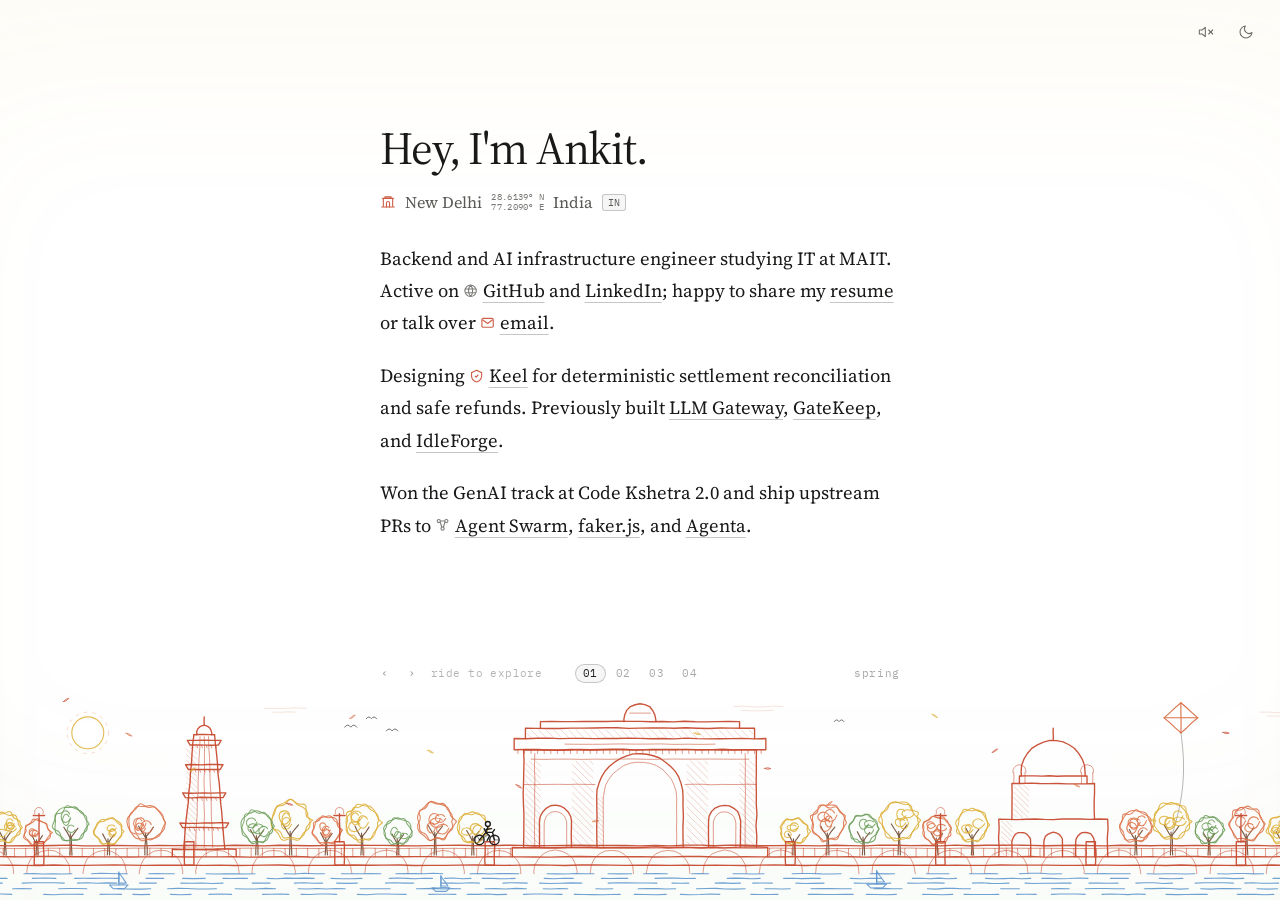
<file: index.html>
<!DOCTYPE html>
<html lang="en">
<head>
<meta charset="UTF-8">
<meta name="viewport" content="width=device-width, initial-scale=1.0, viewport-fit=cover">
<meta name="color-scheme" content="light dark">
<meta name="theme-color" content="#ffffff" media="(prefers-color-scheme: light)">
<meta name="theme-color" content="#0d0d0c" media="(prefers-color-scheme: dark)">
<title>Ankit Sinha</title>
<meta name="description" content="Ankit Sinha builds backend and AI infrastructure systems that stay correct when the network lies.">
<meta name="author" content="Ankit Sinha">
<meta property="og:type" content="website">
<meta property="og:title" content="Ankit Sinha">
<meta property="og:description" content="Backend and AI infrastructure systems that stay correct when the network lies.">
<meta property="og:url" content="https://anki.site/">
<meta property="og:site_name" content="Ankit Sinha">
<link rel="icon" href="data:image/svg+xml,%3Csvg%20xmlns='http://www.w3.org/2000/svg'%20viewBox='0%200%2064%2064'%3E%3Crect%20width='64'%20height='64'%20rx='10'%20fill='%23c84b31'/%3E%3Ctext%20x='32'%20y='42'%20text-anchor='middle'%20font-family='Georgia,serif'%20font-size='26'%20fill='white'%3EA%3C/text%3E%3C/svg%3E">
<link rel="preconnect" href="https://fonts.googleapis.com">
<link rel="preconnect" href="https://fonts.gstatic.com" crossorigin>
<link href="https://fonts.googleapis.com/css2?family=IBM+Plex+Mono:wght@400;500&family=Source+Serif+4:ital,opsz,wght@0,8..60,400..600;1,8..60,400&display=swap" rel="stylesheet">
<script>
(function(){
  try{
    var t = localStorage.getItem("theme");
    if(t === "light" || t === "dark") document.documentElement.setAttribute("data-theme", t);
  }catch(e){}
})();
</script>
<style>
  :root {
    --serif: "Source Serif 4", ui-serif, Georgia, "Times New Roman", serif;
    --mono: "IBM Plex Mono", ui-monospace, SFMono-Regular, Menlo, monospace;

    --paper: #ffffff;
    --ink: #191918;
    --ink-muted: #5a5955;
    --rule: rgba(25, 25, 24, 0.25);
    --badge-bg: rgba(25, 25, 24, 0.04);
    --badge-border: rgba(25, 25, 24, 0.22);
    --toggle-hover: rgba(25, 25, 24, 0.06);
    --sky-glow: rgba(222, 176, 56, 0.055);
    --horizon-glow: rgba(105, 155, 86, 0.045);

    /* Spring (Basant) default palette */
    --illus-red: #c84b31;
    --illus-gold: #deb038;
    --illus-amber: #dc7248;
    --illus-sage: #699b56;
    --illus-trunk: #7d5a44;
    --illus-water: #5892cb;
    --illus-ink: #1f1e1c;
    --sun-opacity: 0.85;
  }

  :root[data-season="summer"] {
    --paper: #fdf6e7;
    --ink: #221c13;
    --ink-muted: #6e5f4a;
    --rule: rgba(34, 28, 19, 0.23);
    --badge-bg: rgba(34, 28, 19, 0.04);
    --badge-border: rgba(34, 28, 19, 0.21);
    --toggle-hover: rgba(34, 28, 19, 0.06);
    --sky-glow: rgba(230, 163, 24, 0.14);
    --horizon-glow: rgba(216, 95, 37, 0.09);

    --illus-red: #cf5628;
    --illus-gold: #e6a318;
    --illus-amber: #d85f25;
    --illus-sage: #939843;
    --illus-water: #4b8dc9;
    --illus-ink: #221c13;
    --sun-opacity: 0.96;
  }

  :root[data-season="monsoon"] {
    --paper: #eef3f7;
    --ink: #141c24;
    --ink-muted: #4f5f6e;
    --rule: rgba(20, 28, 36, 0.22);
    --badge-bg: rgba(20, 28, 36, 0.045);
    --badge-border: rgba(20, 28, 36, 0.21);
    --toggle-hover: rgba(20, 28, 36, 0.06);
    --sky-glow: rgba(58, 117, 173, 0.15);
    --horizon-glow: rgba(72, 125, 88, 0.08);

    --illus-red: #9f5244;
    --illus-gold: #8a9b68;
    --illus-amber: #7a8a6b;
    --illus-sage: #487d58;
    --illus-water: #3a75ad;
    --illus-ink: #141c24;
    --sun-opacity: 0.28;
  }

  :root[data-season="autumn"] {
    --paper: #faf1eb;
    --ink: #221714;
    --ink-muted: #6e5750;
    --rule: rgba(34, 23, 20, 0.23);
    --badge-bg: rgba(34, 23, 20, 0.04);
    --badge-border: rgba(34, 23, 20, 0.21);
    --toggle-hover: rgba(34, 23, 20, 0.06);
    --sky-glow: rgba(217, 142, 38, 0.11);
    --horizon-glow: rgba(199, 83, 40, 0.09);

    --illus-red: #b8442a;
    --illus-gold: #d98e26;
    --illus-amber: #c75328;
    --illus-sage: #8c7b42;
    --illus-water: #698eb3;
    --illus-ink: #221714;
    --sun-opacity: 0.72;
  }

  @media (prefers-color-scheme: dark) {
    :root:not([data-theme="light"]) {
      --paper: #0d0d0c;
      --ink: #ece9e1;
      --ink-muted: #9d978c;
      --rule: rgba(236, 233, 225, 0.26);
      --badge-bg: rgba(236, 233, 225, 0.06);
      --badge-border: rgba(236, 233, 225, 0.22);
      --toggle-hover: rgba(236, 233, 225, 0.08);
      --sky-glow: rgba(236, 192, 84, 0.055);
      --horizon-glow: rgba(126, 181, 107, 0.045);

      --illus-red: #e06b50;
      --illus-gold: #ecc054;
      --illus-amber: #ea8861;
      --illus-sage: #7eb56b;
      --illus-trunk: #9c7a62;
      --illus-water: #70a8df;
      --illus-ink: #ece9e1;
    }
    :root:not([data-theme="light"])[data-season="summer"] {
      --paper: #16110b;
      --ink: #f4ead7;
      --ink-muted: #b09b7e;
      --rule: rgba(244, 234, 215, 0.24);
      --badge-bg: rgba(244, 234, 215, 0.06);
      --badge-border: rgba(244, 234, 215, 0.22);
      --toggle-hover: rgba(244, 234, 215, 0.08);
      --sky-glow: rgba(242, 183, 56, 0.11);
      --horizon-glow: rgba(234, 120, 70, 0.08);

      --illus-red: #ea7846;
      --illus-gold: #f2b738;
      --illus-amber: #e8743c;
      --illus-sage: #a7ab56;
      --illus-water: #649fd8;
      --illus-ink: #f4ead7;
    }
    :root:not([data-theme="light"])[data-season="monsoon"] {
      --paper: #0a1118;
      --ink: #e2ebf3;
      --ink-muted: #8497aa;
      --rule: rgba(226, 235, 243, 0.24);
      --badge-bg: rgba(226, 235, 243, 0.06);
      --badge-border: rgba(226, 235, 243, 0.22);
      --toggle-hover: rgba(226, 235, 243, 0.08);
      --sky-glow: rgba(89, 149, 204, 0.13);
      --horizon-glow: rgba(95, 153, 112, 0.08);

      --illus-red: #bf7363;
      --illus-gold: #9fb07c;
      --illus-amber: #8c9b7c;
      --illus-sage: #5f9970;
      --illus-water: #5995cc;
      --illus-ink: #e2ebf3;
    }
    :root:not([data-theme="light"])[data-season="autumn"] {
      --paper: #150e0c;
      --ink: #f2e5df;
      --ink-muted: #ad9187;
      --rule: rgba(242, 229, 223, 0.24);
      --badge-bg: rgba(242, 229, 223, 0.06);
      --badge-border: rgba(242, 229, 223, 0.22);
      --toggle-hover: rgba(242, 229, 223, 0.08);
      --sky-glow: rgba(229, 163, 60, 0.10);
      --horizon-glow: rgba(217, 108, 62, 0.09);

      --illus-red: #d46246;
      --illus-gold: #e5a33c;
      --illus-amber: #d96c3e;
      --illus-sage: #a89554;
      --illus-water: #799ec2;
      --illus-ink: #f2e5df;
    }
  }

  :root[data-theme="light"] {
    color-scheme: light;
  }

  :root[data-theme="dark"] {
    color-scheme: dark;
    --paper: #0d0d0c;
    --ink: #ece9e1;
    --ink-muted: #9d978c;
    --rule: rgba(236, 233, 225, 0.26);
    --badge-bg: rgba(236, 233, 225, 0.06);
    --badge-border: rgba(236, 233, 225, 0.22);
    --toggle-hover: rgba(236, 233, 225, 0.08);
    --sky-glow: rgba(236, 192, 84, 0.055);
    --horizon-glow: rgba(126, 181, 107, 0.045);

    --illus-red: #e06b50;
    --illus-gold: #ecc054;
    --illus-amber: #ea8861;
    --illus-sage: #7eb56b;
    --illus-trunk: #9c7a62;
    --illus-water: #70a8df;
    --illus-ink: #ece9e1;
  }
  :root[data-theme="dark"][data-season="summer"] {
    --paper: #16110b;
    --ink: #f4ead7;
    --ink-muted: #b09b7e;
    --rule: rgba(244, 234, 215, 0.24);
    --badge-bg: rgba(244, 234, 215, 0.06);
    --badge-border: rgba(244, 234, 215, 0.22);
    --toggle-hover: rgba(244, 234, 215, 0.08);
    --sky-glow: rgba(242, 183, 56, 0.11);
    --horizon-glow: rgba(234, 120, 70, 0.08);

    --illus-red: #ea7846;
    --illus-gold: #f2b738;
    --illus-amber: #e8743c;
    --illus-sage: #a7ab56;
    --illus-water: #649fd8;
    --illus-ink: #f4ead7;
  }
  :root[data-theme="dark"][data-season="monsoon"] {
    --paper: #0a1118;
    --ink: #e2ebf3;
    --ink-muted: #8497aa;
    --rule: rgba(226, 235, 243, 0.24);
    --badge-bg: rgba(226, 235, 243, 0.06);
    --badge-border: rgba(226, 235, 243, 0.22);
    --toggle-hover: rgba(226, 235, 243, 0.08);
    --sky-glow: rgba(89, 149, 204, 0.13);
    --horizon-glow: rgba(95, 153, 112, 0.08);

    --illus-red: #bf7363;
    --illus-gold: #9fb07c;
    --illus-amber: #8c9b7c;
    --illus-sage: #5f9970;
    --illus-water: #5995cc;
    --illus-ink: #e2ebf3;
  }
  :root[data-theme="dark"][data-season="autumn"] {
    --paper: #150e0c;
    --ink: #f2e5df;
    --ink-muted: #ad9187;
    --rule: rgba(242, 229, 223, 0.24);
    --badge-bg: rgba(242, 229, 223, 0.06);
    --badge-border: rgba(242, 229, 223, 0.22);
    --toggle-hover: rgba(242, 229, 223, 0.08);
    --sky-glow: rgba(229, 163, 60, 0.10);
    --horizon-glow: rgba(217, 108, 62, 0.09);

    --illus-red: #d46246;
    --illus-gold: #e5a33c;
    --illus-amber: #d96c3e;
    --illus-sage: #a89554;
    --illus-water: #799ec2;
    --illus-ink: #f2e5df;
  }

  * { box-sizing: border-box; }
  button { font: inherit; }
  html {
    -webkit-text-size-adjust: 100%;
    background: var(--paper);
    transition: background-color 1.4s ease;
  }

  body {
    margin: 0;
    min-height: 100svh;
    display: flex;
    flex-direction: column;
    position: relative;
    background: var(--paper);
    color: var(--ink);
    font-family: var(--serif);
    font-optical-sizing: auto;
    font-size: clamp(16.5px, 0.35vw + 15.2px, 18.5px);
    line-height: 1.74;
    -webkit-font-smoothing: antialiased;
    transition: background-color 1.4s ease, color 1.1s ease;
  }

  body::before {
    content: "";
    position: fixed;
    inset: 0;
    pointer-events: none;
    z-index: 0;
    box-shadow: inset 0 150px 180px -90px var(--sky-glow), inset 0 -170px 190px -100px var(--horizon-glow);
    transition: box-shadow 1.4s ease;
  }

  :root.theme-fast,
  :root.theme-fast body,
  :root.theme-fast body::before {
    transition-duration: 0.2s;
  }

  .top-controls {
    position: fixed;
    top: max(14px, env(safe-area-inset-top, 14px));
    right: max(16px, env(safe-area-inset-right, 16px));
    z-index: 20;
    display: flex;
    align-items: center;
    gap: 4px;
  }

  .theme-toggle,
  .sound-toggle {
    width: 36px;
    height: 36px;
    display: grid;
    place-items: center;
    border: 1px solid transparent;
    border-radius: 999px;
    background: transparent;
    color: var(--ink-muted);
    opacity: 0.88;
    cursor: pointer;
    padding: 0;
    transition: background-color 0.16s ease, color 0.16s ease, border-color 0.16s ease, opacity 0.16s ease;
  }
  .theme-toggle:hover,
  .sound-toggle:hover {
    background: var(--toggle-hover);
    color: var(--ink);
    border-color: var(--badge-border);
    opacity: 1;
  }
  .theme-toggle:focus-visible,
  .sound-toggle:focus-visible {
    outline: 1.5px solid var(--illus-red);
    outline-offset: 2px;
    opacity: 1;
  }
  .sound-toggle .icon-sound-on { display: none; }
  .sound-toggle .icon-sound-off { display: block; }
  .sound-toggle.is-on {
    color: var(--illus-red);
    opacity: 0.96;
  }
  .sound-toggle.is-on .icon-sound-on { display: block; }
  .sound-toggle.is-on .icon-sound-off { display: none; }

  .theme-toggle .icon-sun { display: none; }
  .theme-toggle .icon-moon { display: block; }
  @media (prefers-color-scheme: dark) {
    :root:not([data-theme="light"]) .theme-toggle .icon-sun { display: block; }
    :root:not([data-theme="light"]) .theme-toggle .icon-moon { display: none; }
  }
  :root[data-theme="dark"] .theme-toggle .icon-sun { display: block; }
  :root[data-theme="dark"] .theme-toggle .icon-moon { display: none; }

  .wrap {
    position: relative;
    z-index: 1;
    width: 100%;
    max-width: 35.5rem;
    margin: auto;
    padding: clamp(32px, 5svh, 64px) 24px clamp(12px, 2svh, 24px);
  }

  h1 {
    margin: 0 0 0.34em;
    font-weight: 400;
    font-size: clamp(2.15rem, 2.2vw + 1.45rem, 2.85rem);
    line-height: 1.1;
    letter-spacing: -0.025em;
  }

  .meta {
    display: flex;
    flex-wrap: wrap;
    align-items: center;
    gap: 0.55em;
    margin: 0 0 1.65em;
    color: var(--ink-muted);
    font-size: 0.87em;
    letter-spacing: 0.005em;
  }

  .meta-icon {
    flex: none;
    color: var(--illus-red);
    opacity: 0.9;
    transform: translateY(-0.5px);
    transition: color 2.8s ease;
  }

  .coords-btn {
    appearance: none;
    background: none;
    border: 0;
    padding: 1px 4px;
    margin: -1px -4px;
    border-radius: 3px;
    color: inherit;
    cursor: pointer;
    display: inline-flex;
    align-items: center;
    transition: background-color 0.16s ease, color 0.16s ease;
  }
  .coords-btn:hover,
  .coords-btn:focus-visible {
    background: var(--badge-bg);
    color: var(--ink);
    outline: none;
  }
  .coords-btn .ist-time {
    display: none;
    font-family: var(--mono);
    font-size: 0.68em;
    line-height: 1.25;
    color: var(--illus-red);
    letter-spacing: 0.03em;
  }
  .coords-btn.show-time .coords-stack { display: none; }
  .coords-btn.show-time .ist-time { display: inline; }

  .coords-stack {
    display: inline-flex;
    flex-direction: column;
    font-family: var(--mono);
    font-size: 0.56em;
    line-height: 1.15;
    letter-spacing: 0.03em;
    opacity: 0.82;
  }

  .country-badge {
    display: inline-flex;
    align-items: center;
    padding: 0.08em 0.42em 0.06em;
    border: 1px solid var(--badge-border);
    border-radius: 3px;
    background: var(--badge-bg);
    color: var(--ink-muted);
    font-family: var(--mono);
    font-size: 0.64em;
    line-height: 1.25;
    letter-spacing: 0.06em;
  }

  p {
    margin: 0;
    text-wrap: pretty;
  }

  p + p {
    margin-top: 1.12em;
  }

  .ilink {
    display: inline-flex;
    align-items: baseline;
    gap: 0.24em;
    white-space: nowrap;
  }

  .ilink-ico {
    width: 0.82em;
    height: 0.82em;
    flex: none;
    align-self: center;
    color: var(--ink-muted);
    opacity: 0.78;
    transform: translateY(-0.04em);
    transition: color 0.16s ease, opacity 0.16s ease;
  }
  .ilink-ico.accent {
    color: var(--illus-red);
    opacity: 0.88;
  }
  .ilink:hover .ilink-ico {
    opacity: 1;
    color: var(--ink);
  }
  .ilink:hover .ilink-ico.accent {
    color: var(--illus-red);
  }

  a {
    color: inherit;
    text-decoration-line: underline;
    text-decoration-color: var(--rule);
    text-decoration-thickness: 1px;
    text-underline-offset: 0.26em;
    transition: text-decoration-color 0.16s ease, color 0.16s ease;
  }

  a:hover {
    text-decoration-color: var(--ink);
  }

  a:focus-visible {
    outline: 1.5px solid var(--illus-red);
    outline-offset: 3px;
    border-radius: 2px;
  }

  .sections {
    display: grid;
    align-items: center;
  }

  .section {
    grid-area: 1 / 1;
    min-width: 0;
    opacity: 0;
    visibility: hidden;
    pointer-events: none;
    transform: translate3d(calc(var(--sec-dir, 1) * 14px), 0, 0);
    transition: opacity 0.28s ease, transform 0.34s cubic-bezier(0.22, 1, 0.36, 1), visibility 0s linear 0.28s;
  }

  .section.active {
    opacity: 1;
    visibility: visible;
    pointer-events: auto;
    transform: translate3d(0, 0, 0);
    transition: opacity 0.32s ease 0.05s, transform 0.38s cubic-bezier(0.22, 1, 0.36, 1) 0.05s, visibility 0s linear 0s;
  }

  .sec-kicker {
    font-family: var(--mono);
    font-size: 11px;
    letter-spacing: 0.08em;
    text-transform: lowercase;
    color: var(--ink-muted);
    margin: 0 0 0.7em;
    opacity: 0.78;
  }

  .sec-title {
    margin: 0 0 0.75em;
    font-weight: 400;
    font-size: clamp(1.65rem, 1.5vw + 1.15rem, 2.2rem);
    line-height: 1.15;
    letter-spacing: -0.02em;
  }

  .sec-lead {
    margin: 0 0 1.25em;
    color: var(--ink);
    text-wrap: pretty;
  }

  .entry-list {
    list-style: none;
    margin: 0;
    padding: 0;
    border-top: 1px solid var(--rule);
  }

  .entry-row {
    border-bottom: 1px solid var(--rule);
  }

  .entry-link,
  .entry-static {
    display: flex;
    align-items: baseline;
    justify-content: space-between;
    gap: 14px;
    padding: 0.62em 0;
    text-decoration: none;
    color: inherit;
  }

  .entry-link:hover .entry-name,
  .entry-link:focus-visible .entry-name {
    text-decoration-color: var(--ink);
  }

  .entry-link:focus-visible {
    outline: 1.5px solid var(--illus-red);
    outline-offset: 3px;
    border-radius: 2px;
  }

  .entry-main {
    display: flex;
    flex-wrap: wrap;
    align-items: baseline;
    gap: 0.15em 0.65em;
    min-width: 0;
  }

  .entry-name {
    font-weight: 400;
    white-space: nowrap;
    text-decoration-line: underline;
    text-decoration-color: var(--rule);
    text-decoration-thickness: 1px;
    text-underline-offset: 0.24em;
    transition: text-decoration-color 0.16s ease;
  }

  .entry-static .entry-name {
    text-decoration: none;
  }

  .entry-desc {
    font-size: 0.87em;
    color: var(--ink-muted);
    line-height: 1.45;
  }

  .entry-tag {
    flex: none;
    font-family: var(--mono);
    font-size: 11px;
    letter-spacing: 0.03em;
    color: var(--ink-muted);
    opacity: 0.82;
    white-space: nowrap;
  }

  .whisper {
    margin-top: 0.85em;
    min-height: 1.45em;
    font-family: var(--mono);
    font-size: 11px;
    line-height: 1.45;
    letter-spacing: 0.01em;
    color: var(--ink-muted);
    opacity: 0;
    transform: translateY(2px);
    transition: opacity 0.18s ease, transform 0.18s ease;
  }
  .whisper.visible {
    opacity: 0.88;
    transform: translateY(0);
  }

  .horizon {
    position: relative;
    z-index: 1;
    width: 100%;
    margin: 0;
    padding-top: 0;
    overflow: hidden;
    user-select: none;
    -webkit-user-select: none;
    touch-action: pan-y;
    cursor: grab;
    -webkit-tap-highlight-color: transparent;
  }
  .horizon:active {
    cursor: grabbing;
  }

  .horizon-bar {
    width: 100%;
    max-width: 35.5rem;
    margin: 0 auto;
    padding: 0 24px;
    display: grid;
    grid-template-columns: 1fr auto 1fr;
    align-items: center;
    gap: 8px;
  }

  .ride-controls {
    justify-self: start;
    display: inline-flex;
    align-items: center;
    gap: 4px;
    margin-left: -7px;
    min-width: 0;
  }

  .ride-btn {
    appearance: none;
    background: transparent;
    border: 1px solid transparent;
    border-radius: 999px;
    padding: 2px 7px;
    font-family: var(--mono);
    font-size: 11.5px;
    line-height: 1.25;
    color: var(--ink-muted);
    opacity: 0.56;
    cursor: pointer;
    transition: opacity 0.16s ease, color 0.16s ease, background-color 0.16s ease, border-color 0.16s ease;
  }
  .ride-btn:hover,
  .ride-btn:focus-visible,
  .ride-btn.active {
    opacity: 0.95;
    color: var(--ink);
    background: var(--toggle-hover);
    border-color: var(--badge-border);
    outline: none;
  }

  .ride-hint {
    font-family: var(--mono);
    font-size: 10.5px;
    line-height: 1.25;
    letter-spacing: 0.04em;
    color: var(--ink-muted);
    opacity: 0.45;
    margin-left: 4px;
    white-space: nowrap;
    overflow: hidden;
    text-overflow: ellipsis;
    pointer-events: none;
    transition: opacity 0.6s ease;
  }
  .ride-hint.faded {
    opacity: 0;
  }

  .section-nav {
    display: inline-flex;
    align-items: center;
    gap: 2px;
    flex: none;
  }

  .sec-btn {
    appearance: none;
    background: transparent;
    border: 1px solid transparent;
    border-radius: 999px;
    padding: 2px 7px;
    font-family: var(--mono);
    font-size: 10.5px;
    line-height: 1.25;
    letter-spacing: 0.05em;
    color: var(--ink-muted);
    opacity: 0.52;
    cursor: pointer;
    transition: opacity 0.18s ease, color 0.18s ease, background-color 0.18s ease, border-color 0.18s ease;
  }
  .sec-btn:hover,
  .sec-btn:focus-visible {
    opacity: 0.95;
    color: var(--ink);
    background: var(--toggle-hover);
    outline: none;
  }
  .sec-btn.is-active {
    opacity: 0.96;
    color: var(--ink);
    border-color: var(--badge-border);
    background: var(--badge-bg);
  }

  .season-pill {
    justify-self: end;
    flex: none;
    margin-right: -8px;
    appearance: none;
    background: transparent;
    border: 0;
    padding: 4px 8px;
    border-radius: 999px;
    font-family: var(--mono);
    font-size: 10.5px;
    line-height: 1.25;
    letter-spacing: 0.06em;
    text-transform: lowercase;
    color: var(--ink-muted);
    opacity: 0.52;
    cursor: pointer;
    transition: opacity 0.18s ease, color 0.18s ease, background-color 0.18s ease;
  }
  .season-pill:hover,
  .season-pill:focus-visible {
    opacity: 0.95;
    color: var(--ink);
    background: var(--toggle-hover);
    outline: none;
  }

  .horizon svg {
    display: block;
    width: 100%;
    height: clamp(150px, 24svh, 255px);
  }

  .illus-red    { stroke: var(--illus-red); transition: stroke 3s ease; }
  .illus-gold   { stroke: var(--illus-gold); transition: stroke 3s ease, fill 3s ease; }
  .illus-amber  { stroke: var(--illus-amber); transition: stroke 3s ease, fill 3s ease; }
  .illus-sage   { stroke: var(--illus-sage); transition: stroke 3s ease; }
  .illus-trunk  { stroke: var(--illus-trunk); transition: stroke 3s ease; }
  .illus-water  { stroke: var(--illus-water); transition: stroke 3s ease; }
  .illus-ink    { stroke: var(--illus-ink); transition: stroke 1.2s ease; }
  .leaf-fill    { fill: var(--illus-gold); fill-opacity: 0.24; }
  .petal-fill   { fill: var(--illus-amber); fill-opacity: 0.2; }
  .runner-head  { fill: var(--paper); transition: fill 1.4s ease; }

  .sun-core { opacity: var(--sun-opacity); transition: opacity 2.5s ease, stroke 3s ease; }
  .sun-halo { opacity: calc(var(--sun-opacity) * 0.42); transition: opacity 2.5s ease, stroke 3s ease; }

  /* Weather overlays crossfade by data-season */
  .wx {
    opacity: 0;
    pointer-events: none;
    transition: opacity 2.2s ease;
  }
  :root[data-season="spring"] .wx-spring { opacity: 0.78; }
  :root[data-season="summer"] .wx-summer { opacity: 0.65; }
  :root[data-season="monsoon"] .wx-monsoon { opacity: 0.62; }
  :root[data-season="monsoon"]:not(.is-cycling) .wx-monsoon { opacity: 0.24; }
  :root[data-season="autumn"] .wx-autumn { opacity: 0.72; }

  .petal-drift {
    animation: petal-fall 9s linear -3.2s infinite;
  }
  @keyframes petal-fall {
    0% { transform: translate(24px, -28px); opacity: 0; }
    12% { opacity: 1; }
    85% { opacity: 1; }
    100% { transform: translate(-48px, 68px); opacity: 0; }
  }

  .leaf-drift {
    animation: leaf-fall 11s linear -4.1s infinite;
  }
  @keyframes leaf-fall {
    0% { transform: translate(18px, -24px); opacity: 0; }
    15% { opacity: 1; }
    85% { opacity: 1; }
    100% { transform: translate(-54px, 74px); opacity: 0; }
  }

  .rain-a { animation: rain-drop 0.75s linear -0.2s infinite; }
  .rain-b { animation: rain-drop 0.75s linear -0.57s infinite; }
  @keyframes rain-drop {
    0% { transform: translate(12px, -36px); opacity: 0; }
    15% { opacity: 0.9; }
    85% { opacity: 0.9; }
    100% { transform: translate(-18px, 72px); opacity: 0; }
  }

  .kite {
    transform-origin: 1296px 100px;
    animation: kite-sway 7s ease-in-out infinite;
    transition: transform 0.28s cubic-bezier(0.22, 1, 0.36, 1), opacity 2s ease;
  }
  :root[data-season="monsoon"] .kite {
    opacity: 0.25;
  }
  .kite.tug {
    transform: translate(4px, -9px) rotate(-5deg);
  }
  @keyframes kite-sway {
    0%, 100% { transform: translate(0, 0) rotate(0deg); }
    50% { transform: translate(-2px, -3px) rotate(1.6deg); }
  }

  :root:not(.is-cycling) .kite,
  :root:not(.is-cycling) .petal-drift,
  :root:not(.is-cycling) .leaf-drift,
  :root:not(.is-cycling) .rain-a,
  :root:not(.is-cycling) .rain-b {
    animation-play-state: paused;
  }

  .water-ripple {
    stroke: var(--illus-water);
    stroke-width: 1;
    fill: none;
    animation: ripple-expand 0.95s ease-out forwards;
    pointer-events: none;
  }
  @keyframes ripple-expand {
    0% { opacity: 0.85; rx: 2; ry: 0.8; }
    100% { opacity: 0; rx: 28; ry: 4.5; }
  }

  .runner {
    cursor: pointer;
  }

  @media (max-width: 600px) {
    body {
      font-size: clamp(15.5px, 4.1vw, 17px);
      line-height: 1.64;
    }
    .wrap {
      margin: auto;
      padding: clamp(44px, 6.5svh, 72px) 22px 18px;
    }
    h1 {
      font-size: clamp(1.95rem, 8.6vw, 2.4rem);
    }
    .sec-title {
      font-size: clamp(1.5rem, 6.4vw, 1.85rem);
    }
    .meta {
      margin-bottom: 1.35em;
      font-size: 0.85em;
    }
    p {
      margin-top: 0.96em;
    }
    .whisper {
      display: none;
    }
    .ride-hint {
      display: none;
    }
    .sec-btn {
      padding: 2px 5px;
    }
    .entry-link,
    .entry-static {
      padding: 0.54em 0;
      gap: 10px;
    }
    .entry-desc {
      font-size: 0.84em;
    }
    .horizon-bar {
      padding: 0 22px;
    }
    .horizon svg {
      height: clamp(148px, 23svh, 198px);
    }
  }

  @media (max-width: 600px) and (max-height: 700px) {
    body {
      font-size: 15px;
      line-height: 1.56;
    }
    .wrap {
      padding: 38px 22px 12px;
    }
    .meta {
      margin-bottom: 1.05em;
    }
    p {
      margin-top: 0.8em;
    }
    .sec-title {
      margin-bottom: 0.55em;
    }
    .sec-lead {
      margin-bottom: 0.9em;
    }
    .entry-link,
    .entry-static {
      padding: 0.44em 0;
    }
    .horizon svg {
      height: 136px;
    }
  }

  @media (prefers-reduced-motion: reduce) {
    body, a, .theme-toggle, .sound-toggle, .whisper, .section, #sky-layer, .kite, .wx, .petal-drift, .leaf-drift, .rain-a, .rain-b {
      transition: none;
      animation: none;
    }
    .water-ripple { animation: none; opacity: 0; }
  }
</style>
</head>
<body>

<div class="top-controls">
  <button class="sound-toggle" id="sound-toggle" type="button" aria-label="Toggle ambient sound" aria-pressed="false" title="Toggle seasonal soundscape (M)">
    <svg class="icon-sound-off" width="16" height="16" viewBox="0 0 24 24" fill="none" stroke="currentColor" stroke-width="1.6" stroke-linecap="round" stroke-linejoin="round" aria-hidden="true">
      <polygon points="11 5 6 9 2 9 2 15 6 15 11 19 11 5"/>
      <line x1="22" y1="9" x2="16" y2="15"/>
      <line x1="16" y1="9" x2="22" y2="15"/>
    </svg>
    <svg class="icon-sound-on" width="16" height="16" viewBox="0 0 24 24" fill="none" stroke="currentColor" stroke-width="1.6" stroke-linecap="round" stroke-linejoin="round" aria-hidden="true">
      <polygon points="11 5 6 9 2 9 2 15 6 15 11 19 11 5"/>
      <path d="M15.5 8.5a5 5 0 0 1 0 7"/>
      <path d="M18.8 5.8a9 9 0 0 1 0 12.4"/>
    </svg>
  </button>
  <button class="theme-toggle" id="theme-toggle" type="button" aria-label="Toggle color theme" title="Switch light / dark mode (D)">
    <svg class="icon-moon" width="16" height="16" viewBox="0 0 24 24" fill="none" stroke="currentColor" stroke-width="1.6" stroke-linecap="round" stroke-linejoin="round" aria-hidden="true">
      <path d="M21 12.8A9 9 0 1 1 11.2 3a7 7 0 0 0 9.8 9.8Z"/>
    </svg>
    <svg class="icon-sun" width="16" height="16" viewBox="0 0 24 24" fill="none" stroke="currentColor" stroke-width="1.6" stroke-linecap="round" stroke-linejoin="round" aria-hidden="true">
      <circle cx="12" cy="12" r="4"/>
      <path d="M12 2v2m0 16v2M4.9 4.9l1.4 1.4m11.4 11.4 1.4 1.4M2 12h2m16 0h2M4.9 19.1l1.4-1.4m11.4-11.4 1.4-1.4"/>
    </svg>
  </button>
</div>

<main class="wrap">
  <div class="sections" id="sections">
    <section class="section active" data-section="0" aria-label="Intro">
      <h1>Hey, I'm Ankit.</h1>

      <div class="meta" aria-label="Location: New Delhi, India">
        <svg class="meta-icon" width="16" height="14" viewBox="0 0 20 18" fill="none" stroke="currentColor" stroke-width="1.4" stroke-linecap="round" stroke-linejoin="round" aria-hidden="true">
          <path d="M2 16h16M4 16V5h12v11M3 5h14M6 3h8v2H6z"/>
          <path d="M8 16v-5a2 2 0 0 1 4 0v5"/>
        </svg>
        <span>New Delhi</span>
        <button class="coords-btn" id="coords-btn" type="button" title="Toggle local time in New Delhi" aria-label="New Delhi coordinates — click to show local IST time">
          <span class="coords-stack">
            <span>28.6139° N</span>
            <span>77.2090° E</span>
          </span>
          <span class="ist-time" id="ist-time"></span>
        </button>
        <span>India</span>
        <span class="country-badge">IN</span>
      </div>

      <p>
        Backend and AI infrastructure engineer studying IT at MAIT. Active on
        <span class="ilink"><svg class="ilink-ico" viewBox="0 0 24 24" fill="none" stroke="currentColor" stroke-width="1.8" aria-hidden="true"><circle cx="12" cy="12" r="9"/><path d="M3.6 9h16.8M3.6 15h16.8M12 3a14 14 0 0 1 0 18M12 3a14 14 0 0 0 0 18"/></svg><a href="https://github.com/itsgintoki" target="_blank" rel="me noopener">GitHub</a></span>
        and <a href="https://www.linkedin.com/in/ank1202/" target="_blank" rel="me noopener">LinkedIn</a>; happy to share my
        <a href="resume.pdf?v=4" target="_blank" rel="noopener">resume</a>
        or talk over
        <span class="ilink"><svg class="ilink-ico accent" viewBox="0 0 24 24" fill="none" stroke="currentColor" stroke-width="1.8" aria-hidden="true"><rect x="3" y="5" width="18" height="14" rx="2"/><path d="m4 7 8 6 8-6"/></svg><a href="mailto:sinhaankit12jan@gmail.com">email</a></span>.
      </p>

      <p>
        Designing
        <span class="ilink"><svg class="ilink-ico accent" viewBox="0 0 24 24" fill="none" stroke="currentColor" stroke-width="1.8" aria-hidden="true"><path d="M12 3 4 7v5c0 5 3.4 8.5 8 9.8 4.6-1.3 8-4.8 8-9.8V7l-8-4Z"/><path d="m9.5 12.2 1.8 1.8 3.5-3.8"/></svg><a href="work/keel.html" data-note="Keel — deterministic reconciliation + idempotent refund loop (design study)">Keel</a></span>
        for deterministic settlement reconciliation and safe refunds. Previously built
        <a href="work/llm-gateway.html" data-note="LLM Gateway — failover proxy, budgets &amp; virtual keys across providers">LLM Gateway</a>,
        <a href="work/gatekeep.html" data-note="GateKeep — self-destructing secrets, rotating JWTs &amp; signed URLs">GateKeep</a>,
        and
        <a href="work/idleforge.html" data-note="IdleForge — idle economy with row locks &amp; outbox ledger">IdleForge</a>.
      </p>

      <p>
        Won the GenAI track at Code Kshetra 2.0 and ship upstream PRs to
        <span class="ilink"><svg class="ilink-ico" viewBox="0 0 24 24" fill="none" stroke="currentColor" stroke-width="1.8" aria-hidden="true"><circle cx="6" cy="6" r="2.5"/><circle cx="18" cy="6" r="2.5"/><circle cx="12" cy="18" r="2.5"/><path d="M8.2 7.4 10.7 15.8M15.8 7.4 13.3 15.8M8.5 6h7"/></svg><a href="https://github.com/desplega-ai/agent-swarm/pull/2754" target="_blank" rel="noopener">Agent Swarm</a></span>,
        <a href="https://github.com/faker-js/faker/pull/4020" target="_blank" rel="noopener">faker.js</a>,
        and
        <a href="https://github.com/Agenta-AI/agenta/pull/6453" target="_blank" rel="noopener">Agenta</a>.
      </p>

      <div class="whisper" id="whisper" aria-live="polite"></div>
    </section>

    <section class="section" data-section="1" aria-label="Selected work" aria-hidden="true">
      <div class="sec-kicker">02 · selected work</div>
      <h2 class="sec-title">Systems built to stay correct.</h2>
      <ul class="entry-list">
        <li class="entry-row">
          <a class="entry-link" href="work/keel.html">
            <span class="entry-main">
              <span class="entry-name">Keel</span>
              <span class="entry-desc">deterministic ops &amp; safe refunds</span>
            </span>
            <span class="entry-tag">design study</span>
          </a>
        </li>
        <li class="entry-row">
          <a class="entry-link" href="work/llm-gateway.html">
            <span class="entry-main">
              <span class="entry-name">LLM Gateway</span>
              <span class="entry-desc">micro-USD budgets &amp; failover</span>
            </span>
            <span class="entry-tag">proxy</span>
          </a>
        </li>
        <li class="entry-row">
          <a class="entry-link" href="work/gatekeep.html">
            <span class="entry-main">
              <span class="entry-name">GateKeep</span>
              <span class="entry-desc">expiring secrets &amp; signed URLs</span>
            </span>
            <span class="entry-tag">security</span>
          </a>
        </li>
        <li class="entry-row">
          <a class="entry-link" href="work/idleforge.html">
            <span class="entry-main">
              <span class="entry-name">IdleForge</span>
              <span class="entry-desc">row-locked economy &amp; ledger</span>
            </span>
            <span class="entry-tag">backend</span>
          </a>
        </li>
      </ul>
    </section>

    <section class="section" data-section="2" aria-label="Open source" aria-hidden="true">
      <div class="sec-kicker">03 · open source</div>
      <h2 class="sec-title">Shipping in public.</h2>
      <ul class="entry-list">
        <li class="entry-row">
          <div class="entry-static">
            <span class="entry-main">
              <span class="entry-name">Code Kshetra 2.0</span>
              <span class="entry-desc">1st place, GenAI track</span>
            </span>
            <span class="entry-tag">winner</span>
          </div>
        </li>
        <li class="entry-row">
          <a class="entry-link" href="https://github.com/desplega-ai/agent-swarm/pull/2754" target="_blank" rel="noopener">
            <span class="entry-main">
              <span class="entry-name">Agent Swarm</span>
              <span class="entry-desc">upstream contribution</span>
            </span>
            <span class="entry-tag">PR #2754</span>
          </a>
        </li>
        <li class="entry-row">
          <a class="entry-link" href="https://github.com/faker-js/faker/pull/4020" target="_blank" rel="noopener">
            <span class="entry-main">
              <span class="entry-name">faker.js</span>
              <span class="entry-desc">upstream contribution</span>
            </span>
            <span class="entry-tag">PR #4020</span>
          </a>
        </li>
        <li class="entry-row">
          <a class="entry-link" href="https://github.com/Agenta-AI/agenta/pull/6453" target="_blank" rel="noopener">
            <span class="entry-main">
              <span class="entry-name">Agenta</span>
              <span class="entry-desc">upstream contribution</span>
            </span>
            <span class="entry-tag">PR #6453</span>
          </a>
        </li>
      </ul>
    </section>

    <section class="section" data-section="3" aria-label="Elsewhere" aria-hidden="true">
      <div class="sec-kicker">04 · elsewhere</div>
      <h2 class="sec-title">New Delhi, India.</h2>
      <p class="sec-lead">Studying IT at MAIT. Building reliable backend services, financial state machines, and AI tooling.</p>
      <ul class="entry-list">
        <li class="entry-row">
          <a class="entry-link" href="https://github.com/itsgintoki" target="_blank" rel="me noopener">
            <span class="entry-main"><span class="entry-name">GitHub</span></span>
            <span class="entry-tag">@itsgintoki</span>
          </a>
        </li>
        <li class="entry-row">
          <a class="entry-link" href="https://www.linkedin.com/in/ank1202/" target="_blank" rel="me noopener">
            <span class="entry-main"><span class="entry-name">LinkedIn</span></span>
            <span class="entry-tag">in/ank1202</span>
          </a>
        </li>
        <li class="entry-row">
          <a class="entry-link" href="resume.pdf?v=4" target="_blank" rel="noopener">
            <span class="entry-main"><span class="entry-name">Resume</span></span>
            <span class="entry-tag">PDF</span>
          </a>
        </li>
        <li class="entry-row">
          <a class="entry-link" href="mailto:sinhaankit12jan@gmail.com">
            <span class="entry-main"><span class="entry-name">Email</span></span>
            <span class="entry-tag">sinhaankit12jan@gmail.com</span>
          </a>
        </li>
      </ul>
    </section>
  </div>
</main>

<figure class="horizon" id="horizon">
  <div class="horizon-bar">
    <div class="ride-controls">
      <button class="ride-btn" id="ride-prev" type="button" aria-label="Ride backward" title="Hold to ride backward (←)">‹</button>
      <button class="ride-btn" id="ride-next" type="button" aria-label="Ride forward" title="Hold to ride forward (→)">›</button>
      <span class="ride-hint" id="ride-hint">ride to explore</span>
    </div>
    <nav class="section-nav" id="section-nav" aria-label="Sections">
      <button class="sec-btn is-active" type="button" data-stop="0" aria-current="page" title="Intro (1)">01</button>
      <button class="sec-btn" type="button" data-stop="1" title="Selected work (2)">02</button>
      <button class="sec-btn" type="button" data-stop="2" title="Open source (3)">03</button>
      <button class="sec-btn" type="button" data-stop="3" title="Elsewhere (4)">04</button>
    </nav>
    <button class="season-pill" id="season-pill" type="button" title="Click to change season (S)">spring</button>
  </div>
<svg id="horizon-svg" viewBox="0 48 1440 230" preserveAspectRatio="xMidYMax slice" role="presentation">
  <defs>
    <g id="sky-tile">
      <g class="illus-ink" stroke-width="1.05" stroke-opacity=".62"><path d="M405.5 94.0q3.2 -4.5 6.5 0q3.2 -4.5 6.5 0"/><path d="M428.5 85.0q2.8 -3.8 5.5 0q2.8 -3.8 5.5 0"/><path d="M449.8 98.0q3.1 -4.3 6.2 0q3.1 -4.3 6.2 0"/><path d="M926.8 88.0q2.6 -3.6 5.2 0q2.6 -3.6 5.2 0"/><path d="M1573.8 92.0q3.1 -4.3 6.2 0q3.1 -4.3 6.2 0"/><path d="M1598.7 83.0q2.7 -3.7 5.3 0q2.7 -3.7 5.3 0"/><path d="M2034.2 89.0q2.9 -4.0 5.9 0q2.9 -4.0 5.9 0"/><path d="M2454.5 96.0q2.8 -3.8 5.5 0q2.8 -3.8 5.5 0"/><path d="M2477.1 86.0q2.4 -3.4 4.9 0q2.4 -3.4 4.9 0"/></g>
      <g class="illus-amber" stroke-width=".75" stroke-opacity=".28"><path d="M320.0 74.0L331.0 74.0L342.0 74.0L353.0 73.4L364.0 74.0"/><path d="M328.0 78.0L336.7 78.1L345.3 77.7L354.0 78.0"/><path d="M820.0 72.0L830.4 71.5L840.8 72.4L851.2 72.5L861.6 71.5L872.0 72.0"/><path d="M828.0 76.0L839.3 76.6L850.7 76.4L862.0 76.0"/><path d="M1380.0 78.0L1389.5 77.9L1399.0 78.7L1408.5 77.4L1418.0 78.0"/><path d="M1388.0 82.0L1398.0 82.2L1408.0 82.0"/><path d="M1860.0 73.0L1869.6 72.3L1879.2 72.3L1888.8 72.4L1898.4 72.3L1908.0 73.0"/><path d="M1868.0 77.0L1878.0 76.4L1888.0 76.7L1898.0 77.0"/><path d="M2340.0 76.0L2350.5 76.0L2361.0 76.4L2371.5 75.2L2382.0 76.0"/><path d="M2348.0 80.0L2360.0 79.7L2372.0 80.0"/><path d="M2740.0 72.0L2749.2 72.7L2758.4 72.3L2767.6 72.5L2776.8 71.3L2786.0 72.0"/><path d="M2748.0 76.0L2757.3 75.7L2766.7 76.4L2776.0 76.0"/></g>
    </g>
    <g id="world-tile">
      <g class="illus-trunk" stroke-width="1.2"><path d="M42.8 230.0L43.3 220.1L43.5 210.2"/><path d="M45.2 230.0L44.5 221.6L44.5 213.2"/><path d="M44.0 216.2L40.6 210.2L37.4 204.0"/><path d="M44.0 214.2L47.1 209.4L50.6 204.9"/><path d="M76.8 230.0L77.3 221.9L77.5 213.8"/><path d="M79.2 230.0L78.9 223.4L78.5 216.8"/><path d="M78.0 219.8L75.1 214.3L72.3 208.8"/><path d="M78.0 217.8L80.9 213.7L83.7 209.5"/><path d="M112.8 230.0L113.2 222.5L113.0 215.0L113.5 207.5"/><path d="M115.2 230.0L114.6 220.3L114.5 210.5"/><path d="M114.0 213.5L110.5 206.8L106.5 200.5"/><path d="M114.0 211.5L117.8 206.5L121.5 201.5"/><path d="M152.8 230.0L153.3 221.5L153.5 212.9"/><path d="M155.2 230.0L154.9 222.9L154.5 215.9"/><path d="M154.0 218.9L150.8 213.3L147.8 207.6"/><path d="M154.0 216.9L156.9 212.5L160.2 208.3"/><path d="M192.8 230.0L192.7 222.2L193.5 214.4L193.5 206.6"/><path d="M195.2 230.0L195.3 223.2L194.7 216.4L194.5 209.6"/><path d="M194.0 212.6L191.4 208.1L188.5 203.9L186.1 199.3"/><path d="M194.0 210.6L198.2 205.7L201.9 200.4"/><path d="M310.8 230.0L311.0 223.1L311.5 216.2L311.5 209.3"/><path d="M313.2 230.0L313.2 221.1L312.5 212.3"/><path d="M312.0 215.3L308.6 209.0L305.0 202.9"/><path d="M312.0 213.3L315.6 208.6L319.0 203.8"/><path d="M346.8 230.0L347.2 221.6L347.3 213.2L347.5 204.8"/><path d="M349.2 230.0L349.0 222.6L348.5 215.2L348.5 207.8"/><path d="M348.0 210.8L345.0 206.3L342.4 201.6L339.6 197.0"/><path d="M348.0 208.8L351.9 203.2L356.4 198.1"/><path d="M384.8 230.0L385.3 221.0L385.5 212.0"/><path d="M387.2 230.0L386.5 222.5L386.5 215.0"/><path d="M386.0 218.0L382.9 212.2L379.8 206.4"/><path d="M386.0 216.0L389.1 211.6L392.2 207.2"/><path d="M422.8 230.0L423.3 222.2L423.3 214.4L423.5 206.6"/><path d="M425.2 230.0L424.9 223.2L424.7 216.4L424.5 209.6"/><path d="M424.0 212.6L421.3 208.3L418.7 203.9L416.5 199.3"/><path d="M424.0 210.6L428.0 205.7L431.5 200.4"/><path d="M460.8 230.0L461.4 221.5L461.5 212.9"/><path d="M463.2 230.0L463.2 222.9L462.5 215.9"/><path d="M462.0 218.9L458.9 213.3L455.8 207.6"/><path d="M462.0 216.9L465.0 212.6L468.2 208.3"/><path d="M500.8 230.0L501.1 221.9L501.2 213.8L501.5 205.7"/><path d="M503.2 230.0L502.8 222.9L502.5 215.8L502.5 208.7"/><path d="M502.0 211.7L499.5 207.1L496.8 202.6L494.1 198.1"/><path d="M502.0 209.7L505.8 204.3L509.9 199.2"/><path d="M540.8 230.0L541.2 220.1L541.5 210.2"/><path d="M543.2 230.0L542.8 221.6L542.5 213.2"/><path d="M542.0 216.2L538.9 210.0L535.4 204.0"/><path d="M542.0 214.2L545.2 209.5L548.6 204.9"/><path d="M882.8 230.0L882.9 221.4L883.5 212.9"/><path d="M885.2 230.0L884.8 223.0L884.5 215.9"/><path d="M884.0 218.9L881.0 213.2L877.8 207.6"/><path d="M884.0 216.9L887.2 212.7L890.2 208.3"/><path d="M918.8 230.0L919.0 222.2L919.2 214.4L919.5 206.6"/><path d="M921.2 230.0L921.1 223.2L920.7 216.4L920.5 209.6"/><path d="M920.0 212.6L917.8 208.0L914.8 203.9L912.5 199.3"/><path d="M920.0 210.6L923.5 205.3L927.5 200.4"/><path d="M956.8 230.0L957.4 220.6L957.5 211.1"/><path d="M959.2 230.0L958.9 222.0L958.5 214.1"/><path d="M958.0 217.1L954.4 211.3L951.4 205.2"/><path d="M958.0 215.1L961.0 210.4L964.6 206.1"/><path d="M994.8 230.0L995.1 221.6L995.5 213.2L995.5 204.8"/><path d="M997.2 230.0L997.1 222.6L996.5 215.2L996.5 207.8"/><path d="M996.0 210.8L993.4 206.1L990.4 201.6L987.6 197.0"/><path d="M996.0 208.8L1000.3 203.5L1004.4 198.1"/><path d="M1034.8 230.0L1034.8 221.0L1035.5 212.0"/><path d="M1037.2 230.0L1036.7 222.5L1036.5 215.0"/><path d="M1036.0 218.0L1033.2 212.1L1029.8 206.4"/><path d="M1036.0 216.0L1039.0 211.5L1042.2 207.2"/><path d="M1072.8 230.0L1073.4 222.8L1073.3 215.6L1073.5 208.4"/><path d="M1075.2 230.0L1074.5 220.7L1074.5 211.4"/><path d="M1074.0 214.4L1070.5 208.0L1067.0 201.7"/><path d="M1074.0 212.4L1077.4 207.4L1081.0 202.6"/><path d="M1246.8 230.0L1247.3 223.1L1247.3 216.2L1247.5 209.3"/><path d="M1249.2 230.0L1248.7 221.2L1248.5 212.3"/><path d="M1248.0 215.3L1244.2 209.2L1241.0 202.9"/><path d="M1248.0 213.3L1251.6 208.6L1255.0 203.8"/><path d="M1284.8 230.0L1285.0 221.9L1285.3 213.8L1285.5 205.7"/><path d="M1287.2 230.0L1286.7 222.9L1287.0 215.8L1286.5 208.7"/><path d="M1286.0 211.7L1283.4 207.2L1280.8 202.6L1278.1 198.1"/><path d="M1286.0 209.7L1290.1 204.6L1293.9 199.2"/><path d="M1324.8 230.0L1325.4 221.0L1325.5 212.0"/><path d="M1327.2 230.0L1326.8 222.5L1326.5 215.0"/><path d="M1326.0 218.0L1323.2 212.1L1319.8 206.4"/><path d="M1326.0 216.0L1329.2 211.7L1332.2 207.2"/><path d="M1364.8 230.0L1364.8 222.5L1365.3 215.0L1365.5 207.5"/><path d="M1367.2 230.0L1366.6 220.3L1366.5 210.5"/><path d="M1366.0 213.5L1362.5 206.8L1358.5 200.5"/><path d="M1366.0 211.5L1369.6 206.4L1373.5 201.5"/><path d="M1402.8 230.0L1402.8 220.5L1403.5 211.1"/><path d="M1405.2 230.0L1404.7 222.1L1404.5 214.1"/><path d="M1404.0 217.1L1400.8 211.1L1397.4 205.2"/><path d="M1404.0 215.1L1407.5 210.8L1410.6 206.1"/><path d="M1466.8 230.0L1467.4 220.1L1467.5 210.2"/><path d="M1469.2 230.0L1469.0 221.6L1468.5 213.2"/><path d="M1468.0 216.2L1464.7 210.1L1461.4 204.0"/><path d="M1468.0 214.2L1471.0 209.4L1474.6 204.9"/><path d="M1504.8 230.0L1504.8 222.2L1505.6 214.4L1505.5 206.6"/><path d="M1507.2 230.0L1506.7 223.2L1506.7 216.4L1506.5 209.6"/><path d="M1506.0 212.6L1503.2 208.3L1501.0 203.8L1498.5 199.3"/><path d="M1506.0 210.6L1509.7 205.4L1513.5 200.4"/><path d="M1544.8 230.0L1544.9 221.4L1545.5 212.9"/><path d="M1547.2 230.0L1547.0 222.9L1546.5 215.9"/><path d="M1546.0 218.9L1542.6 213.4L1539.8 207.6"/><path d="M1546.0 216.9L1549.1 212.6L1552.2 208.3"/><path d="M1586.8 230.0L1587.4 222.8L1587.3 215.6L1587.5 208.4"/><path d="M1589.2 230.0L1588.7 220.7L1588.5 211.4"/><path d="M1588.0 214.4L1584.8 207.9L1581.0 201.7"/><path d="M1588.0 212.4L1591.5 207.5L1595.0 202.6"/><path d="M1626.8 230.0L1627.1 221.0L1627.5 212.0"/><path d="M1629.2 230.0L1629.1 222.5L1628.5 215.0"/><path d="M1628.0 218.0L1624.9 212.2L1621.8 206.4"/><path d="M1628.0 216.0L1630.9 211.4L1634.2 207.2"/><path d="M1818.8 230.0L1818.7 223.1L1818.9 216.2L1819.5 209.3"/><path d="M1821.2 230.0L1821.0 221.1L1820.5 212.3"/><path d="M1820.0 215.3L1816.2 209.2L1813.0 202.9"/><path d="M1820.0 213.3L1823.4 208.5L1827.0 203.8"/><path d="M1858.8 230.0L1859.2 221.9L1859.1 213.8L1859.5 205.7"/><path d="M1861.2 230.0L1860.8 222.9L1860.8 215.8L1860.5 208.7"/><path d="M1860.0 211.7L1857.2 207.3L1854.7 202.7L1852.1 198.1"/><path d="M1860.0 209.7L1864.1 204.6L1867.9 199.2"/><path d="M1898.8 230.0L1899.1 221.0L1899.5 212.0"/><path d="M1901.2 230.0L1901.2 222.5L1900.5 215.0"/><path d="M1900.0 218.0L1897.1 212.1L1893.8 206.4"/><path d="M1900.0 216.0L1903.1 211.6L1906.2 207.2"/><path d="M1940.8 230.0L1940.7 222.5L1941.5 215.0L1941.5 207.5"/><path d="M1943.2 230.0L1942.9 220.2L1942.5 210.5"/><path d="M1942.0 213.5L1938.2 207.0L1934.5 200.5"/><path d="M1942.0 211.5L1946.0 206.7L1949.5 201.5"/><path d="M1980.8 230.0L1981.3 221.5L1981.5 212.9"/><path d="M1983.2 230.0L1983.0 222.9L1982.5 215.9"/><path d="M1982.0 218.9L1978.7 213.3L1975.8 207.6"/><path d="M1982.0 216.9L1984.8 212.4L1988.2 208.3"/><path d="M2020.8 230.0L2021.2 223.1L2021.1 216.2L2021.5 209.3"/><path d="M2023.2 230.0L2022.5 221.2L2022.5 212.3"/><path d="M2022.0 215.3L2018.4 209.1L2015.0 202.9"/><path d="M2022.0 213.3L2025.4 208.4L2029.0 203.8"/><path d="M2300.8 230.0L2301.1 220.1L2301.5 210.2"/><path d="M2303.2 230.0L2303.1 221.6L2302.5 213.2"/><path d="M2302.0 216.2L2298.5 210.2L2295.4 204.0"/><path d="M2302.0 214.2L2305.0 209.4L2308.6 204.9"/><path d="M2340.8 230.0L2341.4 221.9L2341.6 213.8L2341.5 205.7"/><path d="M2343.2 230.0L2343.0 222.9L2342.6 215.8L2342.5 208.7"/><path d="M2342.0 211.7L2339.4 207.2L2336.5 202.8L2334.1 198.1"/><path d="M2342.0 209.7L2345.8 204.3L2349.9 199.2"/><path d="M2380.8 230.0L2381.1 221.0L2381.5 212.0"/><path d="M2383.2 230.0L2383.1 222.5L2382.5 215.0"/><path d="M2382.0 218.0L2379.0 212.2L2375.8 206.4"/><path d="M2382.0 216.0L2385.2 211.7L2388.2 207.2"/><path d="M2420.8 230.0L2421.1 222.8L2421.3 215.6L2421.5 208.4"/><path d="M2423.2 230.0L2422.9 220.7L2422.5 211.4"/><path d="M2422.0 214.4L2418.8 207.9L2415.0 201.7"/><path d="M2422.0 212.4L2425.3 207.4L2429.0 202.6"/><path d="M2460.8 230.0L2461.2 221.5L2461.5 212.9"/><path d="M2463.2 230.0L2462.6 223.0L2462.5 215.9"/><path d="M2462.0 218.9L2459.4 213.1L2456.3 207.6"/><path d="M2462.0 216.9L2464.7 212.5L2467.7 208.3"/><path d="M2738.8 230.0L2739.1 222.8L2739.5 215.6L2739.5 208.4"/><path d="M2741.2 230.0L2741.2 220.7L2740.5 211.4"/><path d="M2740.0 214.4L2736.6 208.0L2733.0 201.7"/><path d="M2740.0 212.4L2743.5 207.5L2747.0 202.6"/><path d="M2778.8 230.0L2779.1 221.9L2779.1 213.8L2779.5 205.7"/><path d="M2781.2 230.0L2781.3 222.9L2781.1 215.8L2780.5 208.7"/><path d="M2780.0 211.7L2777.3 207.2L2775.0 202.5L2772.1 198.1"/><path d="M2780.0 209.7L2783.9 204.4L2787.9 199.2"/><path d="M2818.8 230.0L2819.4 221.0L2819.5 212.0"/><path d="M2821.2 230.0L2821.1 222.5L2820.5 215.0"/><path d="M2820.0 218.0L2816.8 212.2L2813.8 206.4"/><path d="M2820.0 216.0L2823.2 211.7L2826.2 207.2"/><path d="M2850.8 230.0L2851.0 221.4L2851.5 212.9"/><path d="M2853.2 230.0L2852.7 223.0L2852.5 215.9"/><path d="M2852.0 218.9L2849.0 213.3L2846.3 207.6"/><path d="M2852.0 216.9L2854.9 212.6L2857.7 208.3"/></g>
      <g class="illus-gold" stroke-width="1.15" stroke-opacity=".88"><path d="M60.3 201.0Q60.3 201.0 60.2 204.9Q60.1 208.9 56.0 209.9Q51.9 211.0 49.9 214.9Q48.0 218.7 44.7 215.8Q41.3 212.8 37.4 213.6Q33.4 214.4 32.1 210.9Q30.9 207.4 30.2 204.2Q29.4 201.0 29.6 197.5Q29.7 194.0 32.4 191.8Q35.1 189.6 37.5 186.2Q39.9 182.9 43.4 185.7Q46.8 188.6 51.0 187.6Q55.3 186.6 56.5 190.4Q57.8 194.2 58.2 197.6Z"/><path d="M62.4 201.0Q62.4 201.0 59.6 203.8Q56.8 206.7 55.4 209.5Q54.1 212.3 51.8 215.3Q49.5 218.2 46.0 216.4Q42.6 214.7 39.1 215.3Q35.5 215.9 34.9 212.0Q34.2 208.2 29.8 206.6Q25.5 204.9 27.6 201.4Q29.7 197.9 30.0 194.3Q30.2 190.8 32.8 188.4Q35.5 185.9 39.0 186.3Q42.5 186.6 46.2 184.4Q50.0 182.3 51.3 186.7Q52.6 191.2 56.6 192.3Q60.6 193.5 59.9 197.2Z"/><path d="M54.0 199.4Q54.0 199.4 52.8 201.1Q51.5 202.8 49.2 202.5Q47.0 202.1 46.2 200.3Q45.5 198.6 46.9 197.0Q48.2 195.4 50.0 195.5Q51.7 195.6 52.9 197.3"/><path d="M53.7 196.9Q53.7 196.9 52.4 199.3Q51.1 201.6 49.2 201.7Q47.4 201.8 45.8 199.0Q44.3 196.2 45.5 193.8Q46.7 191.5 48.8 191.4Q50.9 191.3 52.3 193.8"/><path d="M46.2 206.3Q46.2 206.3 44.5 208.5Q42.9 210.7 40.7 210.7Q38.6 210.8 36.8 208.4Q34.9 206.1 36.6 204.3Q38.3 202.5 40.8 202.6Q43.2 202.7 44.7 204.3"/><path d="M55.9 201.9Q55.9 201.9 54.1 203.9Q52.3 206.0 49.6 205.8Q47.0 205.5 45.8 204.0Q44.5 202.5 45.6 200.4Q46.6 198.4 50.1 198.3Q53.5 198.3 54.7 200.1"/><path d="M53.0 201.0Q53.0 201.0 52.0 202.4Q51.0 203.8 48.0 204.0Q45.0 204.2 43.7 201.9Q42.3 199.5 44.0 197.5Q45.7 195.5 47.7 195.5Q49.7 195.5 51.4 197.4"/><path d="M168.0 204.9Q168.0 204.9 168.1 207.7Q168.3 210.5 165.8 212.1Q163.4 213.8 161.9 216.5Q160.3 219.2 157.1 217.7Q154.0 216.1 150.7 218.0Q147.4 219.9 146.3 216.5Q145.2 213.2 142.8 211.7Q140.4 210.2 138.8 207.6Q137.1 204.9 139.0 202.4Q140.8 199.8 141.8 197.1Q142.8 194.4 146.2 194.6Q149.5 194.8 151.8 192.3Q154.0 189.9 156.8 191.0Q159.6 192.2 162.4 193.3Q165.3 194.3 167.2 196.7Q169.2 199.0 168.0 202.0Z"/><path d="M170.5 204.9Q170.5 204.9 168.5 207.5Q166.4 210.1 165.0 212.6Q163.7 215.0 161.4 217.4Q159.2 219.9 155.9 218.9Q152.5 217.9 149.0 218.3Q145.5 218.7 144.6 215.4Q143.6 212.0 140.6 210.1Q137.5 208.2 138.7 205.2Q139.8 202.1 141.2 199.6Q142.6 197.2 144.2 194.4Q145.8 191.6 149.3 192.4Q152.7 193.2 156.1 191.1Q159.5 189.0 161.1 192.4Q162.7 195.8 165.6 197.3Q168.5 198.9 167.6 201.9Z"/><path d="M162.2 201.5Q162.2 201.5 160.5 203.3Q158.9 205.2 156.4 204.9Q153.9 204.6 152.9 203.4Q152.0 202.2 153.1 200.2Q154.3 198.2 156.8 198.1Q159.2 197.9 160.7 199.3"/><path d="M162.0 206.6Q162.0 206.6 161.0 208.7Q160.0 210.8 158.2 211.1Q156.4 211.3 155.1 209.3Q153.7 207.4 155.0 204.5Q156.3 201.7 158.4 202.1Q160.4 202.5 161.2 204.6"/><path d="M162.5 205.6Q162.5 205.6 161.3 207.4Q160.1 209.2 158.2 209.0Q156.4 208.7 155.6 207.0Q154.8 205.4 156.1 203.9Q157.3 202.5 158.8 202.5Q160.2 202.6 161.4 204.0"/><path d="M368.6 193.0Q368.6 193.0 368.6 197.4Q368.7 201.8 364.8 204.0Q360.9 206.3 359.1 211.1Q357.3 215.9 352.6 213.8Q348.0 211.8 343.4 213.8Q338.7 215.9 336.8 211.2Q334.9 206.4 331.5 204.0Q328.1 201.5 327.3 197.2Q326.5 193.0 328.8 189.5Q331.2 185.9 332.0 181.7Q332.8 177.5 337.2 177.5Q341.7 177.4 344.8 173.0Q348.0 168.7 351.3 172.7Q354.6 176.8 358.2 177.9Q361.7 179.0 364.3 182.1Q366.8 185.1 366.2 189.1Z"/><path d="M371.5 193.0Q371.5 193.0 368.0 196.5Q364.5 200.0 363.8 204.2Q363.0 208.4 359.7 211.1Q356.5 213.9 352.2 212.1Q348.0 210.3 343.9 211.8Q339.8 213.2 338.6 208.6Q337.3 203.9 332.1 202.9Q326.9 202.0 327.5 197.5Q328.1 193.0 328.8 189.1Q329.6 185.3 331.2 181.4Q332.9 177.6 336.8 176.4Q340.8 175.2 344.4 172.2Q348.0 169.2 351.4 172.8Q354.8 176.4 360.0 175.9Q365.2 175.5 364.4 180.9Q363.7 186.4 365.3 189.7Z"/><path d="M348.2 192.5Q348.2 192.5 347.1 195.9Q346.0 199.3 343.4 199.6Q340.7 200.0 339.3 196.1Q337.9 192.2 339.6 188.5Q341.3 184.8 343.7 185.3Q346.0 185.8 347.1 189.7"/><path d="M348.4 190.1Q348.4 190.1 346.2 193.8Q344.0 197.5 341.3 197.3Q338.5 197.1 336.7 192.8Q334.9 188.4 336.2 185.8Q337.5 183.3 341.4 183.1Q345.2 182.9 346.8 186.9"/><path d="M348.9 197.3Q348.9 197.3 347.2 200.2Q345.4 203.1 342.7 202.9Q340.1 202.6 338.7 200.2Q337.4 197.7 338.8 193.9Q340.3 190.0 343.3 190.1Q346.3 190.3 347.6 192.7"/><path d="M440.6 195.7Q440.6 195.7 440.6 199.1Q440.5 202.4 438.0 204.6Q435.6 206.8 434.4 211.1Q433.3 215.4 429.4 213.8Q425.4 212.2 422.1 213.6Q418.8 215.1 416.1 212.8Q413.4 210.5 410.5 208.5Q407.5 206.5 407.1 202.8Q406.7 199.1 408.0 195.9Q409.3 192.8 407.8 188.4Q406.4 184.1 410.7 183.6Q415.1 183.2 416.7 179.0Q418.4 174.8 422.0 176.4Q425.5 178.0 429.0 177.8Q432.5 177.7 435.0 180.1Q437.6 182.5 438.8 185.8Q440.0 189.1 441.9 192.4Z"/><path d="M445.8 195.7Q445.8 195.7 442.3 198.5Q438.8 201.4 438.5 204.8Q438.2 208.3 435.9 210.8Q433.6 213.2 430.2 213.1Q426.9 213.1 423.5 215.8Q420.2 218.5 418.6 213.6Q416.9 208.6 413.0 208.7Q409.1 208.9 408.7 205.3Q408.3 201.7 407.5 198.7Q406.8 195.7 407.1 192.5Q407.5 189.3 410.1 187.5Q412.8 185.7 413.7 182.0Q414.6 178.4 418.0 179.3Q421.4 180.2 424.5 177.1Q427.6 174.1 429.7 177.8Q431.7 181.5 434.6 182.6Q437.5 183.7 439.7 186.2Q442.0 188.7 441.4 192.2Z"/><path d="M421.8 191.7Q421.8 191.7 420.3 194.9Q418.7 198.1 416.7 198.1Q414.7 198.1 413.2 195.3Q411.7 192.6 412.7 189.2Q413.7 185.7 416.2 185.3Q418.6 184.8 420.2 187.8"/><path d="M424.6 189.6Q424.6 189.6 422.5 192.2Q420.3 194.8 417.5 194.7Q414.7 194.5 412.9 191.6Q411.2 188.8 412.6 186.1Q414.1 183.4 417.6 183.2Q421.1 183.0 422.9 185.6"/><path d="M430.8 195.4Q430.8 195.4 429.2 198.4Q427.5 201.3 425.1 201.6Q422.7 201.8 420.6 198.6Q418.6 195.5 420.3 191.7Q422.0 188.0 425.2 188.4Q428.5 188.8 429.7 191.9"/><path d="M422.7 200.5Q422.7 200.5 421.4 202.7Q420.0 205.0 416.2 205.2Q412.4 205.4 410.7 202.7Q409.0 200.0 410.5 197.3Q411.9 194.6 416.2 194.8Q420.4 195.0 421.6 197.3"/><path d="M558.1 201.0Q558.1 201.0 557.5 204.3Q557.0 207.7 554.2 209.7Q551.5 211.7 549.6 215.3Q547.7 218.8 544.1 216.9Q540.6 214.9 536.7 216.0Q532.8 217.1 531.3 213.5Q529.8 209.9 527.7 207.2Q525.5 204.5 525.4 200.9Q525.3 197.4 527.6 194.7Q529.8 192.0 531.3 188.3Q532.7 184.6 536.7 186.4Q540.7 188.1 544.1 186.0Q547.5 183.9 549.6 186.9Q551.8 189.9 554.5 192.0Q557.2 194.1 557.3 197.5Z"/><path d="M559.4 201.0Q559.4 201.0 557.2 203.7Q555.1 206.5 553.9 209.2Q552.8 211.9 550.7 214.6Q548.6 217.2 545.3 216.8Q542.0 216.3 538.6 216.9Q535.2 217.6 533.9 214.0Q532.6 210.5 529.3 209.1Q526.0 207.7 527.3 204.3Q528.6 201.0 527.3 197.6Q526.0 194.2 527.7 191.2Q529.5 188.3 532.8 187.4Q536.1 186.5 539.0 184.9Q542.0 183.2 544.7 185.4Q547.5 187.5 551.4 187.5Q555.3 187.4 555.2 191.5Q555.1 195.5 556.1 198.2Z"/><path d="M553.8 204.7Q553.8 204.7 552.4 207.1Q550.9 209.4 547.2 209.3Q543.5 209.2 542.3 207.2Q541.0 205.2 542.6 201.7Q544.2 198.2 547.4 198.2Q550.5 198.2 552.2 201.3"/><path d="M550.6 201.1Q550.6 201.1 549.4 204.2Q548.1 207.3 545.4 207.8Q542.6 208.2 540.6 204.7Q538.6 201.1 540.1 198.7Q541.7 196.4 545.1 196.7Q548.4 197.1 549.5 199.2"/><path d="M541.8 205.1Q541.8 205.1 540.6 207.0Q539.4 208.9 535.4 208.9Q531.4 208.8 530.3 207.2Q529.2 205.6 530.7 203.4Q532.3 201.2 535.0 201.1Q537.7 200.9 539.7 203.4"/><path d="M898.5 204.9Q898.5 204.9 898.9 207.5Q899.4 210.2 896.3 211.2Q893.2 212.2 892.8 215.4Q892.4 218.5 889.2 217.0Q886.0 215.4 883.6 217.8Q881.1 220.2 879.2 218.0Q877.3 215.8 874.5 215.2Q871.7 214.6 871.1 212.1Q870.5 209.5 870.9 207.2Q871.4 204.9 869.8 202.2Q868.2 199.5 870.9 198.1Q873.6 196.7 874.4 193.7Q875.2 190.6 878.5 192.0Q881.8 193.4 884.3 192.0Q886.7 190.6 889.2 191.4Q891.8 192.2 893.4 194.3Q895.0 196.3 897.2 197.9Q899.5 199.6 897.8 202.3Z"/><path d="M901.9 204.9Q901.9 204.9 899.6 207.7Q897.4 210.5 896.0 213.2Q894.6 216.0 891.5 216.9Q888.4 217.8 885.6 217.1Q882.7 216.4 879.0 217.7Q875.4 219.0 874.2 215.7Q873.0 212.4 870.9 210.2Q868.8 208.0 870.1 205.2Q871.3 202.4 871.0 199.1Q870.8 195.9 873.4 193.9Q876.0 191.8 879.3 192.6Q882.7 193.3 886.1 191.2Q889.5 189.1 890.9 192.6Q892.4 196.2 896.0 197.3Q899.5 198.4 898.8 201.7Z"/><path d="M887.4 201.3Q887.4 201.3 886.3 202.4Q885.2 203.5 882.3 203.7Q879.5 203.9 877.6 202.6Q875.8 201.2 876.9 199.7Q878.0 198.3 881.4 198.2Q884.9 198.1 886.1 199.2"/><path d="M881.3 207.7Q881.3 207.7 880.6 209.5Q879.9 211.4 877.4 211.5Q874.8 211.6 874.0 209.9Q873.1 208.2 874.3 206.4Q875.5 204.5 877.4 204.6Q879.2 204.7 880.3 206.7"/><path d="M888.9 199.4Q888.9 199.4 887.5 202.5Q886.1 205.6 883.6 205.2Q881.2 204.8 880.3 202.6Q879.4 200.4 880.5 198.0Q881.7 195.6 884.5 195.9Q887.3 196.2 888.1 197.8"/><path d="M1015.8 193.0Q1015.8 193.0 1016.6 197.0Q1017.4 201.0 1013.5 202.8Q1009.6 204.7 1008.7 209.2Q1007.8 213.8 1003.4 212.1Q999.0 210.4 995.4 213.7Q991.9 216.9 989.2 213.4Q986.5 209.8 984.0 207.6Q981.5 205.4 979.5 202.7Q977.6 199.9 978.1 196.5Q978.6 193.0 976.8 189.2Q975.1 185.3 979.4 183.9Q983.7 182.5 984.6 178.5Q985.5 174.5 989.2 174.5Q992.8 174.6 996.1 174.0Q999.4 173.3 1002.9 174.0Q1006.4 174.6 1007.4 178.5Q1008.4 182.4 1013.5 183.5Q1018.7 184.6 1015.0 188.8Z"/><path d="M1019.0 193.0Q1019.0 193.0 1015.8 197.1Q1012.5 201.1 1010.5 205.1Q1008.6 209.1 1004.6 211.6Q1000.7 214.1 996.3 212.9Q991.8 211.7 986.3 212.1Q980.8 212.4 980.9 206.4Q981.0 200.4 976.6 196.7Q972.2 193.0 975.7 188.9Q979.2 184.8 981.4 181.0Q983.6 177.2 987.5 174.8Q991.4 172.4 995.5 174.5Q999.7 176.5 1004.5 176.3Q1009.3 176.1 1009.6 181.1Q1009.9 186.2 1015.0 189.6Z"/><path d="M1012.2 186.4Q1012.2 186.4 1009.8 188.6Q1007.4 190.7 1004.5 190.5Q1001.6 190.3 999.8 188.0Q998.1 185.8 999.7 183.8Q1001.3 181.8 1005.5 182.0Q1009.6 182.2 1010.9 184.0"/><path d="M1006.1 195.6Q1006.1 195.6 1005.0 198.8Q1004.0 202.0 1001.3 202.1Q998.6 202.2 997.5 199.3Q996.3 196.4 997.3 193.3Q998.3 190.3 1001.3 190.4Q1004.2 190.5 1005.1 193.9"/><path d="M1002.9 188.3Q1002.9 188.3 1001.8 190.7Q1000.8 193.1 998.0 193.1Q995.2 193.2 994.0 189.9Q992.9 186.6 993.9 184.0Q994.8 181.4 997.8 181.3Q1000.8 181.2 1001.9 183.5"/><path d="M1003.0 195.9Q1003.0 195.9 1001.1 198.2Q999.1 200.5 996.2 200.0Q993.2 199.4 992.2 197.0Q991.3 194.6 992.3 193.0Q993.4 191.4 996.9 191.2Q1000.4 191.1 1001.7 193.3"/><path d="M1090.2 198.3Q1090.2 198.3 1089.6 201.8Q1089.0 205.3 1086.3 207.3Q1083.6 209.4 1081.8 213.5Q1080.1 217.7 1076.3 214.8Q1072.6 212.0 1068.4 213.9Q1064.3 215.8 1062.8 211.8Q1061.4 207.9 1059.6 204.9Q1057.8 201.9 1056.5 198.0Q1055.2 194.2 1058.6 191.7Q1061.9 189.2 1062.9 184.7Q1063.9 180.1 1068.2 181.9Q1072.5 183.7 1076.0 182.3Q1079.4 181.0 1082.3 183.2Q1085.1 185.5 1086.7 188.6Q1088.3 191.7 1089.9 195.0Z"/><path d="M1092.3 198.3Q1092.3 198.3 1089.6 201.1Q1086.9 203.9 1086.8 207.7Q1086.7 211.5 1083.6 213.2Q1080.6 214.8 1077.3 214.7Q1074.0 214.6 1070.2 215.9Q1066.5 217.2 1064.9 213.3Q1063.4 209.3 1059.6 207.8Q1055.7 206.2 1057.5 202.3Q1059.2 198.3 1059.3 195.2Q1059.3 192.0 1060.4 188.7Q1061.5 185.3 1064.7 184.2Q1067.9 183.0 1070.9 181.2Q1074.0 179.3 1076.9 181.6Q1079.7 183.9 1083.6 184.1Q1087.5 184.3 1088.0 188.2Q1088.6 192.1 1090.2 195.2Z"/><path d="M1072.3 201.4Q1072.3 201.4 1071.3 203.9Q1070.2 206.4 1067.7 206.7Q1065.2 207.1 1063.5 204.3Q1061.7 201.5 1063.1 199.7Q1064.4 197.9 1067.5 198.2Q1070.6 198.5 1071.5 200.5"/><path d="M1074.6 202.6Q1074.6 202.6 1073.2 204.7Q1071.7 206.9 1069.9 206.8Q1068.0 206.7 1066.8 204.7Q1065.5 202.8 1066.6 200.2Q1067.6 197.6 1070.2 197.7Q1072.9 197.9 1073.8 200.2"/><path d="M1087.2 196.7Q1087.2 196.7 1085.0 199.3Q1082.7 202.0 1079.8 201.8Q1076.8 201.6 1075.1 198.8Q1073.4 196.0 1075.4 193.7Q1077.4 191.5 1080.1 191.4Q1082.7 191.3 1085.0 194.1"/><path d="M1304.7 194.4Q1304.7 194.4 1305.2 198.9Q1305.7 203.5 1300.9 204.7Q1296.1 206.0 1294.2 210.3Q1292.3 214.7 1288.4 212.1Q1284.5 209.6 1280.2 211.1Q1275.9 212.5 1274.1 208.6Q1272.3 204.7 1269.5 201.6Q1266.7 198.6 1266.8 194.4Q1266.9 190.1 1269.1 186.7Q1271.3 183.3 1272.9 178.4Q1274.4 173.6 1279.3 175.1Q1284.2 176.7 1288.3 175.4Q1292.4 174.1 1295.1 177.3Q1297.9 180.6 1300.8 183.4Q1303.7 186.2 1304.2 190.3Z"/><path d="M1307.8 194.4Q1307.8 194.4 1304.3 197.5Q1300.7 200.7 1300.3 204.8Q1300.0 208.8 1296.8 211.3Q1293.7 213.7 1289.9 212.9Q1286.0 212.1 1282.1 213.1Q1278.1 214.1 1276.3 210.2Q1274.4 206.4 1269.7 204.9Q1264.9 203.4 1267.1 198.9Q1269.4 194.4 1268.1 190.2Q1266.8 186.1 1270.0 183.5Q1273.2 181.0 1276.1 179.0Q1279.0 176.9 1282.5 175.1Q1286.0 173.3 1289.3 175.5Q1292.7 177.6 1297.3 177.7Q1301.9 177.8 1301.5 182.9Q1301.0 187.9 1302.8 191.1Z"/><path d="M1290.7 196.1Q1290.7 196.1 1288.6 199.6Q1286.6 203.1 1284.0 202.8Q1281.5 202.6 1279.9 199.2Q1278.4 195.8 1280.1 193.1Q1281.8 190.5 1284.5 190.4Q1287.1 190.4 1288.9 192.9"/><path d="M1284.2 193.6Q1284.2 193.6 1282.9 195.7Q1281.5 197.8 1278.1 197.8Q1274.6 197.8 1273.3 195.3Q1272.0 192.9 1273.9 190.6Q1275.8 188.4 1279.0 188.8Q1282.1 189.3 1283.1 190.9"/><path d="M1289.2 194.8Q1289.2 194.8 1288.1 197.6Q1286.9 200.5 1284.3 200.9Q1281.7 201.3 1279.9 198.6Q1278.1 195.9 1279.4 193.0Q1280.7 190.1 1283.7 190.1Q1286.7 190.1 1287.9 192.4"/><path d="M1298.1 188.3Q1298.1 188.3 1296.5 191.6Q1294.8 194.9 1292.3 194.8Q1289.8 194.6 1288.4 191.7Q1287.0 188.8 1288.4 185.9Q1289.8 183.0 1292.4 182.9Q1295.0 182.8 1296.5 185.2"/><path d="M1301.7 194.1Q1301.7 194.1 1300.4 196.4Q1299.0 198.6 1294.6 198.9Q1290.1 199.1 1288.2 196.4Q1286.3 193.6 1288.4 191.6Q1290.5 189.6 1294.2 189.7Q1297.8 189.7 1299.8 192.1"/><path d="M1419.2 202.3Q1419.2 202.3 1420.0 205.7Q1420.8 209.0 1417.3 210.4Q1413.9 211.8 1412.4 215.2Q1410.9 218.5 1407.5 217.5Q1404.0 216.4 1400.4 217.7Q1396.8 219.1 1395.3 215.6Q1393.8 212.2 1391.9 210.0Q1390.1 207.9 1389.3 205.1Q1388.4 202.3 1390.2 199.9Q1392.0 197.5 1391.6 193.7Q1391.3 189.9 1395.2 190.5Q1399.2 191.0 1401.6 188.4Q1404.0 185.8 1406.9 187.3Q1409.8 188.7 1412.8 189.7Q1415.9 190.7 1417.7 193.4Q1419.5 196.1 1419.1 199.2Z"/><path d="M1422.2 202.3Q1422.2 202.3 1419.9 205.2Q1417.5 208.1 1416.1 210.9Q1414.6 213.6 1411.8 215.5Q1409.1 217.4 1405.8 216.3Q1402.6 215.3 1398.8 216.3Q1395.1 217.2 1394.6 213.2Q1394.2 209.2 1389.7 207.7Q1385.1 206.2 1387.6 202.8Q1390.0 199.4 1390.0 195.9Q1389.9 192.4 1393.2 191.0Q1396.5 189.6 1399.5 189.3Q1402.6 189.0 1406.0 187.4Q1409.5 185.8 1411.0 189.5Q1412.4 193.2 1416.2 194.3Q1420.0 195.4 1419.2 198.8Z"/><path d="M1402.3 203.7Q1402.3 203.7 1401.1 205.5Q1399.9 207.4 1397.0 207.5Q1394.0 207.6 1392.5 205.9Q1391.0 204.2 1392.8 202.5Q1394.6 200.7 1397.3 200.9Q1399.9 201.1 1401.1 202.5"/><path d="M1402.8 207.0Q1402.8 207.0 1402.0 209.3Q1401.1 211.7 1398.8 212.1Q1396.6 212.5 1395.1 209.8Q1393.7 207.0 1394.9 205.0Q1396.2 202.9 1398.3 202.9Q1400.4 202.9 1401.6 205.3"/><path d="M1409.1 202.3Q1409.1 202.3 1407.5 204.5Q1405.9 206.6 1403.0 206.3Q1400.1 206.1 1399.1 204.8Q1398.0 203.5 1399.3 201.3Q1400.7 199.1 1403.7 199.2Q1406.8 199.3 1407.9 200.7"/><path d="M1410.2 196.9Q1410.2 196.9 1409.2 198.8Q1408.2 200.7 1405.4 200.9Q1402.6 201.2 1401.2 198.9Q1399.7 196.7 1400.7 194.7Q1401.7 192.8 1404.3 192.5Q1407.0 192.1 1408.6 194.5"/><path d="M1403.9 202.4Q1403.9 202.4 1402.4 204.5Q1401.0 206.6 1398.4 206.8Q1395.8 207.0 1393.8 204.7Q1391.9 202.5 1393.7 200.2Q1395.5 197.9 1398.4 198.2Q1401.3 198.4 1402.6 200.3"/><path d="M1522.7 195.7Q1522.7 195.7 1522.9 199.0Q1523.1 202.3 1520.2 204.0Q1517.3 205.7 1516.9 210.4Q1516.5 215.0 1512.7 213.9Q1508.9 212.8 1505.6 215.3Q1502.3 217.8 1500.4 213.7Q1498.4 209.6 1495.0 209.0Q1491.7 208.4 1490.4 205.3Q1489.1 202.2 1490.1 198.9Q1491.0 195.7 1488.6 191.9Q1486.2 188.0 1490.2 186.6Q1494.2 185.2 1494.8 180.6Q1495.3 176.1 1499.3 177.8Q1503.3 179.6 1506.3 177.8Q1509.3 175.9 1512.5 176.8Q1515.8 177.8 1517.0 181.3Q1518.3 184.8 1521.8 186.5Q1525.2 188.3 1523.7 192.0Z"/><path d="M1525.6 195.7Q1525.6 195.7 1524.0 199.3Q1522.3 202.8 1520.3 205.7Q1518.2 208.6 1515.5 210.8Q1512.8 213.1 1509.4 213.2Q1506.0 213.3 1501.9 214.9Q1497.9 216.5 1496.3 212.0Q1494.8 207.5 1490.4 206.0Q1486.0 204.4 1487.6 200.1Q1489.1 195.7 1488.8 191.8Q1488.5 188.0 1490.8 185.0Q1493.1 182.0 1496.6 181.4Q1500.2 180.8 1503.1 177.7Q1506.0 174.6 1508.7 178.1Q1511.5 181.7 1515.9 181.1Q1520.3 180.5 1520.8 184.7Q1521.3 189.0 1522.6 192.3Z"/><path d="M1510.8 195.5Q1510.8 195.5 1509.4 199.2Q1507.9 202.9 1505.6 202.3Q1503.3 201.7 1502.5 198.8Q1501.7 196.0 1502.7 192.5Q1503.8 189.0 1506.2 189.0Q1508.6 189.0 1509.7 191.9"/><path d="M1507.2 191.7Q1507.2 191.7 1505.8 194.4Q1504.4 197.0 1500.6 197.4Q1496.8 197.7 1494.8 195.0Q1492.8 192.2 1495.0 189.1Q1497.2 186.0 1500.4 186.1Q1503.6 186.3 1505.4 189.3"/><path d="M1516.0 192.3Q1516.0 192.3 1514.3 195.4Q1512.6 198.6 1509.6 198.8Q1506.5 199.0 1504.4 195.0Q1502.3 191.0 1503.6 188.3Q1505.0 185.7 1509.0 185.6Q1513.1 185.5 1514.5 188.7"/><path d="M1519.3 195.5Q1519.3 195.5 1517.3 198.1Q1515.4 200.7 1512.2 200.3Q1509.0 199.9 1507.9 198.0Q1506.8 196.0 1508.7 194.0Q1510.5 192.1 1513.3 192.1Q1516.0 192.2 1517.7 194.6"/><path d="M1605.3 198.3Q1605.3 198.3 1604.5 201.3Q1603.7 204.3 1601.6 206.3Q1599.6 208.4 1598.9 212.5Q1598.1 216.6 1594.4 215.0Q1590.6 213.5 1587.8 215.0Q1584.9 216.4 1582.8 213.9Q1580.7 211.4 1577.6 210.7Q1574.5 210.1 1572.7 207.4Q1570.9 204.8 1571.7 201.6Q1572.4 198.3 1571.4 195.0Q1570.3 191.6 1574.2 190.6Q1578.0 189.6 1578.6 186.1Q1579.2 182.5 1582.3 182.8Q1585.4 183.1 1588.2 182.2Q1590.9 181.3 1593.7 182.2Q1596.5 183.0 1597.5 186.1Q1598.6 189.1 1601.9 190.4Q1605.3 191.8 1603.6 195.1Z"/><path d="M1607.1 198.3Q1607.1 198.3 1604.2 200.8Q1601.4 203.4 1600.8 206.1Q1600.2 208.9 1598.5 211.6Q1596.9 214.3 1593.8 214.1Q1590.6 213.9 1587.6 216.4Q1584.5 218.9 1582.4 215.5Q1580.4 212.0 1577.4 211.1Q1574.5 210.1 1574.2 206.9Q1573.9 203.7 1571.9 201.0Q1569.9 198.3 1570.4 195.1Q1570.9 191.9 1573.6 190.0Q1576.3 188.1 1577.0 183.9Q1577.6 179.7 1581.7 182.2Q1585.7 184.6 1588.5 181.6Q1591.3 178.6 1593.6 181.4Q1595.9 184.2 1598.2 185.8Q1600.6 187.4 1602.1 189.9Q1603.7 192.4 1603.1 195.4Z"/><path d="M1586.2 196.4Q1586.2 196.4 1585.1 199.2Q1584.1 202.0 1581.5 202.2Q1578.9 202.5 1577.3 199.8Q1575.8 197.1 1577.2 194.7Q1578.6 192.4 1580.8 192.3Q1583.1 192.2 1584.6 194.3"/><path d="M1589.8 205.6Q1589.8 205.6 1588.7 207.7Q1587.7 209.9 1585.2 210.1Q1582.7 210.3 1581.3 207.2Q1579.9 204.1 1581.5 201.6Q1583.0 199.2 1585.6 199.7Q1588.1 200.2 1589.0 202.1"/><path d="M1589.7 205.8Q1589.7 205.8 1588.2 207.7Q1586.7 209.7 1584.9 209.5Q1583.2 209.4 1581.9 206.9Q1580.6 204.4 1581.7 202.4Q1582.8 200.4 1585.2 200.4Q1587.6 200.5 1588.6 202.4"/><path d="M1879.1 194.4Q1879.1 194.4 1878.3 197.9Q1877.6 201.4 1874.5 203.3Q1871.3 205.1 1870.7 210.3Q1870.1 215.5 1865.9 213.7Q1861.6 212.0 1857.9 213.6Q1854.3 215.2 1851.5 212.5Q1848.8 209.8 1847.0 206.8Q1845.1 203.9 1842.3 201.1Q1839.6 198.3 1841.5 194.7Q1843.4 191.1 1841.8 186.4Q1840.1 181.6 1845.6 181.9Q1851.2 182.3 1852.5 177.1Q1853.8 171.9 1857.8 173.7Q1861.7 175.5 1865.0 176.3Q1868.3 177.1 1872.1 178.2Q1876.0 179.3 1875.7 183.7Q1875.5 188.1 1878.4 191.2Z"/><path d="M1881.2 194.4Q1881.2 194.4 1879.2 198.6Q1877.1 202.9 1874.8 206.8Q1872.6 210.7 1868.4 212.2Q1864.2 213.6 1860.1 213.0Q1856.0 212.5 1851.2 212.3Q1846.3 212.2 1846.2 206.8Q1846.1 201.3 1841.9 197.8Q1837.8 194.4 1840.9 190.4Q1844.1 186.4 1846.4 183.0Q1848.6 179.5 1852.2 177.6Q1855.9 175.6 1859.7 176.9Q1863.5 178.2 1868.2 177.9Q1872.9 177.6 1872.9 182.7Q1873.0 187.9 1877.0 191.1Z"/><path d="M1869.5 189.1Q1869.5 189.1 1866.9 191.7Q1864.4 194.3 1861.1 194.1Q1857.8 193.9 1855.9 190.9Q1854.0 188.0 1856.4 185.9Q1858.7 183.7 1861.7 183.7Q1864.6 183.7 1867.1 186.6"/><path d="M1863.8 187.7Q1863.8 187.7 1862.8 190.2Q1861.8 192.6 1859.1 193.1Q1856.4 193.6 1854.7 190.6Q1853.0 187.7 1854.1 184.6Q1855.2 181.5 1858.5 181.6Q1861.7 181.7 1862.8 184.3"/><path d="M1860.1 195.5Q1860.1 195.5 1858.1 198.8Q1856.2 202.0 1852.9 201.7Q1849.7 201.3 1848.3 199.1Q1847.0 196.8 1848.9 193.9Q1850.9 191.1 1854.1 191.3Q1857.3 191.6 1858.7 194.5"/><path d="M1865.6 195.2Q1865.6 195.2 1864.4 197.7Q1863.3 200.1 1859.1 200.1Q1855.0 200.0 1853.9 196.9Q1852.7 193.7 1854.6 190.5Q1856.4 187.2 1859.8 187.7Q1863.2 188.1 1864.4 191.6"/><path d="M1960.8 197.0Q1960.8 197.0 1959.8 200.6Q1958.9 204.1 1956.1 206.4Q1953.4 208.6 1951.5 212.1Q1949.6 215.6 1945.8 214.2Q1942.0 212.7 1938.0 214.6Q1934.0 216.6 1932.4 212.5Q1930.8 208.4 1927.4 206.5Q1924.1 204.6 1924.3 200.8Q1924.6 197.0 1925.5 193.7Q1926.4 190.4 1926.5 185.9Q1926.6 181.3 1931.6 182.5Q1936.6 183.7 1939.3 179.9Q1942.0 176.1 1944.9 179.3Q1947.9 182.5 1951.2 183.3Q1954.6 184.2 1957.2 186.8Q1959.8 189.5 1959.3 193.2Z"/><path d="M1962.2 197.0Q1962.2 197.0 1959.0 200.1Q1955.8 203.3 1955.0 207.0Q1954.2 210.8 1951.0 213.1Q1947.9 215.5 1944.1 214.3Q1940.3 213.2 1935.7 214.8Q1931.0 216.4 1929.8 211.7Q1928.6 206.9 1924.7 204.3Q1920.8 201.6 1924.0 197.7Q1927.3 193.8 1926.8 189.6Q1926.2 185.3 1929.4 182.9Q1932.6 180.4 1936.5 180.8Q1940.4 181.2 1944.4 178.9Q1948.5 176.6 1950.6 180.8Q1952.6 185.0 1957.3 186.5Q1961.9 188.0 1960.5 192.5Z"/><path d="M1948.3 191.0Q1948.3 191.0 1947.2 193.4Q1946.1 195.8 1943.8 196.0Q1941.4 196.3 1940.0 192.6Q1938.6 189.0 1940.0 186.0Q1941.5 183.0 1943.7 183.1Q1945.8 183.2 1947.1 186.3"/><path d="M1949.0 196.8Q1949.0 196.8 1947.5 199.3Q1946.0 201.9 1943.7 201.5Q1941.3 201.0 1940.5 199.6Q1939.7 198.2 1940.7 196.0Q1941.7 193.8 1944.3 193.7Q1946.9 193.7 1948.0 195.9"/><path d="M1949.7 200.2Q1949.7 200.2 1948.7 202.0Q1947.6 203.8 1945.0 204.1Q1942.4 204.4 1940.9 201.3Q1939.4 198.2 1940.3 196.4Q1941.3 194.7 1944.3 194.5Q1947.4 194.3 1948.5 196.2"/><path d="M2039.2 199.6Q2039.2 199.6 2039.2 203.2Q2039.1 206.7 2035.3 207.8Q2031.4 209.0 2030.3 213.0Q2029.2 217.0 2025.6 215.8Q2022.0 214.5 2018.4 215.6Q2014.9 216.7 2012.7 213.9Q2010.5 211.1 2008.7 208.5Q2006.9 205.9 2006.0 202.8Q2005.1 199.6 2006.0 196.5Q2007.0 193.4 2007.7 189.8Q2008.5 186.2 2012.3 185.8Q2016.0 185.3 2019.0 182.3Q2022.0 179.3 2024.7 182.9Q2027.5 186.4 2030.6 187.3Q2033.6 188.1 2035.3 190.8Q2037.1 193.4 2036.6 196.5Z"/><path d="M2040.8 199.6Q2040.8 199.6 2039.2 202.5Q2037.6 205.3 2036.3 207.9Q2035.0 210.5 2033.1 213.0Q2031.2 215.5 2027.9 215.0Q2024.6 214.5 2021.6 216.6Q2018.6 218.6 2016.7 215.4Q2014.7 212.2 2011.2 211.9Q2007.6 211.7 2007.5 208.3Q2007.4 204.9 2006.7 202.3Q2006.1 199.6 2005.6 196.6Q2005.1 193.5 2008.2 192.1Q2011.3 190.7 2012.0 187.2Q2012.7 183.6 2016.0 184.2Q2019.4 184.7 2022.5 182.2Q2025.6 179.6 2027.5 183.2Q2029.4 186.8 2032.8 187.4Q2036.1 187.9 2037.0 190.9Q2037.9 193.9 2037.4 196.8Z"/><path d="M2021.5 194.7Q2021.5 194.7 2020.3 197.4Q2019.1 200.0 2015.6 200.3Q2012.1 200.5 2010.5 198.1Q2008.9 195.7 2010.5 193.1Q2012.1 190.5 2015.7 190.8Q2019.3 191.2 2020.4 193.0"/><path d="M2023.3 196.7Q2023.3 196.7 2021.9 198.6Q2020.6 200.5 2018.5 200.3Q2016.5 200.0 2015.6 198.6Q2014.7 197.2 2016.0 194.7Q2017.3 192.3 2019.1 192.3Q2020.8 192.4 2022.0 194.0"/><path d="M2023.5 197.1Q2023.5 197.1 2021.6 200.2Q2019.8 203.3 2018.0 203.3Q2016.2 203.3 2014.3 200.6Q2012.5 197.9 2013.8 195.2Q2015.1 192.5 2018.2 192.6Q2021.2 192.8 2022.3 194.9"/><path d="M2359.3 194.4Q2359.3 194.4 2359.8 198.6Q2360.4 202.9 2356.5 204.8Q2352.7 206.7 2350.8 211.5Q2348.9 216.3 2344.5 214.1Q2340.2 211.9 2335.9 212.5Q2331.6 213.0 2330.2 208.7Q2328.7 204.4 2325.5 201.5Q2322.4 198.7 2321.8 194.2Q2321.2 189.8 2325.4 187.4Q2329.7 185.1 2330.7 180.5Q2331.7 175.8 2336.0 176.5Q2340.3 177.2 2344.3 175.8Q2348.2 174.4 2350.5 178.2Q2352.7 182.0 2356.2 184.1Q2359.6 186.2 2360.5 190.3Z"/><path d="M2363.0 194.4Q2363.0 194.4 2361.0 198.6Q2358.9 202.8 2356.4 206.3Q2353.8 209.7 2350.0 211.4Q2346.1 213.1 2342.3 211.9Q2338.4 210.7 2333.8 210.9Q2329.2 211.0 2329.0 206.0Q2328.7 201.0 2323.8 197.7Q2319.0 194.4 2322.3 190.3Q2325.6 186.2 2327.3 181.8Q2328.9 177.3 2333.2 175.6Q2337.5 173.9 2341.5 176.1Q2345.5 178.3 2351.0 176.9Q2356.5 175.5 2356.7 181.2Q2356.9 186.9 2361.0 190.6Z"/><path d="M2342.1 196.2Q2342.1 196.2 2341.1 198.3Q2340.2 200.3 2337.1 200.4Q2334.1 200.5 2333.1 197.6Q2332.0 194.8 2333.7 192.6Q2335.3 190.4 2337.3 190.6Q2339.4 190.7 2340.7 193.8"/><path d="M2356.8 188.2Q2356.8 188.2 2355.5 190.6Q2354.2 193.1 2350.6 193.3Q2347.0 193.4 2345.4 189.4Q2343.9 185.4 2345.1 182.9Q2346.3 180.5 2350.2 180.4Q2354.2 180.3 2355.5 183.1"/><path d="M2358.1 189.4Q2358.1 189.4 2356.1 191.4Q2354.0 193.4 2350.0 193.1Q2346.0 192.8 2344.6 190.9Q2343.2 189.0 2344.8 187.0Q2346.3 184.9 2350.0 184.6Q2353.7 184.4 2355.9 186.2"/><path d="M2342.1 188.5Q2342.1 188.5 2340.6 191.1Q2339.1 193.6 2337.0 193.1Q2334.8 192.6 2334.0 190.3Q2333.1 188.0 2334.2 185.4Q2335.2 182.9 2337.6 182.9Q2339.9 182.8 2341.0 184.9"/><path d="M2437.8 198.3Q2437.8 198.3 2439.0 202.0Q2440.1 205.6 2437.0 207.6Q2433.9 209.6 2432.5 213.4Q2431.1 217.2 2427.1 214.5Q2423.2 211.8 2420.0 214.4Q2416.9 217.0 2414.3 214.7Q2411.7 212.4 2409.8 209.9Q2407.8 207.5 2405.4 204.7Q2403.0 202.0 2405.0 198.7Q2407.0 195.4 2405.9 191.3Q2404.7 187.2 2409.3 187.2Q2413.9 187.2 2415.2 182.6Q2416.5 178.1 2420.0 179.6Q2423.5 181.1 2426.3 182.4Q2429.0 183.7 2431.9 184.9Q2434.8 186.2 2435.2 189.5Q2435.6 192.8 2438.2 195.6Z"/><path d="M2441.1 198.3Q2441.1 198.3 2439.2 201.6Q2437.4 204.9 2435.2 207.4Q2433.1 209.8 2431.0 212.8Q2429.0 215.8 2425.5 215.0Q2422.0 214.1 2418.1 215.9Q2414.3 217.6 2413.6 212.8Q2412.8 207.9 2409.1 206.7Q2405.3 205.5 2405.9 201.9Q2406.5 198.3 2406.2 194.8Q2405.8 191.4 2407.2 187.9Q2408.6 184.4 2412.7 184.7Q2416.7 185.0 2419.3 182.3Q2422.0 179.6 2424.9 181.8Q2427.7 183.9 2432.0 183.8Q2436.2 183.6 2436.6 187.7Q2437.0 191.9 2438.8 195.1Z"/><path d="M2423.9 199.8Q2423.9 199.8 2422.6 202.6Q2421.3 205.3 2418.2 205.3Q2415.1 205.3 2413.8 202.7Q2412.5 200.2 2413.9 198.0Q2415.2 195.8 2418.0 195.7Q2420.9 195.6 2422.4 198.5"/><path d="M2430.5 191.5Q2430.5 191.5 2429.3 193.7Q2428.1 195.9 2424.9 195.8Q2421.8 195.8 2420.7 194.0Q2419.6 192.2 2421.3 189.7Q2423.0 187.2 2425.7 187.5Q2428.4 187.9 2429.4 190.0"/><path d="M2434.4 195.1Q2434.4 195.1 2433.4 197.4Q2432.3 199.7 2429.5 199.7Q2426.7 199.6 2425.7 196.9Q2424.7 194.1 2425.5 191.7Q2426.4 189.4 2429.2 189.0Q2431.9 188.7 2433.1 192.1"/><path d="M2426.0 197.2Q2426.0 197.2 2424.3 200.1Q2422.7 203.0 2420.7 203.0Q2418.6 203.1 2416.8 200.4Q2415.0 197.6 2416.3 195.6Q2417.6 193.6 2420.7 193.7Q2423.8 193.8 2424.9 196.0"/><path d="M2797.8 194.4Q2797.8 194.4 2798.7 198.9Q2799.7 203.5 2795.8 205.7Q2791.8 208.0 2789.0 211.1Q2786.2 214.3 2782.3 212.1Q2778.4 209.9 2773.5 212.4Q2768.5 215.0 2767.6 209.7Q2766.6 204.4 2764.8 201.3Q2762.9 198.1 2761.7 194.1Q2760.4 190.0 2763.9 187.5Q2767.5 184.9 2768.1 179.5Q2768.8 174.1 2773.5 175.5Q2778.2 176.9 2782.4 175.3Q2786.5 173.6 2789.2 177.1Q2791.9 180.6 2795.2 183.2Q2798.4 185.9 2799.4 190.1Z"/><path d="M2803.1 194.4Q2803.1 194.4 2799.9 197.5Q2796.8 200.7 2796.0 204.1Q2795.1 207.6 2792.1 209.2Q2789.1 210.8 2786.1 211.5Q2783.0 212.2 2779.7 214.2Q2776.3 216.3 2774.3 212.3Q2772.2 208.3 2767.8 208.6Q2763.4 208.8 2763.7 204.6Q2763.9 200.4 2762.8 197.4Q2761.8 194.4 2761.3 190.7Q2760.9 187.1 2763.8 184.9Q2766.7 182.8 2768.1 179.1Q2769.5 175.5 2773.3 176.5Q2777.1 177.5 2780.5 174.6Q2783.8 171.7 2786.0 175.7Q2788.1 179.7 2791.7 180.4Q2795.3 181.1 2796.2 184.5Q2797.2 187.8 2797.7 191.1Z"/><path d="M2785.7 196.3Q2785.7 196.3 2784.2 199.6Q2782.7 202.9 2779.9 202.6Q2777.0 202.2 2775.9 198.8Q2774.8 195.3 2776.6 192.3Q2778.4 189.3 2780.5 189.5Q2782.7 189.7 2784.2 192.8"/><path d="M2781.5 195.1Q2781.5 195.1 2779.9 198.0Q2778.3 200.9 2774.9 201.4Q2771.5 201.8 2768.9 199.1Q2766.4 196.3 2767.8 193.0Q2769.1 189.6 2773.5 189.4Q2777.9 189.1 2779.7 192.1"/><path d="M2792.8 200.1Q2792.8 200.1 2791.5 202.7Q2790.2 205.4 2788.0 205.3Q2785.8 205.2 2784.6 201.4Q2783.4 197.6 2784.4 195.3Q2785.3 193.1 2787.5 192.6Q2789.7 192.1 2791.2 196.0"/><path d="M2866.0 204.9Q2866.0 204.9 2865.7 207.4Q2865.5 209.9 2863.1 211.1Q2860.7 212.3 2860.3 215.5Q2859.8 218.6 2857.0 217.9Q2854.1 217.1 2851.7 218.6Q2849.3 220.1 2847.3 218.4Q2845.2 216.8 2843.4 215.3Q2841.6 213.8 2840.4 211.7Q2839.3 209.6 2839.6 207.3Q2840.0 204.9 2838.4 202.1Q2836.9 199.3 2840.4 198.7Q2843.9 198.1 2844.1 194.8Q2844.4 191.6 2847.1 191.9Q2849.8 192.3 2852.0 192.3Q2854.2 192.3 2856.4 192.8Q2858.7 193.2 2860.1 195.0Q2861.5 196.9 2864.3 198.1Q2867.0 199.4 2865.0 202.2Z"/><path d="M2867.6 204.9Q2867.6 204.9 2865.9 207.1Q2864.1 209.4 2863.3 211.6Q2862.6 213.9 2860.8 215.5Q2859.0 217.2 2856.6 217.5Q2854.2 217.8 2851.7 219.6Q2849.1 221.3 2847.5 218.5Q2845.8 215.7 2843.1 215.2Q2840.4 214.8 2840.1 212.1Q2839.7 209.4 2838.7 207.2Q2837.7 204.9 2837.9 202.4Q2838.1 199.8 2840.5 198.5Q2842.9 197.2 2843.6 194.2Q2844.2 191.3 2847.2 192.9Q2850.2 194.4 2852.5 191.7Q2854.8 189.0 2856.2 192.1Q2857.6 195.2 2860.1 195.6Q2862.5 196.0 2864.1 197.9Q2865.6 199.9 2865.3 202.4Z"/><path d="M2855.6 206.7Q2855.6 206.7 2854.7 208.6Q2853.7 210.6 2852.0 210.4Q2850.4 210.3 2849.7 209.0Q2849.0 207.8 2849.9 205.9Q2850.7 204.0 2852.2 203.9Q2853.6 203.8 2854.6 205.9"/><path d="M2855.7 203.6Q2855.7 203.6 2854.5 206.2Q2853.3 208.7 2850.3 208.5Q2847.3 208.3 2846.4 206.0Q2845.5 203.7 2846.9 201.9Q2848.2 200.0 2850.9 200.2Q2853.7 200.4 2854.7 202.3"/><path d="M2857.6 210.2Q2857.6 210.2 2857.0 211.9Q2856.4 213.6 2854.1 213.6Q2851.8 213.6 2851.1 211.6Q2850.5 209.6 2851.4 207.9Q2852.2 206.3 2854.1 206.3Q2855.9 206.3 2856.7 208.6"/><path d="M2852.8 205.7Q2852.8 205.7 2851.5 207.3Q2850.1 209.0 2847.4 208.8Q2844.7 208.6 2843.7 207.2Q2842.8 205.8 2843.9 204.3Q2845.1 202.8 2848.1 202.9Q2851.1 203.1 2851.9 204.8"/><path d="M2861.0 202.2Q2861.0 202.2 2859.9 204.5Q2858.9 206.8 2855.8 207.0Q2852.8 207.3 2851.3 204.6Q2849.8 201.9 2851.5 199.5Q2853.1 197.1 2855.5 197.2Q2857.8 197.2 2859.4 200.0"/></g>
      <g class="illus-amber" stroke-width="1.15" stroke-opacity=".86"><path d="M91.7 206.2Q91.7 206.2 92.2 209.0Q92.7 211.7 90.1 213.1Q87.5 214.5 86.0 216.6Q84.5 218.7 81.8 218.2Q79.1 217.8 76.4 219.3Q73.7 220.8 72.0 218.4Q70.3 216.0 68.6 214.4Q66.8 212.9 65.1 210.9Q63.4 208.9 65.3 206.6Q67.1 204.3 65.9 201.3Q64.8 198.4 67.9 198.0Q71.1 197.5 72.3 194.2Q73.5 191.0 76.4 192.2Q79.2 193.4 81.6 194.1Q83.9 194.8 86.3 195.9Q88.6 197.0 88.6 199.6Q88.6 202.3 91.6 204.3Z"/><path d="M94.3 206.2Q94.3 206.2 91.9 208.5Q89.6 210.8 88.4 213.0Q87.3 215.2 85.3 216.9Q83.4 218.7 80.7 217.9Q78.0 217.1 74.8 219.1Q71.6 221.1 70.4 217.9Q69.1 214.7 65.9 213.5Q62.7 212.3 64.0 209.3Q65.3 206.2 65.2 203.7Q65.1 201.1 66.8 199.2Q68.6 197.2 71.0 196.5Q73.4 195.7 75.7 192.9Q78.0 190.1 80.3 192.8Q82.7 195.4 85.6 195.8Q88.6 196.1 88.7 199.0Q88.8 201.9 90.5 204.1Z"/><path d="M76.0 206.6Q76.0 206.6 75.4 208.3Q74.7 209.9 72.8 210.1Q70.9 210.3 70.1 208.2Q69.2 206.0 69.9 204.0Q70.6 202.1 72.7 202.2Q74.7 202.3 75.4 204.1"/><path d="M79.3 206.4Q79.3 206.4 77.6 208.2Q75.9 210.1 73.7 209.9Q71.5 209.7 70.4 208.2Q69.2 206.8 70.5 205.2Q71.8 203.6 73.9 203.4Q76.1 203.3 77.7 204.8"/><path d="M79.6 206.6Q79.6 206.6 78.6 208.5Q77.6 210.4 76.0 210.5Q74.4 210.5 73.3 208.6Q72.1 206.6 73.3 205.2Q74.5 203.8 75.8 203.8Q77.2 203.8 78.4 205.3"/><path d="M214.5 195.7Q214.5 195.7 214.0 200.0Q213.4 204.3 209.7 206.6Q206.0 209.0 203.1 211.9Q200.2 214.9 196.2 213.6Q192.2 212.4 187.9 213.0Q183.6 213.6 181.1 210.2Q178.7 206.8 176.5 203.3Q174.4 199.9 173.8 195.6Q173.2 191.3 176.4 188.3Q179.6 185.3 181.6 181.4Q183.5 177.5 187.9 178.2Q192.2 178.9 196.2 177.7Q200.2 176.6 203.3 179.2Q206.5 181.8 209.6 184.6Q212.7 187.4 212.8 191.5Z"/><path d="M214.9 195.7Q214.9 195.7 213.0 199.0Q211.2 202.3 210.2 205.9Q209.2 209.5 205.8 211.1Q202.4 212.6 199.0 212.8Q195.6 213.0 191.9 214.6Q188.2 216.2 186.5 212.0Q184.9 207.8 180.9 207.0Q176.9 206.2 176.6 202.6Q176.2 199.0 175.8 195.6Q175.4 192.2 176.3 188.7Q177.2 185.3 180.3 183.5Q183.4 181.7 185.6 177.7Q187.8 173.7 191.6 177.1Q195.4 180.4 199.2 179.1Q202.9 177.8 205.2 180.6Q207.6 183.3 209.5 186.1Q211.5 188.9 212.7 192.3Z"/><path d="M191.4 197.0Q191.4 197.0 189.4 200.5Q187.5 204.0 185.6 203.9Q183.7 203.9 181.9 200.0Q180.1 196.1 181.2 193.8Q182.3 191.5 184.9 191.0Q187.6 190.5 189.5 193.7"/><path d="M201.1 201.2Q201.1 201.2 199.8 203.9Q198.4 206.6 194.8 206.9Q191.1 207.2 189.4 203.2Q187.7 199.1 189.8 196.2Q192.0 193.3 195.0 193.7Q198.0 194.1 199.6 197.5"/><path d="M193.4 201.5Q193.4 201.5 191.7 204.8Q189.9 208.1 187.0 207.9Q184.0 207.7 182.6 205.3Q181.1 202.8 182.8 199.4Q184.5 195.9 187.3 196.0Q190.1 196.0 191.8 199.3"/><path d="M194.0 196.2Q194.0 196.2 192.8 199.4Q191.6 202.6 188.1 202.6Q184.7 202.6 183.5 199.5Q182.3 196.5 183.6 193.6Q184.9 190.7 187.9 190.5Q191.0 190.4 192.5 193.8"/><path d="M401.9 203.6Q401.9 203.6 401.4 206.5Q401.0 209.3 398.6 211.1Q396.2 212.8 395.0 215.9Q393.8 219.1 390.5 217.4Q387.1 215.7 384.2 217.8Q381.3 220.0 379.2 217.6Q377.1 215.3 375.5 213.2Q373.9 211.0 371.9 208.8Q369.9 206.6 371.5 203.9Q373.1 201.2 372.4 198.0Q371.6 194.8 375.1 194.4Q378.6 193.9 380.0 190.6Q381.3 187.2 384.2 189.0Q387.2 190.9 390.1 190.2Q393.1 189.6 395.6 191.1Q398.1 192.7 397.6 196.0Q397.2 199.3 400.5 201.5Z"/><path d="M403.3 203.6Q403.3 203.6 400.9 206.3Q398.5 209.1 397.4 212.0Q396.3 214.9 393.5 216.3Q390.6 217.7 387.6 217.1Q384.6 216.5 381.2 217.1Q377.8 217.7 376.9 214.2Q376.0 210.8 373.0 208.9Q370.0 207.0 371.8 204.0Q373.5 201.0 373.9 198.1Q374.3 195.2 376.2 192.7Q378.2 190.2 381.4 190.0Q384.5 189.7 387.9 188.6Q391.2 187.6 392.8 191.0Q394.3 194.5 397.5 195.8Q400.6 197.2 399.6 200.4Z"/><path d="M391.1 206.7Q391.1 206.7 389.5 209.1Q387.9 211.4 386.0 211.5Q384.0 211.5 382.3 209.4Q380.6 207.3 382.1 204.7Q383.5 202.1 385.8 202.1Q388.1 202.1 389.6 204.5"/><path d="M390.2 203.6Q390.2 203.6 388.9 206.2Q387.6 208.8 385.6 208.9Q383.7 208.9 382.4 206.7Q381.0 204.5 381.9 202.1Q382.7 199.8 385.1 199.4Q387.4 199.0 388.8 201.1"/><path d="M390.5 206.7Q390.5 206.7 389.3 208.6Q388.2 210.4 386.0 210.1Q383.9 209.8 383.2 208.3Q382.5 206.7 383.4 205.1Q384.2 203.5 386.1 203.2Q387.9 203.0 389.2 204.6"/><path d="M385.7 199.3Q385.7 199.3 384.5 201.8Q383.3 204.3 381.9 204.1Q380.4 203.9 379.5 201.6Q378.7 199.3 379.3 197.6Q380.0 195.9 382.2 195.9Q384.4 195.9 385.1 197.8"/><path d="M519.4 194.4Q519.4 194.4 520.5 198.3Q521.6 202.2 518.2 204.3Q514.8 206.5 513.5 211.0Q512.2 215.6 507.8 213.0Q503.4 210.5 499.7 213.3Q496.0 216.2 493.4 213.0Q490.8 209.8 487.6 207.7Q484.4 205.7 483.4 201.9Q482.3 198.2 484.7 194.8Q487.1 191.5 485.3 187.0Q483.5 182.5 487.8 181.7Q492.2 180.9 494.0 176.3Q495.8 171.7 499.8 173.4Q503.7 175.1 507.1 175.9Q510.5 176.7 513.6 178.5Q516.8 180.4 517.2 184.2Q517.5 188.1 521.0 191.2Z"/><path d="M524.7 194.4Q524.7 194.4 522.2 197.9Q519.6 201.5 517.4 204.1Q515.2 206.8 513.2 210.3Q511.3 213.7 507.4 212.3Q503.5 210.9 499.7 213.7Q495.9 216.5 494.3 211.9Q492.6 207.3 488.8 206.3Q484.9 205.3 485.3 201.4Q485.7 197.5 484.0 194.0Q482.3 190.5 483.7 187.0Q485.1 183.5 488.0 181.3Q490.9 179.1 493.4 175.7Q496.0 172.3 499.8 174.4Q503.6 176.6 507.6 175.4Q511.6 174.3 513.2 178.3Q514.7 182.3 517.7 184.6Q520.6 186.9 520.6 190.6Z"/><path d="M516.5 201.5Q516.5 201.5 514.6 204.7Q512.7 208.0 509.0 207.7Q505.2 207.3 503.9 205.0Q502.6 202.6 504.5 199.8Q506.5 196.9 510.3 197.3Q514.0 197.7 515.2 199.5"/><path d="M513.1 191.1Q513.1 191.1 511.6 193.3Q510.1 195.5 507.0 195.3Q503.9 195.1 502.7 193.4Q501.6 191.7 502.6 189.3Q503.6 187.0 507.3 187.0Q510.9 186.9 512.0 189.1"/><path d="M502.3 200.5Q502.3 200.5 501.3 203.3Q500.2 206.2 498.0 206.6Q495.7 207.0 494.1 203.7Q492.4 200.3 494.0 197.8Q495.6 195.2 497.9 195.6Q500.1 195.9 501.2 198.1"/><path d="M507.4 191.6Q507.4 191.6 506.1 194.5Q504.7 197.4 500.9 197.4Q497.0 197.3 495.8 195.0Q494.5 192.7 496.0 189.3Q497.5 186.0 500.8 185.9Q504.2 185.8 505.8 188.5"/><path d="M511.0 196.7Q511.0 196.7 508.9 198.7Q506.8 200.7 503.4 200.7Q500.0 200.8 497.7 198.1Q495.5 195.4 497.7 192.9Q499.9 190.4 503.9 190.7Q507.9 190.9 509.4 192.8"/><path d="M936.7 195.7Q936.7 195.7 936.8 198.9Q936.8 202.2 934.6 204.4Q932.3 206.6 931.4 210.7Q930.4 214.8 926.6 213.5Q922.7 212.1 919.7 214.2Q916.6 216.3 914.1 213.7Q911.6 211.1 909.1 209.3Q906.7 207.5 904.5 205.0Q902.2 202.5 903.3 199.1Q904.5 195.7 902.1 191.8Q899.8 187.9 904.6 187.1Q909.4 186.3 909.5 181.5Q909.6 176.7 913.3 177.0Q916.9 177.3 920.1 177.0Q923.2 176.6 926.6 177.0Q930.0 177.4 931.0 181.2Q932.0 185.0 936.2 186.4Q940.4 187.8 937.6 191.7Z"/><path d="M939.9 195.7Q939.9 195.7 937.9 198.9Q935.9 202.2 934.5 205.2Q933.0 208.2 930.5 210.6Q928.1 212.9 924.7 212.3Q921.4 211.6 917.7 214.8Q914.0 218.0 912.3 213.5Q910.6 208.9 906.7 207.9Q902.8 207.0 904.1 202.8Q905.3 198.6 904.3 195.5Q903.3 192.4 903.8 188.9Q904.4 185.4 907.1 183.5Q909.9 181.5 912.2 178.4Q914.5 175.3 917.9 178.2Q921.3 181.1 924.9 179.4Q928.5 177.7 930.7 180.4Q933.0 183.1 935.2 185.8Q937.4 188.5 938.2 192.1Z"/><path d="M924.1 198.9Q924.1 198.9 921.9 202.1Q919.7 205.3 916.8 204.9Q914.0 204.5 912.4 201.6Q910.9 198.7 912.6 195.2Q914.4 191.7 917.3 191.6Q920.2 191.5 922.1 195.1"/><path d="M922.2 190.1Q922.2 190.1 920.4 192.3Q918.6 194.6 914.9 194.3Q911.1 194.1 909.8 191.4Q908.5 188.7 910.8 186.4Q913.0 184.1 916.3 184.5Q919.5 185.0 920.9 187.4"/><path d="M929.6 187.6Q929.6 187.6 928.2 190.8Q926.8 194.0 922.6 194.1Q918.3 194.2 916.8 191.5Q915.2 188.8 916.8 185.5Q918.4 182.2 921.6 181.7Q924.7 181.3 927.1 185.3"/><path d="M925.7 192.9Q925.7 192.9 924.4 196.5Q923.1 200.2 921.2 200.2Q919.3 200.2 917.8 197.3Q916.4 194.3 917.5 191.5Q918.5 188.6 920.9 188.4Q923.3 188.2 924.5 191.5"/><path d="M1049.9 203.6Q1049.9 203.6 1050.9 206.6Q1051.9 209.7 1048.4 210.6Q1044.9 211.6 1044.1 214.9Q1043.3 218.1 1040.3 217.4Q1037.2 216.6 1034.3 218.0Q1031.5 219.4 1029.6 216.9Q1027.7 214.4 1025.3 213.0Q1022.9 211.6 1021.7 209.0Q1020.6 206.4 1021.7 203.8Q1022.8 201.2 1021.8 197.7Q1020.8 194.3 1024.6 193.9Q1028.3 193.6 1029.9 190.5Q1031.4 187.5 1034.3 189.4Q1037.2 191.2 1039.7 191.2Q1042.3 191.1 1045.1 192.0Q1047.8 192.9 1048.2 195.9Q1048.5 198.8 1051.2 201.2Z"/><path d="M1051.5 203.6Q1051.5 203.6 1049.8 205.9Q1048.2 208.3 1047.9 211.1Q1047.5 214.0 1045.5 216.2Q1043.4 218.4 1040.3 217.6Q1037.2 216.8 1034.2 218.5Q1031.2 220.3 1029.6 217.1Q1028.1 214.0 1025.2 213.0Q1022.4 211.9 1022.9 208.9Q1023.5 205.9 1021.7 203.3Q1020.0 200.6 1021.1 197.9Q1022.3 195.2 1024.9 193.8Q1027.4 192.4 1029.5 190.4Q1031.6 188.3 1034.4 189.6Q1037.2 191.0 1040.4 189.8Q1043.6 188.6 1044.6 191.7Q1045.7 194.9 1048.3 196.4Q1050.8 197.9 1051.4 200.8Z"/><path d="M1042.0 208.4Q1042.0 208.4 1040.8 211.1Q1039.7 213.7 1036.5 213.8Q1033.3 213.9 1032.1 211.1Q1030.8 208.4 1032.2 206.4Q1033.7 204.4 1036.0 204.2Q1038.4 204.1 1040.2 207.0"/><path d="M1046.3 201.7Q1046.3 201.7 1045.3 203.0Q1044.3 204.3 1041.3 204.5Q1038.3 204.7 1036.9 202.5Q1035.5 200.3 1036.6 199.0Q1037.7 197.6 1040.6 197.5Q1043.6 197.4 1045.0 199.1"/><path d="M1034.1 199.0Q1034.1 199.0 1033.0 200.3Q1032.0 201.6 1029.9 201.8Q1027.8 202.0 1026.2 199.8Q1024.6 197.5 1026.1 196.0Q1027.6 194.4 1029.8 194.6Q1032.0 194.8 1033.1 196.7"/><path d="M1036.5 200.3Q1036.5 200.3 1035.0 203.0Q1033.4 205.8 1030.8 205.7Q1028.2 205.6 1026.8 203.8Q1025.4 202.1 1026.3 199.5Q1027.3 197.0 1030.3 196.6Q1033.3 196.2 1034.9 199.0"/><path d="M1041.5 206.0Q1041.5 206.0 1040.5 207.7Q1039.4 209.4 1037.2 209.7Q1035.0 209.9 1033.4 208.2Q1031.8 206.5 1033.3 204.7Q1034.8 202.9 1036.9 203.0Q1039.0 203.1 1040.3 204.4"/><path d="M1264.6 199.6Q1264.6 199.6 1264.9 203.2Q1265.2 206.7 1261.5 208.0Q1257.7 209.3 1256.5 213.3Q1255.4 217.3 1251.7 215.5Q1248.0 213.6 1244.2 215.6Q1240.5 217.7 1238.3 214.6Q1236.1 211.4 1234.1 208.8Q1232.0 206.2 1231.2 202.9Q1230.4 199.6 1232.1 196.7Q1233.9 193.8 1233.8 189.6Q1233.7 185.4 1238.4 186.6Q1243.1 187.8 1245.5 184.0Q1248.0 180.2 1250.9 183.0Q1253.8 185.7 1256.9 186.7Q1260.1 187.6 1262.6 190.1Q1265.0 192.6 1263.5 196.1Z"/><path d="M1266.0 199.6Q1266.0 199.6 1264.1 203.0Q1262.2 206.4 1260.7 210.0Q1259.2 213.6 1255.4 214.5Q1251.6 215.4 1248.3 214.2Q1245.0 212.9 1240.2 214.1Q1235.4 215.3 1235.5 210.4Q1235.6 205.6 1232.4 202.6Q1229.2 199.6 1231.6 196.3Q1234.0 193.0 1235.5 189.5Q1237.0 186.0 1240.5 184.0Q1244.0 182.1 1247.8 182.9Q1251.7 183.7 1255.7 184.3Q1259.8 185.0 1260.6 189.1Q1261.5 193.2 1264.4 196.4Z"/><path d="M1250.6 195.8Q1250.6 195.8 1249.7 199.1Q1248.8 202.5 1246.1 202.7Q1243.4 203.0 1242.3 199.4Q1241.1 195.9 1242.0 193.8Q1242.9 191.7 1245.8 191.6Q1248.7 191.5 1249.7 194.6"/><path d="M1249.5 200.4Q1249.5 200.4 1248.3 203.5Q1247.2 206.6 1244.3 207.2Q1241.3 207.7 1239.4 204.9Q1237.4 202.1 1239.1 198.5Q1240.9 194.9 1244.2 195.4Q1247.5 196.0 1248.5 199.0"/><path d="M1261.5 206.5Q1261.5 206.5 1260.2 209.0Q1258.9 211.4 1255.9 211.7Q1252.9 211.9 1251.2 209.6Q1249.5 207.2 1251.2 204.1Q1252.9 200.9 1255.9 201.1Q1258.9 201.4 1260.1 203.5"/><path d="M1252.7 195.1Q1252.7 195.1 1251.0 198.2Q1249.3 201.3 1246.0 201.4Q1242.7 201.5 1240.8 198.5Q1238.8 195.6 1240.5 193.0Q1242.2 190.4 1246.3 190.7Q1250.3 191.0 1251.5 192.9"/><path d="M1259.3 193.5Q1259.3 193.5 1258.1 196.2Q1256.9 198.8 1254.3 198.9Q1251.7 199.0 1250.3 196.2Q1249.0 193.4 1249.9 191.1Q1250.9 188.8 1253.6 188.5Q1256.4 188.1 1257.8 190.3"/><path d="M1384.5 197.0Q1384.5 197.0 1384.3 200.8Q1384.2 204.7 1380.6 206.5Q1377.1 208.3 1375.5 212.3Q1373.9 216.3 1369.9 214.4Q1366.0 212.6 1361.9 214.9Q1357.8 217.2 1355.8 213.3Q1353.8 209.4 1351.9 206.6Q1350.0 203.7 1348.4 200.4Q1346.8 197.0 1349.1 193.9Q1351.3 190.8 1350.9 186.0Q1350.6 181.3 1355.5 182.2Q1360.4 183.2 1363.2 180.0Q1366.0 176.9 1369.3 178.8Q1372.6 180.8 1375.3 182.8Q1378.0 184.7 1380.0 187.5Q1382.0 190.2 1382.7 193.6Z"/><path d="M1385.7 197.0Q1385.7 197.0 1383.2 200.6Q1380.6 204.1 1378.7 207.5Q1376.9 210.9 1373.5 213.2Q1370.2 215.6 1366.4 213.7Q1362.7 211.8 1357.9 212.6Q1353.1 213.4 1352.2 208.8Q1351.2 204.3 1348.1 200.6Q1345.1 197.0 1348.7 193.7Q1352.4 190.3 1353.4 186.2Q1354.3 182.1 1358.1 180.2Q1361.8 178.2 1365.6 180.1Q1369.4 181.9 1374.2 181.1Q1379.1 180.3 1379.4 185.3Q1379.6 190.3 1383.2 193.7Z"/><path d="M1364.9 193.5Q1364.9 193.5 1363.0 197.0Q1361.1 200.6 1358.3 200.0Q1355.4 199.4 1354.5 197.3Q1353.5 195.3 1355.1 192.0Q1356.7 188.6 1359.7 189.0Q1362.8 189.3 1363.9 191.9"/><path d="M1373.6 199.9Q1373.6 199.9 1372.1 202.8Q1370.6 205.7 1368.2 205.5Q1365.7 205.2 1364.6 203.3Q1363.4 201.4 1364.9 198.8Q1366.4 196.1 1369.1 196.4Q1371.7 196.7 1372.7 198.3"/><path d="M1379.9 194.4Q1379.9 194.4 1377.9 198.5Q1375.8 202.6 1372.4 202.1Q1369.0 201.7 1367.7 199.2Q1366.3 196.7 1368.3 192.9Q1370.3 189.1 1373.9 189.5Q1377.5 190.0 1378.7 192.6"/><path d="M1559.6 204.9Q1559.6 204.9 1560.2 207.8Q1560.8 210.7 1558.4 212.5Q1555.9 214.2 1554.4 217.4Q1552.9 220.6 1549.5 218.8Q1546.0 217.0 1543.1 217.6Q1540.1 218.2 1538.2 216.1Q1536.3 214.0 1534.4 212.1Q1532.5 210.2 1532.1 207.5Q1531.7 204.9 1532.6 202.5Q1533.5 200.0 1533.7 196.8Q1534.0 193.6 1537.7 194.1Q1541.5 194.6 1543.7 192.0Q1546.0 189.3 1548.7 191.0Q1551.4 192.7 1553.9 193.9Q1556.4 195.1 1558.9 197.0Q1561.4 198.9 1559.8 201.9Z"/><path d="M1562.7 204.9Q1562.7 204.9 1560.1 207.5Q1557.5 210.1 1556.5 213.1Q1555.5 216.2 1552.4 217.3Q1549.3 218.5 1546.2 217.5Q1543.2 216.6 1539.1 217.2Q1535.0 217.9 1535.4 213.7Q1535.8 209.5 1532.0 207.2Q1528.1 204.9 1531.1 202.2Q1534.0 199.5 1535.5 196.9Q1537.0 194.3 1539.7 192.4Q1542.5 190.4 1545.6 191.9Q1548.8 193.3 1552.9 192.6Q1557.0 191.9 1556.6 196.1Q1556.2 200.3 1560.1 202.6Z"/><path d="M1554.0 199.4Q1554.0 199.4 1553.3 201.6Q1552.6 203.7 1550.3 204.1Q1547.9 204.5 1546.5 202.4Q1545.1 200.2 1546.2 198.3Q1547.3 196.3 1549.8 196.4Q1552.3 196.5 1553.2 198.4"/><path d="M1555.8 199.9Q1555.8 199.9 1554.3 201.7Q1552.8 203.4 1550.4 203.2Q1547.9 202.9 1547.0 201.6Q1546.1 200.3 1547.0 199.0Q1547.8 197.7 1550.3 197.4Q1552.7 197.1 1554.3 199.0"/><path d="M1555.2 205.2Q1555.2 205.2 1554.0 208.1Q1552.8 210.9 1551.2 210.6Q1549.7 210.4 1548.9 207.7Q1548.0 205.1 1549.0 202.8Q1550.1 200.6 1551.7 200.7Q1553.2 200.7 1554.2 202.7"/><path d="M1546.9 202.6Q1546.9 202.6 1545.7 204.0Q1544.4 205.5 1541.2 205.4Q1538.0 205.4 1536.8 204.0Q1535.7 202.5 1537.6 200.2Q1539.5 197.9 1542.0 198.2Q1544.6 198.5 1545.8 200.2"/><path d="M1557.3 199.5Q1557.3 199.5 1555.9 202.1Q1554.5 204.7 1552.1 204.3Q1549.6 203.9 1548.8 201.9Q1548.0 200.0 1549.4 197.5Q1550.8 194.9 1552.5 194.8Q1554.2 194.7 1555.7 197.0"/><path d="M1837.3 199.6Q1837.3 199.6 1836.3 203.3Q1835.3 207.0 1832.7 209.6Q1830.1 212.2 1827.1 215.0Q1824.1 217.7 1820.6 215.1Q1817.1 212.5 1812.9 213.0Q1808.8 213.6 1807.3 210.0Q1805.8 206.4 1803.8 203.0Q1801.7 199.6 1803.2 196.0Q1804.7 192.3 1807.8 190.3Q1810.9 188.3 1813.4 185.0Q1815.9 181.8 1819.6 183.6Q1823.2 185.5 1827.5 185.2Q1831.7 185.0 1832.2 189.3Q1832.6 193.6 1835.0 196.6Z"/><path d="M1838.9 199.6Q1838.9 199.6 1836.4 202.7Q1833.9 205.8 1832.2 208.5Q1830.5 211.2 1827.8 213.4Q1825.2 215.5 1821.8 214.7Q1818.5 213.8 1814.3 215.3Q1810.0 216.8 1808.9 212.6Q1807.8 208.4 1804.5 206.0Q1801.1 203.6 1802.6 200.0Q1804.2 196.3 1805.1 192.9Q1806.0 189.5 1808.7 187.2Q1811.4 184.9 1815.0 185.3Q1818.5 185.6 1822.1 184.1Q1825.6 182.5 1827.7 185.7Q1829.8 188.8 1833.7 190.3Q1837.5 191.9 1837.0 195.8Z"/><path d="M1827.2 201.9Q1827.2 201.9 1825.7 203.8Q1824.2 205.6 1821.1 205.4Q1818.1 205.2 1816.9 203.0Q1815.8 200.8 1817.0 198.9Q1818.3 197.1 1821.5 197.0Q1824.6 197.0 1825.9 198.7"/><path d="M1819.0 194.7Q1819.0 194.7 1817.8 196.5Q1816.6 198.2 1814.2 198.3Q1811.8 198.3 1810.6 196.6Q1809.3 195.0 1810.4 192.7Q1811.5 190.5 1813.8 190.3Q1816.1 190.2 1817.6 192.4"/><path d="M1830.1 201.6Q1830.1 201.6 1828.7 203.9Q1827.4 206.1 1823.7 206.4Q1820.1 206.7 1818.1 204.3Q1816.1 201.8 1817.3 199.6Q1818.6 197.4 1822.4 197.0Q1826.2 196.6 1828.1 198.6"/><path d="M1821.1 204.0Q1821.1 204.0 1819.1 206.5Q1817.2 209.0 1814.1 208.9Q1811.0 208.9 1809.2 206.1Q1807.4 203.3 1809.1 201.3Q1810.7 199.3 1813.7 199.1Q1816.6 198.9 1818.8 200.9"/><path d="M1997.2 204.9Q1997.2 204.9 1996.4 207.8Q1995.5 210.6 1993.5 212.7Q1991.4 214.8 1989.3 217.4Q1987.3 220.1 1983.9 218.7Q1980.6 217.2 1977.0 218.0Q1973.4 218.9 1972.6 215.4Q1971.7 212.0 1970.1 209.8Q1968.5 207.6 1967.2 204.7Q1966.0 201.7 1969.0 199.9Q1972.0 198.1 1972.5 194.2Q1973.0 190.3 1976.8 191.5Q1980.6 192.7 1983.7 191.9Q1986.8 191.1 1989.2 193.0Q1991.6 194.9 1993.3 197.2Q1995.1 199.4 1995.7 202.2Z"/><path d="M1999.0 204.9Q1999.0 204.9 1996.8 207.1Q1994.6 209.2 1994.1 211.6Q1993.5 214.0 1991.3 215.3Q1989.1 216.5 1986.8 217.2Q1984.4 217.9 1981.8 218.8Q1979.2 219.7 1977.7 217.0Q1976.3 214.3 1972.4 214.9Q1968.6 215.5 1968.6 212.5Q1968.5 209.5 1967.5 207.2Q1966.5 204.9 1967.5 202.6Q1968.5 200.3 1970.0 198.4Q1971.4 196.6 1972.8 194.4Q1974.2 192.3 1977.0 192.4Q1979.7 192.6 1982.2 191.6Q1984.7 190.6 1986.4 192.8Q1988.0 195.1 1990.7 195.5Q1993.4 196.0 1995.4 197.8Q1997.3 199.7 1995.9 202.3Z"/><path d="M1988.2 209.4Q1988.2 209.4 1986.9 211.4Q1985.6 213.3 1982.6 213.3Q1979.6 213.2 1978.5 211.6Q1977.3 210.1 1978.3 208.2Q1979.3 206.4 1982.2 206.1Q1985.2 205.8 1986.7 207.8"/><path d="M1993.1 202.3Q1993.1 202.3 1992.2 203.9Q1991.2 205.6 1988.0 205.9Q1984.9 206.2 1983.5 204.0Q1982.0 201.7 1983.8 198.8Q1985.5 196.0 1987.8 196.0Q1990.1 196.1 1991.6 198.7"/><path d="M1980.1 201.7Q1980.1 201.7 1978.9 203.3Q1977.7 204.9 1975.1 204.9Q1972.5 204.9 1971.3 203.2Q1970.2 201.5 1971.6 199.6Q1973.1 197.8 1975.1 197.8Q1977.1 197.8 1978.5 199.9"/><path d="M2396.6 203.6Q2396.6 203.6 2396.8 206.9Q2397.1 210.2 2393.4 211.2Q2389.8 212.2 2388.3 215.3Q2386.9 218.4 2383.8 216.8Q2380.8 215.2 2377.5 216.1Q2374.2 216.9 2372.8 214.1Q2371.3 211.3 2368.9 209.1Q2366.5 206.9 2367.1 203.7Q2367.6 200.6 2370.0 198.6Q2372.4 196.7 2372.7 192.4Q2373.0 188.1 2376.8 189.1Q2380.6 190.2 2383.8 189.3Q2387.0 188.3 2389.4 190.5Q2391.9 192.7 2394.2 195.0Q2396.6 197.2 2397.3 200.4Z"/><path d="M2399.8 203.6Q2399.8 203.6 2396.8 205.8Q2393.7 208.1 2393.8 211.2Q2393.8 214.3 2391.2 215.4Q2388.5 216.5 2385.8 216.0Q2383.1 215.5 2380.4 217.2Q2377.6 218.9 2376.3 215.8Q2375.0 212.7 2371.2 212.7Q2367.3 212.6 2367.8 209.4Q2368.3 206.1 2367.4 203.4Q2366.6 200.7 2368.0 198.3Q2369.5 195.9 2371.9 194.8Q2374.4 193.7 2376.0 190.9Q2377.6 188.2 2380.3 190.4Q2383.0 192.6 2386.3 190.6Q2389.6 188.6 2391.0 191.4Q2392.5 194.2 2393.9 196.3Q2395.3 198.5 2396.1 201.0Z"/><path d="M2381.3 206.8Q2381.3 206.8 2380.3 209.0Q2379.3 211.3 2376.4 211.4Q2373.4 211.5 2372.3 209.0Q2371.2 206.6 2372.4 205.0Q2373.6 203.5 2375.9 203.3Q2378.1 203.1 2379.7 205.6"/><path d="M2385.8 208.1Q2385.8 208.1 2384.8 210.4Q2383.9 212.7 2381.8 212.8Q2379.7 212.9 2378.6 211.0Q2377.4 209.0 2378.2 206.7Q2378.9 204.5 2381.2 204.2Q2383.6 203.9 2384.7 205.9"/><path d="M2390.6 203.5Q2390.6 203.5 2389.5 206.3Q2388.4 209.1 2386.4 208.8Q2384.4 208.6 2383.6 206.6Q2382.8 204.6 2384.0 202.1Q2385.1 199.6 2386.7 199.6Q2388.3 199.6 2389.4 201.5"/><path d="M2386.4 204.8Q2386.4 204.8 2384.8 206.6Q2383.3 208.5 2380.6 208.6Q2378.0 208.7 2376.2 206.5Q2374.4 204.3 2375.8 201.9Q2377.2 199.5 2380.7 199.6Q2384.1 199.8 2385.2 201.3"/><path d="M2757.8 198.3Q2757.8 198.3 2757.6 202.3Q2757.4 206.4 2753.3 207.7Q2749.2 209.0 2747.4 212.6Q2745.6 216.3 2742.1 214.1Q2738.6 211.8 2734.8 213.3Q2730.9 214.7 2728.8 211.5Q2726.7 208.4 2724.7 205.3Q2722.7 202.1 2723.1 198.4Q2723.5 194.7 2725.5 191.8Q2727.6 188.9 2729.1 185.1Q2730.6 181.4 2734.6 183.2Q2738.6 185.0 2742.2 182.5Q2745.7 180.0 2748.3 182.9Q2750.8 185.8 2752.9 188.6Q2755.1 191.4 2756.8 194.8Z"/><path d="M2758.7 198.3Q2758.7 198.3 2756.6 201.4Q2754.5 204.5 2753.2 207.7Q2752.0 210.8 2749.2 212.5Q2746.3 214.2 2743.2 213.3Q2740.0 212.5 2736.2 214.8Q2732.5 217.2 2731.1 213.1Q2729.8 208.9 2725.9 207.5Q2722.0 206.1 2723.4 202.2Q2724.8 198.3 2724.9 195.1Q2724.9 191.8 2726.7 189.1Q2728.4 186.3 2731.2 184.8Q2734.0 183.4 2737.0 180.8Q2740.0 178.2 2742.7 181.6Q2745.3 185.0 2749.8 184.2Q2754.3 183.4 2753.7 188.1Q2753.1 192.7 2756.0 195.5Z"/><path d="M2745.2 198.9Q2745.2 198.9 2743.3 201.6Q2741.4 204.4 2738.0 204.1Q2734.6 203.8 2733.2 201.6Q2731.8 199.4 2733.7 196.9Q2735.5 194.4 2738.3 194.3Q2741.1 194.2 2743.2 196.9"/><path d="M2738.3 195.5Q2738.3 195.5 2736.8 197.3Q2735.2 199.1 2731.8 198.9Q2728.4 198.8 2727.1 197.3Q2725.9 195.8 2727.6 193.3Q2729.2 190.9 2732.4 191.0Q2735.5 191.1 2736.9 193.0"/><path d="M2751.5 196.4Q2751.5 196.4 2750.8 198.3Q2750.1 200.2 2747.9 200.6Q2745.6 200.9 2744.5 198.5Q2743.4 196.0 2744.2 194.4Q2745.0 192.8 2747.3 192.7Q2749.7 192.7 2750.6 194.8"/><path d="M2741.0 200.9Q2741.0 200.9 2739.7 203.0Q2738.3 205.1 2736.2 205.2Q2734.1 205.3 2732.5 202.9Q2731.0 200.5 2732.1 199.0Q2733.1 197.4 2735.6 197.2Q2738.1 197.0 2739.6 199.3"/></g>
      <g class="illus-sage" stroke-width="1.1" stroke-opacity=".84"><path d="M131.0 197.0Q131.0 197.0 131.4 200.5Q131.7 204.0 128.5 205.8Q125.4 207.5 124.0 211.1Q122.6 214.6 119.0 213.7Q115.4 212.8 112.0 214.5Q108.6 216.3 106.4 213.2Q104.2 210.2 101.0 208.7Q97.7 207.3 97.2 203.8Q96.8 200.3 97.4 197.1Q98.0 194.0 97.1 189.8Q96.1 185.7 100.9 185.8Q105.8 185.9 107.0 181.2Q108.3 176.5 111.9 178.0Q115.6 179.4 118.6 180.5Q121.5 181.6 124.4 183.2Q127.2 184.8 128.0 188.0Q128.9 191.1 131.1 194.1Z"/><path d="M133.5 197.0Q133.5 197.0 130.9 200.2Q128.2 203.4 127.6 207.6Q127.1 211.8 123.4 213.4Q119.7 215.0 116.0 214.6Q112.2 214.3 107.9 214.7Q103.7 215.2 103.3 210.2Q103.0 205.1 97.8 203.4Q92.6 201.6 94.8 197.5Q97.1 193.3 97.5 189.2Q98.0 185.1 101.0 182.3Q104.0 179.4 108.1 179.5Q112.2 179.7 116.1 179.0Q120.0 178.2 122.0 181.9Q124.0 185.7 127.9 187.3Q131.8 188.9 130.8 193.0Z"/><path d="M113.8 190.3Q113.8 190.3 112.6 192.9Q111.4 195.5 108.3 195.5Q105.2 195.5 104.0 192.2Q102.8 188.8 104.5 185.8Q106.1 182.8 108.7 183.1Q111.4 183.4 112.6 186.4"/><path d="M113.1 191.6Q113.1 191.6 112.2 194.9Q111.2 198.3 109.2 198.7Q107.2 199.0 105.8 195.9Q104.3 192.8 105.8 189.6Q107.2 186.4 109.1 186.7Q111.0 187.0 112.0 189.3"/><path d="M118.5 203.0Q118.5 203.0 117.5 204.6Q116.5 206.2 113.9 206.0Q111.3 205.8 110.5 204.0Q109.7 202.2 110.8 200.2Q112.0 198.3 113.8 198.2Q115.6 198.0 117.1 199.8"/><path d="M328.9 199.6Q328.9 199.6 328.9 203.1Q328.9 206.6 325.5 208.1Q322.1 209.7 320.9 214.0Q319.8 218.3 315.9 216.4Q312.0 214.5 308.3 216.0Q304.6 217.5 303.1 213.8Q301.6 210.0 299.4 207.9Q297.2 205.7 296.4 202.7Q295.6 199.6 297.3 197.0Q299.0 194.3 298.7 190.2Q298.4 186.1 302.3 185.9Q306.2 185.6 309.1 183.8Q312.0 182.0 314.9 183.8Q317.8 185.7 321.1 186.5Q324.3 187.4 325.9 190.3Q327.5 193.2 327.5 196.4Z"/><path d="M330.7 199.6Q330.7 199.6 328.1 202.2Q325.4 204.8 325.2 208.1Q325.1 211.5 322.7 214.0Q320.4 216.4 316.9 216.0Q313.5 215.5 309.9 217.4Q306.4 219.2 304.7 215.4Q303.0 211.5 299.7 210.4Q296.5 209.2 296.3 205.9Q296.1 202.6 295.3 199.5Q294.5 196.4 295.8 193.4Q297.2 190.5 300.0 189.0Q302.8 187.5 304.6 183.8Q306.4 180.0 309.8 183.4Q313.2 186.7 316.6 185.1Q320.1 183.5 321.6 186.5Q323.1 189.5 325.7 191.4Q328.3 193.4 328.9 196.5Z"/><path d="M325.0 205.1Q325.0 205.1 323.2 207.9Q321.4 210.7 318.8 210.5Q316.2 210.3 314.8 207.2Q313.4 204.1 315.1 201.8Q316.8 199.5 319.4 199.6Q322.1 199.8 323.5 202.1"/><path d="M314.2 201.8Q314.2 201.8 312.9 204.0Q311.6 206.1 308.7 206.4Q305.8 206.7 303.7 204.4Q301.7 202.0 303.0 199.5Q304.3 197.0 307.5 196.8Q310.7 196.6 312.5 199.1"/><path d="M312.2 194.8Q312.2 194.8 310.8 197.9Q309.5 201.1 306.3 201.1Q303.1 201.1 301.6 198.6Q300.2 196.1 301.4 193.6Q302.6 191.0 305.8 190.8Q309.1 190.5 310.7 193.7"/><path d="M319.9 202.1Q319.9 202.1 318.8 204.6Q317.7 207.1 314.0 207.5Q310.4 208.0 308.6 204.8Q306.8 201.7 308.9 199.1Q310.9 196.6 314.2 197.1Q317.6 197.6 318.7 199.9"/><path d="M477.2 204.9Q477.2 204.9 477.3 207.9Q477.4 210.9 474.1 212.1Q470.8 213.2 469.7 216.6Q468.7 220.1 465.3 218.1Q462.0 216.1 458.6 218.2Q455.2 220.3 453.5 217.4Q451.8 214.5 450.0 212.4Q448.2 210.3 447.4 207.6Q446.5 204.9 448.5 202.7Q450.5 200.4 450.4 197.2Q450.4 194.0 453.6 193.5Q456.8 193.1 459.4 191.3Q462.0 189.5 464.6 191.3Q467.2 193.2 470.3 193.7Q473.5 194.1 475.1 196.7Q476.7 199.2 475.9 202.1Z"/><path d="M477.5 204.9Q477.5 204.9 476.1 207.2Q474.6 209.5 474.0 212.1Q473.3 214.6 471.1 216.3Q468.9 217.9 466.0 217.5Q463.2 217.0 460.4 218.1Q457.7 219.1 456.3 216.4Q454.9 213.7 451.8 213.2Q448.6 212.7 449.0 209.9Q449.4 207.1 447.8 204.6Q446.2 202.1 447.6 199.7Q449.0 197.4 451.9 196.7Q454.8 196.0 456.1 192.7Q457.3 189.4 460.3 191.0Q463.2 192.6 466.5 191.5Q469.7 190.3 470.6 193.6Q471.4 196.8 473.2 198.5Q475.0 200.2 476.0 202.6Z"/><path d="M473.5 210.1Q473.5 210.1 472.4 211.4Q471.2 212.8 468.7 212.7Q466.2 212.6 465.2 211.1Q464.2 209.7 465.2 208.2Q466.2 206.7 469.0 206.8Q471.8 206.8 472.6 208.6"/><path d="M462.9 205.5Q462.9 205.5 461.5 208.1Q460.1 210.7 457.8 210.3Q455.6 209.9 454.8 207.9Q453.9 206.0 455.3 203.2Q456.6 200.4 458.6 200.5Q460.5 200.6 461.7 203.5"/><path d="M466.3 208.7Q466.3 208.7 464.9 210.6Q463.5 212.4 461.7 212.3Q460.0 212.1 459.0 210.6Q457.9 209.2 459.0 207.1Q460.0 205.1 462.0 205.0Q464.0 205.0 465.2 206.8"/><path d="M974.5 202.3Q974.5 202.3 973.3 205.3Q972.2 208.4 969.3 209.9Q966.5 211.4 965.0 215.1Q963.6 218.9 960.1 216.9Q956.6 214.9 952.8 216.2Q949.0 217.4 947.7 213.9Q946.4 210.4 944.8 207.9Q943.2 205.3 942.4 202.1Q941.6 198.9 944.4 196.8Q947.1 194.6 948.3 191.3Q949.5 188.0 953.0 188.5Q956.6 189.0 960.1 187.3Q963.6 185.6 965.7 188.7Q967.7 191.8 969.9 194.0Q972.1 196.2 973.0 199.2Z"/><path d="M974.6 202.3Q974.6 202.3 972.7 204.5Q970.8 206.8 971.0 209.9Q971.3 213.1 969.0 214.9Q966.7 216.8 963.6 216.6Q960.6 216.4 957.8 217.7Q955.0 219.0 953.4 215.8Q951.9 212.5 948.1 213.0Q944.3 213.4 944.5 210.2Q944.7 207.0 943.8 204.6Q942.9 202.3 942.7 199.5Q942.5 196.8 945.1 195.4Q947.8 194.0 948.3 190.5Q948.9 187.0 952.3 188.1Q955.6 189.2 958.3 187.3Q961.1 185.5 963.0 188.0Q965.0 190.6 968.0 191.1Q971.0 191.7 972.1 194.3Q973.2 196.9 972.6 199.6Z"/><path d="M968.8 203.1Q968.8 203.1 967.8 205.3Q966.8 207.6 964.2 208.0Q961.7 208.5 959.9 206.1Q958.1 203.6 959.7 200.9Q961.3 198.1 963.8 198.3Q966.3 198.6 967.5 201.3"/><path d="M970.4 197.2Q970.4 197.2 968.8 199.0Q967.3 200.8 964.4 200.8Q961.5 200.9 959.8 199.1Q958.2 197.4 959.5 195.4Q960.9 193.5 963.9 193.3Q967.0 193.2 968.7 194.8"/><path d="M963.3 197.0Q963.3 197.0 961.8 200.0Q960.3 202.9 957.7 202.6Q955.0 202.2 954.0 199.4Q953.0 196.6 954.1 194.5Q955.1 192.5 957.6 192.1Q960.1 191.7 961.7 194.2"/><path d="M1340.4 203.6Q1340.4 203.6 1340.4 206.4Q1340.4 209.1 1338.0 210.7Q1335.7 212.3 1334.4 215.1Q1333.2 217.9 1330.2 216.9Q1327.2 216.0 1324.5 217.1Q1321.8 218.3 1319.8 216.3Q1317.8 214.3 1315.3 213.0Q1312.8 211.7 1312.0 209.0Q1311.2 206.3 1311.6 203.7Q1312.0 201.0 1311.6 197.8Q1311.2 194.5 1315.2 194.6Q1319.1 194.6 1320.1 190.6Q1321.1 186.6 1324.2 188.6Q1327.2 190.6 1330.1 190.1Q1333.0 189.7 1335.1 191.6Q1337.1 193.6 1338.2 196.0Q1339.3 198.5 1341.4 201.1Z"/><path d="M1342.9 203.6Q1342.9 203.6 1340.5 206.3Q1338.1 208.9 1336.6 211.3Q1335.2 213.7 1332.8 215.4Q1330.4 217.0 1327.5 217.0Q1324.6 217.0 1320.9 217.9Q1317.2 218.7 1316.6 214.8Q1315.9 210.8 1313.2 208.8Q1310.5 206.9 1311.2 203.7Q1311.9 200.6 1313.2 198.0Q1314.6 195.4 1316.2 192.4Q1317.8 189.5 1321.2 190.3Q1324.7 191.1 1327.9 189.6Q1331.1 188.0 1332.8 191.2Q1334.5 194.3 1338.3 195.4Q1342.2 196.5 1340.8 200.0Z"/><path d="M1335.9 204.5Q1335.9 204.5 1334.7 206.0Q1333.5 207.5 1330.6 207.5Q1327.6 207.5 1326.5 205.3Q1325.3 203.2 1326.7 201.7Q1328.1 200.3 1330.9 200.4Q1333.8 200.6 1334.9 202.5"/><path d="M1333.3 198.5Q1333.3 198.5 1331.9 200.9Q1330.5 203.3 1328.3 203.1Q1326.1 202.9 1325.0 200.1Q1323.9 197.3 1325.2 195.0Q1326.4 192.6 1328.4 192.5Q1330.4 192.4 1331.9 195.3"/><path d="M1331.5 206.8Q1331.5 206.8 1330.2 209.7Q1329.0 212.6 1327.6 212.6Q1326.3 212.6 1325.1 210.7Q1323.9 208.7 1324.7 206.1Q1325.5 203.4 1327.3 203.1Q1329.1 202.9 1330.3 205.5"/><path d="M1330.6 207.5Q1330.6 207.5 1329.6 209.4Q1328.5 211.3 1325.6 211.8Q1322.6 212.2 1320.7 209.9Q1318.9 207.6 1320.2 204.9Q1321.4 202.2 1324.7 202.2Q1328.0 202.2 1329.3 204.6"/><path d="M1329.3 199.4Q1329.3 199.4 1327.5 201.5Q1325.8 203.6 1322.9 203.4Q1320.0 203.2 1318.8 201.3Q1317.5 199.4 1319.2 197.6Q1320.9 195.7 1323.7 195.9Q1326.6 196.0 1327.9 197.5"/><path d="M1484.3 201.0Q1484.3 201.0 1484.0 204.3Q1483.6 207.5 1480.3 208.8Q1476.9 210.0 1476.1 214.5Q1475.4 219.1 1471.7 217.5Q1468.0 215.9 1464.6 216.7Q1461.2 217.5 1459.7 214.3Q1458.1 211.0 1456.1 208.9Q1454.2 206.8 1453.2 203.9Q1452.3 201.0 1453.5 198.2Q1454.8 195.4 1454.7 191.4Q1454.7 187.5 1458.6 187.4Q1462.4 187.3 1465.2 185.2Q1468.0 183.2 1471.0 184.8Q1474.0 186.4 1476.6 188.0Q1479.2 189.6 1481.8 191.8Q1484.4 194.1 1483.0 197.5Z"/><path d="M1486.4 201.0Q1486.4 201.0 1483.9 204.2Q1481.4 207.5 1479.7 210.7Q1478.1 213.8 1474.9 215.8Q1471.8 217.8 1468.4 216.1Q1465.0 214.4 1461.1 214.5Q1457.3 214.6 1456.6 210.7Q1456.0 206.9 1453.0 203.9Q1450.0 201.0 1452.3 197.7Q1454.5 194.4 1456.5 191.6Q1458.4 188.7 1461.5 187.4Q1464.7 186.1 1467.7 187.2Q1470.8 188.3 1474.9 187.7Q1478.9 187.1 1479.6 191.0Q1480.4 194.9 1483.2 197.9Z"/><path d="M1471.2 196.8Q1471.2 196.8 1469.6 199.1Q1468.0 201.3 1465.6 201.1Q1463.2 200.8 1462.2 199.5Q1461.2 198.2 1462.6 195.9Q1464.0 193.6 1466.4 193.7Q1468.9 193.8 1470.0 195.9"/><path d="M1477.8 197.4Q1477.8 197.4 1476.7 199.9Q1475.6 202.4 1473.5 202.1Q1471.4 201.8 1470.6 199.9Q1469.9 198.1 1470.6 195.7Q1471.3 193.3 1473.5 193.0Q1475.7 192.7 1476.7 195.1"/><path d="M1475.9 203.9Q1475.9 203.9 1474.6 207.4Q1473.3 210.8 1471.4 210.6Q1469.6 210.3 1468.7 207.4Q1467.7 204.4 1468.9 201.5Q1470.1 198.6 1472.2 199.0Q1474.3 199.4 1475.1 201.6"/><path d="M1478.8 207.0Q1478.8 207.0 1477.5 209.4Q1476.1 211.8 1473.5 211.7Q1470.9 211.6 1469.7 209.3Q1468.5 207.0 1469.5 205.2Q1470.5 203.5 1473.5 203.4Q1476.6 203.3 1477.7 205.4"/><path d="M1466.8 198.9Q1466.8 198.9 1465.2 201.1Q1463.6 203.3 1461.1 203.3Q1458.6 203.2 1457.1 201.2Q1455.7 199.3 1456.8 197.1Q1457.9 195.0 1461.0 194.8Q1464.1 194.7 1465.4 196.5"/><path d="M1641.9 203.6Q1641.9 203.6 1642.9 206.5Q1644.0 209.4 1640.6 210.3Q1637.2 211.3 1637.0 215.0Q1636.8 218.7 1633.4 216.6Q1629.9 214.5 1627.5 217.4Q1625.0 220.3 1622.8 218.3Q1620.6 216.2 1618.9 214.4Q1617.2 212.5 1614.9 210.8Q1612.6 209.1 1613.4 206.4Q1614.1 203.6 1613.6 200.9Q1613.1 198.3 1615.5 196.7Q1617.8 195.1 1618.5 191.9Q1619.3 188.7 1622.4 189.3Q1625.6 190.0 1628.0 190.0Q1630.4 190.0 1633.0 190.4Q1635.5 190.8 1636.5 193.2Q1637.5 195.7 1640.3 196.9Q1643.0 198.2 1641.6 200.9Z"/><path d="M1643.5 203.6Q1643.5 203.6 1642.7 206.2Q1641.8 208.9 1640.4 211.2Q1639.0 213.5 1636.9 215.3Q1634.8 217.0 1632.0 216.8Q1629.2 216.5 1626.1 218.6Q1623.1 220.7 1621.7 217.2Q1620.2 213.8 1617.0 213.1Q1613.7 212.4 1613.9 209.3Q1614.1 206.2 1613.8 203.5Q1613.5 200.9 1613.8 198.0Q1614.1 195.1 1617.0 194.1Q1620.0 193.1 1621.6 190.2Q1623.3 187.2 1626.2 189.9Q1629.0 192.5 1632.4 190.3Q1635.8 188.1 1637.0 191.3Q1638.1 194.5 1640.0 196.4Q1641.8 198.3 1642.7 201.0Z"/><path d="M1634.1 205.0Q1634.1 205.0 1632.5 207.9Q1630.9 210.8 1629.0 210.9Q1627.0 210.9 1625.4 208.6Q1623.8 206.3 1624.8 203.4Q1625.8 200.6 1628.9 200.5Q1631.9 200.5 1633.0 203.0"/><path d="M1635.1 200.6Q1635.1 200.6 1633.8 202.5Q1632.6 204.4 1630.8 204.5Q1628.9 204.5 1627.6 201.9Q1626.2 199.3 1627.3 197.8Q1628.4 196.2 1630.4 196.1Q1632.5 196.0 1633.8 198.5"/><path d="M1627.6 207.3Q1627.6 207.3 1626.0 209.5Q1624.4 211.6 1621.9 211.5Q1619.5 211.4 1618.1 209.6Q1616.8 207.9 1617.8 206.1Q1618.8 204.2 1622.1 204.1Q1625.3 204.0 1626.5 205.8"/><path d="M1915.6 203.6Q1915.6 203.6 1914.8 206.5Q1914.1 209.4 1911.7 211.1Q1909.3 212.8 1907.9 216.0Q1906.6 219.3 1903.3 217.6Q1900.0 215.8 1896.9 217.1Q1893.8 218.4 1891.9 215.9Q1890.0 213.4 1888.7 211.1Q1887.4 208.8 1886.4 206.2Q1885.5 203.6 1886.4 201.0Q1887.3 198.4 1887.7 195.1Q1888.1 191.8 1891.9 192.5Q1895.6 193.2 1897.8 189.7Q1900.0 186.2 1902.6 188.8Q1905.1 191.4 1907.4 192.7Q1909.6 194.1 1912.5 195.7Q1915.4 197.3 1913.8 200.4Z"/><path d="M1917.7 203.6Q1917.7 203.6 1914.7 206.2Q1911.8 208.8 1911.3 212.1Q1910.7 215.3 1907.9 217.2Q1905.1 219.1 1901.9 217.2Q1898.7 215.4 1895.2 216.6Q1891.7 217.7 1891.3 214.0Q1890.9 210.2 1887.0 208.6Q1883.2 207.1 1884.9 203.9Q1886.5 200.8 1887.6 198.1Q1888.7 195.5 1890.5 192.8Q1892.2 190.2 1895.4 190.1Q1898.6 190.1 1902.0 188.6Q1905.4 187.1 1906.8 190.9Q1908.2 194.6 1911.3 196.0Q1914.4 197.3 1913.3 200.4Z"/><path d="M1903.7 198.1Q1903.7 198.1 1902.6 201.0Q1901.4 203.9 1899.3 203.6Q1897.2 203.3 1896.4 200.7Q1895.7 198.1 1896.6 196.4Q1897.5 194.7 1899.4 194.5Q1901.2 194.3 1902.4 196.3"/><path d="M1902.1 207.0Q1902.1 207.0 1901.4 208.4Q1900.7 209.7 1898.4 209.8Q1896.1 209.8 1895.4 207.9Q1894.6 206.0 1895.3 204.5Q1896.0 203.0 1898.4 203.1Q1900.8 203.2 1901.5 204.5"/><path d="M1905.6 198.1Q1905.6 198.1 1904.2 199.9Q1902.8 201.7 1900.6 201.8Q1898.5 201.9 1896.9 199.9Q1895.2 197.8 1896.7 195.7Q1898.2 193.5 1900.9 193.8Q1903.6 194.0 1904.6 195.5"/><path d="M2316.7 201.0Q2316.7 201.0 2317.5 204.6Q2318.2 208.3 2314.6 209.7Q2311.0 211.1 2309.4 215.0Q2307.7 218.9 2304.1 216.8Q2300.6 214.8 2296.8 215.8Q2293.0 216.8 2291.9 213.0Q2290.8 209.3 2288.2 206.9Q2285.6 204.5 2286.3 201.1Q2287.0 197.7 2289.4 195.6Q2291.7 193.4 2292.0 188.7Q2292.4 184.0 2296.5 185.9Q2300.6 187.7 2303.9 186.2Q2307.2 184.7 2309.8 187.0Q2312.4 189.2 2315.0 191.6Q2317.5 194.0 2317.8 197.5Z"/><path d="M2321.1 201.0Q2321.1 201.0 2317.5 203.9Q2313.9 206.8 2313.3 210.7Q2312.7 214.6 2309.2 215.9Q2305.6 217.2 2302.2 216.3Q2298.7 215.5 2294.7 215.4Q2290.7 215.3 2290.5 211.0Q2290.3 206.7 2287.3 203.8Q2284.3 201.0 2286.9 197.9Q2289.5 194.8 2290.3 191.0Q2291.2 187.2 2294.8 186.3Q2298.5 185.3 2301.8 186.2Q2305.1 187.1 2308.9 187.3Q2312.6 187.4 2313.4 191.2Q2314.2 195.0 2317.3 198.0Z"/><path d="M2304.2 199.4Q2304.2 199.4 2303.2 201.2Q2302.2 202.9 2299.5 203.2Q2296.9 203.4 2295.3 201.3Q2293.7 199.2 2295.0 197.8Q2296.3 196.3 2299.1 196.4Q2301.8 196.5 2303.0 198.4"/><path d="M2312.4 207.6Q2312.4 207.6 2310.9 209.6Q2309.4 211.6 2306.0 211.4Q2302.6 211.2 2301.6 209.3Q2300.5 207.5 2301.8 205.4Q2303.2 203.4 2306.0 203.2Q2308.7 203.0 2310.5 205.1"/><path d="M2303.6 207.0Q2303.6 207.0 2302.2 208.3Q2300.7 209.7 2297.5 209.6Q2294.3 209.4 2293.1 207.4Q2292.0 205.4 2293.9 204.0Q2295.8 202.5 2297.9 202.5Q2299.9 202.5 2301.8 204.5"/><path d="M2304.7 205.9Q2304.7 205.9 2303.5 207.2Q2302.3 208.4 2298.4 208.3Q2294.6 208.3 2293.4 206.5Q2292.2 204.7 2293.6 203.3Q2295.0 201.9 2298.7 201.9Q2302.4 202.0 2303.6 203.9"/><path d="M2303.1 203.1Q2303.1 203.1 2302.1 204.9Q2301.1 206.6 2297.4 206.8Q2293.7 207.0 2292.5 204.1Q2291.2 201.2 2292.8 199.1Q2294.3 197.1 2297.3 197.2Q2300.3 197.3 2301.7 199.4"/><path d="M2475.0 204.9Q2475.0 204.9 2475.0 208.1Q2475.0 211.3 2472.6 213.2Q2470.1 215.2 2467.9 218.1Q2465.6 221.0 2462.6 218.4Q2459.6 215.8 2455.7 216.7Q2451.9 217.7 2451.3 214.1Q2450.6 210.5 2449.3 207.7Q2447.9 204.9 2448.8 201.9Q2449.8 199.0 2452.5 197.6Q2455.2 196.3 2456.9 193.0Q2458.6 189.7 2461.6 191.5Q2464.6 193.3 2467.9 193.3Q2471.1 193.3 2472.6 196.2Q2474.1 199.0 2475.1 202.0Z"/><path d="M2477.1 204.9Q2477.1 204.9 2475.7 207.5Q2474.3 210.1 2472.9 212.3Q2471.4 214.5 2469.6 216.8Q2467.8 219.1 2464.9 217.6Q2462.0 216.2 2459.2 217.4Q2456.4 218.5 2455.5 215.4Q2454.6 212.4 2450.7 211.8Q2446.9 211.3 2447.9 208.1Q2448.9 204.9 2449.3 202.3Q2449.7 199.8 2451.1 197.5Q2452.4 195.2 2455.0 194.7Q2457.6 194.1 2459.8 192.0Q2462.0 189.8 2464.3 191.8Q2466.5 193.8 2469.8 193.8Q2473.0 193.7 2473.6 196.8Q2474.2 199.8 2475.7 202.4Z"/><path d="M2460.4 208.7Q2460.4 208.7 2459.4 211.1Q2458.4 213.5 2455.6 213.5Q2452.7 213.5 2451.8 211.7Q2450.8 210.0 2452.4 207.6Q2454.0 205.2 2456.2 205.4Q2458.3 205.7 2459.4 207.6"/><path d="M2464.2 203.5Q2464.2 203.5 2463.1 205.4Q2461.9 207.3 2460.2 207.2Q2458.6 207.1 2457.6 205.5Q2456.6 203.9 2457.5 201.6Q2458.5 199.3 2460.5 199.4Q2462.5 199.5 2463.4 201.6"/><path d="M2465.0 206.0Q2465.0 206.0 2464.2 207.8Q2463.4 209.7 2460.3 209.7Q2457.3 209.6 2456.5 208.0Q2455.6 206.4 2457.1 204.6Q2458.6 202.9 2460.5 202.9Q2462.3 203.0 2463.7 205.0"/><path d="M2470.7 203.4Q2470.7 203.4 2469.6 205.4Q2468.5 207.4 2466.7 207.1Q2464.9 206.7 2464.2 204.6Q2463.5 202.4 2464.5 200.2Q2465.5 198.0 2467.3 198.2Q2469.1 198.3 2469.9 200.7"/><path d="M2467.9 210.4Q2467.9 210.4 2467.2 212.2Q2466.5 213.9 2464.2 214.0Q2461.8 214.2 2461.0 212.3Q2460.1 210.5 2460.9 208.9Q2461.7 207.2 2464.0 207.2Q2466.3 207.1 2467.1 208.6"/><path d="M2835.3 203.6Q2835.3 203.6 2834.5 206.2Q2833.7 208.8 2831.8 210.7Q2830.0 212.6 2828.5 215.1Q2827.0 217.6 2824.1 217.2Q2821.2 216.7 2818.3 218.3Q2815.3 219.8 2813.8 216.7Q2812.3 213.7 2810.0 212.4Q2807.7 211.1 2806.3 208.8Q2804.8 206.4 2805.9 203.8Q2806.9 201.2 2805.8 197.7Q2804.8 194.3 2809.0 194.5Q2813.2 194.7 2814.2 190.8Q2815.2 187.0 2818.2 189.1Q2821.2 191.1 2823.9 190.9Q2826.5 190.6 2829.4 191.5Q2832.3 192.5 2832.0 195.8Q2831.6 199.1 2834.1 201.4Z"/><path d="M2837.5 203.6Q2837.5 203.6 2835.2 206.1Q2832.9 208.6 2832.3 211.3Q2831.6 214.1 2829.0 215.2Q2826.4 216.4 2823.8 216.7Q2821.3 217.0 2818.5 217.8Q2815.7 218.6 2813.8 216.4Q2811.8 214.3 2809.2 213.1Q2806.5 211.8 2806.8 208.9Q2807.1 206.0 2806.0 203.4Q2804.9 200.8 2805.6 198.0Q2806.3 195.2 2809.0 194.0Q2811.8 192.8 2813.7 190.6Q2815.6 188.4 2818.4 190.0Q2821.1 191.7 2824.2 190.4Q2827.3 189.1 2828.1 192.3Q2828.9 195.6 2831.8 196.8Q2834.6 198.0 2835.4 200.8Z"/><path d="M2825.5 202.7Q2825.5 202.7 2823.9 205.1Q2822.4 207.6 2820.1 207.7Q2817.9 207.8 2815.9 205.3Q2814.0 202.8 2815.5 201.1Q2816.9 199.5 2820.0 199.6Q2823.2 199.7 2824.4 201.8"/><path d="M2821.9 209.5Q2821.9 209.5 2820.4 211.4Q2818.8 213.4 2816.1 213.4Q2813.4 213.3 2811.9 211.0Q2810.4 208.7 2811.8 206.8Q2813.2 205.0 2816.3 205.0Q2819.4 205.1 2820.6 207.3"/><path d="M2820.8 206.6Q2820.8 206.6 2818.9 209.4Q2817.1 212.3 2814.6 212.1Q2812.2 211.9 2810.7 209.8Q2809.3 207.6 2810.7 205.4Q2812.2 203.2 2814.7 203.0Q2817.3 202.9 2819.1 205.5"/></g>
      <g class="illus-red" stroke-width=".7" stroke-opacity=".34"><path d="M237.0 219.0L240.0 222.0 M237.0 213.0L241.6 217.4L246.0 222.0 M237.0 207.0L242.6 212.4L248.0 218.0 M237.0 201.0L242.6 206.4L248.0 212.0 M237.0 195.0L242.6 200.4L248.0 206.0 M237.0 189.0L242.6 194.4L248.0 200.0 M237.0 183.0L242.4 188.6L248.0 194.0 M237.0 177.0L242.5 182.5L248.0 188.0 M237.0 171.0L242.3 176.7L248.0 182.0 M237.0 165.0L242.4 170.6L248.0 176.0 M237.0 159.0L242.3 164.7L248.0 170.0 M237.0 153.0L242.7 158.3L248.0 164.0 M237.0 147.0L242.4 152.6L248.0 158.0 M237.0 141.0L242.5 146.5L248.0 152.0 M237.0 135.0L242.3 140.7L248.0 146.0 M237.0 129.0L242.5 134.5L248.0 140.0 M237.0 123.0L242.4 128.6L248.0 134.0 M237.0 117.0L242.3 122.7L248.0 128.0 M248.0 122.0L240.0 114.0 M248.0 116.0L246.0 114.0"/><path d="M675.0 219.5L677.5 222.0 M675.0 214.5L681.0 220.5 M675.0 209.5L681.0 215.5 M675.0 204.5L681.0 210.5 M675.0 199.5L681.0 205.5 M675.0 194.5L681.0 200.5 M675.0 189.5L681.0 195.5 M675.0 184.5L681.0 190.5 M675.0 179.5L681.0 185.5 M675.0 174.5L681.0 180.5 M675.0 169.5L681.0 175.5 M681.0 170.5L678.5 168.0"/><path d="M598.0 216.8L601.2 220.0 M598.0 210.2L603.0 215.0L607.8 220.0 M598.0 203.8L603.3 209.2L608.6 214.5L614.0 219.8 M598.0 197.2L603.4 202.5L608.5 208.0L614.0 213.2 M598.0 190.8L603.3 196.1L608.7 201.4L614.0 206.8 M598.0 184.2L603.3 189.6L608.8 194.8L614.0 200.2 M598.0 177.8L603.4 183.0L608.7 188.4L614.0 193.8 M598.0 171.2L603.2 176.7L608.6 182.0L614.0 187.2 M598.0 164.8L603.2 170.2L608.6 175.5L614.0 180.8 M598.0 158.2L603.2 163.7L608.7 168.9L614.0 174.2 M598.0 151.8L603.2 157.2L608.8 162.3L614.0 167.8 M598.0 145.2L603.5 150.5L608.7 155.9L614.0 161.2 M598.0 138.8L603.4 144.0L608.6 149.4L614.0 154.8 M598.0 132.2L603.2 137.7L608.6 143.0L614.0 148.2 M614.0 141.8L608.0 136.0L602.2 130.0 M614.0 135.2L608.8 130.0"/><path d="M648.0 216.2L651.8 220.0 M648.0 208.8L653.4 214.6L659.2 220.0 M648.0 201.2L654.5 207.3L660.7 213.6L666.8 220.0 M648.0 193.8L653.7 199.1L658.8 204.9L664.5 210.2L670.0 215.8 M648.0 186.2L653.7 191.6L659.1 197.1L664.7 202.6L670.0 208.2 M648.0 178.8L653.7 184.1L659.0 189.7L664.3 195.5L670.0 200.8 M648.0 171.2L653.5 176.8L659.0 182.3L664.4 187.8L670.0 193.2 M648.0 163.8L653.5 169.3L658.8 174.9L664.4 180.4L670.0 185.8 M648.0 156.2L653.4 161.8L659.0 167.2L664.6 172.6L670.0 178.2 M648.0 148.8L653.4 154.3L658.9 159.9L664.6 165.2L670.0 170.8 M648.0 141.2L653.7 146.6L659.0 152.3L664.5 157.8L670.0 163.2 M648.0 133.8L653.6 139.1L659.1 144.6L664.7 150.1L670.0 155.8 M670.0 148.2L663.8 142.3L657.6 136.3L651.8 130.0 M670.0 140.8L664.5 135.5L659.2 130.0 M670.0 133.2L666.8 130.0"/><path d="M770.0 216.2L773.8 220.0 M770.0 208.8L775.4 214.6L781.2 220.0 M770.0 201.2L776.1 207.6L782.6 213.7L788.8 220.0 M770.0 193.8L775.5 199.2L781.0 204.8L786.5 210.3L792.0 215.8 M770.0 186.2L775.4 191.9L781.2 197.1L786.7 202.6L792.0 208.2 M770.0 178.8L775.6 184.2L780.9 189.9L786.3 195.4L792.0 200.8 M770.0 171.2L775.6 176.7L780.8 182.4L786.6 187.7L792.0 193.2 M770.0 163.8L775.5 169.3L781.1 174.6L786.3 180.4L792.0 185.8 M770.0 156.2L775.5 161.8L781.1 167.1L786.5 172.7L792.0 178.2 M770.0 148.8L775.7 154.1L781.2 159.6L786.6 165.2L792.0 170.8 M770.0 141.2L775.3 146.9L780.9 152.4L786.3 157.9L792.0 163.2 M770.0 133.8L775.3 139.4L780.9 144.9L786.5 150.3L792.0 155.8 M792.0 148.2L786.0 142.1L780.0 135.9L773.8 130.0 M792.0 140.8L786.7 135.3L781.2 130.0 M792.0 133.2L788.8 130.0"/><path d="M826.0 216.8L829.2 220.0 M826.0 210.2L830.8 215.2L835.8 220.0 M826.0 203.8L831.2 209.2L836.5 214.6L842.0 219.8 M826.0 197.2L831.4 202.6L836.7 207.9L842.0 213.2 M826.0 190.8L831.3 196.1L836.9 201.2L842.0 206.8 M826.0 184.2L831.5 189.4L836.9 194.7L842.0 200.2 M826.0 177.8L831.3 183.1L836.5 188.6L842.0 193.8 M826.0 171.2L831.3 176.7L836.8 181.8L842.0 187.2 M826.0 164.8L831.4 170.0L836.5 175.6L842.0 180.8 M826.0 158.2L831.3 163.6L836.9 168.7L842.0 174.2 M826.0 151.8L831.2 157.2L836.8 162.3L842.0 167.8 M826.0 145.2L831.5 150.4L836.6 156.0L842.0 161.2 M826.0 138.8L831.2 144.2L836.8 149.2L842.0 154.8 M826.0 132.2L831.2 137.8L836.7 142.9L842.0 148.2 M842.0 141.8L836.1 135.9L830.2 130.0 M842.0 135.2L836.8 130.0"/><path d="M600.0 101.0L604.0 105.0 M604.0 97.0L612.0 105.0 M612.0 97.0L620.0 105.0 M620.0 97.0L628.0 105.0 M628.0 97.0L636.0 105.0 M636.0 97.0L644.0 105.0 M644.0 97.0L652.0 105.0 M652.0 97.0L660.0 105.0 M660.0 97.0L668.0 105.0 M668.0 97.0L676.0 105.0 M676.0 97.0L684.0 105.0 M684.0 97.0L692.0 105.0 M692.0 97.0L700.0 105.0 M700.0 97.0L708.0 105.0 M708.0 97.0L716.0 105.0 M716.0 97.0L724.0 105.0 M724.0 97.0L732.0 105.0 M732.0 97.0L740.0 105.0 M740.0 97.0L748.0 105.0 M748.0 97.0L756.0 105.0 M756.0 97.0L764.0 105.0 M764.0 97.0L772.0 105.0 M772.0 97.0L780.0 105.0 M780.0 97.0L788.0 105.0 M788.0 97.0L796.0 105.0 M796.0 97.0L804.0 105.0 M804.0 97.0L812.0 105.0 M812.0 97.0L820.0 105.0 M820.0 97.0L828.0 105.0 M828.0 97.0L836.0 105.0 M840.0 101.0L836.0 97.0"/><path d="M1105.0 227.2L1107.8 230.0 M1105.0 221.8L1113.2 230.0 M1105.0 216.2L1110.3 221.9L1116.0 227.2 M1105.0 210.8L1110.4 216.3L1116.0 221.8 M1105.0 205.2L1110.7 210.6L1116.0 216.2 M1105.0 199.8L1110.6 205.1L1116.0 210.8 M1105.0 194.2L1110.7 199.6L1116.0 205.2 M1116.0 199.8L1110.2 194.0 M1116.0 194.2L1115.8 194.0"/><path d="M1118.0 187.0L1121.0 190.0 M1118.0 181.0L1122.7 185.3L1127.0 190.0 M1118.0 175.0L1122.8 180.2L1128.0 185.0L1133.0 190.0 M1118.0 169.0L1123.5 174.1L1128.7 179.6L1134.0 185.0 M1118.0 163.0L1123.2 168.4L1128.8 173.5L1134.0 179.0 M1118.0 157.0L1123.4 162.2L1128.8 167.5L1134.0 173.0 M1134.0 167.0L1128.6 161.4L1123.0 156.0 M1134.0 161.0L1129.0 156.0"/><path d="M1652.0 226.0L1656.0 230.0 M1654.0 220.0L1659.0 225.0L1664.0 230.0 M1662.0 220.0L1666.8 225.2L1672.0 230.0 M1670.0 220.0L1674.9 225.1L1680.0 230.0 M1678.0 220.0L1683.1 224.9L1688.0 230.0 M1686.0 220.0L1691.0 225.0L1696.0 230.0 M1694.0 220.0L1698.9 225.1L1704.0 230.0 M1702.0 220.0L1706.9 225.1L1712.0 230.0 M1710.0 220.0L1715.0 225.0L1720.0 230.0 M1718.0 220.0L1723.0 225.0L1728.0 230.0 M1726.0 220.0L1730.9 225.1L1736.0 230.0 M1734.0 220.0L1739.1 224.9L1744.0 230.0 M1742.0 220.0L1747.1 224.9L1752.0 230.0 M1750.0 220.0L1755.0 225.0L1760.0 230.0 M1758.0 220.0L1762.9 225.1L1768.0 230.0 M1766.0 220.0L1771.0 225.0L1776.0 230.0 M1774.0 220.0L1779.1 224.9L1784.0 230.0 M1788.0 226.0L1782.0 220.0"/><path d="M2088.0 199.0L2091.0 202.0 M2088.0 193.0L2092.6 197.4L2097.0 202.0 M2088.0 187.0L2093.0 192.0L2098.0 197.0 M2088.0 181.0L2093.1 185.9L2098.0 191.0 M2088.0 175.0L2093.1 179.9L2098.0 185.0 M2088.0 169.0L2092.9 174.1L2098.0 179.0 M2088.0 163.0L2093.1 167.9L2098.0 173.0 M2088.0 157.0L2092.9 162.1L2098.0 167.0 M2098.0 161.0L2092.0 155.0"/><path d="M2222.0 199.0L2225.0 202.0 M2222.0 193.0L2226.5 197.5L2231.0 202.0 M2222.0 187.0L2227.0 192.0L2232.0 197.0 M2222.0 181.0L2227.0 186.0L2232.0 191.0 M2222.0 175.0L2226.9 180.1L2232.0 185.0 M2222.0 169.0L2227.1 173.9L2232.0 179.0 M2222.0 163.0L2226.9 168.1L2232.0 173.0 M2222.0 157.0L2227.0 162.0L2232.0 167.0 M2232.0 161.0L2226.0 155.0"/><path d="M2500.0 224.5L2503.5 228.0 M2500.0 217.5L2505.3 222.7L2510.5 228.0 M2500.0 210.5L2505.7 216.5L2511.7 222.1L2517.5 228.0 M2500.0 203.5L2506.1 209.6L2512.3 215.7L2518.6 221.7L2524.5 228.0 M2500.0 196.5L2505.2 201.8L2510.6 206.9L2515.7 212.3L2521.0 217.5L2526.4 222.6L2531.5 228.0 M2500.0 189.5L2505.6 194.9L2511.1 200.4L2516.6 205.9L2521.9 211.6L2527.3 217.2L2532.9 222.6L2538.5 228.0 M2500.0 182.5L2505.6 188.2L2511.4 193.9L2517.0 199.6L2522.6 205.4L2528.4 211.0L2534.2 216.6L2539.7 222.4L2545.5 228.0 M2502.5 178.0L2508.1 183.5L2513.5 189.2L2519.0 194.8L2524.8 200.1L2530.2 205.9L2535.9 211.3L2541.4 216.9L2547.1 222.3L2552.5 228.0 M2556.0 224.5L2550.3 218.6L2544.5 212.7L2538.7 206.9L2532.7 201.3L2527.1 195.2L2521.0 189.7L2515.1 184.0L2509.5 178.0 M2556.0 217.5L2550.6 211.7L2544.8 206.2L2539.2 200.4L2533.5 194.9L2527.7 189.3L2522.2 183.6L2516.5 178.0 M2556.0 210.5L2550.7 204.9L2545.3 199.6L2539.8 194.2L2534.3 188.9L2528.7 183.6L2523.5 178.0 M2556.0 203.5L2550.9 198.4L2545.8 193.3L2540.6 188.3L2535.6 183.1L2530.5 178.0 M2556.0 196.5L2550.0 190.1L2543.5 184.3L2537.5 178.0 M2556.0 189.5L2550.2 183.8L2544.5 178.0 M2556.0 182.5L2551.5 178.0"/><path d="M2644.0 224.5L2647.5 228.0 M2644.0 217.5L2649.4 222.6L2654.5 228.0 M2644.0 210.5L2649.7 216.5L2655.5 222.3L2661.5 228.0 M2644.0 203.5L2649.9 209.8L2656.3 215.7L2662.6 221.7L2668.5 228.0 M2644.0 196.5L2649.3 201.7L2654.5 207.0L2659.9 212.1L2664.8 217.7L2670.2 222.8L2675.5 228.0 M2644.0 189.5L2649.5 195.0L2654.9 200.6L2660.7 205.8L2665.8 211.7L2671.4 217.1L2676.8 222.7L2682.5 228.0 M2644.0 182.5L2649.6 188.3L2655.5 193.7L2661.0 199.7L2666.8 205.2L2672.3 211.0L2678.1 216.6L2684.0 222.1L2689.5 228.0 M2646.5 178.0L2651.9 183.7L2657.5 189.2L2663.1 194.7L2668.9 200.0L2674.3 205.8L2680.0 211.1L2685.4 216.9L2690.9 222.5L2696.5 228.0 M2700.0 224.5L2694.1 218.8L2688.4 212.8L2682.5 207.1L2676.9 201.1L2670.9 195.5L2665.0 189.8L2659.2 183.9L2653.5 178.0 M2700.0 217.5L2694.3 211.9L2688.7 206.2L2682.9 200.7L2677.3 195.1L2671.7 189.4L2665.9 183.8L2660.5 178.0 M2700.0 210.5L2694.6 205.0L2689.2 199.7L2683.6 194.4L2678.3 188.9L2672.8 183.5L2667.5 178.0 M2700.0 203.5L2694.7 198.6L2689.9 193.2L2684.6 188.3L2679.5 183.2L2674.5 178.0 M2700.0 196.5L2693.7 190.5L2687.7 184.1L2681.5 178.0 M2700.0 189.5L2694.2 183.8L2688.5 178.0 M2700.0 182.5L2695.5 178.0"/></g>
      <g class="illus-red" stroke-width=".95" stroke-opacity=".62"><path d="M247.0 222.0L247.1 210.2L247.7 198.4L248.5 186.6L248.6 174.8L249.4 163.0L249.5 151.2L250.0 139.4L250.4 127.6L251.3 115.8L251.5 104.0"/><path d="M256.0 222.0L256.1 210.2L255.9 198.4L256.2 186.6L255.7 174.8L256.2 163.0L255.7 151.2L256.3 139.4L256.2 127.6L256.3 115.8L256.0 104.0"/><path d="M265.0 222.0L264.7 210.2L264.1 198.4L263.5 186.6L263.4 174.8L263.0 163.0L262.2 151.2L262.0 139.4L261.7 127.6L260.9 115.8L260.5 104.0"/><path d="M235.0 201.0L236.0 204.0"/><path d="M240.0 201.0L241.0 204.0"/><path d="M245.0 201.0L246.0 204.0"/><path d="M250.0 201.0L251.0 204.0"/><path d="M255.0 201.0L256.0 204.0"/><path d="M260.0 201.0L261.0 204.0"/><path d="M265.0 201.0L266.0 204.0"/><path d="M270.0 201.0L271.0 204.0"/><path d="M275.0 201.0L276.0 204.0"/><path d="M238.0 169.0L239.0 172.0"/><path d="M243.0 169.0L244.0 172.0"/><path d="M248.0 169.0L249.0 172.0"/><path d="M253.0 169.0L254.0 172.0"/><path d="M258.0 169.0L259.0 172.0"/><path d="M263.0 169.0L264.0 172.0"/><path d="M268.0 169.0L269.0 172.0"/><path d="M273.0 169.0L274.0 172.0"/><path d="M241.0 139.0L242.0 142.0"/><path d="M246.0 139.0L247.0 142.0"/><path d="M251.0 139.0L252.0 142.0"/><path d="M256.0 139.0L257.0 142.0"/><path d="M261.0 139.0L262.0 142.0"/><path d="M266.0 139.0L267.0 142.0"/><path d="M271.0 139.0L272.0 142.0"/><path d="M243.0 113.0L244.0 116.0"/><path d="M248.0 113.0L249.0 116.0"/><path d="M253.0 113.0L254.0 116.0"/><path d="M258.0 113.0L259.0 116.0"/><path d="M263.0 113.0L264.0 116.0"/><path d="M268.0 113.0L269.0 116.0"/><path d="M709.0 79.0L714.5 79.0L720.0 79.0L725.5 79.0L731.0 79.0"/><path d="M590.0 118.0L590.0 122.0"/><path d="M597.0 118.0L597.0 122.0"/><path d="M604.0 118.0L604.0 122.0"/><path d="M611.0 118.0L611.0 122.0"/><path d="M618.0 118.0L618.0 122.0"/><path d="M625.0 118.0L625.0 122.0"/><path d="M632.0 118.0L632.0 122.0"/><path d="M639.0 118.0L639.0 122.0"/><path d="M646.0 118.0L646.0 122.0"/><path d="M653.0 118.0L653.0 122.0"/><path d="M660.0 118.0L660.0 122.0"/><path d="M667.0 118.0L667.0 122.0"/><path d="M674.0 118.0L674.0 122.0"/><path d="M681.0 118.0L681.0 122.0"/><path d="M688.0 118.0L688.0 122.0"/><path d="M695.0 118.0L695.0 122.0"/><path d="M702.0 118.0L702.0 122.0"/><path d="M709.0 118.0L709.0 122.0"/><path d="M716.0 118.0L716.0 122.0"/><path d="M723.0 118.0L723.0 122.0"/><path d="M730.0 118.0L730.0 122.0"/><path d="M737.0 118.0L737.0 122.0"/><path d="M744.0 118.0L744.0 122.0"/><path d="M751.0 118.0L751.0 122.0"/><path d="M758.0 118.0L758.0 122.0"/><path d="M765.0 118.0L765.0 122.0"/><path d="M772.0 118.0L772.0 122.0"/><path d="M779.0 118.0L779.0 122.0"/><path d="M786.0 118.0L786.0 122.0"/><path d="M793.0 118.0L793.0 122.0"/><path d="M800.0 118.0L800.0 122.0"/><path d="M807.0 118.0L807.0 122.0"/><path d="M814.0 118.0L814.0 122.0"/><path d="M821.0 118.0L821.0 122.0"/><path d="M828.0 118.0L828.0 122.0"/><path d="M835.0 118.0L835.0 122.0"/><path d="M842.0 118.0L842.0 122.0"/><path d="M849.0 118.0L849.0 122.0"/><path d="M604.0 128.0L617.6 128.3L631.3 128.0L644.9 128.0L658.6 128.3L672.2 128.0L685.9 128.2L699.5 127.9L713.2 127.8L726.8 128.2L740.5 128.2L754.1 127.9L767.8 128.0L781.4 128.0L795.1 127.9L808.7 128.0L822.4 128.1L836.0 128.0"/><path d="M640.0 112.0L654.5 112.2L669.1 112.2L683.6 112.1L698.2 111.8L712.7 112.0L727.3 112.0L741.8 111.8L756.4 112.3L770.9 112.1L785.5 112.3L800.0 112.0"/><path d="M596.0 155.0L605.5 155.2L615.0 155.0L624.5 154.9L634.0 154.8L643.5 155.0L653.0 154.7L662.5 154.9L672.0 155.0"/><path d="M768.0 155.0L777.5 154.7L787.0 154.8L796.5 155.3L806.0 154.9L815.5 155.0L825.0 155.0L834.5 154.7L844.0 155.0"/><path d="M608.0 122.0L607.6 136.3L608.1 150.6L607.8 164.9L608.0 179.1L607.7 193.4L607.7 207.7L608.0 222.0"/><path d="M832.0 122.0L832.2 136.3L832.0 150.6L832.3 164.9L831.9 179.1L832.1 193.4L831.9 207.7L832.0 222.0"/><path d="M680.9 222.0L681.1 211.6L680.8 201.2L681.0 190.8L680.8 180.4L680.9 170.0L681.9 162.9L683.3 155.8L686.8 149.4L691.1 143.7L696.7 139.1L702.5 135.0L709.3 132.4L716.4 131.3L723.6 131.5L730.7 132.5L737.5 134.8L743.7 138.7L748.7 143.9L753.4 149.3L756.4 155.9L758.5 162.8L759.1 170.0L758.9 180.4L759.1 190.8L758.9 201.2L759.1 211.6L758.9 222.0"/><path d="M618.0 222.0L617.9 209.0L618.0 196.0L618.8 192.4L620.2 188.9L622.8 186.1L626.2 184.4L630.0 183.8L633.7 184.5L637.1 186.3L639.6 189.0L641.2 192.4L642.0 196.0L641.9 209.0L642.1 222.0"/><path d="M798.1 222.0L798.1 209.0L798.0 196.0L798.8 192.4L800.5 189.1L802.9 186.2L806.3 184.5L810.0 184.1L813.7 184.7L816.9 186.5L819.8 188.9L821.3 192.3L822.1 196.0L822.0 209.0L822.0 222.0"/><path d="M1118.0 154.0L1118.2 148.0L1118.0 142.0"/><path d="M1130.0 154.0L1129.9 148.0L1130.0 142.0"/><path d="M1116.9 142.0L1116.9 141.5L1117.0 141.0L1117.5 138.9L1118.5 137.0L1120.0 135.4L1121.9 134.5L1124.0 134.0L1126.1 134.4L1128.0 135.5L1129.9 136.7L1130.5 138.9L1131.1 141.0L1130.9 141.5L1131.0 142.0"/><path d="M1190.0 154.0L1190.2 148.0L1190.0 142.0"/><path d="M1202.0 154.0L1202.2 148.0L1202.0 142.0"/><path d="M1189.0 142.0L1189.1 141.5L1189.1 141.0L1189.5 138.9L1190.3 136.9L1191.9 135.3L1193.9 134.4L1196.0 133.9L1198.1 134.6L1200.2 135.2L1201.7 136.9L1202.7 138.8L1203.0 141.0L1202.9 141.5L1202.9 142.0"/><path d="M1703.2 218.0L1699.2 209.3L1695.4 200.5L1691.7 191.6L1687.9 182.9L1684.3 174.0"/><path d="M1713.6 218.0L1711.7 207.0L1709.7 196.0L1708.3 185.0L1706.4 174.0"/><path d="M1726.4 218.0L1728.1 207.0L1729.8 196.0L1731.5 185.0L1733.6 174.0"/><path d="M1736.8 218.0L1740.8 209.3L1744.5 200.5L1748.0 191.5L1752.0 182.9L1755.7 174.0"/><path d="M2073.9 232.0L2074.0 226.0L2074.1 220.0L2074.3 217.5L2075.5 215.3L2077.2 213.4L2079.6 212.5L2082.0 212.1L2084.5 212.3L2086.6 213.7L2088.7 215.1L2089.4 217.6L2090.0 220.0L2090.1 226.0L2089.8 232.0"/><path d="M2100.1 232.0L2099.8 226.0L2100.0 220.0L2100.1 217.4L2101.6 215.3L2103.3 213.6L2105.5 212.3L2108.0 211.8L2110.4 212.5L2112.5 213.8L2114.3 215.4L2115.5 217.6L2116.2 220.0L2116.2 226.0L2115.9 232.0"/><path d="M2126.1 232.0L2126.0 226.0L2125.9 220.0L2126.4 217.5L2127.6 215.4L2129.3 213.5L2131.6 212.6L2134.0 211.9L2136.5 212.4L2138.6 213.7L2140.5 215.2L2141.5 217.6L2142.0 220.0L2142.1 226.0L2142.1 232.0"/><path d="M2151.9 232.0L2151.9 226.0L2152.0 220.0L2152.5 217.6L2153.7 215.4L2155.1 213.3L2157.5 212.4L2160.0 212.1L2162.4 212.5L2164.9 213.3L2166.4 215.4L2167.5 217.6L2168.1 220.0L2168.0 226.0L2168.1 232.0"/><path d="M2178.0 232.0L2178.0 226.0L2177.9 220.0L2178.2 217.5L2179.3 215.1L2181.4 213.6L2183.4 212.1L2186.0 212.0L2188.5 212.5L2190.8 213.4L2192.7 215.1L2193.7 217.5L2194.0 220.0L2194.2 226.0L2193.9 232.0"/><path d="M2203.9 232.0L2203.9 226.0L2204.1 220.0L2204.7 217.6L2205.4 215.2L2207.2 213.4L2209.6 212.5L2212.0 212.0L2214.5 212.4L2216.9 213.3L2218.3 215.4L2219.3 217.6L2219.9 220.0L2219.9 226.0L2220.0 232.0"/><path d="M2230.0 232.0L2229.9 226.0L2230.1 220.0L2230.6 217.6L2231.6 215.3L2233.2 213.3L2235.5 212.3L2238.0 211.9L2240.5 212.2L2242.6 213.7L2244.6 215.2L2245.7 217.5L2246.0 220.0L2246.1 226.0L2246.0 232.0"/><path d="M2149.1 204.0L2148.9 194.0L2149.2 184.0L2148.9 174.0L2149.4 170.6L2151.1 167.6L2153.6 165.2L2156.6 163.6L2160.0 162.9L2163.3 163.8L2166.4 165.2L2169.1 167.4L2170.5 170.6L2171.2 174.0L2171.0 184.0L2170.9 194.0L2170.8 204.0"/><path d="M2102.9 204.0L2102.9 195.0L2103.0 186.0L2103.5 183.9L2104.3 181.9L2106.0 180.4L2107.8 179.4L2110.0 178.9L2112.1 179.5L2114.2 180.3L2115.5 182.0L2116.7 183.8L2117.0 186.0L2116.9 195.0L2116.9 204.0"/><path d="M2203.0 204.0L2203.1 195.0L2202.9 186.0L2203.4 183.9L2204.2 181.8L2205.9 180.3L2207.9 179.5L2210.0 179.0L2212.2 179.4L2214.2 180.2L2215.5 182.0L2216.5 183.9L2217.0 186.0L2217.0 195.0L2217.0 204.0"/><path d="M2098.0 152.0L2097.8 147.3L2098.2 142.7L2098.0 138.0"/><path d="M2114.0 152.0L2114.2 147.3L2113.9 142.7L2114.0 138.0"/><path d="M2106.0 127.0L2105.9 123.5L2106.0 120.0"/><path d="M2206.0 152.0L2206.0 147.3L2206.2 142.7L2206.0 138.0"/><path d="M2222.0 152.0L2221.8 147.3L2221.9 142.7L2222.0 138.0"/><path d="M2214.0 127.0L2214.0 123.5L2214.0 120.0"/><path d="M2562.0 107.0L2562.2 103.0L2562.0 99.0"/><path d="M2638.0 107.0L2638.0 103.0L2638.0 99.0"/><path d="M2590.0 134.0L2589.8 129.3L2590.1 124.7L2590.0 120.0"/><path d="M2610.0 134.0L2610.1 129.3L2610.1 124.7L2610.0 120.0"/><path d="M2600.0 108.0L2600.1 104.5L2599.9 101.0L2600.0 97.5L2600.0 94.0"/><path d="M2562.0 168.0L2571.5 168.0L2581.0 168.1L2590.5 168.1L2600.0 167.8L2609.5 168.1L2619.0 168.1L2628.5 168.3L2638.0 168.0"/><path d="M2586.1 232.0L2586.2 217.5L2585.8 203.0L2587.0 198.8L2588.6 194.7L2591.9 191.9L2595.6 189.5L2600.0 188.8L2604.4 189.4L2608.2 191.7L2611.2 194.8L2613.3 198.7L2614.0 203.0L2613.8 217.5L2613.9 232.0"/><path d="M0.0 223.0L18.0 223.2L36.0 222.8L54.0 223.3L72.0 223.0L90.0 222.9L108.0 222.8L126.0 223.1L144.0 223.1L162.0 223.3L180.0 222.8L198.0 222.8L216.0 223.1L234.0 222.7L252.0 222.8L270.0 223.2L288.0 223.0L306.0 222.8L324.0 222.9L342.0 223.2L360.0 223.1L378.0 223.2L396.0 223.1L414.0 223.1L432.0 222.8L450.0 223.3L468.0 223.2L486.0 222.8L504.0 223.2L522.0 223.0L540.0 223.3L558.0 223.1L576.0 223.2L594.0 222.9L612.0 223.1L630.0 223.1L648.0 222.8L666.0 222.9L684.0 223.0L702.0 223.2L720.0 223.1L738.0 222.8L756.0 223.0L774.0 222.7L792.0 223.3L810.0 222.7L828.0 223.0L846.0 223.2L864.0 222.7L882.0 223.0L900.0 223.0L918.0 223.2L936.0 223.2L954.0 223.0L972.0 222.8L990.0 223.0L1008.0 222.7L1026.0 223.1L1044.0 223.3L1062.0 222.8L1080.0 222.9L1098.0 223.1L1116.0 222.8L1134.0 223.0L1152.0 222.9L1170.0 223.1L1188.0 223.2L1206.0 223.1L1224.0 222.7L1242.0 223.0L1260.0 223.2L1278.0 223.2L1296.0 222.9L1314.0 223.2L1332.0 222.9L1350.0 223.0L1368.0 223.1L1386.0 223.2L1404.0 222.7L1422.0 223.2L1440.0 222.9L1458.0 222.7L1476.0 223.0L1494.0 222.9L1512.0 223.3L1530.0 223.0L1548.0 223.2L1566.0 223.2L1584.0 222.7L1602.0 223.2L1620.0 223.1L1638.0 222.7L1656.0 223.3L1674.0 223.1L1692.0 223.2L1710.0 222.8L1728.0 222.9L1746.0 223.1L1764.0 222.9L1782.0 222.8L1800.0 223.0L1818.0 222.7L1836.0 223.1L1854.0 222.8L1872.0 223.3L1890.0 222.8L1908.0 222.8L1926.0 223.0L1944.0 223.3L1962.0 223.0L1980.0 223.3L1998.0 222.8L2016.0 223.1L2034.0 222.8L2052.0 222.9L2070.0 222.9L2088.0 223.1L2106.0 222.9L2124.0 222.7L2142.0 222.9L2160.0 223.0L2178.0 223.0L2196.0 222.8L2214.0 223.1L2232.0 223.1L2250.0 223.0L2268.0 222.9L2286.0 223.1L2304.0 223.2L2322.0 223.3L2340.0 223.2L2358.0 223.3L2376.0 222.7L2394.0 223.2L2412.0 223.0L2430.0 222.7L2448.0 223.2L2466.0 222.9L2484.0 223.3L2502.0 222.8L2520.0 222.9L2538.0 223.1L2556.0 223.0L2574.0 223.2L2592.0 223.0L2610.0 223.1L2628.0 222.9L2646.0 223.3L2664.0 223.0L2682.0 222.8L2700.0 222.9L2718.0 223.0L2736.0 223.1L2754.0 222.9L2772.0 222.7L2790.0 223.2L2808.0 222.8L2826.0 223.3L2844.0 223.1L2862.0 222.9L2880.0 223.0"/><path d="M6.0 223.0L6.1 227.5L6.0 232.0"/><path d="M18.0 223.0L17.9 227.5L18.0 232.0"/><path d="M30.0 223.0L30.1 227.5L30.0 232.0"/><path d="M42.0 223.0L41.9 227.5L42.0 232.0"/><path d="M54.0 223.0L53.9 227.5L54.0 232.0"/><path d="M66.0 223.0L65.8 227.5L66.0 232.0"/><path d="M78.0 223.0L78.0 227.5L78.0 232.0"/><path d="M90.0 223.0L90.1 227.5L90.0 232.0"/><path d="M102.0 223.0L102.2 227.5L102.0 232.0"/><path d="M114.0 223.0L113.8 227.5L114.0 232.0"/><path d="M126.0 223.0L126.2 227.5L126.0 232.0"/><path d="M138.0 223.0L138.1 227.5L138.0 232.0"/><path d="M150.0 223.0L150.0 227.5L150.0 232.0"/><path d="M162.0 223.0L161.7 227.5L162.0 232.0"/><path d="M174.0 223.0L173.8 227.5L174.0 232.0"/><path d="M186.0 223.0L186.3 227.5L186.0 232.0"/><path d="M198.0 223.0L198.1 227.5L198.0 232.0"/><path d="M210.0 223.0L210.0 227.5L210.0 232.0"/><path d="M222.0 223.0L222.2 227.5L222.0 232.0"/><path d="M234.0 223.0L233.7 227.5L234.0 232.0"/><path d="M246.0 223.0L245.9 227.5L246.0 232.0"/><path d="M258.0 223.0L258.1 227.5L258.0 232.0"/><path d="M270.0 223.0L269.7 227.5L270.0 232.0"/><path d="M282.0 223.0L281.8 227.5L282.0 232.0"/><path d="M294.0 223.0L293.9 227.5L294.0 232.0"/><path d="M306.0 223.0L305.9 227.5L306.0 232.0"/><path d="M318.0 223.0L318.2 227.5L318.0 232.0"/><path d="M330.0 223.0L330.2 227.5L330.0 232.0"/><path d="M342.0 223.0L342.3 227.5L342.0 232.0"/><path d="M354.0 223.0L354.1 227.5L354.0 232.0"/><path d="M366.0 223.0L366.2 227.5L366.0 232.0"/><path d="M378.0 223.0L378.1 227.5L378.0 232.0"/><path d="M390.0 223.0L390.2 227.5L390.0 232.0"/><path d="M402.0 223.0L402.0 227.5L402.0 232.0"/><path d="M414.0 223.0L414.3 227.5L414.0 232.0"/><path d="M426.0 223.0L426.1 227.5L426.0 232.0"/><path d="M438.0 223.0L438.1 227.5L438.0 232.0"/><path d="M450.0 223.0L450.1 227.5L450.0 232.0"/><path d="M462.0 223.0L462.0 227.5L462.0 232.0"/><path d="M474.0 223.0L474.2 227.5L474.0 232.0"/><path d="M486.0 223.0L486.1 227.5L486.0 232.0"/><path d="M498.0 223.0L497.7 227.5L498.0 232.0"/><path d="M510.0 223.0L510.1 227.5L510.0 232.0"/><path d="M522.0 223.0L522.0 227.5L522.0 232.0"/><path d="M534.0 223.0L534.2 227.5L534.0 232.0"/><path d="M546.0 223.0L546.0 227.5L546.0 232.0"/><path d="M558.0 223.0L558.1 227.5L558.0 232.0"/><path d="M570.0 223.0L570.3 227.5L570.0 232.0"/><path d="M582.0 223.0L581.9 227.5L582.0 232.0"/><path d="M858.0 223.0L857.7 227.5L858.0 232.0"/><path d="M870.0 223.0L870.1 227.5L870.0 232.0"/><path d="M882.0 223.0L881.9 227.5L882.0 232.0"/><path d="M894.0 223.0L894.0 227.5L894.0 232.0"/><path d="M906.0 223.0L906.1 227.5L906.0 232.0"/><path d="M918.0 223.0L917.7 227.5L918.0 232.0"/><path d="M930.0 223.0L929.7 227.5L930.0 232.0"/><path d="M942.0 223.0L942.0 227.5L942.0 232.0"/><path d="M954.0 223.0L954.2 227.5L954.0 232.0"/><path d="M966.0 223.0L966.0 227.5L966.0 232.0"/><path d="M978.0 223.0L977.8 227.5L978.0 232.0"/><path d="M990.0 223.0L990.0 227.5L990.0 232.0"/><path d="M1002.0 223.0L1001.9 227.5L1002.0 232.0"/><path d="M1014.0 223.0L1013.9 227.5L1014.0 232.0"/><path d="M1026.0 223.0L1025.8 227.5L1026.0 232.0"/><path d="M1038.0 223.0L1038.2 227.5L1038.0 232.0"/><path d="M1050.0 223.0L1050.0 227.5L1050.0 232.0"/><path d="M1062.0 223.0L1062.1 227.5L1062.0 232.0"/><path d="M1074.0 223.0L1074.1 227.5L1074.0 232.0"/><path d="M1086.0 223.0L1085.8 227.5L1086.0 232.0"/><path d="M1098.0 223.0L1098.0 227.5L1098.0 232.0"/><path d="M1110.0 223.0L1110.2 227.5L1110.0 232.0"/><path d="M1122.0 223.0L1122.3 227.5L1122.0 232.0"/><path d="M1134.0 223.0L1133.9 227.5L1134.0 232.0"/><path d="M1146.0 223.0L1145.9 227.5L1146.0 232.0"/><path d="M1158.0 223.0L1158.2 227.5L1158.0 232.0"/><path d="M1170.0 223.0L1169.7 227.5L1170.0 232.0"/><path d="M1182.0 223.0L1182.1 227.5L1182.0 232.0"/><path d="M1194.0 223.0L1194.3 227.5L1194.0 232.0"/><path d="M1206.0 223.0L1206.0 227.5L1206.0 232.0"/><path d="M1218.0 223.0L1218.0 227.5L1218.0 232.0"/><path d="M1230.0 223.0L1229.9 227.5L1230.0 232.0"/><path d="M1242.0 223.0L1242.2 227.5L1242.0 232.0"/><path d="M1254.0 223.0L1254.0 227.5L1254.0 232.0"/><path d="M1266.0 223.0L1266.2 227.5L1266.0 232.0"/><path d="M1278.0 223.0L1278.1 227.5L1278.0 232.0"/><path d="M1290.0 223.0L1289.9 227.5L1290.0 232.0"/><path d="M1302.0 223.0L1301.7 227.5L1302.0 232.0"/><path d="M1314.0 223.0L1313.8 227.5L1314.0 232.0"/><path d="M1326.0 223.0L1326.1 227.5L1326.0 232.0"/><path d="M1338.0 223.0L1338.2 227.5L1338.0 232.0"/><path d="M1350.0 223.0L1349.8 227.5L1350.0 232.0"/><path d="M1362.0 223.0L1362.1 227.5L1362.0 232.0"/><path d="M1374.0 223.0L1374.1 227.5L1374.0 232.0"/><path d="M1386.0 223.0L1386.1 227.5L1386.0 232.0"/><path d="M1398.0 223.0L1398.1 227.5L1398.0 232.0"/><path d="M1410.0 223.0L1409.7 227.5L1410.0 232.0"/><path d="M1422.0 223.0L1421.8 227.5L1422.0 232.0"/><path d="M1434.0 223.0L1434.2 227.5L1434.0 232.0"/><path d="M1446.0 223.0L1445.9 227.5L1446.0 232.0"/><path d="M1458.0 223.0L1458.0 227.5L1458.0 232.0"/><path d="M1470.0 223.0L1469.7 227.5L1470.0 232.0"/><path d="M1482.0 223.0L1481.8 227.5L1482.0 232.0"/><path d="M1494.0 223.0L1494.1 227.5L1494.0 232.0"/><path d="M1506.0 223.0L1505.8 227.5L1506.0 232.0"/><path d="M1518.0 223.0L1517.7 227.5L1518.0 232.0"/><path d="M1530.0 223.0L1530.0 227.5L1530.0 232.0"/><path d="M1542.0 223.0L1541.8 227.5L1542.0 232.0"/><path d="M1554.0 223.0L1554.2 227.5L1554.0 232.0"/><path d="M1566.0 223.0L1565.9 227.5L1566.0 232.0"/><path d="M1578.0 223.0L1578.2 227.5L1578.0 232.0"/><path d="M1590.0 223.0L1590.2 227.5L1590.0 232.0"/><path d="M1602.0 223.0L1602.0 227.5L1602.0 232.0"/><path d="M1614.0 223.0L1613.8 227.5L1614.0 232.0"/><path d="M1626.0 223.0L1625.7 227.5L1626.0 232.0"/><path d="M1638.0 223.0L1638.3 227.5L1638.0 232.0"/><path d="M1806.0 223.0L1805.7 227.5L1806.0 232.0"/><path d="M1818.0 223.0L1817.8 227.5L1818.0 232.0"/><path d="M1830.0 223.0L1830.2 227.5L1830.0 232.0"/><path d="M1842.0 223.0L1842.1 227.5L1842.0 232.0"/><path d="M1854.0 223.0L1853.8 227.5L1854.0 232.0"/><path d="M1866.0 223.0L1866.1 227.5L1866.0 232.0"/><path d="M1878.0 223.0L1878.0 227.5L1878.0 232.0"/><path d="M1890.0 223.0L1889.9 227.5L1890.0 232.0"/><path d="M1902.0 223.0L1901.8 227.5L1902.0 232.0"/><path d="M1914.0 223.0L1914.2 227.5L1914.0 232.0"/><path d="M1926.0 223.0L1926.2 227.5L1926.0 232.0"/><path d="M1938.0 223.0L1938.1 227.5L1938.0 232.0"/><path d="M1950.0 223.0L1950.0 227.5L1950.0 232.0"/><path d="M1962.0 223.0L1962.3 227.5L1962.0 232.0"/><path d="M1974.0 223.0L1973.8 227.5L1974.0 232.0"/><path d="M1986.0 223.0L1985.8 227.5L1986.0 232.0"/><path d="M1998.0 223.0L1998.1 227.5L1998.0 232.0"/><path d="M2010.0 223.0L2010.0 227.5L2010.0 232.0"/><path d="M2022.0 223.0L2022.0 227.5L2022.0 232.0"/><path d="M2034.0 223.0L2034.3 227.5L2034.0 232.0"/><path d="M2046.0 223.0L2046.3 227.5L2046.0 232.0"/><path d="M2058.0 223.0L2058.1 227.5L2058.0 232.0"/><path d="M2262.0 223.0L2261.7 227.5L2262.0 232.0"/><path d="M2274.0 223.0L2273.8 227.5L2274.0 232.0"/><path d="M2286.0 223.0L2286.0 227.5L2286.0 232.0"/><path d="M2298.0 223.0L2297.9 227.5L2298.0 232.0"/><path d="M2310.0 223.0L2309.8 227.5L2310.0 232.0"/><path d="M2322.0 223.0L2322.0 227.5L2322.0 232.0"/><path d="M2334.0 223.0L2334.0 227.5L2334.0 232.0"/><path d="M2346.0 223.0L2345.9 227.5L2346.0 232.0"/><path d="M2358.0 223.0L2358.2 227.5L2358.0 232.0"/><path d="M2370.0 223.0L2370.2 227.5L2370.0 232.0"/><path d="M2382.0 223.0L2382.1 227.5L2382.0 232.0"/><path d="M2394.0 223.0L2393.7 227.5L2394.0 232.0"/><path d="M2406.0 223.0L2406.3 227.5L2406.0 232.0"/><path d="M2418.0 223.0L2417.9 227.5L2418.0 232.0"/><path d="M2430.0 223.0L2430.0 227.5L2430.0 232.0"/><path d="M2442.0 223.0L2442.0 227.5L2442.0 232.0"/><path d="M2454.0 223.0L2453.8 227.5L2454.0 232.0"/><path d="M2466.0 223.0L2465.9 227.5L2466.0 232.0"/><path d="M2478.0 223.0L2478.0 227.5L2478.0 232.0"/><path d="M2490.0 223.0L2489.9 227.5L2490.0 232.0"/><path d="M2706.0 223.0L2706.2 227.5L2706.0 232.0"/><path d="M2718.0 223.0L2718.0 227.5L2718.0 232.0"/><path d="M2730.0 223.0L2730.0 227.5L2730.0 232.0"/><path d="M2742.0 223.0L2741.8 227.5L2742.0 232.0"/><path d="M2754.0 223.0L2754.2 227.5L2754.0 232.0"/><path d="M2766.0 223.0L2766.3 227.5L2766.0 232.0"/><path d="M2778.0 223.0L2778.1 227.5L2778.0 232.0"/><path d="M2790.0 223.0L2789.8 227.5L2790.0 232.0"/><path d="M2802.0 223.0L2802.2 227.5L2802.0 232.0"/><path d="M2814.0 223.0L2814.2 227.5L2814.0 232.0"/><path d="M2826.0 223.0L2826.1 227.5L2826.0 232.0"/><path d="M2838.0 223.0L2838.0 227.5L2838.0 232.0"/><path d="M2850.0 223.0L2849.8 227.5L2850.0 232.0"/><path d="M2862.0 223.0L2862.1 227.5L2862.0 232.0"/><path d="M2874.0 223.0L2874.1 227.5L2874.0 232.0"/><path d="M75.6 186.0L75.4 185.0L75.6 184.0L75.6 182.6L76.5 181.5L77.3 180.3L78.6 179.6L80.0 179.7L81.4 179.7L82.6 180.4L83.6 181.4L84.2 182.6L84.6 184.0L84.4 185.0L84.4 186.0"/><path d="M395.5 186.0L395.6 185.0L395.6 184.0L395.7 182.6L396.3 181.3L397.4 180.4L398.6 179.6L400.0 179.7L401.4 179.6L402.6 180.5L403.8 181.3L404.1 182.7L404.4 184.0L404.4 185.0L404.4 186.0"/><path d="M1035.4 186.0L1035.6 185.0L1035.6 184.0L1035.5 182.5L1036.4 181.4L1037.5 180.5L1038.6 179.7L1040.0 179.4L1041.4 179.8L1042.7 180.3L1043.5 181.5L1044.3 182.6L1044.4 184.0L1044.4 185.0L1044.4 186.0"/><path d="M1355.4 186.0L1355.4 185.0L1355.6 184.0L1355.9 182.7L1356.5 181.5L1357.5 180.5L1358.6 179.6L1360.0 179.4L1361.4 179.7L1362.5 180.5L1363.6 181.4L1364.1 182.7L1364.4 184.0L1364.5 185.0L1364.4 186.0"/><path d="M1995.6 186.0L1995.4 185.0L1995.6 184.0L1995.8 182.6L1996.3 181.3L1997.2 180.2L1998.7 179.9L2000.0 179.3L2001.4 179.6L2002.6 180.4L2003.7 181.3L2004.3 182.6L2004.4 184.0L2004.6 185.0L2004.5 186.0"/><path d="M2315.5 186.0L2315.4 185.0L2315.4 184.0L2315.9 182.7L2316.5 181.5L2317.3 180.3L2318.5 179.5L2320.0 179.6L2321.4 179.6L2322.5 180.5L2323.7 181.3L2324.1 182.7L2324.4 184.0L2324.6 185.0L2324.6 186.0"/><path d="M7.0 250.0L6.9 249.0L6.9 248.0L8.2 240.9L11.7 234.7L16.5 229.4L22.8 225.9L30.0 225.1L37.2 226.0L43.5 229.4L48.4 234.6L52.0 240.8L53.0 248.0L52.8 249.0L53.1 250.0"/><path d="M67.1 250.0L67.1 249.0L67.0 248.0L68.1 240.9L71.2 234.3L76.5 229.4L82.9 226.2L90.0 225.0L97.2 225.8L103.6 229.3L108.5 234.5L112.2 240.8L112.9 248.0L112.8 249.0L112.8 250.0"/><path d="M127.1 250.0L126.9 249.0L127.1 248.0L128.4 241.0L131.2 234.3L136.5 229.5L143.0 226.4L150.0 225.1L157.1 226.2L163.5 229.5L168.7 234.4L171.7 240.9L173.1 248.0L173.0 249.0L173.2 250.0"/><path d="M186.8 250.0L186.9 249.0L186.9 248.0L188.4 241.0L191.5 234.6L196.5 229.4L202.8 225.9L210.0 225.0L217.2 225.9L223.4 229.5L228.7 234.4L231.9 240.9L233.2 248.0L232.9 249.0L233.0 250.0"/><path d="M247.0 250.0L247.1 249.0L246.8 248.0L248.0 240.9L251.5 234.5L256.5 229.4L262.8 225.9L270.0 225.1L277.1 226.0L283.5 229.5L288.6 234.5L291.9 240.9L293.1 248.0L293.1 249.0L293.1 250.0"/><path d="M307.0 250.0L306.9 249.0L306.8 248.0L307.8 240.8L311.4 234.5L316.6 229.5L322.8 226.0L330.0 225.3L337.2 225.9L343.4 229.6L348.5 234.5L351.6 241.0L353.1 248.0L353.0 249.0L352.9 250.0"/><path d="M367.1 250.0L367.1 249.0L366.9 248.0L367.9 240.8L371.4 234.5L376.5 229.4L383.0 226.3L390.0 225.1L397.1 226.0L403.5 229.4L408.8 234.4L411.7 241.0L412.8 248.0L413.1 249.0L413.2 250.0"/><path d="M427.0 250.0L426.9 249.0L427.2 248.0L428.0 240.8L431.4 234.5L436.3 229.1L442.9 226.1L450.0 224.9L457.2 225.9L463.5 229.4L468.6 234.5L472.0 240.9L473.0 248.0L472.9 249.0L472.9 250.0"/><path d="M486.9 250.0L487.1 249.0L486.9 248.0L488.2 240.9L491.5 234.6L496.3 229.2L503.0 226.4L510.0 225.2L517.1 226.2L523.7 229.2L528.7 234.4L531.7 240.9L533.0 248.0L533.0 249.0L532.8 250.0"/><path d="M546.9 250.0L546.9 249.0L547.1 248.0L548.1 240.9L551.4 234.5L556.5 229.4L562.9 226.0L570.0 225.3L577.0 226.4L583.4 229.6L588.5 234.6L592.1 240.8L593.1 248.0L592.9 249.0L593.1 250.0"/><path d="M607.2 250.0L607.0 249.0L606.8 248.0L607.9 240.8L611.6 234.7L616.4 229.3L622.8 225.9L630.0 224.7L637.1 226.2L643.5 229.5L648.7 234.4L651.6 241.0L653.2 248.0L653.1 249.0L652.8 250.0"/><path d="M666.8 250.0L667.1 249.0L667.2 248.0L668.1 240.9L671.2 234.3L676.3 229.1L682.8 225.8L690.0 225.2L697.2 225.9L703.4 229.5L708.4 234.6L712.1 240.8L712.9 248.0L713.0 249.0L713.0 250.0"/><path d="M727.1 250.0L726.9 249.0L727.0 248.0L728.4 241.0L731.6 234.6L736.3 229.1L742.9 226.2L750.0 225.2L757.1 226.1L763.5 229.4L768.5 234.5L772.2 240.8L772.9 248.0L773.0 249.0L773.1 250.0"/><path d="M787.2 250.0L787.2 249.0L787.2 248.0L788.2 240.9L791.3 234.4L796.3 229.2L803.0 226.4L810.0 224.7L817.1 226.1L823.7 229.2L828.7 234.4L832.2 240.8L833.1 248.0L833.1 249.0L832.9 250.0"/><path d="M847.0 250.0L846.9 249.0L847.2 248.0L848.2 240.9L851.2 234.4L856.6 229.6L862.8 225.9L870.0 224.7L877.1 226.2L883.7 229.2L888.5 234.5L892.2 240.8L892.9 248.0L892.8 249.0L893.1 250.0"/><path d="M906.9 250.0L906.9 249.0L907.2 248.0L907.8 240.8L911.3 234.4L916.3 229.2L922.8 225.9L930.0 225.1L937.0 226.4L943.7 229.2L948.8 234.3L952.2 240.8L953.0 248.0L953.0 249.0L953.1 250.0"/><path d="M967.1 250.0L967.2 249.0L967.1 248.0L967.9 240.8L971.3 234.4L976.5 229.4L982.9 226.2L990.0 224.9L997.2 225.9L1003.6 229.3L1008.6 234.5L1011.6 241.0L1012.8 248.0L1013.1 249.0L1013.1 250.0"/><path d="M1027.1 250.0L1026.8 249.0L1027.0 248.0L1028.0 240.9L1031.5 234.6L1036.7 229.6L1043.0 226.4L1050.0 225.0L1057.2 225.8L1063.7 229.2L1068.8 234.4L1072.1 240.8L1073.1 248.0L1073.1 249.0L1072.9 250.0"/><path d="M1087.0 250.0L1087.1 249.0L1086.9 248.0L1088.0 240.9L1091.2 234.3L1096.4 229.2L1103.0 226.3L1110.0 225.1L1117.0 226.3L1123.7 229.2L1128.9 234.3L1132.1 240.8L1132.9 248.0L1133.2 249.0L1133.2 250.0"/><path d="M1147.1 250.0L1147.1 249.0L1147.2 248.0L1147.8 240.8L1151.6 234.6L1156.4 229.3L1163.0 226.3L1170.0 225.1L1177.1 226.2L1183.4 229.5L1188.4 234.7L1191.8 240.9L1193.2 248.0L1192.8 249.0L1193.1 250.0"/><path d="M1207.0 250.0L1207.2 249.0L1207.0 248.0L1208.0 240.9L1211.6 234.6L1216.4 229.3L1223.0 226.3L1230.0 224.7L1237.2 225.9L1243.4 229.5L1248.6 234.5L1251.6 241.0L1253.1 248.0L1253.0 249.0L1253.2 250.0"/><path d="M1266.9 250.0L1267.1 249.0L1267.0 248.0L1268.2 240.9L1271.6 234.6L1276.6 229.5L1282.9 226.3L1290.0 224.9L1297.2 225.9L1303.5 229.5L1308.7 234.4L1311.8 240.9L1312.8 248.0L1312.8 249.0L1312.9 250.0"/><path d="M1327.1 250.0L1327.1 249.0L1327.1 248.0L1328.0 240.8L1331.3 234.4L1336.6 229.5L1343.0 226.4L1350.0 225.3L1357.1 226.2L1363.4 229.5L1368.8 234.3L1372.2 240.8L1373.2 248.0L1373.2 249.0L1373.0 250.0"/><path d="M1387.1 250.0L1386.8 249.0L1386.9 248.0L1388.0 240.9L1391.5 234.6L1396.5 229.5L1402.9 226.2L1410.0 224.7L1417.1 226.1L1423.6 229.3L1428.5 234.6L1431.9 240.9L1433.2 248.0L1433.2 249.0L1432.8 250.0"/><path d="M1446.9 250.0L1447.0 249.0L1446.8 248.0L1448.4 241.0L1451.7 234.7L1456.6 229.6L1462.8 225.9L1470.0 224.8L1477.2 226.0L1483.7 229.2L1488.5 234.6L1492.1 240.8L1493.0 248.0L1493.1 249.0L1492.9 250.0"/><path d="M1506.9 250.0L1507.2 249.0L1506.9 248.0L1507.8 240.8L1511.2 234.4L1516.6 229.6L1522.8 225.9L1530.0 224.9L1537.2 225.9L1543.3 229.6L1548.4 234.6L1551.7 241.0L1552.8 248.0L1552.9 249.0L1553.1 250.0"/><path d="M1567.0 250.0L1567.2 249.0L1567.2 248.0L1568.4 241.0L1571.5 234.5L1576.4 229.3L1582.9 226.1L1590.0 225.0L1597.2 225.9L1603.7 229.2L1608.4 234.6L1611.6 241.0L1613.2 248.0L1612.9 249.0L1612.9 250.0"/><path d="M1627.0 250.0L1626.9 249.0L1627.2 248.0L1628.1 240.9L1631.3 234.4L1636.3 229.1L1642.9 226.1L1650.0 225.0L1657.1 226.2L1663.3 229.6L1668.8 234.4L1672.0 240.9L1673.2 248.0L1672.8 249.0L1673.1 250.0"/><path d="M1687.1 250.0L1687.0 249.0L1687.0 248.0L1687.8 240.8L1691.2 234.3L1696.6 229.6L1703.0 226.4L1710.0 224.8L1717.1 226.0L1723.5 229.4L1728.9 234.3L1731.9 240.9L1732.8 248.0L1733.2 249.0L1733.1 250.0"/><path d="M1747.2 250.0L1746.9 249.0L1747.1 248.0L1748.0 240.8L1751.1 234.3L1756.5 229.4L1763.0 226.3L1770.0 225.3L1777.1 226.0L1783.4 229.5L1788.4 234.7L1791.6 241.0L1793.2 248.0L1793.0 249.0L1793.0 250.0"/><path d="M1806.9 250.0L1807.2 249.0L1807.2 248.0L1808.4 241.0L1811.2 234.3L1816.6 229.6L1822.8 225.9L1830.0 225.2L1837.2 226.0L1843.6 229.3L1848.4 234.6L1851.9 240.9L1853.0 248.0L1853.1 249.0L1852.9 250.0"/><path d="M1867.1 250.0L1866.8 249.0L1867.1 248.0L1867.9 240.8L1871.4 234.5L1876.5 229.4L1882.8 225.9L1890.0 225.0L1897.1 226.1L1903.5 229.4L1908.8 234.4L1912.1 240.8L1913.0 248.0L1913.0 249.0L1913.0 250.0"/><path d="M1926.8 250.0L1926.9 249.0L1927.0 248.0L1928.3 241.0L1931.3 234.4L1936.6 229.6L1942.9 226.1L1950.0 224.9L1957.1 226.1L1963.4 229.5L1968.6 234.5L1972.1 240.8L1973.0 248.0L1972.9 249.0L1972.8 250.0"/><path d="M1987.2 250.0L1987.1 249.0L1987.0 248.0L1988.3 240.9L1991.6 234.7L1996.7 229.6L2003.0 226.4L2010.0 225.3L2017.1 226.2L2023.4 229.6L2028.7 234.4L2031.9 240.9L2032.9 248.0L2032.9 249.0L2032.8 250.0"/><path d="M2047.0 250.0L2046.8 249.0L2047.1 248.0L2048.3 241.0L2051.6 234.6L2056.5 229.5L2063.0 226.4L2070.0 224.7L2077.1 226.3L2083.6 229.3L2088.6 234.5L2092.0 240.9L2093.1 248.0L2092.9 249.0L2093.2 250.0"/><path d="M2107.2 250.0L2106.9 249.0L2106.9 248.0L2108.0 240.8L2111.3 234.4L2116.3 229.2L2123.0 226.4L2130.0 225.0L2137.0 226.5L2143.4 229.6L2148.4 234.6L2151.9 240.9L2153.1 248.0L2153.2 249.0L2153.2 250.0"/><path d="M2167.0 250.0L2167.0 249.0L2167.0 248.0L2167.8 240.8L2171.5 234.5L2176.4 229.3L2182.9 226.0L2190.0 225.1L2197.1 226.3L2203.4 229.6L2208.3 234.7L2211.6 241.0L2212.8 248.0L2213.2 249.0L2213.2 250.0"/><path d="M2226.9 250.0L2227.1 249.0L2227.1 248.0L2228.2 240.9L2231.3 234.4L2236.4 229.2L2243.0 226.3L2250.0 225.1L2257.1 226.2L2263.5 229.4L2268.3 234.7L2271.7 241.0L2272.9 248.0L2273.1 249.0L2273.2 250.0"/><path d="M2287.0 250.0L2287.2 249.0L2287.0 248.0L2288.3 241.0L2291.4 234.5L2296.3 229.2L2303.0 226.4L2310.0 225.3L2317.1 226.0L2323.6 229.3L2328.9 234.3L2332.1 240.8L2333.1 248.0L2333.0 249.0L2333.0 250.0"/><path d="M2346.9 250.0L2347.0 249.0L2347.0 248.0L2348.1 240.9L2351.3 234.4L2356.4 229.3L2362.8 225.9L2370.0 225.0L2377.2 226.0L2383.5 229.4L2388.6 234.5L2391.8 240.9L2392.8 248.0L2393.2 249.0L2393.0 250.0"/><path d="M2407.0 250.0L2407.0 249.0L2407.2 248.0L2408.2 240.9L2411.3 234.4L2416.7 229.7L2422.9 226.3L2430.0 225.2L2437.1 226.2L2443.4 229.5L2448.4 234.6L2452.1 240.8L2452.9 248.0L2453.0 249.0L2453.1 250.0"/><path d="M2467.1 250.0L2466.8 249.0L2466.9 248.0L2468.0 240.8L2471.1 234.3L2476.3 229.2L2482.9 226.0L2490.0 224.8L2497.2 225.9L2503.6 229.2L2508.8 234.3L2512.0 240.9L2512.9 248.0L2513.1 249.0L2513.1 250.0"/><path d="M2526.8 250.0L2526.9 249.0L2527.0 248.0L2528.4 241.0L2531.4 234.5L2536.3 229.1L2542.9 226.3L2550.0 225.2L2557.0 226.4L2563.3 229.7L2568.8 234.3L2571.8 240.9L2572.9 248.0L2573.1 249.0L2573.2 250.0"/><path d="M2586.8 250.0L2586.8 249.0L2587.0 248.0L2588.0 240.9L2591.6 234.6L2596.6 229.5L2602.9 226.3L2610.0 225.1L2617.1 226.2L2623.3 229.6L2628.8 234.3L2631.7 240.9L2632.9 248.0L2633.1 249.0L2633.0 250.0"/><path d="M2647.1 250.0L2647.1 249.0L2647.2 248.0L2648.2 240.9L2651.4 234.5L2656.3 229.2L2663.0 226.4L2670.0 225.3L2677.1 226.1L2683.6 229.2L2688.9 234.3L2692.1 240.8L2692.8 248.0L2692.8 249.0L2693.1 250.0"/><path d="M2707.2 250.0L2707.2 249.0L2706.9 248.0L2708.3 240.9L2711.4 234.5L2716.5 229.4L2722.8 226.0L2730.0 225.3L2737.1 226.0L2743.5 229.5L2748.4 234.6L2752.1 240.8L2753.0 248.0L2753.0 249.0L2753.1 250.0"/><path d="M2766.9 250.0L2767.1 249.0L2766.9 248.0L2768.1 240.9L2771.6 234.7L2776.5 229.5L2782.8 226.0L2790.0 225.1L2797.1 226.0L2803.4 229.6L2808.8 234.4L2811.8 240.9L2812.9 248.0L2813.1 249.0L2813.0 250.0"/><path d="M2827.0 250.0L2827.0 249.0L2827.1 248.0L2827.9 240.8L2831.5 234.5L2836.7 229.7L2843.0 226.4L2850.0 225.3L2857.2 225.9L2863.7 229.1L2868.4 234.7L2871.8 240.9L2873.2 248.0L2872.9 249.0L2872.8 250.0"/></g>
      <g class="illus-red" stroke-width="1.45" stroke-opacity=".95"><path d="M222.0 232.0L222.0 224.0L233.3 224.4L244.7 224.3L256.0 224.5L267.3 224.2L278.7 223.6L290.0 224.0L290.0 232.0"/><path d="M234.0 224.0L235.0 213.8L235.6 203.6L236.6 193.5L237.8 183.3L239.1 173.2L239.6 163.0L240.9 152.9L241.3 142.7L242.4 132.5L243.0 122.3L243.7 112.1L245.0 102.0"/><path d="M278.0 224.0L276.9 213.8L276.1 203.7L275.3 193.5L274.5 183.3L273.3 173.2L272.7 163.0L271.9 152.8L270.5 142.7L270.1 132.5L269.1 122.3L267.9 112.2L267.0 102.0"/><path d="M233.0 201.0L230.0 196.0L238.7 196.4L247.3 196.4L256.0 195.9L264.7 196.0L273.3 195.6L282.0 196.0L279.0 201.0L271.3 201.2L263.7 200.9L256.0 200.8L248.3 200.7L240.7 200.7L233.0 201.0Z"/><path d="M236.0 169.0L233.0 164.0L240.7 164.3L248.3 164.2L256.0 164.1L263.7 164.2L271.3 164.0L279.0 164.0L276.0 169.0L268.0 168.9L260.0 168.8L252.0 168.6L244.0 169.2L236.0 169.0Z"/><path d="M239.0 139.0L236.0 134.0L244.0 133.7L252.0 134.1L260.0 133.7L268.0 133.7L276.0 134.0L273.0 139.0L264.5 139.0L256.0 139.1L247.5 139.1L239.0 139.0Z"/><path d="M241.0 113.0L238.0 108.0L247.0 108.0L256.0 107.7L265.0 108.1L274.0 108.0L271.0 113.0L263.5 113.2L256.0 113.1L248.5 112.8L241.0 113.0Z"/><path d="M245.0 102.0L250.5 101.8L256.0 101.8L261.5 101.9L267.0 102.0"/><path d="M247.8 102.0L248.2 101.0L248.0 100.0L248.3 97.5L249.5 95.3L251.3 93.5L253.6 92.5L256.0 91.8L258.4 92.5L260.6 93.7L262.3 95.4L263.3 97.6L264.0 100.0L264.0 101.0L264.0 102.0"/><path d="M256.0 92.0L255.8 87.5L256.0 83.0"/><path d="M584.0 232.0L584.0 222.0L595.8 222.2L607.7 221.8L619.5 222.4L631.3 222.4L643.1 221.9L655.0 222.0L666.8 221.8L678.6 222.4L690.4 222.3L702.3 221.9L714.1 222.3L725.9 221.9L737.7 221.5L749.6 222.4L761.4 221.7L773.2 222.0L785.0 222.4L796.9 221.7L808.7 222.5L820.5 222.0L832.3 221.5L844.2 221.6L856.0 222.0L856.0 232.0"/><path d="M596.0 222.0L596.2 210.4L596.3 198.9L596.4 187.3L595.9 175.8L595.6 164.2L596.0 152.7L596.2 141.1L596.5 129.6L596.0 118.0L607.8 118.3L619.6 118.2L631.4 118.5L643.2 118.3L655.0 117.6L666.9 118.0L678.7 117.8L690.5 117.5L702.3 117.5L714.1 118.3L725.9 118.1L737.7 118.1L749.5 117.7L761.3 117.7L773.1 117.9L785.0 118.1L796.8 117.9L808.6 117.5L820.4 118.2L832.2 118.0L844.0 118.0L843.8 129.6L843.9 141.1L843.7 152.7L843.9 164.2L843.8 175.8L844.5 187.3L843.5 198.9L844.4 210.4L844.0 222.0"/><path d="M586.0 118.0L586.0 106.0L598.2 106.3L610.4 105.8L622.5 105.6L634.7 106.2L646.9 105.9L659.1 105.9L671.3 106.1L683.5 106.0L695.6 106.0L707.8 105.7L720.0 105.9L732.2 106.3L744.4 106.0L756.5 106.4L768.7 105.7L780.9 106.2L793.1 106.4L805.3 106.3L817.5 106.2L829.6 105.9L841.8 106.4L854.0 106.0L854.0 118.0L841.8 118.0L829.6 118.0L817.5 118.3L805.3 118.4L793.1 117.9L780.9 118.0L768.7 117.6L756.5 118.2L744.4 117.8L732.2 117.6L720.0 118.1L707.8 118.1L695.6 117.9L683.5 118.0L671.3 118.3L659.1 118.3L646.9 117.7L634.7 118.3L622.5 118.3L610.4 117.7L598.2 117.7L586.0 118.0Z"/><path d="M598.0 106.0L598.0 95.0L610.2 95.3L622.4 95.4L634.6 95.4L646.8 95.0L659.0 95.0L671.2 94.8L683.4 94.6L695.6 94.6L707.8 95.2L720.0 95.0L732.2 94.8L744.4 94.7L756.6 95.1L768.8 94.6L781.0 95.1L793.2 95.4L805.4 94.8L817.6 95.0L829.8 95.1L842.0 95.0L842.0 106.0"/><path d="M614.0 95.0L614.0 88.0L625.8 87.8L637.6 88.1L649.3 88.1L661.1 87.9L672.9 87.9L684.7 87.9L696.4 87.6L708.2 87.8L720.0 87.8L731.8 88.2L743.6 87.9L755.3 88.3L767.1 87.7L778.9 88.2L790.7 88.3L802.4 88.0L814.2 87.9L826.0 88.0L826.0 95.0"/><path d="M702.9 88.0L703.0 87.0L702.8 86.0L703.8 80.7L706.0 75.8L709.8 72.0L714.8 70.1L720.0 69.0L725.2 70.0L730.2 72.0L733.5 76.2L735.8 80.9L736.8 86.0L737.0 87.0L736.8 88.0"/><path d="M674.2 222.0L674.0 211.2L673.9 200.4L674.2 189.6L674.0 178.8L673.9 168.0L674.2 160.8L676.3 153.8L679.0 147.1L682.7 140.9L687.5 135.5L693.2 131.0L699.3 127.3L705.9 124.6L712.8 122.4L720.0 122.3L727.2 122.8L734.2 124.4L741.0 126.8L746.8 131.1L752.4 135.6L757.4 140.8L761.2 147.0L763.7 153.8L765.4 160.8L765.8 168.0L765.8 178.8L766.2 189.6L765.7 200.4L765.8 211.2L766.0 222.0"/><path d="M613.0 222.0L613.0 208.0L612.9 194.0L613.9 188.8L616.5 184.2L620.1 180.4L624.7 177.6L630.0 177.0L635.2 177.9L639.8 180.5L643.5 184.2L646.1 188.8L647.1 194.0L646.8 208.0L647.1 222.0"/><path d="M793.1 222.0L792.9 208.0L793.0 194.0L793.6 188.7L796.1 183.9L799.9 180.1L804.8 178.1L810.0 177.3L815.2 177.8L819.9 180.4L824.0 183.8L826.0 188.8L827.2 194.0L827.0 208.0L826.9 222.0"/><path d="M1102.0 232.0L1102.4 222.0L1101.8 212.0L1102.4 202.0L1102.0 192.0L1111.7 192.2L1121.3 192.4L1131.0 192.0L1140.7 191.7L1150.3 192.2L1160.0 192.4L1169.7 191.7L1179.3 191.7L1189.0 191.7L1198.7 192.1L1208.3 191.7L1218.0 192.0L1218.4 202.0L1217.6 212.0L1217.8 222.0L1218.0 232.0"/><path d="M1116.0 192.0L1116.1 182.5L1116.1 173.0L1116.2 163.5L1116.0 154.0L1125.8 154.0L1135.6 153.6L1145.3 154.0L1155.1 154.1L1164.9 154.0L1174.7 154.4L1184.4 154.4L1194.2 154.3L1204.0 154.0L1204.0 163.5L1203.6 173.0L1203.6 182.5L1204.0 192.0"/><path d="M1124.0 154.0L1124.0 146.0L1132.0 145.8L1140.0 145.8L1148.0 146.1L1156.0 145.7L1164.0 146.2L1172.0 146.0L1180.0 146.0L1188.0 146.0L1196.0 146.0L1196.0 154.0"/><path d="M1125.9 146.0L1126.1 144.0L1125.8 142.0L1126.3 134.8L1128.8 128.1L1132.5 122.0L1137.1 116.6L1143.2 112.9L1149.6 109.9L1156.4 108.1L1163.5 108.3L1170.5 109.6L1176.9 112.7L1182.8 116.7L1187.3 122.2L1191.0 128.2L1193.4 134.9L1193.9 142.0L1194.0 144.0L1193.8 146.0"/><path d="M1160.0 108.0L1160.1 103.7L1159.9 99.3L1160.0 95.0"/><path d="M1116.0 232.0L1116.2 224.0L1115.9 216.0L1116.8 213.0L1118.1 210.3L1120.0 207.7L1122.8 206.2L1126.0 206.2L1129.1 206.4L1131.9 207.8L1133.9 210.3L1135.7 212.8L1135.9 216.0L1136.1 224.0L1136.0 232.0"/><path d="M1150.1 232.0L1150.2 224.0L1150.0 216.0L1150.6 213.0L1151.8 210.1L1154.3 208.1L1157.0 206.7L1160.0 205.8L1163.1 206.6L1165.9 207.8L1168.1 210.1L1169.7 212.8L1169.8 216.0L1169.9 224.0L1169.9 232.0"/><path d="M1183.9 232.0L1183.9 224.0L1183.9 216.0L1184.4 212.9L1186.0 210.2L1188.1 207.9L1190.8 206.2L1194.0 206.1L1197.1 206.4L1200.1 207.6L1202.0 210.2L1203.3 213.0L1203.8 216.0L1204.1 224.0L1204.1 232.0"/><path d="M1644.0 232.0L1647.3 225.1L1650.0 218.0L1660.0 217.8L1670.0 217.8L1680.0 217.8L1690.0 218.1L1700.0 217.7L1710.0 218.3L1720.0 217.6L1730.0 218.1L1740.0 218.3L1750.0 217.8L1760.0 218.0L1770.0 218.4L1780.0 218.0L1790.0 218.0L1793.2 224.9L1796.0 232.0"/><path d="M1688.0 218.0L1682.4 214.5L1677.3 211.0L1673.5 207.7L1669.1 204.6L1665.8 201.5L1662.3 198.6L1659.5 195.7L1657.1 193.0L1655.3 190.5L1654.0 188.0L1659.1 190.5L1663.5 193.0L1668.2 195.7L1671.9 198.6L1676.3 201.5L1678.7 204.6L1681.8 207.7L1684.6 211.0L1686.2 214.5L1688.0 218.0"/><path d="M1752.0 218.0L1757.4 214.5L1762.1 211.0L1766.7 207.7L1770.7 204.6L1774.3 201.5L1778.0 198.6L1780.6 195.7L1782.9 193.0L1784.5 190.5L1786.0 188.0L1781.1 190.5L1776.3 193.0L1771.5 195.7L1767.9 198.6L1764.3 201.5L1760.8 204.6L1758.0 207.7L1755.9 211.0L1753.6 214.5L1752.0 218.0"/><path d="M1698.0 218.0L1691.7 211.2L1686.8 204.5L1682.0 197.8L1678.2 191.1L1675.1 184.5L1673.0 177.9L1671.6 171.4L1671.3 164.9L1670.9 158.4L1672.0 152.0L1676.6 158.4L1680.6 164.9L1684.7 171.4L1687.5 177.9L1690.6 184.5L1692.6 191.1L1695.0 197.8L1696.5 204.5L1697.2 211.2L1698.0 218.0"/><path d="M1742.0 218.0L1747.9 211.2L1753.5 204.5L1757.8 197.8L1761.4 191.1L1764.9 184.5L1766.9 177.9L1768.2 171.4L1769.2 164.9L1769.1 158.4L1768.0 152.0L1763.1 158.4L1759.5 164.9L1755.2 171.4L1751.9 177.9L1749.0 184.5L1747.3 191.1L1745.3 197.8L1744.0 204.5L1742.4 211.2L1742.0 218.0"/><path d="M1708.0 218.0L1703.8 208.2L1700.0 198.6L1696.9 189.4L1694.2 180.6L1692.5 172.0L1691.4 163.8L1690.9 155.8L1691.5 148.2L1692.7 141.0L1694.0 134.0L1696.9 141.0L1699.1 148.2L1701.6 155.8L1703.8 163.8L1705.6 172.0L1706.6 180.6L1707.0 189.4L1707.8 198.6L1707.9 208.2L1708.0 218.0"/><path d="M1732.0 218.0L1736.3 208.2L1740.0 198.6L1743.6 189.4L1745.5 180.6L1747.4 172.0L1748.4 163.8L1749.2 155.8L1748.3 148.2L1747.6 141.0L1746.0 134.0L1743.2 141.0L1740.7 148.2L1737.9 155.8L1736.1 163.8L1734.5 172.0L1733.7 180.6L1732.4 189.4L1732.4 198.6L1732.0 208.2L1732.0 218.0"/><path d="M1720.0 218.0L1715.6 207.7L1712.0 197.7L1710.0 187.9L1708.9 178.3L1707.6 169.0L1708.6 159.9L1709.6 151.1L1712.7 142.5L1715.9 134.1L1720.0 126.0L1721.8 134.1L1722.9 142.5L1723.3 151.1L1724.3 159.9L1724.3 169.0L1724.1 178.3L1723.9 187.9L1722.4 197.7L1721.2 207.7L1720.0 218.0"/><path d="M1720.0 218.0L1724.3 207.7L1727.8 197.7L1729.8 187.9L1731.5 178.3L1731.8 169.0L1731.3 159.9L1730.0 151.1L1727.5 142.5L1724.7 134.1L1720.0 126.0L1718.5 134.1L1717.6 142.5L1716.7 151.1L1715.7 159.9L1716.0 169.0L1715.9 178.3L1716.8 187.9L1717.2 197.7L1718.2 207.7L1720.0 218.0"/><path d="M2062.0 232.0L2062.1 218.0L2062.0 204.0L2074.2 204.0L2086.5 203.9L2098.8 204.0L2111.0 204.0L2123.2 204.0L2135.5 204.1L2147.8 203.8L2160.0 204.1L2172.2 203.6L2184.5 204.0L2196.8 203.6L2209.0 204.3L2221.2 203.7L2233.5 204.3L2245.8 203.7L2258.0 204.0L2258.0 218.0L2258.0 232.0"/><path d="M2086.0 204.0L2085.8 191.0L2086.2 178.0L2086.1 165.0L2086.0 152.0L2098.3 151.6L2110.7 151.6L2123.0 152.2L2135.3 151.9L2147.7 152.3L2160.0 151.9L2172.3 152.3L2184.7 152.3L2197.0 151.8L2209.3 152.1L2221.7 152.1L2234.0 152.0L2234.4 165.0L2233.8 178.0L2234.1 191.0L2234.0 204.0"/><path d="M2136.0 204.0L2135.8 194.3L2135.6 184.6L2136.0 174.9L2135.7 165.1L2136.0 155.4L2135.7 145.7L2136.0 136.0L2145.6 135.6L2155.2 136.2L2164.8 135.9L2174.4 136.0L2184.0 136.0L2183.9 145.7L2184.0 155.4L2184.3 165.1L2184.2 174.9L2184.1 184.6L2184.3 194.3L2184.0 204.0"/><path d="M2143.8 204.0L2144.0 192.7L2143.8 181.3L2144.0 170.0L2145.1 165.2L2147.1 160.6L2150.5 156.9L2155.1 155.1L2160.0 154.3L2165.0 154.7L2169.4 157.1L2173.0 160.5L2175.0 165.1L2176.1 170.0L2176.1 181.3L2175.9 192.7L2175.8 204.0"/><path d="M2099.1 204.0L2098.9 193.0L2098.9 182.0L2099.4 178.5L2100.9 175.4L2103.7 173.3L2106.7 171.8L2110.0 170.7L2113.5 171.3L2116.6 172.9L2119.1 175.4L2120.1 178.7L2121.1 182.0L2120.8 193.0L2121.0 204.0"/><path d="M2198.9 204.0L2199.1 193.0L2199.0 182.0L2199.8 178.7L2201.0 175.5L2203.7 173.4L2206.6 171.6L2210.0 171.2L2213.5 171.3L2216.5 173.0L2219.1 175.4L2220.1 178.7L2221.2 182.0L2221.1 193.0L2220.9 204.0"/><path d="M2134.0 152.0L2133.8 145.0L2134.0 138.0L2142.7 137.9L2151.3 137.9L2160.0 138.1L2168.7 137.8L2177.3 138.3L2186.0 138.0L2186.0 145.0L2186.0 152.0"/><path d="M2134.2 138.0L2134.1 135.0L2134.2 132.0L2134.7 124.6L2137.9 117.8L2143.3 112.7L2149.2 108.3L2156.3 106.5L2163.7 106.6L2170.9 108.0L2177.1 112.2L2181.6 118.1L2184.8 124.7L2186.2 132.0L2186.1 135.0L2186.1 138.0"/><path d="M2160.0 106.0L2159.9 100.7L2159.9 95.3L2160.0 90.0"/><path d="M2096.0 138.0L2095.9 137.5L2095.9 137.0L2096.5 133.9L2097.8 131.0L2100.0 128.7L2102.9 127.6L2106.0 126.9L2109.1 127.5L2111.7 129.1L2114.3 130.9L2115.8 133.8L2115.9 137.0L2116.2 137.5L2116.2 138.0"/><path d="M2204.1 138.0L2204.1 137.5L2204.1 137.0L2204.3 133.8L2206.0 131.2L2208.2 129.0L2210.9 127.5L2214.0 126.7L2217.2 127.3L2220.0 128.7L2222.0 131.2L2223.7 133.9L2223.9 137.0L2223.9 137.5L2224.1 138.0"/><path d="M2496.0 232.0L2495.7 220.4L2495.7 208.8L2495.6 197.2L2496.2 185.6L2496.0 174.0L2508.2 173.6L2520.5 173.8L2532.7 173.9L2544.9 174.2L2557.2 174.4L2569.4 174.2L2581.6 173.6L2593.9 174.4L2606.1 174.4L2618.4 174.3L2630.6 174.0L2642.8 173.8L2655.1 174.0L2667.3 173.8L2679.5 173.9L2691.8 173.6L2704.0 174.0L2703.8 185.6L2704.1 197.2L2704.2 208.8L2703.9 220.4L2704.0 232.0"/><path d="M2500.0 174.0L2500.1 170.0L2500.0 166.0L2507.0 166.0L2507.0 170.0L2507.0 174.0"/><path d="M2512.0 174.0L2512.0 170.0L2512.0 166.0L2519.0 166.0L2518.8 170.0L2519.0 174.0"/><path d="M2524.0 174.0L2524.1 170.0L2524.0 166.0L2531.0 166.0L2531.0 170.0L2531.0 174.0"/><path d="M2536.0 174.0L2536.0 170.0L2536.0 166.0L2543.0 166.0L2542.8 170.0L2543.0 174.0"/><path d="M2548.0 174.0L2547.8 170.0L2548.0 166.0L2555.0 166.0L2554.8 170.0L2555.0 174.0"/><path d="M2560.0 174.0L2560.0 170.0L2560.0 166.0L2567.0 166.0L2567.1 170.0L2567.0 174.0"/><path d="M2572.0 174.0L2572.1 170.0L2572.0 166.0L2579.0 166.0L2579.0 170.0L2579.0 174.0"/><path d="M2584.0 174.0L2584.0 170.0L2584.0 166.0L2591.0 166.0L2590.9 170.0L2591.0 174.0"/><path d="M2596.0 174.0L2595.8 170.0L2596.0 166.0L2603.0 166.0L2603.1 170.0L2603.0 174.0"/><path d="M2608.0 174.0L2607.9 170.0L2608.0 166.0L2615.0 166.0L2615.1 170.0L2615.0 174.0"/><path d="M2620.0 174.0L2620.2 170.0L2620.0 166.0L2627.0 166.0L2627.0 170.0L2627.0 174.0"/><path d="M2632.0 174.0L2632.0 170.0L2632.0 166.0L2639.0 166.0L2638.9 170.0L2639.0 174.0"/><path d="M2644.0 174.0L2643.8 170.0L2644.0 166.0L2651.0 166.0L2651.0 170.0L2651.0 174.0"/><path d="M2656.0 174.0L2655.8 170.0L2656.0 166.0L2663.0 166.0L2662.8 170.0L2663.0 174.0"/><path d="M2668.0 174.0L2668.0 170.0L2668.0 166.0L2675.0 166.0L2674.9 170.0L2675.0 174.0"/><path d="M2680.0 174.0L2679.8 170.0L2680.0 166.0L2687.0 166.0L2686.9 170.0L2687.0 174.0"/><path d="M2692.0 174.0L2692.2 170.0L2692.0 166.0L2699.0 166.0L2698.9 170.0L2699.0 174.0"/><path d="M2562.0 232.0L2561.7 222.2L2561.9 212.4L2562.0 202.6L2561.7 192.8L2562.1 183.0L2562.2 173.2L2561.7 163.4L2562.0 153.6L2561.8 143.8L2562.0 134.0L2571.5 134.2L2581.0 134.4L2590.5 134.3L2600.0 134.2L2609.5 133.7L2619.0 133.7L2628.5 134.0L2638.0 134.0L2638.1 143.8L2638.0 153.6L2638.1 163.4L2637.7 173.2L2638.0 183.0L2637.6 192.8L2638.1 202.6L2638.1 212.4L2637.8 222.2L2638.0 232.0"/><path d="M2553.0 134.0L2553.2 128.7L2553.0 123.3L2553.0 118.0L2559.0 118.1L2565.0 117.8L2571.0 118.0L2570.8 123.3L2571.2 128.7L2571.0 134.0"/><path d="M2553.1 118.0L2553.0 117.0L2552.9 116.0L2553.3 113.2L2554.7 110.7L2556.7 108.7L2559.3 107.7L2562.0 107.2L2564.7 107.6L2567.3 108.7L2569.2 110.8L2570.5 113.2L2571.1 116.0L2571.0 117.0L2570.8 118.0"/><path d="M2629.0 134.0L2628.8 128.7L2629.1 123.3L2629.0 118.0L2635.0 118.0L2641.0 117.9L2647.0 118.0L2647.3 123.3L2646.9 128.7L2647.0 134.0"/><path d="M2628.9 118.0L2629.0 117.0L2629.0 116.0L2629.4 113.2L2630.6 110.6L2632.9 108.9L2635.3 107.6L2638.0 106.9L2640.7 107.7L2643.4 108.5L2645.4 110.7L2646.8 113.2L2646.9 116.0L2647.2 117.0L2646.8 118.0"/><path d="M2588.0 120.0L2588.1 119.5L2587.9 119.0L2588.6 115.3L2590.3 111.9L2592.8 109.1L2596.4 107.8L2600.0 107.1L2603.7 107.7L2607.0 109.4L2609.5 112.1L2611.4 115.3L2612.0 119.0L2611.9 119.5L2611.9 120.0"/><path d="M2580.0 232.0L2580.1 221.3L2580.2 210.7L2580.2 200.0L2581.1 193.9L2583.7 188.2L2588.3 183.9L2593.8 181.0L2600.0 179.6L2606.1 181.1L2611.6 184.1L2616.2 188.2L2619.0 193.8L2620.1 200.0L2620.0 210.7L2619.8 221.3L2620.1 232.0"/><path d="M0.0 232.0L16.0 232.0L32.0 231.7L48.0 232.0L64.0 232.1L80.0 231.7L96.0 231.7L112.0 231.9L128.0 231.8L144.0 232.1L160.0 232.1L176.0 232.2L192.0 232.1L208.0 232.1L224.0 231.9L240.0 232.2L256.0 232.1L272.0 232.1L288.0 232.0L304.0 232.3L320.0 232.2L336.0 232.0L352.0 231.7L368.0 232.2L384.0 232.3L400.0 232.0L416.0 232.0L432.0 232.1L448.0 232.1L464.0 232.0L480.0 231.8L496.0 231.8L512.0 232.3L528.0 232.1L544.0 232.3L560.0 231.9L576.0 232.1L592.0 232.1L608.0 232.2L624.0 232.3L640.0 232.0L656.0 231.7L672.0 232.0L688.0 231.9L704.0 232.0L720.0 231.8L736.0 232.2L752.0 232.1L768.0 231.7L784.0 231.7L800.0 232.2L816.0 232.2L832.0 231.9L848.0 232.1L864.0 232.2L880.0 232.0L896.0 231.9L912.0 231.9L928.0 232.1L944.0 232.0L960.0 232.3L976.0 231.9L992.0 231.9L1008.0 232.2L1024.0 232.1L1040.0 232.2L1056.0 232.0L1072.0 232.2L1088.0 232.0L1104.0 231.8L1120.0 232.1L1136.0 231.7L1152.0 232.3L1168.0 232.1L1184.0 232.0L1200.0 232.1L1216.0 232.0L1232.0 232.0L1248.0 232.2L1264.0 231.8L1280.0 232.3L1296.0 231.7L1312.0 231.7L1328.0 232.2L1344.0 232.2L1360.0 231.9L1376.0 232.0L1392.0 232.1L1408.0 231.7L1424.0 232.2L1440.0 232.3L1456.0 232.3L1472.0 232.1L1488.0 231.7L1504.0 231.8L1520.0 231.8L1536.0 232.0L1552.0 231.9L1568.0 232.1L1584.0 231.8L1600.0 232.1L1616.0 231.9L1632.0 232.0L1648.0 232.3L1664.0 231.9L1680.0 232.3L1696.0 232.0L1712.0 232.3L1728.0 231.9L1744.0 231.7L1760.0 231.7L1776.0 232.3L1792.0 231.9L1808.0 231.7L1824.0 231.9L1840.0 231.9L1856.0 232.0L1872.0 231.7L1888.0 232.1L1904.0 232.2L1920.0 231.9L1936.0 232.3L1952.0 232.3L1968.0 231.8L1984.0 232.1L2000.0 231.9L2016.0 231.9L2032.0 231.9L2048.0 231.9L2064.0 232.0L2080.0 232.1L2096.0 232.0L2112.0 231.8L2128.0 231.9L2144.0 232.3L2160.0 232.2L2176.0 231.8L2192.0 232.3L2208.0 232.1L2224.0 231.7L2240.0 231.7L2256.0 231.7L2272.0 232.2L2288.0 232.0L2304.0 232.0L2320.0 232.3L2336.0 231.7L2352.0 232.1L2368.0 231.9L2384.0 232.0L2400.0 232.2L2416.0 232.1L2432.0 231.9L2448.0 231.8L2464.0 232.0L2480.0 232.0L2496.0 232.0L2512.0 231.9L2528.0 231.8L2544.0 232.1L2560.0 232.1L2576.0 232.2L2592.0 231.8L2608.0 232.0L2624.0 231.9L2640.0 232.0L2656.0 231.9L2672.0 232.3L2688.0 232.0L2704.0 232.1L2720.0 231.7L2736.0 232.0L2752.0 232.1L2768.0 231.7L2784.0 232.2L2800.0 232.3L2816.0 232.3L2832.0 232.2L2848.0 232.0L2864.0 231.7L2880.0 232.0"/><path d="M0.0 241.0L16.0 241.3L32.0 240.7L48.0 241.0L64.0 241.2L80.0 241.3L96.0 240.7L112.0 241.1L128.0 241.2L144.0 240.9L160.0 240.7L176.0 240.9L192.0 241.2L208.0 241.0L224.0 241.0L240.0 241.0L256.0 241.2L272.0 240.9L288.0 241.3L304.0 241.2L320.0 240.9L336.0 240.7L352.0 241.3L368.0 241.2L384.0 241.2L400.0 241.0L416.0 240.7L432.0 241.0L448.0 240.8L464.0 240.7L480.0 241.3L496.0 241.2L512.0 241.1L528.0 240.9L544.0 240.7L560.0 241.0L576.0 241.2L592.0 240.8L608.0 240.7L624.0 240.8L640.0 241.3L656.0 240.7L672.0 240.7L688.0 240.8L704.0 241.1L720.0 240.8L736.0 241.0L752.0 241.2L768.0 240.8L784.0 241.1L800.0 241.0L816.0 241.2L832.0 241.3L848.0 240.9L864.0 240.7L880.0 240.8L896.0 241.3L912.0 240.8L928.0 241.0L944.0 241.3L960.0 241.2L976.0 240.8L992.0 241.0L1008.0 241.1L1024.0 240.8L1040.0 241.2L1056.0 240.9L1072.0 241.1L1088.0 241.2L1104.0 240.7L1120.0 240.8L1136.0 240.9L1152.0 240.9L1168.0 241.2L1184.0 241.2L1200.0 241.0L1216.0 240.9L1232.0 241.1L1248.0 241.0L1264.0 240.8L1280.0 241.3L1296.0 240.7L1312.0 241.3L1328.0 241.0L1344.0 241.1L1360.0 241.3L1376.0 241.1L1392.0 240.7L1408.0 241.3L1424.0 241.1L1440.0 241.3L1456.0 241.0L1472.0 241.3L1488.0 241.3L1504.0 240.9L1520.0 240.8L1536.0 240.7L1552.0 241.1L1568.0 240.9L1584.0 241.2L1600.0 241.2L1616.0 241.2L1632.0 241.1L1648.0 240.8L1664.0 240.9L1680.0 241.1L1696.0 240.8L1712.0 241.0L1728.0 241.1L1744.0 241.2L1760.0 240.7L1776.0 240.7L1792.0 240.7L1808.0 241.0L1824.0 240.8L1840.0 240.8L1856.0 240.8L1872.0 240.7L1888.0 240.7L1904.0 241.3L1920.0 241.1L1936.0 241.2L1952.0 241.3L1968.0 241.1L1984.0 241.1L2000.0 240.7L2016.0 241.2L2032.0 240.7L2048.0 241.1L2064.0 241.3L2080.0 241.0L2096.0 241.3L2112.0 241.3L2128.0 241.1L2144.0 240.8L2160.0 241.0L2176.0 241.3L2192.0 241.1L2208.0 241.3L2224.0 240.8L2240.0 240.9L2256.0 241.3L2272.0 241.2L2288.0 240.9L2304.0 240.8L2320.0 240.7L2336.0 241.2L2352.0 240.9L2368.0 240.9L2384.0 240.7L2400.0 241.3L2416.0 240.8L2432.0 241.0L2448.0 241.0L2464.0 241.3L2480.0 241.1L2496.0 240.8L2512.0 241.0L2528.0 240.8L2544.0 241.2L2560.0 240.8L2576.0 241.1L2592.0 241.3L2608.0 241.2L2624.0 240.7L2640.0 240.7L2656.0 241.0L2672.0 240.8L2688.0 241.0L2704.0 241.3L2720.0 240.8L2736.0 241.1L2752.0 241.3L2768.0 241.1L2784.0 240.8L2800.0 241.1L2816.0 241.3L2832.0 241.1L2848.0 241.0L2864.0 241.3L2880.0 241.0"/><path d="M0.0 220.0L16.0 220.0L32.0 219.9L48.0 220.3L64.0 220.2L80.0 220.2L96.0 220.0L112.0 219.6L128.0 220.4L144.0 220.3L160.0 220.0L176.0 220.1L192.0 220.3L208.0 219.9L224.0 220.1L240.0 219.9L256.0 220.1L272.0 220.4L288.0 219.7L304.0 220.0L320.0 220.4L336.0 219.7L352.0 220.0L368.0 220.2L384.0 220.1L400.0 219.7L416.0 219.6L432.0 219.9L448.0 219.8L464.0 220.2L480.0 220.3L496.0 220.1L512.0 219.9L528.0 219.7L544.0 220.1L560.0 220.2L576.0 219.7L592.0 219.8L608.0 220.2L624.0 220.1L640.0 220.0L656.0 219.7L672.0 220.0L688.0 219.8L704.0 220.0L720.0 220.3L736.0 220.0L752.0 220.4L768.0 219.6L784.0 219.6L800.0 220.2L816.0 219.6L832.0 219.7L848.0 220.2L864.0 220.1L880.0 220.0L896.0 220.1L912.0 220.3L928.0 219.7L944.0 220.1L960.0 220.3L976.0 219.6L992.0 219.7L1008.0 220.1L1024.0 220.0L1040.0 220.3L1056.0 219.6L1072.0 220.2L1088.0 219.7L1104.0 219.7L1120.0 219.6L1136.0 219.8L1152.0 220.2L1168.0 220.0L1184.0 219.7L1200.0 220.1L1216.0 220.3L1232.0 219.7L1248.0 220.0L1264.0 220.2L1280.0 219.8L1296.0 220.2L1312.0 219.9L1328.0 220.2L1344.0 220.4L1360.0 220.1L1376.0 219.9L1392.0 220.4L1408.0 220.1L1424.0 219.7L1440.0 220.3L1456.0 220.2L1472.0 220.2L1488.0 220.1L1504.0 219.9L1520.0 219.7L1536.0 219.7L1552.0 219.9L1568.0 220.2L1584.0 220.0L1600.0 220.0L1616.0 220.3L1632.0 219.6L1648.0 219.7L1664.0 220.3L1680.0 220.1L1696.0 220.2L1712.0 219.6L1728.0 220.0L1744.0 219.6L1760.0 219.7L1776.0 219.7L1792.0 220.1L1808.0 220.3L1824.0 219.9L1840.0 220.2L1856.0 220.2L1872.0 220.2L1888.0 219.8L1904.0 220.1L1920.0 220.0L1936.0 219.9L1952.0 220.4L1968.0 220.1L1984.0 219.6L2000.0 219.7L2016.0 220.0L2032.0 220.4L2048.0 220.1L2064.0 220.2L2080.0 219.9L2096.0 219.6L2112.0 219.8L2128.0 219.7L2144.0 220.0L2160.0 219.7L2176.0 219.9L2192.0 220.2L2208.0 220.0L2224.0 219.8L2240.0 220.2L2256.0 220.1L2272.0 219.8L2288.0 219.8L2304.0 220.2L2320.0 220.1L2336.0 220.4L2352.0 220.0L2368.0 219.7L2384.0 220.1L2400.0 219.6L2416.0 220.1L2432.0 219.8L2448.0 219.9L2464.0 219.9L2480.0 220.2L2496.0 220.2L2512.0 219.6L2528.0 220.2L2544.0 220.3L2560.0 219.7L2576.0 220.2L2592.0 220.0L2608.0 219.7L2624.0 220.3L2640.0 220.2L2656.0 220.1L2672.0 219.9L2688.0 219.8L2704.0 220.1L2720.0 219.9L2736.0 220.2L2752.0 219.9L2768.0 219.7L2784.0 220.2L2800.0 220.3L2816.0 219.9L2832.0 219.8L2848.0 220.0L2864.0 220.0L2880.0 220.0"/><path d="M75.0 241.0L75.0 234.8L75.3 228.5L75.0 222.2L75.0 216.0L85.0 216.0L84.8 222.2L85.2 228.5L85.3 234.8L85.0 241.0L75.0 241.0Z"/><path d="M80.0 216.0L80.2 208.5L80.0 201.0L80.2 193.5L80.0 186.0"/><path d="M74.0 188.0L80.0 188.1L86.0 188.0"/><path d="M235.0 241.0L234.8 234.8L234.8 228.5L235.3 222.2L235.0 216.0L245.0 216.0L244.9 222.2L244.8 228.5L245.0 234.8L245.0 241.0L235.0 241.0Z"/><path d="M395.0 241.0L395.0 234.8L395.0 228.5L395.2 222.2L395.0 216.0L405.0 216.0L405.3 222.2L405.0 228.5L405.3 234.8L405.0 241.0L395.0 241.0Z"/><path d="M400.0 216.0L400.2 208.5L400.3 201.0L400.0 193.5L400.0 186.0"/><path d="M394.0 188.0L400.0 187.9L406.0 188.0"/><path d="M555.0 241.0L554.7 234.8L555.1 228.5L555.2 222.2L555.0 216.0L565.0 216.0L565.3 222.2L564.8 228.5L564.8 234.8L565.0 241.0L555.0 241.0Z"/><path d="M875.0 241.0L874.7 234.8L874.7 228.5L875.2 222.2L875.0 216.0L885.0 216.0L885.0 222.2L885.3 228.5L885.3 234.8L885.0 241.0L875.0 241.0Z"/><path d="M1035.0 241.0L1034.8 234.8L1034.7 228.5L1035.1 222.2L1035.0 216.0L1045.0 216.0L1044.8 222.2L1044.8 228.5L1044.7 234.8L1045.0 241.0L1035.0 241.0Z"/><path d="M1040.0 216.0L1039.8 208.5L1040.2 201.0L1039.8 193.5L1040.0 186.0"/><path d="M1034.0 188.0L1040.0 187.9L1046.0 188.0"/><path d="M1195.0 241.0L1194.8 234.8L1195.3 228.5L1195.0 222.2L1195.0 216.0L1205.0 216.0L1204.7 222.2L1205.3 228.5L1205.2 234.8L1205.0 241.0L1195.0 241.0Z"/><path d="M1355.0 241.0L1355.0 234.8L1355.1 228.5L1354.9 222.2L1355.0 216.0L1365.0 216.0L1364.9 222.2L1365.0 228.5L1364.7 234.8L1365.0 241.0L1355.0 241.0Z"/><path d="M1360.0 216.0L1359.8 208.5L1359.9 201.0L1359.9 193.5L1360.0 186.0"/><path d="M1354.0 188.0L1360.0 187.9L1366.0 188.0"/><path d="M1515.0 241.0L1515.3 234.8L1515.0 228.5L1515.0 222.2L1515.0 216.0L1525.0 216.0L1525.1 222.2L1524.8 228.5L1525.2 234.8L1525.0 241.0L1515.0 241.0Z"/><path d="M1835.0 241.0L1834.7 234.8L1835.2 228.5L1835.0 222.2L1835.0 216.0L1845.0 216.0L1844.9 222.2L1845.2 228.5L1844.7 234.8L1845.0 241.0L1835.0 241.0Z"/><path d="M1995.0 241.0L1995.0 234.8L1994.7 228.5L1995.0 222.2L1995.0 216.0L2005.0 216.0L2004.9 222.2L2005.3 228.5L2005.2 234.8L2005.0 241.0L1995.0 241.0Z"/><path d="M2000.0 216.0L1999.9 208.5L2000.1 201.0L1999.8 193.5L2000.0 186.0"/><path d="M1994.0 188.0L2000.0 188.2L2006.0 188.0"/><path d="M2315.0 241.0L2314.9 234.8L2315.0 228.5L2315.1 222.2L2315.0 216.0L2325.0 216.0L2325.1 222.2L2325.0 228.5L2325.2 234.8L2325.0 241.0L2315.0 241.0Z"/><path d="M2320.0 216.0L2320.2 208.5L2319.8 201.0L2319.9 193.5L2320.0 186.0"/><path d="M2314.0 188.0L2320.0 188.0L2326.0 188.0"/><path d="M2475.0 241.0L2475.2 234.8L2474.8 228.5L2475.1 222.2L2475.0 216.0L2485.0 216.0L2485.0 222.2L2485.2 228.5L2485.1 234.8L2485.0 241.0L2475.0 241.0Z"/><path d="M2795.0 241.0L2795.3 234.8L2795.0 228.5L2795.3 222.2L2795.0 216.0L2805.0 216.0L2805.3 222.2L2805.0 228.5L2804.7 234.8L2805.0 241.0L2795.0 241.0Z"/></g>
    </g>
    <g id="water-tile">
      <g class="illus-water" stroke-width="1.15" stroke-opacity=".85"><path d="M7.0 250.0L16.0 249.6L25.0 250.1L34.0 250.0"/><path d="M64.0 250.0L74.2 249.9L84.4 250.3L94.6 250.2L104.8 250.3L115.0 250.0"/><path d="M136.0 250.0L145.5 249.6L155.0 249.8L164.5 250.0L174.0 250.0"/><path d="M197.0 250.0L206.0 249.9L215.0 250.1L224.0 250.0"/><path d="M258.0 250.0L268.4 250.3L278.8 250.1L289.2 250.2L299.6 250.3L310.0 250.0"/><path d="M341.0 250.0L351.8 250.3L362.5 249.6L373.2 250.0L384.0 250.0"/><path d="M402.0 250.0L412.5 250.0L423.0 250.0L433.5 249.7L444.0 250.0"/><path d="M460.0 250.0L470.0 249.8L480.0 249.9L490.0 250.1L500.0 249.6L510.0 250.0"/><path d="M539.0 250.0L549.4 249.8L559.8 250.3L570.2 249.8L580.6 249.9L591.0 250.0"/><path d="M621.0 250.0L631.0 250.2L641.0 250.3L651.0 249.8L661.0 250.0L671.0 250.0"/><path d="M686.0 250.0L698.5 250.2L711.0 250.0"/><path d="M724.0 250.0L736.5 249.8L749.0 250.0"/><path d="M775.0 250.0L784.0 249.9L793.0 250.0"/><path d="M819.0 250.0L830.0 250.1L841.0 250.4L852.0 250.0"/><path d="M882.0 250.0L892.4 249.8L902.8 249.8L913.2 250.2L923.6 250.3L934.0 250.0"/><path d="M965.0 250.0L973.7 249.9L982.3 250.2L991.0 250.0"/><path d="M1025.0 250.0L1037.0 250.0L1049.0 250.0"/><path d="M1071.0 250.0L1081.0 250.0L1091.0 249.7L1101.0 250.0"/><path d="M1124.0 250.0L1135.2 249.6L1146.5 249.6L1157.8 250.3L1169.0 250.0"/><path d="M1194.0 250.0L1203.6 250.0L1213.2 249.9L1222.8 250.0L1232.4 250.1L1242.0 250.0"/><path d="M1260.0 250.0L1270.2 250.3L1280.4 250.1L1290.6 250.1L1300.8 250.4L1311.0 250.0"/><path d="M1335.0 250.0L1344.8 250.3L1354.6 249.7L1364.4 249.7L1374.2 250.2L1384.0 250.0"/><path d="M1409.0 250.0L1417.7 250.0L1426.3 250.0L1435.0 250.0"/><path d="M1469.0 250.0L1479.3 250.0L1489.7 250.2L1500.0 250.0"/><path d="M1526.0 250.0L1536.2 250.1L1546.5 249.9L1556.8 249.7L1567.0 250.0"/><path d="M1582.0 250.0L1591.0 250.0L1600.0 249.7L1609.0 249.8L1618.0 250.0"/><path d="M1631.0 250.0L1641.2 249.8L1651.5 249.6L1661.8 249.7L1672.0 250.0"/><path d="M1693.0 250.0L1704.0 250.4L1715.0 249.8L1726.0 249.8L1737.0 250.0"/><path d="M1750.0 250.0L1759.7 249.6L1769.3 250.0L1779.0 250.0"/><path d="M1806.0 250.0L1817.0 249.9L1828.0 250.0"/><path d="M1841.0 250.0L1850.2 250.0L1859.5 249.9L1868.8 249.9L1878.0 250.0"/><path d="M1908.0 250.0L1916.7 250.0L1925.3 250.0L1934.0 250.0"/><path d="M1950.0 250.0L1959.2 250.0L1968.4 250.3L1977.6 249.8L1986.8 250.3L1996.0 250.0"/><path d="M2029.0 250.0L2040.0 249.8L2051.0 249.9L2062.0 250.0L2073.0 250.0"/><path d="M2097.0 250.0L2106.2 250.1L2115.4 250.3L2124.6 250.2L2133.8 250.1L2143.0 250.0"/><path d="M2163.0 250.0L2172.2 250.1L2181.5 250.1L2190.8 249.6L2200.0 250.0"/><path d="M2229.0 250.0L2239.4 250.2L2249.8 250.4L2260.2 250.0L2270.6 250.2L2281.0 250.0"/><path d="M2311.0 250.0L2321.0 249.7L2331.0 250.4L2341.0 249.7L2351.0 249.6L2361.0 250.0"/><path d="M2373.0 250.0L2383.3 250.3L2393.7 250.3L2404.0 250.0"/><path d="M2423.0 250.0L2432.2 250.3L2441.4 250.1L2450.6 249.9L2459.8 249.6L2469.0 250.0"/><path d="M2483.0 250.0L2492.5 249.9L2502.0 250.0"/><path d="M2524.0 250.0L2535.0 250.3L2546.0 249.8L2557.0 249.8L2568.0 250.0"/><path d="M2580.0 250.0L2592.5 250.0L2605.0 250.0"/><path d="M2620.0 250.0L2629.0 249.7L2638.0 250.2L2647.0 249.7L2656.0 250.0"/><path d="M2672.0 250.0L2683.0 249.7L2694.0 250.1L2705.0 249.8L2716.0 250.0"/><path d="M2749.0 250.0L2758.5 249.6L2768.0 250.0"/><path d="M2802.0 250.0L2812.5 249.8L2823.0 249.9L2833.5 249.8L2844.0 250.0"/><path d="M2859.0 250.0L2866.5 249.6L2874.0 250.0"/><path d="M13.0 255.0L24.0 255.0L35.0 255.0L46.0 255.0"/><path d="M73.0 255.0L85.5 254.6L98.0 255.0"/><path d="M118.0 255.0L127.4 254.9L136.8 255.0L146.2 254.9L155.6 254.8L165.0 255.0"/><path d="M194.0 255.0L203.5 255.0L213.0 255.0"/><path d="M233.0 255.0L245.0 255.2L257.0 255.0"/><path d="M276.0 255.0L284.7 255.1L293.3 255.0L302.0 255.0"/><path d="M323.0 255.0L333.0 255.3L343.0 254.7L353.0 255.0L363.0 254.7L373.0 255.0"/><path d="M391.0 255.0L402.0 255.4L413.0 255.4L424.0 255.0"/><path d="M453.0 255.0L462.2 254.6L471.4 255.0L480.6 255.3L489.8 254.8L499.0 255.0"/><path d="M512.0 255.0L521.3 254.6L530.7 255.4L540.0 255.0"/><path d="M552.0 255.0L560.8 254.8L569.5 255.2L578.2 255.4L587.0 255.0"/><path d="M618.0 255.0L628.3 255.3L638.7 254.8L649.0 255.0"/><path d="M679.0 255.0L688.3 255.1L697.7 254.8L707.0 255.0"/><path d="M736.0 255.0L746.8 254.7L757.5 254.7L768.2 255.1L779.0 255.0"/><path d="M813.0 255.0L821.8 254.7L830.5 255.0L839.2 255.3L848.0 255.0"/><path d="M873.0 255.0L882.8 254.8L892.5 255.2L902.2 255.0L912.0 255.0"/><path d="M944.0 255.0L955.0 255.4L966.0 254.9L977.0 255.0"/><path d="M1010.0 255.0L1019.4 254.8L1028.8 255.4L1038.2 254.7L1047.6 255.4L1057.0 255.0"/><path d="M1088.0 255.0L1097.6 255.4L1107.2 255.2L1116.8 254.9L1126.4 255.4L1136.0 255.0"/><path d="M1148.0 255.0L1157.8 255.0L1167.6 255.3L1177.4 255.1L1187.2 254.6L1197.0 255.0"/><path d="M1221.0 255.0L1230.5 255.0L1240.0 255.0"/><path d="M1273.0 255.0L1285.5 255.4L1298.0 255.0"/><path d="M1321.0 255.0L1331.5 254.9L1342.0 254.7L1352.5 255.2L1363.0 255.0"/><path d="M1394.0 255.0L1403.0 255.0L1412.0 255.0"/><path d="M1427.0 255.0L1437.0 254.6L1447.0 255.2L1457.0 255.0"/><path d="M1483.0 255.0L1491.8 255.4L1500.5 254.9L1509.2 254.6L1518.0 255.0"/><path d="M1551.0 255.0L1560.2 254.7L1569.5 255.4L1578.8 255.4L1588.0 255.0"/><path d="M1622.0 255.0L1632.0 255.0L1642.0 255.0"/><path d="M1662.0 255.0L1672.3 254.7L1682.7 255.3L1693.0 255.0"/><path d="M1705.0 255.0L1715.8 255.3L1726.5 255.1L1737.2 255.0L1748.0 255.0"/><path d="M1763.0 255.0L1773.0 255.2L1783.0 255.2L1793.0 255.0"/><path d="M1826.0 255.0L1835.7 255.1L1845.3 255.2L1855.0 255.0"/><path d="M1869.0 255.0L1877.7 255.4L1886.3 255.3L1895.0 255.0"/><path d="M1915.0 255.0L1925.2 254.7L1935.4 255.2L1945.6 255.4L1955.8 255.2L1966.0 255.0"/><path d="M1986.0 255.0L1996.4 254.8L2006.8 255.1L2017.2 255.0L2027.6 255.4L2038.0 255.0"/><path d="M2069.0 255.0L2079.5 254.9L2090.0 255.0"/><path d="M2112.0 255.0L2123.0 254.7L2134.0 255.0L2145.0 255.0L2156.0 255.0"/><path d="M2176.0 255.0L2186.2 255.3L2196.4 254.8L2206.6 254.8L2216.8 254.9L2227.0 255.0"/><path d="M2240.0 255.0L2249.2 254.6L2258.4 254.7L2267.6 254.6L2276.8 255.1L2286.0 255.0"/><path d="M2308.0 255.0L2317.5 255.4L2327.0 255.0"/><path d="M2346.0 255.0L2357.2 255.4L2368.5 254.7L2379.8 254.8L2391.0 255.0"/><path d="M2405.0 255.0L2416.0 255.1L2427.0 255.0"/><path d="M2459.0 255.0L2468.5 254.9L2478.0 255.0"/><path d="M2505.0 255.0L2514.5 255.3L2524.0 255.0"/><path d="M2554.0 255.0L2563.8 254.8L2573.5 255.0L2583.2 255.4L2593.0 255.0"/><path d="M2613.0 255.0L2623.5 255.0L2634.0 255.0"/><path d="M2656.0 255.0L2667.0 255.2L2678.0 255.1L2689.0 255.0"/><path d="M2703.0 255.0L2715.0 255.0L2727.0 255.0"/><path d="M2759.0 255.0L2771.5 255.4L2784.0 255.0"/><path d="M2798.0 255.0L2808.0 254.8L2818.0 255.0"/><path d="M2842.0 255.0L2853.0 254.6L2864.0 255.0"/><path d="M20.0 260.0L30.5 260.1L41.0 260.0"/><path d="M62.0 260.0L73.2 259.6L84.5 259.6L95.8 259.6L107.0 260.0"/><path d="M121.0 260.0L131.5 259.6L142.0 260.2L152.5 259.8L163.0 260.0"/><path d="M187.0 260.0L196.0 259.9L205.0 260.0"/><path d="M231.0 260.0L242.2 260.1L253.5 259.9L264.8 260.4L276.0 260.0"/><path d="M307.0 260.0L316.5 260.0L326.0 260.0"/><path d="M352.0 260.0L362.0 259.6L372.0 260.1L382.0 260.0"/><path d="M397.0 260.0L408.0 260.3L419.0 260.0"/><path d="M449.0 260.0L459.0 259.7L469.0 260.0L479.0 260.0"/><path d="M509.0 260.0L519.0 260.0L529.0 260.1L539.0 259.7L549.0 260.0"/><path d="M574.0 260.0L582.7 259.6L591.3 259.8L600.0 260.0"/><path d="M613.0 260.0L624.2 260.4L635.5 260.2L646.8 259.8L658.0 260.0"/><path d="M686.0 260.0L696.4 259.7L706.8 259.8L717.2 259.9L727.6 259.9L738.0 260.0"/><path d="M754.0 260.0L763.0 260.1L772.0 260.0"/><path d="M800.0 260.0L809.0 259.8L818.0 260.3L827.0 260.0"/><path d="M840.0 260.0L850.5 259.9L861.0 260.0"/><path d="M886.0 260.0L896.0 260.4L906.0 260.3L916.0 260.0"/><path d="M948.0 260.0L957.8 260.2L967.5 260.2L977.2 260.4L987.0 260.0"/><path d="M1005.0 260.0L1014.8 260.1L1024.5 259.9L1034.2 259.8L1044.0 260.0"/><path d="M1074.0 260.0L1083.8 259.6L1093.5 260.3L1103.2 260.4L1113.0 260.0"/><path d="M1130.0 260.0L1139.8 260.4L1149.6 260.1L1159.4 260.2L1169.2 260.0L1179.0 260.0"/><path d="M1198.0 260.0L1208.3 260.0L1218.7 260.2L1229.0 260.0"/><path d="M1248.0 260.0L1257.8 259.7L1267.5 259.7L1277.2 260.4L1287.0 260.0"/><path d="M1311.0 260.0L1321.2 259.6L1331.5 259.6L1341.8 259.7L1352.0 260.0"/><path d="M1364.0 260.0L1373.0 259.7L1382.0 260.1L1391.0 260.2L1400.0 260.0"/><path d="M1426.0 260.0L1436.0 259.7L1446.0 260.0"/><path d="M1458.0 260.0L1467.0 259.7L1476.0 259.8L1485.0 259.7L1494.0 260.0"/><path d="M1511.0 260.0L1522.0 259.7L1533.0 259.7L1544.0 260.0"/><path d="M1561.0 260.0L1572.3 259.6L1583.7 260.2L1595.0 260.0"/><path d="M1610.0 260.0L1620.5 260.3L1631.0 259.6L1641.5 260.4L1652.0 260.0"/><path d="M1684.0 260.0L1693.2 259.8L1702.5 260.3L1711.8 260.1L1721.0 260.0"/><path d="M1747.0 260.0L1757.2 260.3L1767.4 260.3L1777.6 259.6L1787.8 259.7L1798.0 260.0"/><path d="M1829.0 260.0L1837.7 259.7L1846.3 259.9L1855.0 260.0"/><path d="M1873.0 260.0L1883.2 260.1L1893.5 260.4L1903.8 259.8L1914.0 260.0"/><path d="M1936.0 260.0L1946.0 260.1L1956.0 260.0"/><path d="M1987.0 260.0L1997.4 260.3L2007.8 259.8L2018.2 259.6L2028.6 260.3L2039.0 260.0"/><path d="M2060.0 260.0L2068.7 260.4L2077.3 260.3L2086.0 260.0"/><path d="M2114.0 260.0L2124.3 260.3L2134.7 260.3L2145.0 260.0"/><path d="M2159.0 260.0L2170.0 260.0L2181.0 260.0"/><path d="M2198.0 260.0L2208.0 260.0L2218.0 260.0L2228.0 259.8L2238.0 259.9L2248.0 260.0"/><path d="M2271.0 260.0L2280.6 260.4L2290.2 260.0L2299.8 260.1L2309.4 260.1L2319.0 260.0"/><path d="M2353.0 260.0L2363.0 259.7L2373.0 260.0"/><path d="M2391.0 260.0L2401.0 260.3L2411.0 259.9L2421.0 260.0"/><path d="M2447.0 260.0L2456.2 260.3L2465.5 260.1L2474.8 260.4L2484.0 260.0"/><path d="M2509.0 260.0L2519.2 260.0L2529.5 259.7L2539.8 259.6L2550.0 260.0"/><path d="M2570.0 260.0L2579.2 259.9L2588.4 260.1L2597.6 260.0L2606.8 260.1L2616.0 260.0"/><path d="M2644.0 260.0L2655.2 260.0L2666.5 259.9L2677.8 260.3L2689.0 260.0"/><path d="M2715.0 260.0L2724.5 259.9L2734.0 259.7L2743.5 259.8L2753.0 260.0"/><path d="M2773.0 260.0L2784.0 260.4L2795.0 260.0"/><path d="M2818.0 260.0L2827.0 260.0L2836.0 260.1L2845.0 260.3L2854.0 260.0"/><path d="M13.0 266.0L25.0 265.6L37.0 266.0"/><path d="M52.0 266.0L62.0 265.7L72.0 266.0"/><path d="M101.0 266.0L111.0 265.8L121.0 265.8L131.0 266.0"/><path d="M164.0 266.0L172.8 266.2L181.5 266.4L190.2 266.4L199.0 266.0"/><path d="M217.0 266.0L227.4 265.6L237.8 265.8L248.2 266.3L258.6 266.3L269.0 266.0"/><path d="M289.0 266.0L299.8 266.3L310.5 266.2L321.2 265.6L332.0 266.0"/><path d="M356.0 266.0L366.0 266.3L376.0 265.8L386.0 266.2L396.0 265.7L406.0 266.0"/><path d="M422.0 266.0L432.7 266.1L443.3 266.0L454.0 266.0"/><path d="M482.0 266.0L491.4 265.9L500.8 265.6L510.2 266.3L519.6 265.9L529.0 266.0"/><path d="M555.0 266.0L566.0 265.9L577.0 266.3L588.0 265.6L599.0 266.0"/><path d="M617.0 266.0L625.7 266.3L634.3 265.8L643.0 266.0"/><path d="M673.0 266.0L682.0 266.3L691.0 266.0"/><path d="M718.0 266.0L728.0 265.8L738.0 265.9L748.0 266.2L758.0 266.0"/><path d="M780.0 266.0L790.4 265.8L800.8 265.6L811.2 266.3L821.6 266.4L832.0 266.0"/><path d="M853.0 266.0L862.0 266.1L871.0 266.3L880.0 266.0"/><path d="M902.0 266.0L912.8 265.7L923.5 265.9L934.2 266.0L945.0 266.0"/><path d="M969.0 266.0L979.0 265.6L989.0 266.1L999.0 266.0"/><path d="M1026.0 266.0L1035.2 266.4L1044.4 265.6L1053.6 265.6L1062.8 266.0L1072.0 266.0"/><path d="M1104.0 266.0L1114.0 266.1L1124.0 266.0"/><path d="M1158.0 266.0L1167.5 265.7L1177.0 266.0"/><path d="M1194.0 266.0L1204.5 265.7L1215.0 265.8L1225.5 266.0L1236.0 266.0"/><path d="M1257.0 266.0L1266.4 265.9L1275.8 265.6L1285.2 265.8L1294.6 266.4L1304.0 266.0"/><path d="M1317.0 266.0L1327.8 266.4L1338.5 265.7L1349.2 265.9L1360.0 266.0"/><path d="M1377.0 266.0L1388.0 266.4L1399.0 266.0"/><path d="M1423.0 266.0L1433.3 266.3L1443.7 265.8L1454.0 266.0"/><path d="M1470.0 266.0L1479.6 266.1L1489.2 266.4L1498.8 266.1L1508.4 266.0L1518.0 266.0"/><path d="M1535.0 266.0L1544.4 265.7L1553.8 266.4L1563.2 266.0L1572.6 266.3L1582.0 266.0"/><path d="M1602.0 266.0L1613.0 265.8L1624.0 266.1L1635.0 266.0"/><path d="M1663.0 266.0L1672.8 266.0L1682.6 265.6L1692.4 265.6L1702.2 266.1L1712.0 266.0"/><path d="M1738.0 266.0L1747.4 266.2L1756.8 266.2L1766.2 265.8L1775.6 266.1L1785.0 266.0"/><path d="M1808.0 266.0L1817.7 265.8L1827.3 266.4L1837.0 266.0"/><path d="M1862.0 266.0L1873.2 265.9L1884.5 266.1L1895.8 266.2L1907.0 266.0"/><path d="M1933.0 266.0L1945.0 266.2L1957.0 266.0"/><path d="M1981.0 266.0L1991.0 266.3L2001.0 266.0"/><path d="M2020.0 266.0L2029.3 266.3L2038.7 266.0L2048.0 266.0"/><path d="M2068.0 266.0L2079.0 266.2L2090.0 266.0"/><path d="M2124.0 266.0L2134.3 265.9L2144.7 266.2L2155.0 266.0"/><path d="M2182.0 266.0L2194.5 265.6L2207.0 266.0"/><path d="M2230.0 266.0L2242.0 266.2L2254.0 266.0"/><path d="M2282.0 266.0L2291.5 266.0L2301.0 265.8L2310.5 266.0L2320.0 266.0"/><path d="M2345.0 266.0L2354.4 265.6L2363.8 266.2L2373.2 266.2L2382.6 265.9L2392.0 266.0"/><path d="M2404.0 266.0L2414.8 265.9L2425.5 265.6L2436.2 265.7L2447.0 266.0"/><path d="M2465.0 266.0L2473.7 266.2L2482.3 266.0L2491.0 266.0"/><path d="M2513.0 266.0L2522.4 265.6L2531.8 266.1L2541.2 266.2L2550.6 265.9L2560.0 266.0"/><path d="M2574.0 266.0L2583.6 266.3L2593.2 265.7L2602.8 265.6L2612.4 265.6L2622.0 266.0"/><path d="M2642.0 266.0L2651.0 266.0L2660.0 265.9L2669.0 265.6L2678.0 266.0"/><path d="M2693.0 266.0L2702.0 265.8L2711.0 266.0"/><path d="M2744.0 266.0L2753.2 265.7L2762.4 266.2L2771.6 266.4L2780.8 266.0L2790.0 266.0"/><path d="M2813.0 266.0L2822.2 265.6L2831.4 266.1L2840.6 266.0L2849.8 266.1L2859.0 266.0"/><path d="M9.0 272.0L19.5 271.8L30.0 271.6L40.5 271.6L51.0 272.0"/><path d="M85.0 272.0L95.5 272.4L106.0 271.9L116.5 271.8L127.0 272.0"/><path d="M145.0 272.0L156.5 271.9L168.0 272.0"/><path d="M180.0 272.0L189.0 272.3L198.0 272.0"/><path d="M220.0 272.0L231.0 272.4L242.0 272.0"/><path d="M261.0 272.0L273.0 271.7L285.0 272.0"/><path d="M318.0 272.0L327.3 271.9L336.7 271.6L346.0 272.0"/><path d="M359.0 272.0L368.5 272.1L378.0 271.7L387.5 271.7L397.0 272.0"/><path d="M419.0 272.0L429.4 272.4L439.8 271.7L450.2 271.7L460.6 271.9L471.0 272.0"/><path d="M495.0 272.0L504.7 271.9L514.3 271.8L524.0 272.0"/><path d="M536.0 272.0L546.5 272.0L557.0 271.6L567.5 272.3L578.0 272.0"/><path d="M596.0 272.0L606.2 271.6L616.5 271.7L626.8 271.8L637.0 272.0"/><path d="M650.0 272.0L659.8 272.2L669.6 272.3L679.4 272.4L689.2 272.1L699.0 272.0"/><path d="M714.0 272.0L725.3 272.1L736.7 272.4L748.0 272.0"/><path d="M763.0 272.0L773.5 272.4L784.0 272.2L794.5 271.7L805.0 272.0"/><path d="M838.0 272.0L847.7 272.2L857.3 272.2L867.0 272.0"/><path d="M899.0 272.0L908.6 271.9L918.2 272.1L927.8 272.1L937.4 271.9L947.0 272.0"/><path d="M961.0 272.0L971.7 272.1L982.3 272.4L993.0 272.0"/><path d="M1021.0 272.0L1031.7 272.1L1042.3 272.4L1053.0 272.0"/><path d="M1065.0 272.0L1074.2 272.2L1083.5 272.2L1092.8 272.1L1102.0 272.0"/><path d="M1121.0 272.0L1131.5 271.9L1142.0 272.0"/><path d="M1158.0 272.0L1167.0 271.7L1176.0 271.7L1185.0 271.6L1194.0 272.0"/><path d="M1212.0 272.0L1221.2 271.7L1230.4 271.8L1239.6 272.3L1248.8 271.6L1258.0 272.0"/><path d="M1280.0 272.0L1291.0 272.3L1302.0 272.2L1313.0 271.8L1324.0 272.0"/><path d="M1356.0 272.0L1365.8 271.8L1375.5 272.0L1385.2 272.4L1395.0 272.0"/><path d="M1417.0 272.0L1428.0 272.2L1439.0 271.8L1450.0 272.0"/><path d="M1483.0 272.0L1493.5 271.8L1504.0 271.9L1514.5 271.6L1525.0 272.0"/><path d="M1553.0 272.0L1562.8 272.4L1572.6 271.6L1582.4 272.4L1592.2 272.4L1602.0 272.0"/><path d="M1616.0 272.0L1624.7 271.7L1633.3 272.0L1642.0 272.0"/><path d="M1656.0 272.0L1666.3 272.0L1676.7 271.9L1687.0 272.0"/><path d="M1706.0 272.0L1715.4 271.7L1724.8 271.7L1734.2 271.9L1743.6 272.1L1753.0 272.0"/><path d="M1774.0 272.0L1783.2 272.1L1792.5 272.4L1801.8 271.7L1811.0 272.0"/><path d="M1832.0 272.0L1841.6 272.4L1851.2 271.9L1860.8 271.9L1870.4 272.0L1880.0 272.0"/><path d="M1894.0 272.0L1905.2 272.1L1916.5 271.9L1927.8 271.7L1939.0 272.0"/><path d="M1967.0 272.0L1976.6 272.2L1986.2 271.9L1995.8 271.6L2005.4 272.4L2015.0 272.0"/><path d="M2027.0 272.0L2036.2 272.0L2045.5 272.0L2054.8 271.7L2064.0 272.0"/><path d="M2095.0 272.0L2105.5 271.8L2116.0 271.8L2126.5 272.1L2137.0 272.0"/><path d="M2163.0 272.0L2172.6 271.8L2182.2 272.2L2191.8 271.7L2201.4 272.4L2211.0 272.0"/><path d="M2225.0 272.0L2234.0 272.3L2243.0 272.0"/><path d="M2255.0 272.0L2265.2 271.9L2275.5 271.9L2285.8 271.9L2296.0 272.0"/><path d="M2323.0 272.0L2333.2 272.0L2343.5 272.1L2353.8 272.1L2364.0 272.0"/><path d="M2388.0 272.0L2399.0 272.4L2410.0 271.7L2421.0 272.4L2432.0 272.0"/><path d="M2445.0 272.0L2454.3 272.2L2463.7 272.4L2473.0 272.0"/><path d="M2491.0 272.0L2501.0 272.2L2511.0 272.1L2521.0 271.9L2531.0 272.0"/><path d="M2559.0 272.0L2569.5 271.9L2580.0 272.0"/><path d="M2612.0 272.0L2623.2 271.8L2634.5 271.6L2645.8 272.3L2657.0 272.0"/><path d="M2676.0 272.0L2685.5 272.1L2695.0 272.0"/><path d="M2729.0 272.0L2738.0 272.1L2747.0 272.4L2756.0 272.0"/><path d="M2776.0 272.0L2785.0 271.8L2794.0 272.1L2803.0 272.0"/><path d="M2823.0 272.0L2832.3 271.7L2841.7 271.6L2851.0 272.0"/><path d="M155.0 262.0L161.7 262.1L168.3 261.9L175.0 262.0L171.0 266.0L165.0 265.9L159.0 266.0L155.0 262.0Z"/><path d="M165.0 262.0L165.2 255.0L165.0 248.0"/><path d="M165.0 249.0L169.2 254.4L173.0 260.0L165.0 260.0L165.2 254.5L165.0 249.0Z"/><path d="M498.5 265.0L504.8 265.2L511.2 264.8L517.5 265.0L513.7 268.8L508.0 268.8L502.3 268.8L498.5 265.0Z"/><path d="M508.0 265.0L508.1 258.4L508.0 251.7"/><path d="M508.0 252.7L511.8 257.9L515.6 263.1L508.0 263.1L508.0 257.9L508.0 252.7Z"/><path d="M961.5 261.0L966.8 261.2L972.0 261.0L977.2 261.1L982.5 261.0L978.3 265.2L972.0 265.1L965.7 265.2L961.5 261.0Z"/><path d="M972.0 261.0L972.2 253.7L972.0 246.3"/><path d="M972.0 247.3L976.1 253.2L980.4 258.9L972.0 258.9L971.8 253.1L972.0 247.3Z"/><path d="M1570.0 263.0L1576.7 263.0L1583.3 263.1L1590.0 263.0L1586.0 267.0L1580.0 266.8L1574.0 267.0L1570.0 263.0Z"/><path d="M1580.0 263.0L1579.9 256.0L1580.0 249.0"/><path d="M1580.0 250.0L1584.1 255.4L1588.0 261.0L1580.0 261.0L1580.1 255.5L1580.0 250.0Z"/><path d="M2000.8 266.0L2006.9 266.1L2013.1 265.8L2019.2 266.0L2015.5 269.7L2010.0 269.8L2004.5 269.7L2000.8 266.0Z"/><path d="M2010.0 266.0L2010.0 259.6L2010.0 253.1"/><path d="M2010.0 254.0L2013.8 259.0L2017.4 264.2L2010.0 264.2L2010.1 259.1L2010.0 254.0Z"/><path d="M2479.5 261.0L2484.8 261.0L2490.0 261.0L2495.2 260.9L2500.5 261.0L2496.3 265.2L2490.0 265.2L2483.7 265.2L2479.5 261.0Z"/><path d="M2490.0 261.0L2489.9 253.7L2490.0 246.3"/><path d="M2490.0 247.3L2494.3 253.0L2498.4 258.9L2490.0 258.9L2489.8 253.1L2490.0 247.3Z"/></g>
    </g>
  </defs>
  <g fill="none" stroke-linecap="round" stroke-linejoin="round">
    <g id="sky-layer">
      <g class="sun-group" id="sun-group">
        <circle class="illus-gold sun-core" cx="132" cy="100" r="17" stroke-width="1.2"/>
        <circle class="illus-amber sun-halo" cx="132" cy="100" r="22" stroke-width=".75" stroke-dasharray="3 6"/>
        <g class="wx wx-summer illus-gold" stroke-width="1.1"><path d="M157.0 100.0L163.0 100.0"/><path d="M153.7 112.5L158.8 115.5"/><path d="M144.5 121.7L147.5 126.8"/><path d="M132.0 125.0L132.0 131.0"/><path d="M119.5 121.7L116.5 126.8"/><path d="M110.3 112.5L105.2 115.5"/><path d="M107.0 100.0L101.0 100.0"/><path d="M110.3 87.5L105.2 84.5"/><path d="M119.5 78.3L116.5 73.2"/><path d="M132.0 75.0L132.0 69.0"/><path d="M144.5 78.3L147.5 73.2"/><path d="M153.7 87.5L158.8 84.5"/></g>
      </g>
      <g id="sky-track"><use href="#sky-tile"/><use href="#sky-tile" x="2880"/></g>
      <g class="kite" id="kite">
        <g class="illus-amber" stroke-width="1.2"><path d="M1296.0 68.0L1302.1 73.3L1308.0 78.7L1314.0 84.0L1307.8 89.1L1302.1 94.8L1296.0 100.0L1290.0 94.7L1284.1 89.2L1278.0 84.0L1284.0 78.7L1289.9 73.2L1296.0 68.0Z"/><path d="M1296.0 68.0L1295.9 76.0L1296.1 84.0L1296.1 92.0L1296.0 100.0"/><path d="M1278.0 84.0L1287.0 83.9L1296.0 83.9L1305.0 84.0L1314.0 84.0"/></g>
        <path class="illus-ink" d="M1296 100c4 30 6 62-10 110" stroke-width=".75" stroke-opacity=".45"/>
      </g>
    </g>
    <g id="world-track"><use href="#world-tile"/><use href="#world-tile" x="2880"/></g>
    <g id="water-track"><use href="#water-tile"/><use href="#water-tile" x="2880"/></g>
    <g class="wx wx-autumn illus-water" stroke-width="1" stroke-dasharray="14 10"><path d="M140.0 241.0L160.0 241.1L180.0 240.5L200.0 240.6L220.0 241.0L240.0 241.3L260.0 241.5L280.0 240.8L300.0 240.9L320.0 241.2L340.0 241.3L360.0 241.0L380.0 241.0"/><path d="M560.0 244.0L580.0 244.1L600.0 243.7L620.0 243.9L640.0 244.0L660.0 244.0L680.0 243.6L700.0 244.4L720.0 244.3L740.0 244.0L760.0 244.0L780.0 244.1L800.0 243.6L820.0 244.2L840.0 244.3L860.0 244.2L880.0 244.0"/><path d="M1020.0 241.0L1039.3 241.1L1058.6 240.8L1077.9 241.5L1097.1 240.6L1116.4 241.5L1135.7 241.2L1155.0 241.0L1174.3 241.3L1193.6 241.0L1212.9 241.2L1232.1 240.9L1251.4 241.5L1270.7 240.8L1290.0 241.0"/></g>
    <g class="wx wx-spring"><g class="petal-drift"><path class="illus-red petal-fill" d="M106.1 66.8Q109.9 66.5 111.9 63.2Q108.1 63.5 106.1 66.8Z"/><path class="illus-amber petal-fill" d="M172.9 100.5Q175.3 103.5 179.1 103.5Q176.7 100.5 172.9 100.5Z"/><path class="illus-gold petal-fill" d="M241.2 140.9Q245.0 140.4 246.8 137.1Q243.0 137.6 241.2 140.9Z"/><path class="illus-red petal-fill" d="M343.7 175.1Q346.5 177.6 350.3 176.9Q347.5 174.4 343.7 175.1Z"/><path class="illus-amber petal-fill" d="M411.2 84.9Q414.9 84.4 416.8 81.1Q413.1 81.6 411.2 84.9Z"/><path class="illus-gold petal-fill" d="M493.9 118.5Q496.3 121.5 500.1 121.5Q497.7 118.5 493.9 118.5Z"/><path class="illus-red petal-fill" d="M588.1 155.2Q590.1 158.4 593.9 158.8Q591.9 155.6 588.1 155.2Z"/><path class="illus-amber petal-fill" d="M669.6 194.5Q673.3 195.7 676.4 193.5Q672.7 192.3 669.6 194.5Z"/><path class="illus-gold petal-fill" d="M777.7 100.2Q780.6 102.7 784.3 101.8Q781.4 99.3 777.7 100.2Z"/><path class="illus-red petal-fill" d="M852.6 137.9Q856.0 139.7 859.4 138.1Q856.0 136.3 852.6 137.9Z"/><path class="illus-amber petal-fill" d="M919.2 176.9Q923.0 176.4 924.8 173.1Q921.0 173.6 919.2 176.9Z"/><path class="illus-gold petal-fill" d="M1031.1 80.2Q1033.1 83.4 1036.9 83.8Q1034.9 80.6 1031.1 80.2Z"/><path class="illus-red petal-fill" d="M1095.2 120.9Q1098.9 120.4 1100.8 117.1Q1097.1 117.6 1095.2 120.9Z"/><path class="illus-amber petal-fill" d="M1181.9 154.5Q1184.3 157.5 1188.1 157.5Q1185.7 154.5 1181.9 154.5Z"/><path class="illus-gold petal-fill" d="M1262.7 192.3Q1265.6 194.7 1269.3 193.7Q1266.4 191.3 1262.7 192.3Z"/><path class="illus-red petal-fill" d="M1340.6 99.6Q1343.8 101.7 1347.4 100.4Q1344.2 98.3 1340.6 99.6Z"/></g></g>
    <g class="wx wx-autumn"><g class="leaf-drift"><path class="illus-gold leaf-fill" d="M94.6 69.2Q97.8 73.9 103.4 74.8Q100.2 70.1 94.6 69.2Z"/><path class="illus-amber leaf-fill" d="M229.1 117.3Q233.3 121.2 238.9 120.7Q234.7 116.8 229.1 117.3Z"/><path class="illus-gold leaf-fill" d="M317.9 164.9Q322.5 168.2 328.1 167.1Q323.5 163.8 317.9 164.9Z"/><path class="illus-amber leaf-fill" d="M455.8 92.6Q460.8 95.3 466.2 93.4Q461.2 90.7 455.8 92.6Z"/><path class="illus-gold leaf-fill" d="M545.3 137.8Q549.0 142.1 554.7 142.2Q551.0 137.9 545.3 137.8Z"/><path class="illus-amber leaf-fill" d="M644.1 188.7Q649.8 189.2 653.9 185.3Q648.2 184.8 644.1 188.7Z"/><path class="illus-gold leaf-fill" d="M760.6 116.8Q766.3 115.9 769.4 111.2Q763.7 112.1 760.6 116.8Z"/><path class="illus-amber leaf-fill" d="M858.9 162.2Q864.5 163.2 869.1 159.8Q863.5 158.8 858.9 162.2Z"/><path class="illus-gold leaf-fill" d="M1003.7 85.0Q1006.7 89.9 1012.3 91.0Q1009.3 86.1 1003.7 85.0Z"/><path class="illus-amber leaf-fill" d="M1125.8 132.0Q1128.7 136.9 1134.2 138.0Q1131.3 133.1 1125.8 132.0Z"/><path class="illus-gold leaf-fill" d="M1225.9 183.0Q1231.4 184.3 1236.1 181.0Q1230.6 179.7 1225.9 183.0Z"/><path class="illus-amber leaf-fill" d="M1322.8 105.9Q1325.6 110.9 1331.2 112.1Q1328.4 107.1 1322.8 105.9Z"/></g></g>
    <g class="wx wx-monsoon illus-water" stroke-width=".95"><g class="rain-a"><path d="M40 58l-3.9 15.0"/><path d="M143 144l-3.9 15.0"/><path d="M237 75l-4.4 17.0"/><path d="M344 161l-5.7 22.0"/><path d="M443 92l-3.9 15.0"/><path d="M542 178l-4.2 16.0"/><path d="M643 109l-5.7 22.0"/><path d="M734 195l-4.2 16.0"/><path d="M831 126l-5.2 20.0"/><path d="M933 212l-4.9 19.0"/><path d="M1035 143l-4.7 18.0"/><path d="M1149 74l-3.9 15.0"/><path d="M1245 160l-5.5 21.0"/><path d="M1335 91l-3.9 15.0"/></g><g class="rain-b"><path d="M89 101l-5.2 20.0"/><path d="M201 187l-5.2 20.0"/><path d="M300 118l-4.2 16.0"/><path d="M379 204l-4.2 16.0"/><path d="M487 135l-5.7 22.0"/><path d="M592 66l-3.9 15.0"/><path d="M685 152l-4.4 17.0"/><path d="M802 83l-3.9 15.0"/><path d="M900 169l-3.6 14.0"/><path d="M990 100l-4.7 18.0"/><path d="M1099 186l-5.5 21.0"/><path d="M1199 117l-4.2 16.0"/><path d="M1280 203l-4.9 19.0"/><path d="M1398 134l-4.9 19.0"/></g></g>
    <g id="ripples"></g>
    <g class="runner" id="runner" transform="translate(556 220)">
      <g id="runner-tilt" class="illus-ink" stroke-width="1.5" fill="none">
        <g id="wheel-back" transform="translate(-7 -6)">
          <circle cx="0" cy="0" r="5"/>
          <path d="M0 0L4.6 0M0 0L-2.3 3.98M0 0L-2.3 -3.98" stroke-width=".85" stroke-opacity=".65"/>
        </g>
        <g id="wheel-front" transform="translate(9 -6)">
          <circle cx="0" cy="0" r="5"/>
          <path d="M0 0L4.6 0M0 0L-2.3 3.98M0 0L-2.3 -3.98" stroke-width=".85" stroke-opacity=".65"/>
        </g>
        <path id="leg-back" d="M0-14L2.0 -11.4L-2.3 -8.6" stroke-opacity=".46"/>
        <path d="M-7-6 0-14h7l2 8M0-14l-2-4m9 4 2-3"/>
        <circle class="runner-head" cx="2" cy="-23" r="2.6"/>
        <path d="M2-20l-2 6M0-17l6-1"/>
        <path id="leg-front" d="M0-14L3.8 -10.3L1.3 -5.4"/>
      </g>
    </g>
  </g>
</svg>
</figure>

<script>
(function(){
  var btn = document.getElementById("theme-toggle");
  function effectiveTheme(){
    var attr = document.documentElement.getAttribute("data-theme");
    if(attr === "light" || attr === "dark") return attr;
    return window.matchMedia && window.matchMedia("(prefers-color-scheme: dark)").matches ? "dark" : "light";
  }
  function syncToggle(){
    var dark = effectiveTheme() === "dark";
    btn.setAttribute("aria-pressed", dark ? "true" : "false");
    btn.title = dark ? "Switch to light mode (D)" : "Switch to dark mode (D)";
  }
  var themeFastTimer = null;
  function toggleTheme(){
    var root = document.documentElement;
    root.classList.add("theme-fast");
    clearTimeout(themeFastTimer);
    themeFastTimer = setTimeout(function(){ root.classList.remove("theme-fast"); }, 240);
    var next = effectiveTheme() === "dark" ? "light" : "dark";
    root.setAttribute("data-theme", next);
    try{ localStorage.setItem("theme", next); }catch(e){}
    syncToggle();
  }
  syncToggle();
  btn.addEventListener("click", toggleTheme);

  var coordsBtn = document.getElementById("coords-btn");
  var istTime = document.getElementById("ist-time");
  function updateIst(){
    if(!istTime) return;
    try{
      var t = new Intl.DateTimeFormat("en-GB", {
        timeZone: "Asia/Kolkata",
        hour: "2-digit",
        minute: "2-digit",
        hour12: false
      }).format(new Date());
      istTime.textContent = t + " IST";
    }catch(e){
      istTime.textContent = "IST +05:30";
    }
  }
  if(coordsBtn){
    coordsBtn.addEventListener("click", function(){
      updateIst();
      coordsBtn.classList.toggle("show-time");
    });
  }

  var whisper = document.getElementById("whisper");
  var notedLinks = document.querySelectorAll("a[data-note]");
  notedLinks.forEach(function(link){
    function show(){
      if(!whisper) return;
      whisper.textContent = link.getAttribute("data-note") || "";
      whisper.classList.add("visible");
    }
    function hide(){
      if(!whisper) return;
      whisper.classList.remove("visible");
    }
    link.addEventListener("mouseenter", show);
    link.addEventListener("mouseleave", hide);
    link.addEventListener("focus", show);
    link.addEventListener("blur", hide);
  });

  var SEASONS = ["spring", "summer", "monsoon", "autumn"];
  var seasonIdx = 0;
  var seasonPill = document.getElementById("season-pill");
  var soundBtn = document.getElementById("sound-toggle");

  var SEASON_AUDIO = {
    spring: {
      pad: [146.83, 220.00],
      notes: [293.66, 329.63, 369.99, 440.00, 493.88, 587.33],
      filterType: "lowpass",
      cutoff: 340,
      q: 0.5,
      airGain: 0.022,
      padGain: 0.022,
      chimeMin: 2400,
      chimeMax: 4600
    },
    summer: {
      pad: [130.81, 196.00],
      notes: [261.63, 329.63, 392.00, 493.88, 587.33],
      filterType: "lowpass",
      cutoff: 480,
      q: 0.6,
      airGain: 0.032,
      padGain: 0.024,
      chimeMin: 2900,
      chimeMax: 5400
    },
    monsoon: {
      pad: [110.00, 164.81],
      notes: [220.00, 261.63, 293.66, 329.63, 392.00, 440.00],
      filterType: "bandpass",
      cutoff: 760,
      q: 0.65,
      airGain: 0.088,
      padGain: 0.020,
      chimeMin: 2100,
      chimeMax: 4200
    },
    autumn: {
      pad: [174.61, 261.63],
      notes: [349.23, 392.00, 440.00, 523.25, 587.33],
      filterType: "bandpass",
      cutoff: 520,
      q: 1.05,
      airGain: 0.044,
      padGain: 0.022,
      chimeMin: 2700,
      chimeMax: 5000
    }
  };

  var soundOn = false;
  var audioCtx = null;
  var masterGain = null;
  var airFilter = null;
  var airGain = null;
  var padOscA = null;
  var padOscB = null;
  var padGain = null;
  var noiseBuffer = null;
  var chimeTimer = null;
  var suspendTimer = null;
  var pedalTickAccum = 0;
  var lastTickAt = 0;
  var lastSpeedNorm = 0;

  function makePinkNoise(ctx){
    var len = ctx.sampleRate * 3;
    var buf = ctx.createBuffer(1, len, ctx.sampleRate);
    var out = buf.getChannelData(0);
    var b0 = 0, b1 = 0, b2 = 0, b3 = 0, b4 = 0, b5 = 0, b6 = 0;
    for(var i = 0; i < len; i++){
      var w = Math.random() * 2 - 1;
      b0 = 0.99886 * b0 + w * 0.0555179;
      b1 = 0.99332 * b1 + w * 0.0750759;
      b2 = 0.96900 * b2 + w * 0.1538520;
      b3 = 0.86650 * b3 + w * 0.3104856;
      b4 = 0.55000 * b4 + w * 0.5329522;
      b5 = -0.7616 * b5 - w * 0.0168980;
      out[i] = (b0 + b1 + b2 + b3 + b4 + b5 + b6 + w * 0.5362) * 0.045;
      b6 = w * 0.115926;
    }
    return buf;
  }

  function ensureAudio(){
    if(audioCtx) return audioCtx;
    var Ctx = window.AudioContext || window.webkitAudioContext;
    if(!Ctx) return null;
    audioCtx = new Ctx();
    noiseBuffer = makePinkNoise(audioCtx);

    var comp = audioCtx.createDynamicsCompressor();
    comp.threshold.value = -10;
    comp.ratio.value = 3;
    comp.connect(audioCtx.destination);

    masterGain = audioCtx.createGain();
    masterGain.gain.value = 0.0001;
    masterGain.connect(comp);

    var noiseSrc = audioCtx.createBufferSource();
    noiseSrc.buffer = noiseBuffer;
    noiseSrc.loop = true;
    airFilter = audioCtx.createBiquadFilter();
    airGain = audioCtx.createGain();
    airGain.gain.value = 0.02;
    noiseSrc.connect(airFilter);
    airFilter.connect(airGain);
    airGain.connect(masterGain);
    noiseSrc.start();

    var padFilter = audioCtx.createBiquadFilter();
    padFilter.type = "lowpass";
    padFilter.frequency.value = 380;
    padGain = audioCtx.createGain();
    padGain.gain.value = 0.02;
    padOscA = audioCtx.createOscillator();
    padOscB = audioCtx.createOscillator();
    padOscA.type = "sine";
    padOscB.type = "triangle";
    var oscBGain = audioCtx.createGain();
    oscBGain.gain.value = 0.32;
    padOscA.connect(padFilter);
    padOscB.connect(oscBGain);
    oscBGain.connect(padFilter);
    padFilter.connect(padGain);
    padGain.connect(masterGain);
    padOscA.start();
    padOscB.start();

    syncSoundSeason(true);
    return audioCtx;
  }

  function syncSoundSeason(immediate){
    if(!audioCtx) return;
    var cfg = SEASON_AUDIO[SEASONS[seasonIdx]] || SEASON_AUDIO.spring;
    var now = audioCtx.currentTime;
    var tc = immediate ? 0.02 : 0.7;
    airFilter.type = cfg.filterType;
    airFilter.frequency.setTargetAtTime(cfg.cutoff + lastSpeedNorm * 160, now, tc);
    airFilter.Q.setTargetAtTime(cfg.q, now, tc);
    airGain.gain.setTargetAtTime(cfg.airGain + lastSpeedNorm * 0.026, now, tc);
    padOscA.frequency.setTargetAtTime(cfg.pad[0], now, tc);
    padOscB.frequency.setTargetAtTime(cfg.pad[1], now, tc);
    padGain.gain.setTargetAtTime(cfg.padGain, now, tc);
  }

  function setSoundSpeed(speedNorm){
    if(!audioCtx || !soundOn) return;
    if(Math.abs(speedNorm - lastSpeedNorm) < 0.03 && speedNorm !== 0) return;
    lastSpeedNorm = speedNorm;
    var cfg = SEASON_AUDIO[SEASONS[seasonIdx]] || SEASON_AUDIO.spring;
    var now = audioCtx.currentTime;
    airFilter.frequency.setTargetAtTime(cfg.cutoff + speedNorm * 160, now, 0.18);
    airGain.gain.setTargetAtTime(cfg.airGain + speedNorm * 0.026, now, 0.18);
  }

  function triggerChime(){
    if(!audioCtx || !soundOn || document.hidden) return;
    var cfg = SEASON_AUDIO[SEASONS[seasonIdx]] || SEASON_AUDIO.spring;
    var freq = cfg.notes[Math.floor(Math.random() * cfg.notes.length)];
    var now = audioCtx.currentTime;
    var osc = audioCtx.createOscillator();
    var overtone = audioCtx.createOscillator();
    var g = audioCtx.createGain();
    var og = audioCtx.createGain();
    osc.type = "sine";
    osc.frequency.setValueAtTime(freq, now);
    overtone.type = "sine";
    overtone.frequency.setValueAtTime(freq * 2, now);
    og.gain.value = 0.14;
    g.gain.setValueAtTime(0.0001, now);
    g.gain.linearRampToValueAtTime(0.028, now + 0.045);
    g.gain.exponentialRampToValueAtTime(0.0001, now + 2.6);
    osc.connect(g);
    overtone.connect(og);
    og.connect(g);
    g.connect(masterGain);
    osc.start(now);
    overtone.start(now);
    osc.stop(now + 2.7);
    overtone.stop(now + 2.7);
  }

  function scheduleChime(){
    clearTimeout(chimeTimer);
    if(!soundOn) return;
    var cfg = SEASON_AUDIO[SEASONS[seasonIdx]] || SEASON_AUDIO.spring;
    var wait = cfg.chimeMin + Math.random() * (cfg.chimeMax - cfg.chimeMin);
    chimeTimer = setTimeout(function(){
      triggerChime();
      scheduleChime();
    }, wait);
  }

  function playBell(){
    if(!audioCtx || !soundOn) return;
    var now = audioCtx.currentTime;
    [1174.66, 2349.32].forEach(function(freq, idx){
      var osc = audioCtx.createOscillator();
      var g = audioCtx.createGain();
      osc.type = "sine";
      osc.frequency.setValueAtTime(freq, now);
      g.gain.setValueAtTime(0.0001, now);
      g.gain.linearRampToValueAtTime(idx === 0 ? 0.026 : 0.01, now + 0.006);
      g.gain.exponentialRampToValueAtTime(0.0001, now + (idx === 0 ? 0.55 : 0.3));
      osc.connect(g);
      g.connect(masterGain);
      osc.start(now);
      osc.stop(now + 0.6);
    });
  }

  function playSpokeTick(){
    if(!audioCtx || !soundOn || !noiseBuffer) return;
    var nowMs = performance.now();
    if(nowMs - lastTickAt < 45) return;
    lastTickAt = nowMs;
    var now = audioCtx.currentTime;
    var src = audioCtx.createBufferSource();
    src.buffer = noiseBuffer;
    var hp = audioCtx.createBiquadFilter();
    hp.type = "highpass";
    hp.frequency.value = 1500;
    var g = audioCtx.createGain();
    g.gain.setValueAtTime(0.03, now);
    g.gain.exponentialRampToValueAtTime(0.0001, now + 0.022);
    src.connect(hp);
    hp.connect(g);
    g.connect(masterGain);
    src.start(now, Math.random() * 1.5, 0.025);
  }

  function playRipple(){
    if(!audioCtx || !soundOn) return;
    var now = audioCtx.currentTime;
    var osc = audioCtx.createOscillator();
    var g = audioCtx.createGain();
    osc.type = "sine";
    osc.frequency.setValueAtTime(460, now);
    osc.frequency.exponentialRampToValueAtTime(810, now + 0.065);
    g.gain.setValueAtTime(0.0001, now);
    g.gain.linearRampToValueAtTime(0.02, now + 0.008);
    g.gain.exponentialRampToValueAtTime(0.0001, now + 0.09);
    osc.connect(g);
    g.connect(masterGain);
    osc.start(now);
    osc.stop(now + 0.1);
  }

  function playKiteFlutter(){
    if(!audioCtx || !soundOn || !noiseBuffer) return;
    var now = audioCtx.currentTime;
    var src = audioCtx.createBufferSource();
    src.buffer = noiseBuffer;
    var bp = audioCtx.createBiquadFilter();
    bp.type = "bandpass";
    bp.frequency.value = 1150;
    bp.Q.value = 1.6;
    var g = audioCtx.createGain();
    g.gain.setValueAtTime(0.0001, now);
    g.gain.linearRampToValueAtTime(0.045, now + 0.015);
    g.gain.exponentialRampToValueAtTime(0.0001, now + 0.11);
    src.connect(bp);
    bp.connect(g);
    g.connect(masterGain);
    src.start(now, Math.random() * 1.5, 0.12);
  }

  function syncSoundBtn(){
    if(!soundBtn) return;
    soundBtn.classList.toggle("is-on", soundOn);
    soundBtn.setAttribute("aria-pressed", soundOn ? "true" : "false");
    soundBtn.title = soundOn ? "Mute seasonal soundscape (M)" : "Play seasonal soundscape (M)";
  }

  function toggleSound(){
    soundOn = !soundOn;
    clearTimeout(suspendTimer);
    if(soundOn){
      var ctx = ensureAudio();
      if(!ctx){ soundOn = false; syncSoundBtn(); return; }
      if(ctx.state === "suspended") ctx.resume();
      syncSoundSeason(false);
      masterGain.gain.setTargetAtTime(0.88, ctx.currentTime, 0.35);
      scheduleChime();
      setTimeout(triggerChime, 450);
    }else{
      clearTimeout(chimeTimer);
      if(audioCtx && masterGain){
        masterGain.gain.setTargetAtTime(0.0001, audioCtx.currentTime, 0.12);
        suspendTimer = setTimeout(function(){
          if(!soundOn && audioCtx && audioCtx.state === "running") audioCtx.suspend();
        }, 450);
      }
    }
    syncSoundBtn();
  }

  if(soundBtn){
    soundBtn.addEventListener("click", function(e){
      e.stopPropagation();
      toggleSound();
    });
  }
  document.addEventListener("visibilitychange", function(){
    if(!audioCtx || !soundOn) return;
    if(document.hidden){
      clearTimeout(chimeTimer);
      if(audioCtx.state === "running") audioCtx.suspend();
    }else{
      if(audioCtx.state === "suspended") audioCtx.resume();
      scheduleChime();
    }
  });

  function setSeason(idx){
    seasonIdx = (idx + SEASONS.length) % SEASONS.length;
    var name = SEASONS[seasonIdx];
    document.documentElement.setAttribute("data-season", name);
    if(seasonPill) seasonPill.textContent = name;
    syncSoundSeason(false);
  }

  function nextSeason(){
    setSeason(seasonIdx + 1);
  }

  var reducedMotion = window.matchMedia && window.matchMedia("(prefers-reduced-motion: reduce)").matches;
  setSeason(0);
  syncSoundBtn();

  if(seasonPill){
    seasonPill.addEventListener("click", function(e){
      e.stopPropagation();
      nextSeason();
    });
  }

  var sections = Array.prototype.slice.call(document.querySelectorAll(".section"));
  var secButtons = Array.prototype.slice.call(document.querySelectorAll(".sec-btn"));
  var sectionNav = document.getElementById("section-nav");
  var STOP_STEP = 720;
  var activeSecIdx = 0;

  function syncSectionState(idx, dir){
    if(idx === activeSecIdx) return;
    var moveDir = dir || (idx > activeSecIdx ? 1 : -1);
    var prev = sections[activeSecIdx];
    var next = sections[idx];
    if(prev){
      prev.style.setProperty("--sec-dir", String(-moveDir));
      prev.classList.remove("active");
      prev.setAttribute("aria-hidden", "true");
    }
    if(next){
      next.style.setProperty("--sec-dir", String(moveDir));
      if(!reducedMotion) void next.offsetWidth;
      next.classList.add("active");
      next.removeAttribute("aria-hidden");
    }
    activeSecIdx = idx;
    secButtons.forEach(function(b, bi){
      var on = bi === idx;
      b.classList.toggle("is-active", on);
      if(on) b.setAttribute("aria-current", "page");
      else b.removeAttribute("aria-current");
    });
  }

  var horizon = document.getElementById("horizon");
  var ridePrev = document.getElementById("ride-prev");
  var rideNext = document.getElementById("ride-next");
  var rideHint = document.getElementById("ride-hint");
  var svg = document.getElementById("horizon-svg");
  var skyTrack = document.getElementById("sky-track");
  var worldTrack = document.getElementById("world-track");
  var waterTrack = document.getElementById("water-track");
  var kite = document.getElementById("kite");
  var ripples = document.getElementById("ripples");
  var runner = document.getElementById("runner");
  var runnerTilt = document.getElementById("runner-tilt");
  var wheelBack = document.getElementById("wheel-back");
  var wheelFront = document.getElementById("wheel-front");
  var legBack = document.getElementById("leg-back");
  var legFront = document.getElementById("leg-front");
  var kiteTimer = null;

  var TILE_W = 2880;
  var BASE_X = 556;
  var BASE_Y = 220;
  var worldX = 0;
  var waterX = 0;
  var skyX = 0;
  var wheelAngle = 0;
  var crankAngle = 0.7;
  var totalDist = 0;
  var jumpOffset = 0;
  var jumpVel = 0;
  var lastTime = null;
  var vel = 0;
  var CRUISE_SPEED = 185;
  var leftDown = false;
  var rightDown = false;
  var btnDir = 0;
  var inputDir = 0;
  var dragging = false;
  var dragMoved = false;
  var dragStartX = 0;
  var lastPointerX = 0;
  var lastPointerTime = 0;
  var dragVel = 0;
  var suppressClick = false;
  var autoActive = false;
  var autoTargetX = 0;
  var rainRippleCooldown = 0;
  var rafId = null;

  function wrapMod(v, m){
    return ((v % m) + m) % m;
  }

  function shortestDelta(from, to){
    return wrapMod(to - from + TILE_W * 0.5, TILE_W) - TILE_W * 0.5;
  }

  function setCycling(active){
    document.documentElement.classList.toggle("is-cycling", !!(active && !reducedMotion));
  }

  function legPath(angle){
    var fx = -0.5 + 2.4 * Math.cos(angle);
    var fy = -7 + 2.4 * Math.sin(angle);
    var dx = fx;
    var dy = fy + 14;
    var d = Math.min(8.8, Math.max(1.0, Math.hypot(dx, dy)));
    var L = 4.6;
    var h = Math.sqrt(Math.max(0, L * L - d * d * 0.25));
    var mx = dx * 0.5;
    var my = -14 + dy * 0.5;
    var kx = mx + (dy / d) * h;
    var ky = my - (dx / d) * h;
    return "M0-14L" + kx.toFixed(1) + " " + ky.toFixed(1) + "L" + fx.toFixed(1) + " " + fy.toFixed(1);
  }

  function advanceWorld(dx){
    if(!dx) return;
    worldX = wrapMod(worldX + dx, TILE_W);
    waterX = wrapMod(waterX + dx * 0.55, TILE_W);
    skyX = wrapMod(skyX + dx * 0.18, TILE_W);
    wheelAngle = wrapMod(wheelAngle + (dx / 9) * (180 / Math.PI), 360);
    crankAngle = wrapMod(crankAngle + dx * 0.14, Math.PI * 2);

    if(worldTrack) worldTrack.setAttribute("transform", "translate(" + (-worldX).toFixed(2) + " 0)");
    if(waterTrack) waterTrack.setAttribute("transform", "translate(" + (-waterX).toFixed(2) + " 0)");
    if(skyTrack) skyTrack.setAttribute("transform", "translate(" + (-skyX).toFixed(2) + " 0)");
    if(wheelBack) wheelBack.setAttribute("transform", "translate(-7 -6) rotate(" + wheelAngle.toFixed(1) + ")");
    if(wheelFront) wheelFront.setAttribute("transform", "translate(9 -6) rotate(" + wheelAngle.toFixed(1) + ")");
    if(legFront) legFront.setAttribute("d", legPath(crankAngle));
    if(legBack) legBack.setAttribute("d", legPath(crankAngle + Math.PI));

    totalDist += Math.abs(dx);
    pedalTickAccum += Math.abs(dx);
    if(pedalTickAccum >= 46){
      pedalTickAccum %= 46;
      playSpokeTick();
    }
    if(totalDist > 75 && rideHint && !rideHint.classList.contains("faded")){
      rideHint.classList.add("faded");
    }

    var stopIdx = Math.floor(wrapMod(worldX + STOP_STEP * 0.5, TILE_W) / STOP_STEP);
    if(stopIdx !== activeSecIdx){
      syncSectionState(stopIdx, dx >= 0 ? 1 : -1);
      setSeason(stopIdx);
    }
  }

  function ensureLoop(){
    if(rafId === null){
      lastTime = null;
      rafId = requestAnimationFrame(tick);
    }
  }

  function goToStop(idx){
    var targetX = ((idx % sections.length) + sections.length) % sections.length * STOP_STEP;
    var rem = shortestDelta(worldX, targetX);
    if(Math.abs(rem) < 1){
      advanceWorld(rem);
      autoActive = false;
      vel = 0;
      return;
    }
    if(reducedMotion){
      advanceWorld(rem);
      return;
    }
    autoTargetX = targetX;
    autoActive = true;
    ensureLoop();
  }

  secButtons.forEach(function(b){
    b.addEventListener("click", function(e){
      e.stopPropagation();
      var idx = parseInt(b.getAttribute("data-stop"), 10);
      if(!isNaN(idx)) goToStop(idx);
    });
  });

  function hop(){
    if(jumpOffset >= -1 && jumpVel === 0){
      jumpVel = -185;
      playBell();
      ensureLoop();
    }
  }

  function tugKite(){
    if(!kite) return;
    kite.classList.remove("tug");
    void kite.offsetWidth;
    kite.classList.add("tug");
    playKiteFlutter();
    clearTimeout(kiteTimer);
    kiteTimer = setTimeout(function(){ kite.classList.remove("tug"); }, 360);
  }

  function spawnRipple(x, y, quiet){
    if(!ripples) return;
    var el = document.createElementNS("http://www.w3.org/2000/svg", "ellipse");
    el.setAttribute("cx", x.toFixed(1));
    el.setAttribute("cy", y.toFixed(1));
    el.setAttribute("rx", "2");
    el.setAttribute("ry", "0.8");
    el.setAttribute("class", "water-ripple");
    ripples.appendChild(el);
    if(!quiet) playRipple();
    setTimeout(function(){ if(el.parentNode) el.parentNode.removeChild(el); }, 1000);
  }

  function renderFrame(dt){
    if(!dragging){
      if(inputDir !== 0){
        autoActive = false;
        var targetVel = inputDir * CRUISE_SPEED;
        vel += (targetVel - vel) * Math.min(1, 9 * dt);
        if(vel !== 0) advanceWorld(vel * dt);
      }else if(autoActive){
        var rem = shortestDelta(worldX, autoTargetX);
        if(Math.abs(rem) <= 1.5){
          advanceWorld(rem);
          autoActive = false;
          vel = 0;
        }else{
          var aTargetVel = (rem >= 0 ? 1 : -1) * Math.min(380, Math.max(95, Math.abs(rem) * 2.8));
          vel += (aTargetVel - vel) * Math.min(1, 10 * dt);
          var step = vel * dt;
          if(Math.sign(step) === Math.sign(rem) && Math.abs(step) >= Math.abs(rem)){
            advanceWorld(rem);
            autoActive = false;
            vel = 0;
          }else if(step !== 0){
            advanceWorld(step);
          }
        }
      }else if(vel !== 0){
        vel *= Math.exp(-3.8 * dt);
        if(Math.abs(vel) < 1.2) vel = 0;
        if(vel !== 0) advanceWorld(vel * dt);
      }
    }

    var moving = dragging ? dragMoved : Math.abs(vel) > 4;
    setCycling(moving);
    setSoundSpeed(moving ? Math.min(1, Math.abs(vel) / CRUISE_SPEED) : 0);

    if(moving && !reducedMotion && SEASONS[seasonIdx] === "monsoon"){
      rainRippleCooldown -= dt;
      if(rainRippleCooldown <= 0){
        rainRippleCooldown = 0.45 + Math.random() * 0.55;
        spawnRipple(120 + Math.random() * 1200, 249 + Math.random() * 22, true);
      }
    }

    if(jumpOffset < 0 || jumpVel !== 0){
      jumpOffset += jumpVel * dt;
      jumpVel += 760 * dt;
      if(jumpOffset >= 0){
        jumpOffset = 0;
        jumpVel = 0;
      }
    }

    var bobScale = (!reducedMotion && jumpOffset === 0 && moving) ? Math.min(1, Math.abs(vel) / 80) : 0;
    var bob = bobScale * Math.sin(crankAngle * 2) * 0.45;
    if(runner){
      runner.setAttribute("transform", "translate(" + BASE_X + " " + (BASE_Y + jumpOffset + bob).toFixed(2) + ")");
    }
    if(runnerTilt){
      var lean = jumpOffset < 0 ? Math.max(-5.5, Math.min(4.5, jumpVel * 0.025)) : Math.max(-2.5, Math.min(2.5, vel * 0.014));
      runnerTilt.setAttribute("transform", Math.abs(lean) > 0.15 ? "rotate(" + lean.toFixed(1) + " 0 -6)" : "");
    }
  }

  function tick(now){
    rafId = null;
    if(lastTime === null) lastTime = now;
    var dt = Math.min(0.05, (now - lastTime) / 1000);
    lastTime = now;
    renderFrame(dt);
    if(autoActive || inputDir !== 0 || vel !== 0 || dragging || jumpOffset < 0 || jumpVel !== 0){
      rafId = requestAnimationFrame(tick);
    }else{
      setCycling(false);
      setSoundSpeed(0);
    }
  }

  function bindRideButton(el, dir){
    if(!el) return;
    function startHold(e){
      e.stopPropagation();
      e.preventDefault();
      autoActive = false;
      btnDir = dir;
      el.classList.add("active");
      syncInputDir();
    }
    function stopHold(e){
      e.stopPropagation();
      if(btnDir === dir) btnDir = 0;
      el.classList.remove("active");
      syncInputDir();
    }
    el.addEventListener("pointerdown", startHold);
    el.addEventListener("pointerup", stopHold);
    el.addEventListener("pointercancel", stopHold);
    el.addEventListener("pointerleave", stopHold);
    el.addEventListener("click", function(e){ e.stopPropagation(); });
  }
  bindRideButton(ridePrev, -1);
  bindRideButton(rideNext, 1);

  if(horizon && svg){
    horizon.addEventListener("pointerdown", function(e){
      if(e.button !== undefined && e.button !== 0 && e.pointerType === "mouse") return;
      if((seasonPill && seasonPill.contains(e.target)) || (sectionNav && sectionNav.contains(e.target)) || (ridePrev && ridePrev.contains(e.target)) || (rideNext && rideNext.contains(e.target))) return;
      autoActive = false;
      dragging = true;
      dragMoved = false;
      dragStartX = e.clientX;
      lastPointerX = e.clientX;
      lastPointerTime = performance.now();
      dragVel = 0;
      vel = 0;
      if(horizon.setPointerCapture){
        try{ horizon.setPointerCapture(e.pointerId); }catch(err){}
      }
      ensureLoop();
    });

    horizon.addEventListener("pointermove", function(e){
      if(!dragging) return;
      var now = performance.now();
      if(!dragMoved && Math.abs(e.clientX - dragStartX) > 5){
        dragMoved = true;
        suppressClick = true;
      }
      if(dragMoved){
        var stepX = e.clientX - lastPointerX;
        var dx = -stepX;
        advanceWorld(dx);
        var dtMs = Math.max(8, now - lastPointerTime);
        dragVel = (dx / dtMs) * 1000;
        lastPointerX = e.clientX;
        lastPointerTime = now;
        setCycling(true);
      }
    });

    function endDrag(e){
      if(!dragging) return;
      dragging = false;
      if(horizon.releasePointerCapture){
        try{ horizon.releasePointerCapture(e.pointerId); }catch(err){}
      }
      if(dragMoved){
        if(performance.now() - lastPointerTime < 90){
          vel = Math.max(-340, Math.min(340, dragVel));
        }
        ensureLoop();
        setTimeout(function(){ suppressClick = false; }, 0);
      }
    }
    horizon.addEventListener("pointerup", endDrag);
    horizon.addEventListener("pointercancel", endDrag);

    horizon.addEventListener("click", function(e){
      if(suppressClick){
        suppressClick = false;
        return;
      }
      var rect = svg.getBoundingClientRect();
      if(!rect.width || !rect.height){ hop(); return; }
      var vbW = 1440, vbH = 230;
      var scale = Math.max(rect.width / vbW, rect.height / vbH);
      var renderedW = vbW * scale;
      var renderedH = vbH * scale;
      var offsetX = (rect.width - renderedW) / 2;
      var offsetY = rect.height - renderedH;
      var sx = (e.clientX - rect.left - offsetX) / scale;
      var sy = 48 + (e.clientY - rect.top - offsetY) / scale;

      if(sy >= 242){
        spawnRipple(sx, Math.min(273, Math.max(248, sy)));
      }else if(sx >= 100 && sx <= 165 && sy >= 68 && sy <= 132){
        nextSeason();
      }else if(sx >= 1250 && sx <= 1340 && sy <= 135){
        tugKite();
      }else{
        hop();
      }
    });
  }

  window.addEventListener("wheel", function(e){
    if(e.ctrlKey) return;
    var inHorizon = horizon && horizon.contains(e.target);
    var noVScroll = document.documentElement.scrollHeight <= window.innerHeight + 2;
    var horizDominant = Math.abs(e.deltaX) > Math.abs(e.deltaY);
    if(!inHorizon && !noVScroll && !horizDominant) return;
    var delta = Math.abs(e.deltaX) >= Math.abs(e.deltaY) ? e.deltaX : e.deltaY;
    if(!delta) return;
    e.preventDefault();
    autoActive = false;
    vel = Math.max(-360, Math.min(360, vel + delta * 1.6));
    ensureLoop();
  }, { passive: false });

  function syncInputDir(){
    var kDir = (rightDown ? 1 : 0) - (leftDown ? 1 : 0);
    inputDir = kDir !== 0 ? kDir : btnDir;
    if(inputDir !== 0){
      autoActive = false;
      ensureLoop();
    }
  }

  document.addEventListener("keydown", function(e){
    if(e.target && (e.target.tagName === "INPUT" || e.target.tagName === "TEXTAREA" || e.target.isContentEditable)) return;
    if(e.key === "ArrowRight"){
      e.preventDefault();
      rightDown = true;
      syncInputDir();
    }else if(e.key === "ArrowLeft"){
      e.preventDefault();
      leftDown = true;
      syncInputDir();
    }else if(e.code === "Space" && e.target === document.body){
      e.preventDefault();
      hop();
    }else if(e.key === "d" || e.key === "D"){
      toggleTheme();
    }else if(e.key === "m" || e.key === "M"){
      toggleSound();
    }else if(e.key === "s" || e.key === "S"){
      nextSeason();
    }else if(e.key >= "1" && e.key <= "4"){
      goToStop(parseInt(e.key, 10) - 1);
    }
  });

  document.addEventListener("keyup", function(e){
    if(e.key === "ArrowRight"){
      rightDown = false;
      syncInputDir();
    }else if(e.key === "ArrowLeft"){
      leftDown = false;
      syncInputDir();
    }
  });

  window.addEventListener("blur", function(){
    leftDown = false;
    rightDown = false;
    btnDir = 0;
    if(ridePrev) ridePrev.classList.remove("active");
    if(rideNext) rideNext.classList.remove("active");
    syncInputDir();
  });
})();
</script>

</body>
</html>
</file>
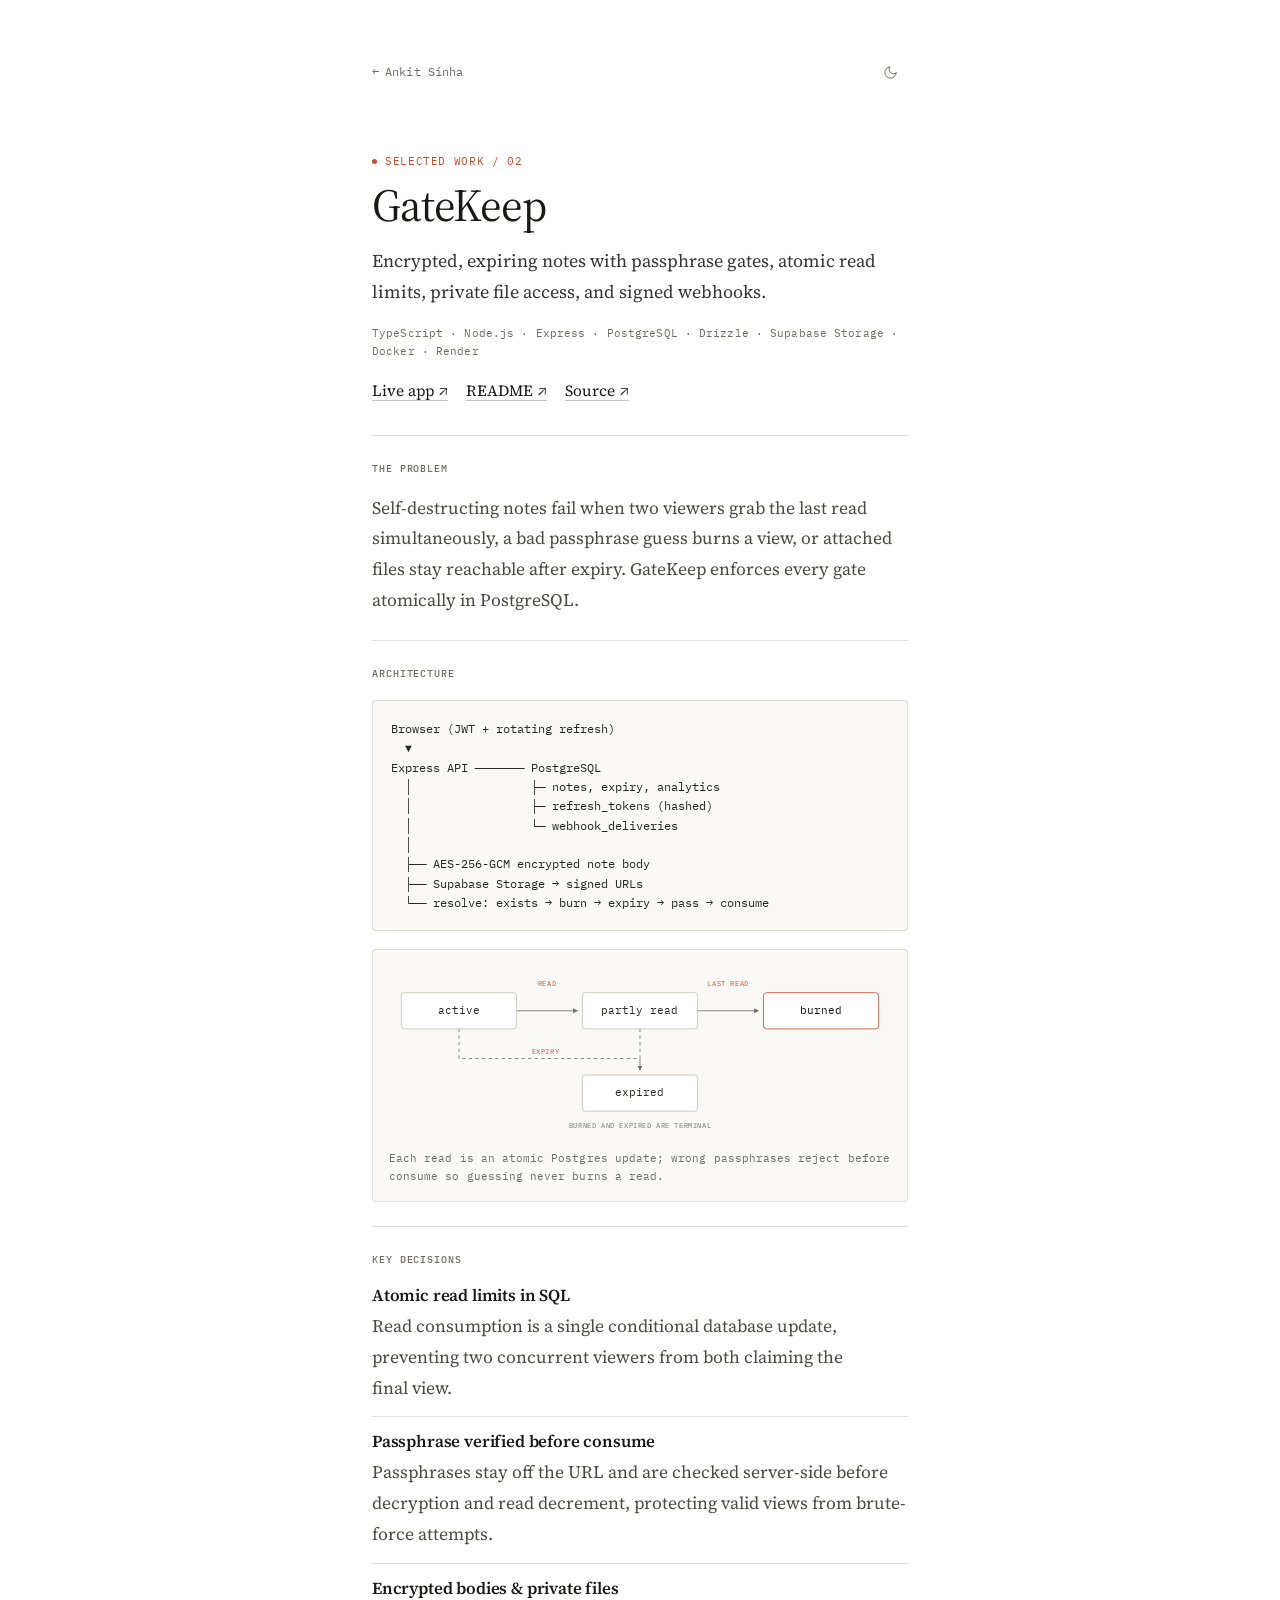
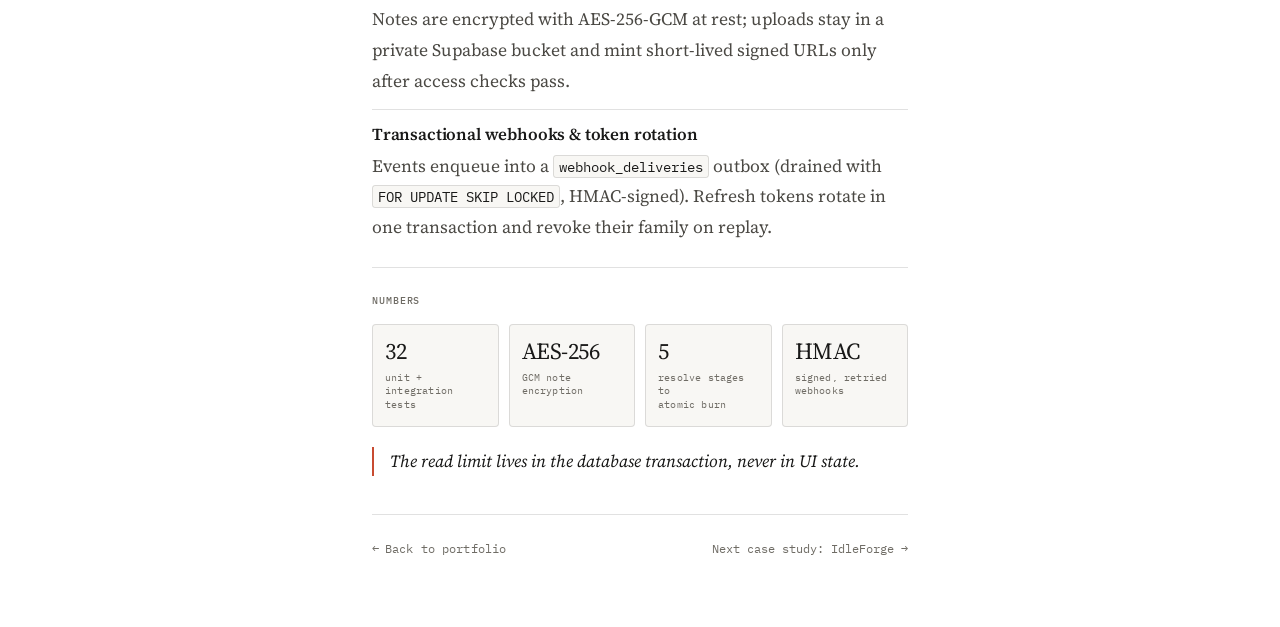
<file: work/gatekeep.html>
<!DOCTYPE html>
<html lang="en">
<head>
<meta charset="UTF-8">
<meta name="viewport" content="width=device-width, initial-scale=1.0">
<title>GateKeep — Case study — Ankit Sinha</title>
<meta name="description" content="How GateKeep handles encrypted, expiring notes with passphrase gates, atomic read limits, private file access, and signed webhooks.">
<meta name="author" content="Ankit Sinha">
<meta name="color-scheme" content="light dark">
<meta name="theme-color" content="#ffffff" media="(prefers-color-scheme: light)">
<meta name="theme-color" content="#0d0d0c" media="(prefers-color-scheme: dark)">
<meta property="og:type" content="article">
<meta property="og:title" content="GateKeep — Case study">
<meta property="og:description" content="Encrypted, expiring notes with passphrase gates, atomic read limits, private file access, and signed webhooks.">
<link rel="canonical" href="https://anki.site/work/gatekeep.html">
<meta property="og:url" content="https://anki.site/work/gatekeep.html">
<meta property="og:site_name" content="Ankit Sinha">
<link rel="icon" href="data:image/svg+xml,%3Csvg%20xmlns='http://www.w3.org/2000/svg'%20viewBox='0%200%2064%2064'%3E%3Crect%20width='64'%20height='64'%20rx='10'%20fill='%23c84b31'/%3E%3Ctext%20x='32'%20y='42'%20text-anchor='middle'%20font-family='Georgia,serif'%20font-size='26'%20fill='white'%3EA%3C/text%3E%3C/svg%3E">
<link rel="preconnect" href="https://fonts.googleapis.com">
<link rel="preconnect" href="https://fonts.gstatic.com" crossorigin>
<link href="https://fonts.googleapis.com/css2?family=IBM+Plex+Mono:wght@400;500&family=Source+Serif+4:ital,opsz,wght@0,8..60,400..600;1,8..60,400&display=swap" rel="stylesheet">
<link rel="stylesheet" href="../assets/base.css?v=3">
<link rel="stylesheet" href="case-study.css?v=3">
<script>
(function(){try{var t=localStorage.getItem("theme");if(t==="light"||t==="dark")document.documentElement.setAttribute("data-theme",t);}catch(e){}})();
</script>
<script src="../assets/theme.js?v=3" defer></script>
</head>
<body>
<div class="read-progress" id="read-progress" aria-hidden="true"></div>
<main class="page">
  <div class="topbar">
    <a class="back" href="../index.html"><span aria-hidden="true">&larr;</span> Ankit Sinha</a>
    <button class="theme-toggle" id="theme-toggle" type="button" aria-label="Toggle color theme" title="Switch light / dark mode (D)">
        <svg class="icon-moon" width="15" height="15" viewBox="0 0 24 24" fill="none" stroke="currentColor" stroke-width="1.6" stroke-linecap="round" stroke-linejoin="round" aria-hidden="true">
          <path d="M21 12.8A9 9 0 1 1 11.2 3a7 7 0 0 0 9.8 9.8Z"/>
        </svg>
        <svg class="icon-sun" width="15" height="15" viewBox="0 0 24 24" fill="none" stroke="currentColor" stroke-width="1.6" stroke-linecap="round" stroke-linejoin="round" aria-hidden="true">
          <circle cx="12" cy="12" r="4"/>
          <path d="M12 2v2m0 16v2M4.9 4.9l1.4 1.4m11.4 11.4 1.4 1.4M2 12h2m16 0h2M4.9 19.1l1.4-1.4m11.4-11.4 1.4-1.4"/>
        </svg>
      </button>
  </div>

  <header class="case-header">
    <p class="eyebrow">Selected work / 02</p>
    <h1>GateKeep</h1>
    <p class="summary">Encrypted, expiring notes with passphrase gates, atomic read limits, private file access, and signed webhooks.</p>
    <p class="stack-line">TypeScript · Node.js · Express · PostgreSQL · Drizzle · Supabase Storage · Docker · Render</p>
    <div class="links">
      <a href="https://gatekeep-6lhv.onrender.com" target="_blank" rel="noopener">Live app <span aria-hidden="true">&nearr;</span><span class="sr-only"> (opens in a new tab)</span></a>
      <a href="https://github.com/itsgintoki/gatekeep#readme" target="_blank" rel="noopener">README <span aria-hidden="true">&nearr;</span><span class="sr-only"> (opens in a new tab)</span></a>
      <a href="https://github.com/itsgintoki/gatekeep" target="_blank" rel="noopener">Source <span aria-hidden="true">&nearr;</span><span class="sr-only"> (opens in a new tab)</span></a>
    </div>
  </header>

  <section class="case-section">
    <h2>The problem</h2>
    <p>Self-destructing notes fail when two viewers grab the last read simultaneously, a bad passphrase guess burns a view, or attached files stay reachable after expiry. GateKeep enforces every gate atomically in PostgreSQL.</p>
  </section>

  <section class="case-section">
    <h2>Architecture</h2>
    <pre class="diagram" aria-label="GateKeep architecture diagram">Browser (JWT + rotating refresh)
  ▼
Express API ─────── PostgreSQL
  │                 ├─ notes, expiry, analytics
  │                 ├─ refresh_tokens (hashed)
  │                 └─ webhook_deliveries
  │
  ├── AES-256-GCM encrypted note body
  ├── Supabase Storage → signed URLs
  └── resolve: exists → burn → expiry → pass → consume</pre>
    <div class="state-diagram">
      <svg viewBox="55 0 610 206" role="img" aria-labelledby="note-title">
        <title id="note-title">Note state machine: active, partly read, burned, with an expired terminal state</title>
        <defs>
          <marker id="note-arrow" viewBox="0 0 10 10" refX="9" refY="5" markerWidth="6" markerHeight="6" orient="auto-start-reverse">
            <path d="M0 0 10 5 0 10Z" class="diagram-edge-head"/>
          </marker>
        </defs>
        <g font-family="IBM Plex Mono, monospace" font-size="13" text-anchor="middle">
          <rect x="70" y="30" width="140" height="44" rx="4" class="diagram-node"/>
          <text x="140" y="56" class="diagram-label">active</text>
          <rect x="290" y="30" width="140" height="44" rx="4" class="diagram-node"/>
          <text x="360" y="56" class="diagram-label">partly read</text>
          <rect x="510" y="30" width="140" height="44" rx="4" class="diagram-node-active"/>
          <text x="580" y="56" class="diagram-label-strong">burned</text>
          <rect x="290" y="130" width="140" height="44" rx="4" class="diagram-node"/>
          <text x="360" y="156" class="diagram-label">expired</text>

          <g class="diagram-edge" fill="none" marker-end="url(#note-arrow)">
            <line x1="210" y1="52" x2="284" y2="52"/>
            <line x1="430" y1="52" x2="504" y2="52"/>
            <path d="M140 74 140 110 360 110 360 124" stroke-dasharray="4 4"/>
            <path d="M360 74 360 124" stroke-dasharray="4 4"/>
          </g>
          <g class="diagram-callout" font-size="9" letter-spacing=".08em">
            <text x="247" y="22">READ</text>
            <text x="467" y="22">LAST READ</text>
            <text x="245" y="104">EXPIRY</text>
          </g>
          <text x="360" y="194" class="diagram-edge-head" font-size="9" letter-spacing=".08em">BURNED AND EXPIRED ARE TERMINAL</text>
        </g>
      </svg>
      <p class="diagram-caption">Each read is an atomic Postgres update; wrong passphrases reject before consume so guessing never burns a read.</p>
    </div>
  </section>

  <section class="case-section">
    <h2>Key decisions</h2>

    <div class="decision">
      <h3>Atomic read limits in SQL</h3>
      <p>Read consumption is a single conditional database update, preventing two concurrent viewers from both claiming the final view.</p>
    </div>

    <div class="decision">
      <h3>Passphrase verified before consume</h3>
      <p>Passphrases stay off the URL and are checked server-side before decryption and read decrement, protecting valid views from brute-force attempts.</p>
    </div>

    <div class="decision">
      <h3>Encrypted bodies &amp; private files</h3>
      <p>Notes are encrypted with AES-256-GCM at rest; uploads stay in a private Supabase bucket and mint short-lived signed URLs only after access checks pass.</p>
    </div>

    <div class="decision">
      <h3>Transactional webhooks &amp; token rotation</h3>
      <p>Events enqueue into a <code>webhook_deliveries</code> outbox (drained with <code>FOR UPDATE SKIP LOCKED</code>, HMAC-signed). Refresh tokens rotate in one transaction and revoke their family on replay.</p>
    </div>
  </section>

  <section class="case-section">
    <h2>Numbers</h2>
    <div class="metrics">
      <div class="metric"><strong>32</strong><span>unit + integration<br>tests</span></div>
      <div class="metric"><strong>AES-256</strong><span>GCM note encryption</span></div>
      <div class="metric"><strong>5</strong><span>resolve stages to<br>atomic burn</span></div>
      <div class="metric"><strong>HMAC</strong><span>signed, retried<br>webhooks</span></div>
    </div>
    <p class="callout">The read limit lives in the database transaction, never in UI state.</p>
  </section>

  <footer class="case-footer">
    <a class="back" href="../index.html"><span aria-hidden="true">&larr;</span> Back to portfolio</a>
    <a class="next" href="idleforge.html">Next case study: IdleForge <span aria-hidden="true">&rarr;</span></a>
  </footer>
</main>
</body>
</html>
</file>
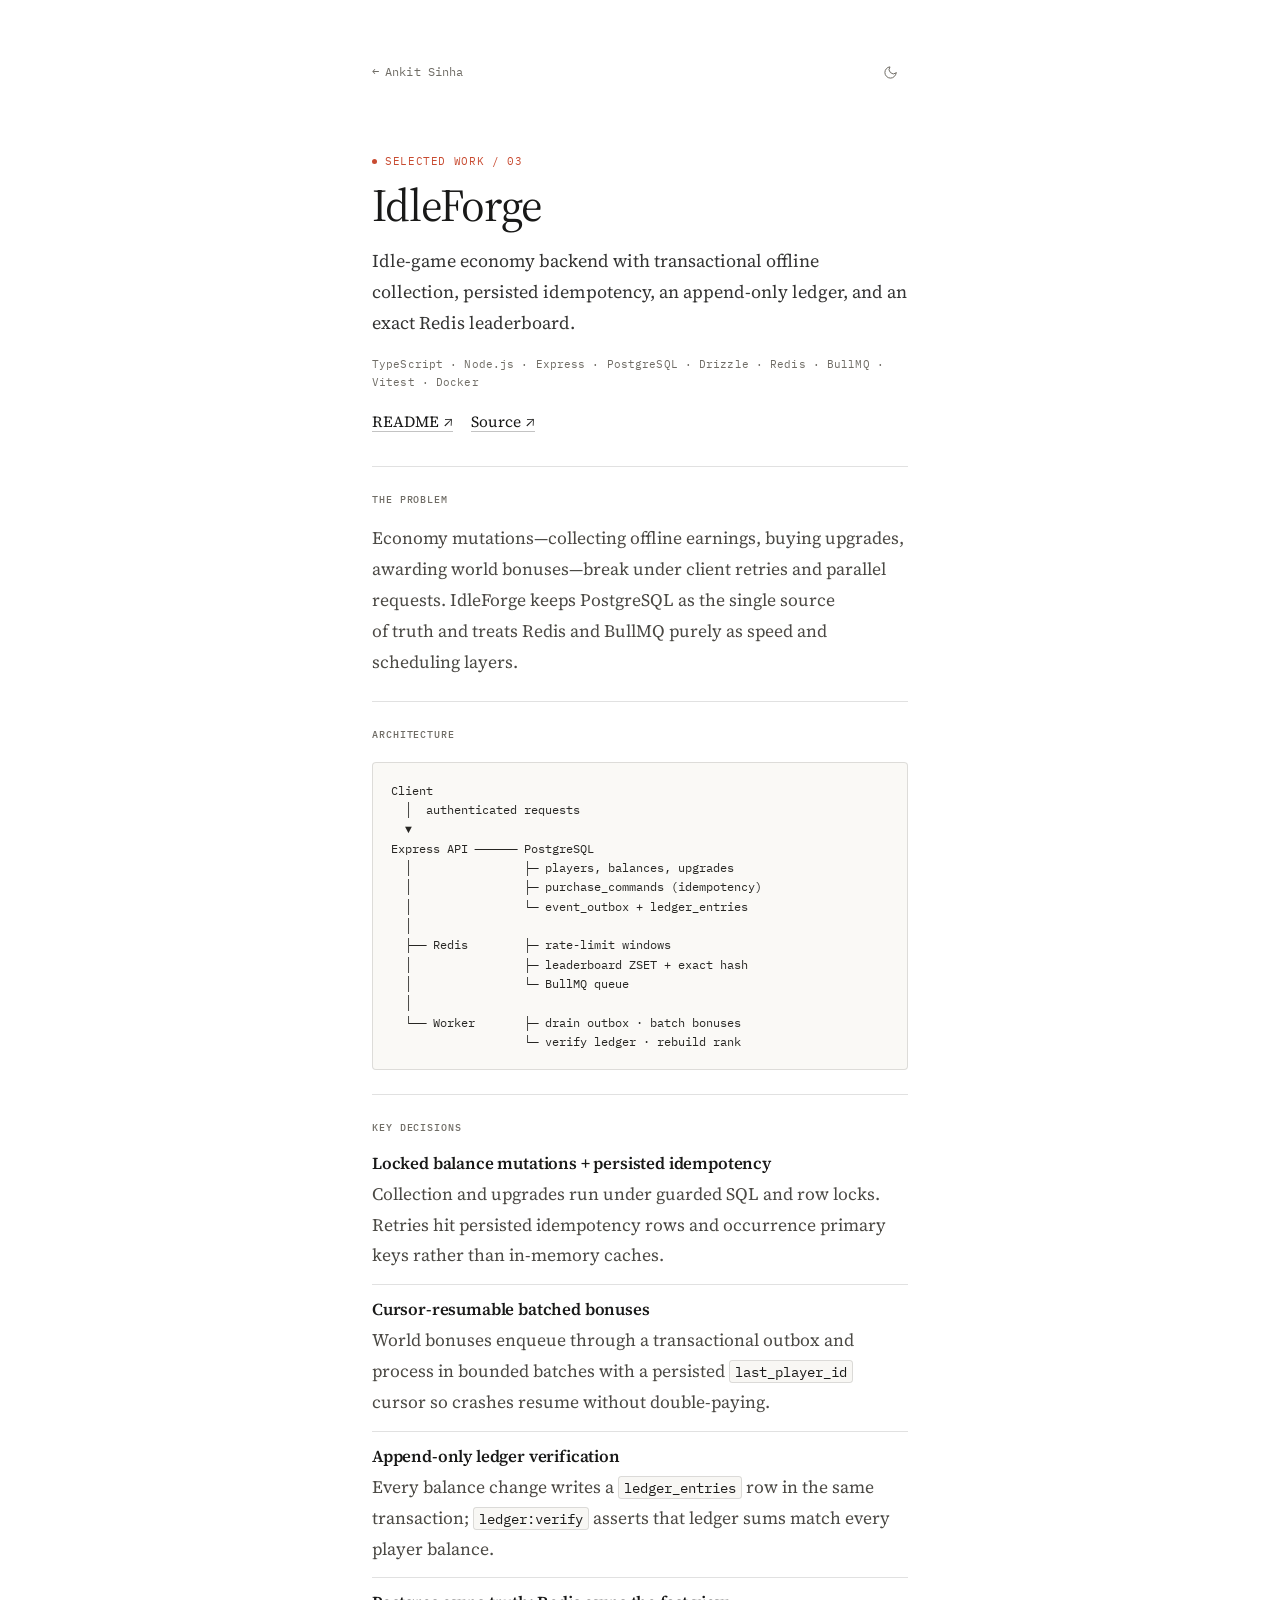
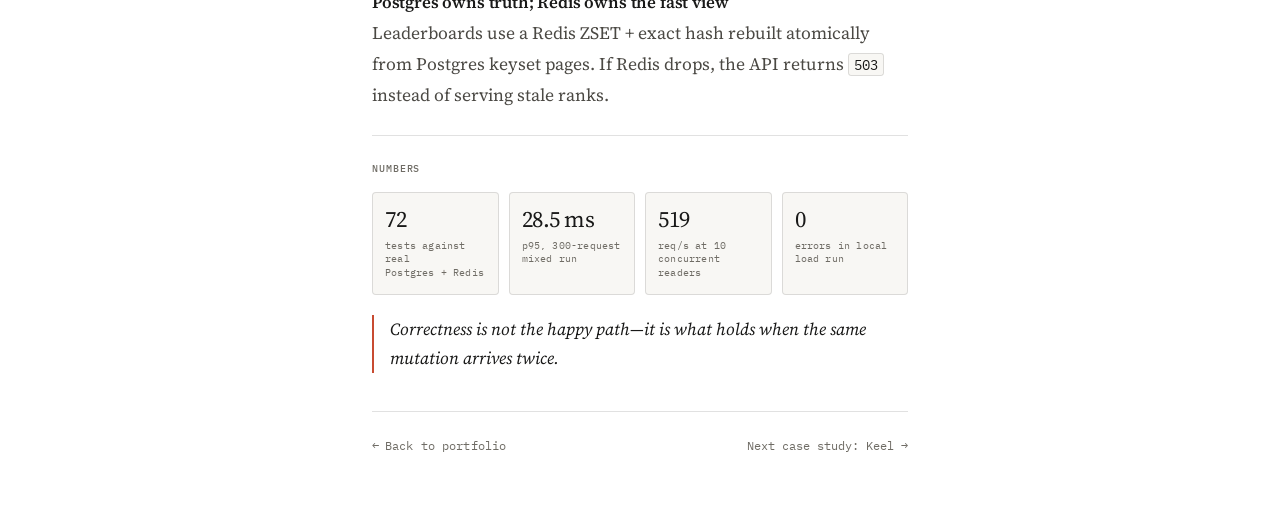
<file: work/idleforge.html>
<!DOCTYPE html>
<html lang="en">
<head>
<meta charset="UTF-8">
<meta name="viewport" content="width=device-width, initial-scale=1.0">
<title>IdleForge — Case study — Ankit Sinha</title>
<meta name="description" content="How IdleForge keeps an idle-game economy correct with Postgres row locks, a transactional outbox, resumable bonus batches, an append-only ledger, and an exact Redis leaderboard.">
<meta name="author" content="Ankit Sinha">
<meta name="color-scheme" content="light dark">
<meta name="theme-color" content="#ffffff" media="(prefers-color-scheme: light)">
<meta name="theme-color" content="#0d0d0c" media="(prefers-color-scheme: dark)">
<meta property="og:type" content="article">
<meta property="og:title" content="IdleForge — Case study">
<meta property="og:description" content="An idle-game economy backend with atomic collection, outbox-backed bonuses, and exact Redis leaderboards.">
<link rel="canonical" href="https://anki.site/work/idleforge.html">
<meta property="og:url" content="https://anki.site/work/idleforge.html">
<meta property="og:site_name" content="Ankit Sinha">
<link rel="icon" href="data:image/svg+xml,%3Csvg%20xmlns='http://www.w3.org/2000/svg'%20viewBox='0%200%2064%2064'%3E%3Crect%20width='64'%20height='64'%20rx='10'%20fill='%23c84b31'/%3E%3Ctext%20x='32'%20y='42'%20text-anchor='middle'%20font-family='Georgia,serif'%20font-size='26'%20fill='white'%3EA%3C/text%3E%3C/svg%3E">
<link rel="preconnect" href="https://fonts.googleapis.com">
<link rel="preconnect" href="https://fonts.gstatic.com" crossorigin>
<link href="https://fonts.googleapis.com/css2?family=IBM+Plex+Mono:wght@400;500&family=Source+Serif+4:ital,opsz,wght@0,8..60,400..600;1,8..60,400&display=swap" rel="stylesheet">
<link rel="stylesheet" href="../assets/base.css?v=3">
<link rel="stylesheet" href="case-study.css?v=3">
<script>
(function(){try{var t=localStorage.getItem("theme");if(t==="light"||t==="dark")document.documentElement.setAttribute("data-theme",t);}catch(e){}})();
</script>
<script src="../assets/theme.js?v=3" defer></script>
</head>
<body>
<div class="read-progress" id="read-progress" aria-hidden="true"></div>
<main class="page">
  <div class="topbar">
    <a class="back" href="../index.html"><span aria-hidden="true">&larr;</span> Ankit Sinha</a>
    <button class="theme-toggle" id="theme-toggle" type="button" aria-label="Toggle color theme" title="Switch light / dark mode (D)">
        <svg class="icon-moon" width="15" height="15" viewBox="0 0 24 24" fill="none" stroke="currentColor" stroke-width="1.6" stroke-linecap="round" stroke-linejoin="round" aria-hidden="true">
          <path d="M21 12.8A9 9 0 1 1 11.2 3a7 7 0 0 0 9.8 9.8Z"/>
        </svg>
        <svg class="icon-sun" width="15" height="15" viewBox="0 0 24 24" fill="none" stroke="currentColor" stroke-width="1.6" stroke-linecap="round" stroke-linejoin="round" aria-hidden="true">
          <circle cx="12" cy="12" r="4"/>
          <path d="M12 2v2m0 16v2M4.9 4.9l1.4 1.4m11.4 11.4 1.4 1.4M2 12h2m16 0h2M4.9 19.1l1.4-1.4m11.4-11.4 1.4-1.4"/>
        </svg>
      </button>
  </div>

  <header class="case-header">
    <p class="eyebrow">Selected work / 03</p>
    <h1>IdleForge</h1>
    <p class="summary">Idle-game economy backend with transactional offline collection, persisted idempotency, an append-only ledger, and an exact Redis leaderboard.</p>
    <p class="stack-line">TypeScript · Node.js · Express · PostgreSQL · Drizzle · Redis · BullMQ · Vitest · Docker</p>
    <div class="links">
      <a href="https://github.com/itsgintoki/idleforge#readme" target="_blank" rel="noopener">README <span aria-hidden="true">&nearr;</span><span class="sr-only"> (opens in a new tab)</span></a>
      <a href="https://github.com/itsgintoki/idleforge" target="_blank" rel="noopener">Source <span aria-hidden="true">&nearr;</span><span class="sr-only"> (opens in a new tab)</span></a>
    </div>
  </header>

  <section class="case-section">
    <h2>The problem</h2>
    <p>Economy mutations—collecting offline earnings, buying upgrades, awarding world bonuses—break under client retries and parallel requests. IdleForge keeps PostgreSQL as the single source of truth and treats Redis and BullMQ purely as speed and scheduling layers.</p>
  </section>

  <section class="case-section">
    <h2>Architecture</h2>
    <pre class="diagram" aria-label="IdleForge architecture diagram">Client
  │  authenticated requests
  ▼
Express API ────── PostgreSQL
  │                ├─ players, balances, upgrades
  │                ├─ purchase_commands (idempotency)
  │                └─ event_outbox + ledger_entries
  │
  ├── Redis        ├─ rate-limit windows
  │                ├─ leaderboard ZSET + exact hash
  │                └─ BullMQ queue
  │
  └── Worker       ├─ drain outbox · batch bonuses
                   └─ verify ledger · rebuild rank</pre>
  </section>

  <section class="case-section">
    <h2>Key decisions</h2>

    <div class="decision">
      <h3>Locked balance mutations + persisted idempotency</h3>
      <p>Collection and upgrades run under guarded SQL and row locks. Retries hit persisted idempotency rows and occurrence primary keys rather than in-memory caches.</p>
    </div>

    <div class="decision">
      <h3>Cursor-resumable batched bonuses</h3>
      <p>World bonuses enqueue through a transactional outbox and process in bounded batches with a persisted <code>last_player_id</code> cursor so crashes resume without double-paying.</p>
    </div>

    <div class="decision">
      <h3>Append-only ledger verification</h3>
      <p>Every balance change writes a <code>ledger_entries</code> row in the same transaction; <code>ledger:verify</code> asserts that ledger sums match every player balance.</p>
    </div>

    <div class="decision">
      <h3>Postgres owns truth; Redis owns the fast view</h3>
      <p>Leaderboards use a Redis ZSET + exact hash rebuilt atomically from Postgres keyset pages. If Redis drops, the API returns <code>503</code> instead of serving stale ranks.</p>
    </div>
  </section>

  <section class="case-section">
    <h2>Numbers</h2>
    <div class="metrics">
      <div class="metric"><strong>72</strong><span>tests against real<br>Postgres + Redis</span></div>
      <div class="metric"><strong>28.5 ms</strong><span>p95, 300-request<br>mixed run</span></div>
      <div class="metric"><strong>519</strong><span>req/s at 10<br>concurrent readers</span></div>
      <div class="metric"><strong>0</strong><span>errors in local<br>load run</span></div>
    </div>
    <p class="callout">Correctness is not the happy path—it is what holds when the same mutation arrives twice.</p>
  </section>

  <footer class="case-footer">
    <a class="back" href="../index.html"><span aria-hidden="true">&larr;</span> Back to portfolio</a>
    <a class="next" href="keel.html">Next case study: Keel <span aria-hidden="true">&rarr;</span></a>
  </footer>
</main>
</body>
</html>
</file>
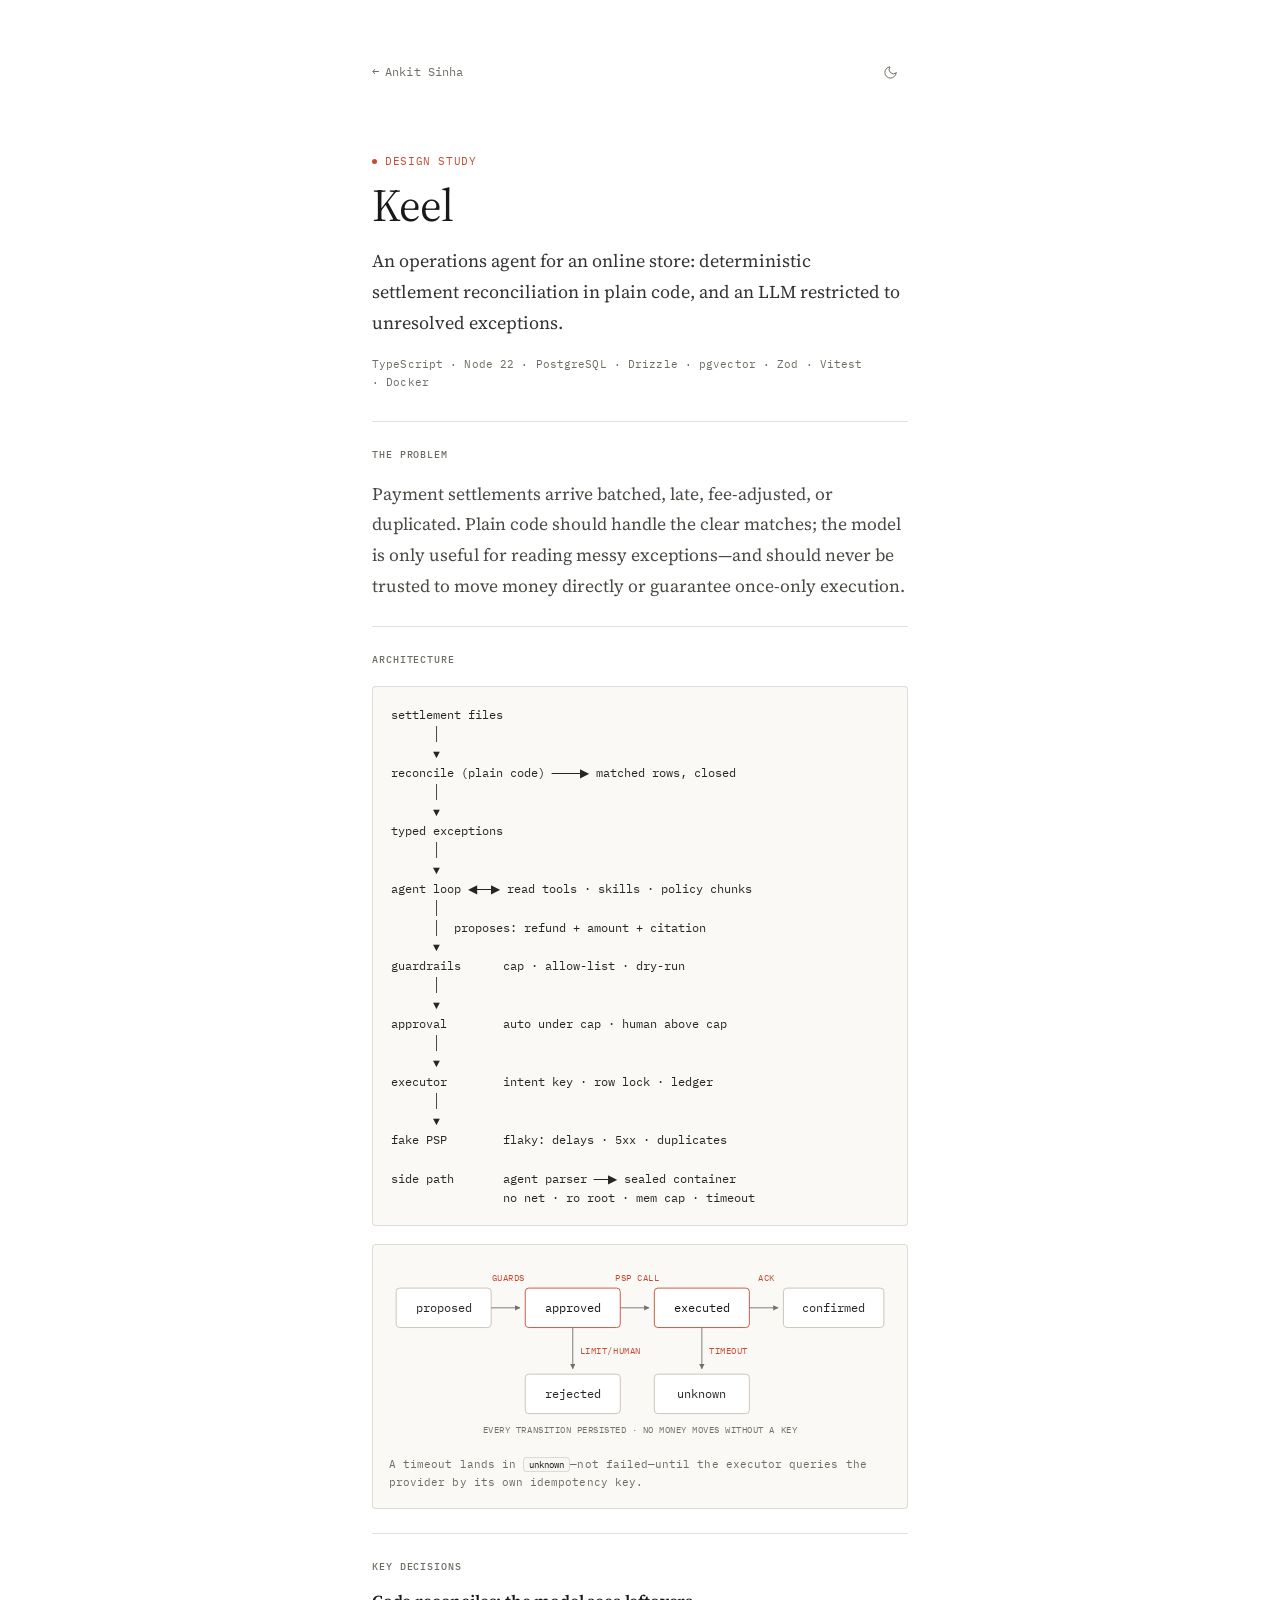
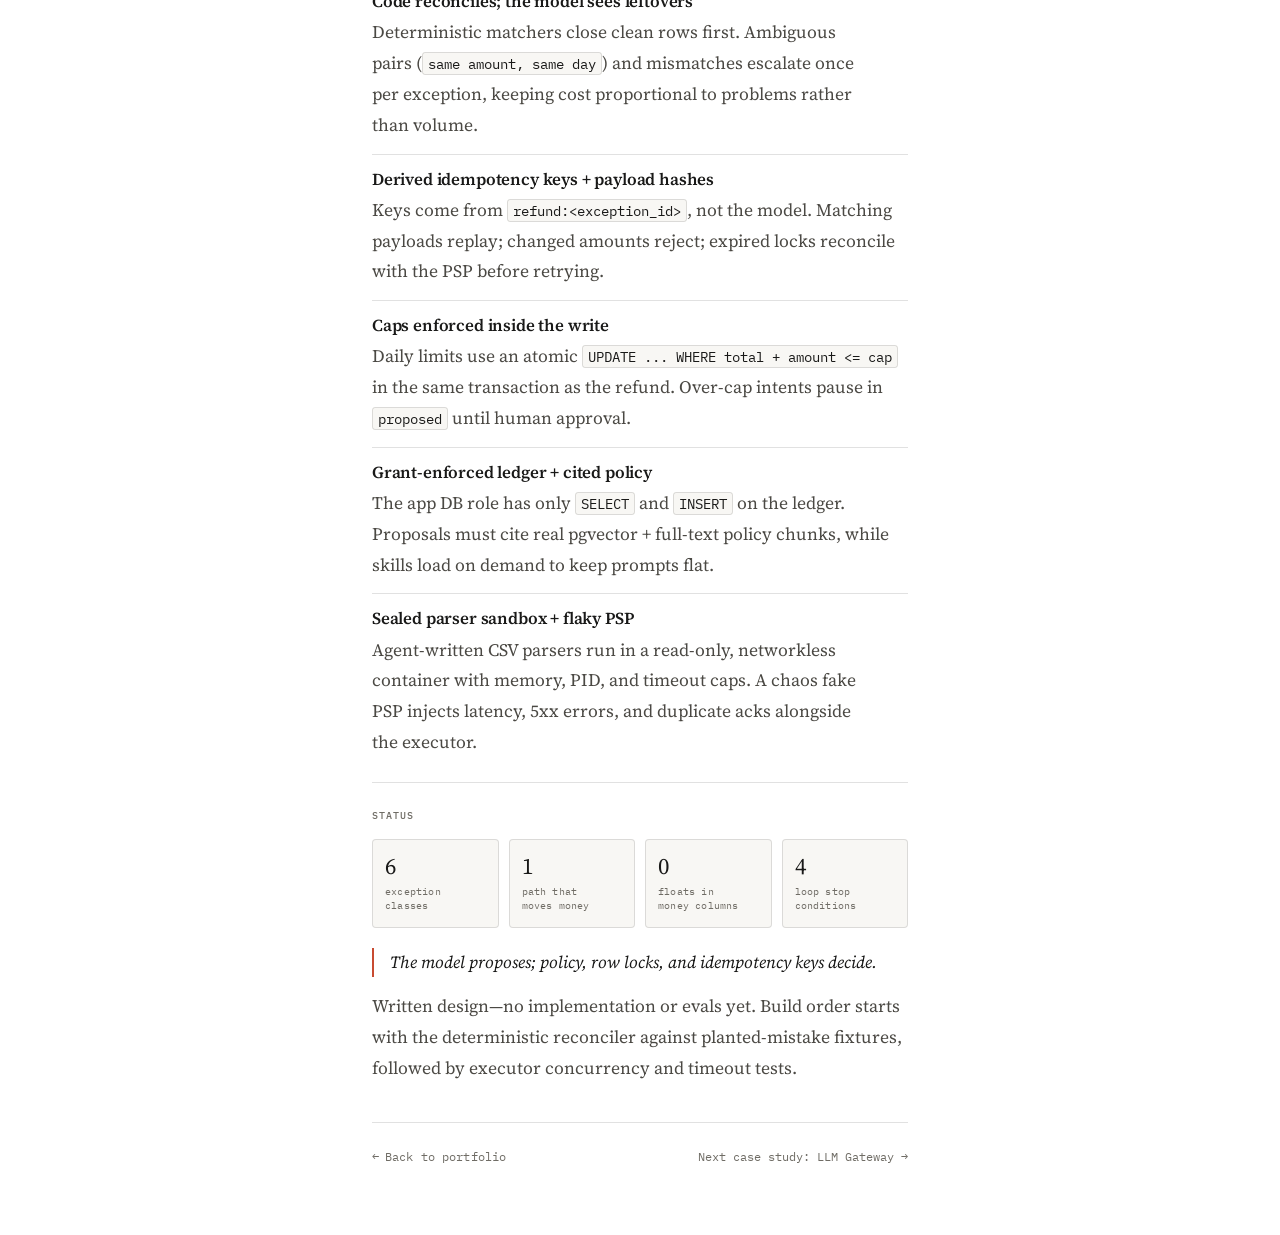
<file: work/keel.html>
<!DOCTYPE html>
<html lang="en">
<head>
<meta charset="UTF-8">
<meta name="viewport" content="width=device-width, initial-scale=1.0">
<title>Keel — Case study — Ankit Sinha</title>
<meta name="description" content="Keel is an operations agent for a small online store: reconciliation in plain code, a model that only sees the exceptions it cannot resolve, and a refund path where every action is validated, idempotent, and auditable.">
<meta name="author" content="Ankit Sinha">
<meta name="color-scheme" content="light dark">
<meta name="theme-color" content="#ffffff" media="(prefers-color-scheme: light)">
<meta name="theme-color" content="#0d0d0c" media="(prefers-color-scheme: dark)">
<meta property="og:type" content="article">
<meta property="og:title" content="Keel — Case study">
<meta property="og:description" content="Reconciliation in plain code, a model that sees only the exceptions, and a refund path that moves money exactly once. A design study.">
<link rel="canonical" href="https://anki.site/work/keel.html">
<meta property="og:url" content="https://anki.site/work/keel.html">
<meta property="og:site_name" content="Ankit Sinha">
<link rel="icon" href="data:image/svg+xml,%3Csvg%20xmlns='http://www.w3.org/2000/svg'%20viewBox='0%200%2064%2064'%3E%3Crect%20width='64'%20height='64'%20rx='10'%20fill='%23c84b31'/%3E%3Ctext%20x='32'%20y='42'%20text-anchor='middle'%20font-family='Georgia,serif'%20font-size='26'%20fill='white'%3EA%3C/text%3E%3C/svg%3E">
<link rel="preconnect" href="https://fonts.googleapis.com">
<link rel="preconnect" href="https://fonts.gstatic.com" crossorigin>
<link href="https://fonts.googleapis.com/css2?family=IBM+Plex+Mono:wght@400;500&family=Source+Serif+4:ital,opsz,wght@0,8..60,400..600;1,8..60,400&display=swap" rel="stylesheet">
<link rel="stylesheet" href="../assets/base.css?v=3">
<link rel="stylesheet" href="case-study.css?v=3">
<script>
(function(){try{var t=localStorage.getItem("theme");if(t==="light"||t==="dark")document.documentElement.setAttribute("data-theme",t);}catch(e){}})();
</script>
<script src="../assets/theme.js?v=3" defer></script>
</head>
<body>
<div class="read-progress" id="read-progress" aria-hidden="true"></div>
<main class="page">
  <div class="topbar">
    <a class="back" href="../index.html"><span aria-hidden="true">&larr;</span> Ankit Sinha</a>
    <button class="theme-toggle" id="theme-toggle" type="button" aria-label="Toggle color theme" title="Switch light / dark mode (D)">
        <svg class="icon-moon" width="15" height="15" viewBox="0 0 24 24" fill="none" stroke="currentColor" stroke-width="1.6" stroke-linecap="round" stroke-linejoin="round" aria-hidden="true">
          <path d="M21 12.8A9 9 0 1 1 11.2 3a7 7 0 0 0 9.8 9.8Z"/>
        </svg>
        <svg class="icon-sun" width="15" height="15" viewBox="0 0 24 24" fill="none" stroke="currentColor" stroke-width="1.6" stroke-linecap="round" stroke-linejoin="round" aria-hidden="true">
          <circle cx="12" cy="12" r="4"/>
          <path d="M12 2v2m0 16v2M4.9 4.9l1.4 1.4m11.4 11.4 1.4 1.4M2 12h2m16 0h2M4.9 19.1l1.4-1.4m11.4-11.4 1.4-1.4"/>
        </svg>
      </button>
  </div>

  <header class="case-header">
    <p class="eyebrow">Design study</p>
    <h1>Keel</h1>
    <p class="summary">An operations agent for an online store: deterministic settlement reconciliation in plain code, and an LLM restricted to unresolved exceptions.</p>
    <p class="stack-line">TypeScript · Node 22 · PostgreSQL · Drizzle · pgvector · Zod · Vitest · Docker</p>
  </header>

  <section class="case-section">
    <h2>The problem</h2>
    <p>Payment settlements arrive batched, late, fee-adjusted, or duplicated. Plain code should handle the clear matches; the model is only useful for reading messy exceptions—and should never be trusted to move money directly or guarantee once-only execution.</p>
  </section>

  <section class="case-section">
    <h2>Architecture</h2>
    <pre class="diagram" aria-label="Keel architecture">settlement files
      │
      ▼
reconcile (plain code) ────▶ matched rows, closed
      │
      ▼
typed exceptions
      │
      ▼
agent loop ◀──▶ read tools · skills · policy chunks
      │
      │  proposes: refund + amount + citation
      ▼
guardrails      cap · allow-list · dry-run
      │
      ▼
approval        auto under cap · human above cap
      │
      ▼
executor        intent key · row lock · ledger
      │
      ▼
fake PSP        flaky: delays · 5xx · duplicates

side path       agent parser ──▶ sealed container
                no net · ro root · mem cap · timeout</pre>

    <div class="state-diagram">
      <svg viewBox="0 0 560 202" role="img" aria-labelledby="refund-state-title">
        <title id="refund-state-title">Refund intent states: proposed, then approved or rejected; approved becomes executed, then confirmed, or unknown on a provider timeout</title>
        <defs>
          <marker id="refund-arrow" viewBox="0 0 10 10" refX="9" refY="5" markerWidth="6" markerHeight="6" orient="auto-start-reverse">
            <path d="M0 0 10 5 0 10Z" class="diagram-edge-head"/>
          </marker>
        </defs>
        <g font-family="IBM Plex Mono, monospace" font-size="13" text-anchor="middle">
          <rect x="8" y="28" width="106" height="44" rx="4" class="diagram-node"/>
          <text x="61" y="55" class="diagram-label">proposed</text>

          <rect x="152" y="28" width="106" height="44" rx="4" class="diagram-node-active"/>
          <text x="205" y="55" class="diagram-label-strong">approved</text>

          <rect x="296" y="28" width="106" height="44" rx="4" class="diagram-node-active"/>
          <text x="349" y="55" class="diagram-label-strong">executed</text>

          <rect x="440" y="28" width="112" height="44" rx="4" class="diagram-node"/>
          <text x="496" y="55" class="diagram-label">confirmed</text>

          <rect x="152" y="124" width="106" height="44" rx="4" class="diagram-node"/>
          <text x="205" y="151" class="diagram-label">rejected</text>

          <rect x="296" y="124" width="106" height="44" rx="4" class="diagram-node"/>
          <text x="349" y="151" class="diagram-label">unknown</text>

          <g class="diagram-edge" fill="none" marker-end="url(#refund-arrow)">
            <line x1="114" y1="50" x2="146" y2="50"/>
            <line x1="258" y1="50" x2="290" y2="50"/>
            <line x1="402" y1="50" x2="434" y2="50"/>
            <line x1="205" y1="72" x2="205" y2="118"/>
            <line x1="349" y1="72" x2="349" y2="118"/>
          </g>

          <g class="diagram-callout" font-size="9.5" letter-spacing=".06em">
            <text x="133" y="20">GUARDS</text>
            <text x="277" y="20">PSP CALL</text>
            <text x="421" y="20">ACK</text>
            <text x="213" y="102" text-anchor="start">LIMIT/HUMAN</text>
            <text x="357" y="102" text-anchor="start">TIMEOUT</text>
          </g>

          <text x="280" y="190" class="diagram-edge-head" font-size="9.5" letter-spacing=".06em">EVERY TRANSITION PERSISTED · NO MONEY MOVES WITHOUT A KEY</text>
        </g>
      </svg>
      <p class="diagram-caption">A timeout lands in <code>unknown</code>—not failed—until the executor queries the provider by its own idempotency key.</p>
    </div>
  </section>

  <section class="case-section">
    <h2>Key decisions</h2>

    <div class="decision">
      <h3>Code reconciles; the model sees leftovers</h3>
      <p>Deterministic matchers close clean rows first. Ambiguous pairs (<code>same amount, same day</code>) and mismatches escalate once per exception, keeping cost proportional to problems rather than volume.</p>
    </div>

    <div class="decision">
      <h3>Derived idempotency keys + payload hashes</h3>
      <p>Keys come from <code>refund:&lt;exception_id&gt;</code>, not the model. Matching payloads replay; changed amounts reject; expired locks reconcile with the PSP before retrying.</p>
    </div>

    <div class="decision">
      <h3>Caps enforced inside the write</h3>
      <p>Daily limits use an atomic <code>UPDATE ... WHERE total + amount &lt;= cap</code> in the same transaction as the refund. Over-cap intents pause in <code>proposed</code> until human approval.</p>
    </div>

    <div class="decision">
      <h3>Grant-enforced ledger + cited policy</h3>
      <p>The app DB role has only <code>SELECT</code> and <code>INSERT</code> on the ledger. Proposals must cite real pgvector + full-text policy chunks, while skills load on demand to keep prompts flat.</p>
    </div>

    <div class="decision">
      <h3>Sealed parser sandbox + flaky PSP</h3>
      <p>Agent-written CSV parsers run in a read-only, networkless container with memory, PID, and timeout caps. A chaos fake PSP injects latency, 5xx errors, and duplicate acks alongside the executor.</p>
    </div>
  </section>

  <section class="case-section">
    <h2>Status</h2>
    <div class="metrics">
      <div class="metric"><strong>6</strong><span>exception<br>classes</span></div>
      <div class="metric"><strong>1</strong><span>path that<br>moves money</span></div>
      <div class="metric"><strong>0</strong><span>floats in<br>money columns</span></div>
      <div class="metric"><strong>4</strong><span>loop stop<br>conditions</span></div>
    </div>
    <p class="callout">The model proposes; policy, row locks, and idempotency keys decide.</p>
    <p>Written design—no implementation or evals yet. Build order starts with the deterministic reconciler against planted-mistake fixtures, followed by executor concurrency and timeout tests.</p>
  </section>

  <footer class="case-footer">
    <a class="back" href="../index.html"><span aria-hidden="true">&larr;</span> Back to portfolio</a>
    <a class="next" href="llm-gateway.html">Next case study: LLM Gateway <span aria-hidden="true">&rarr;</span></a>
  </footer>
</main>
</body>
</html>
</file>
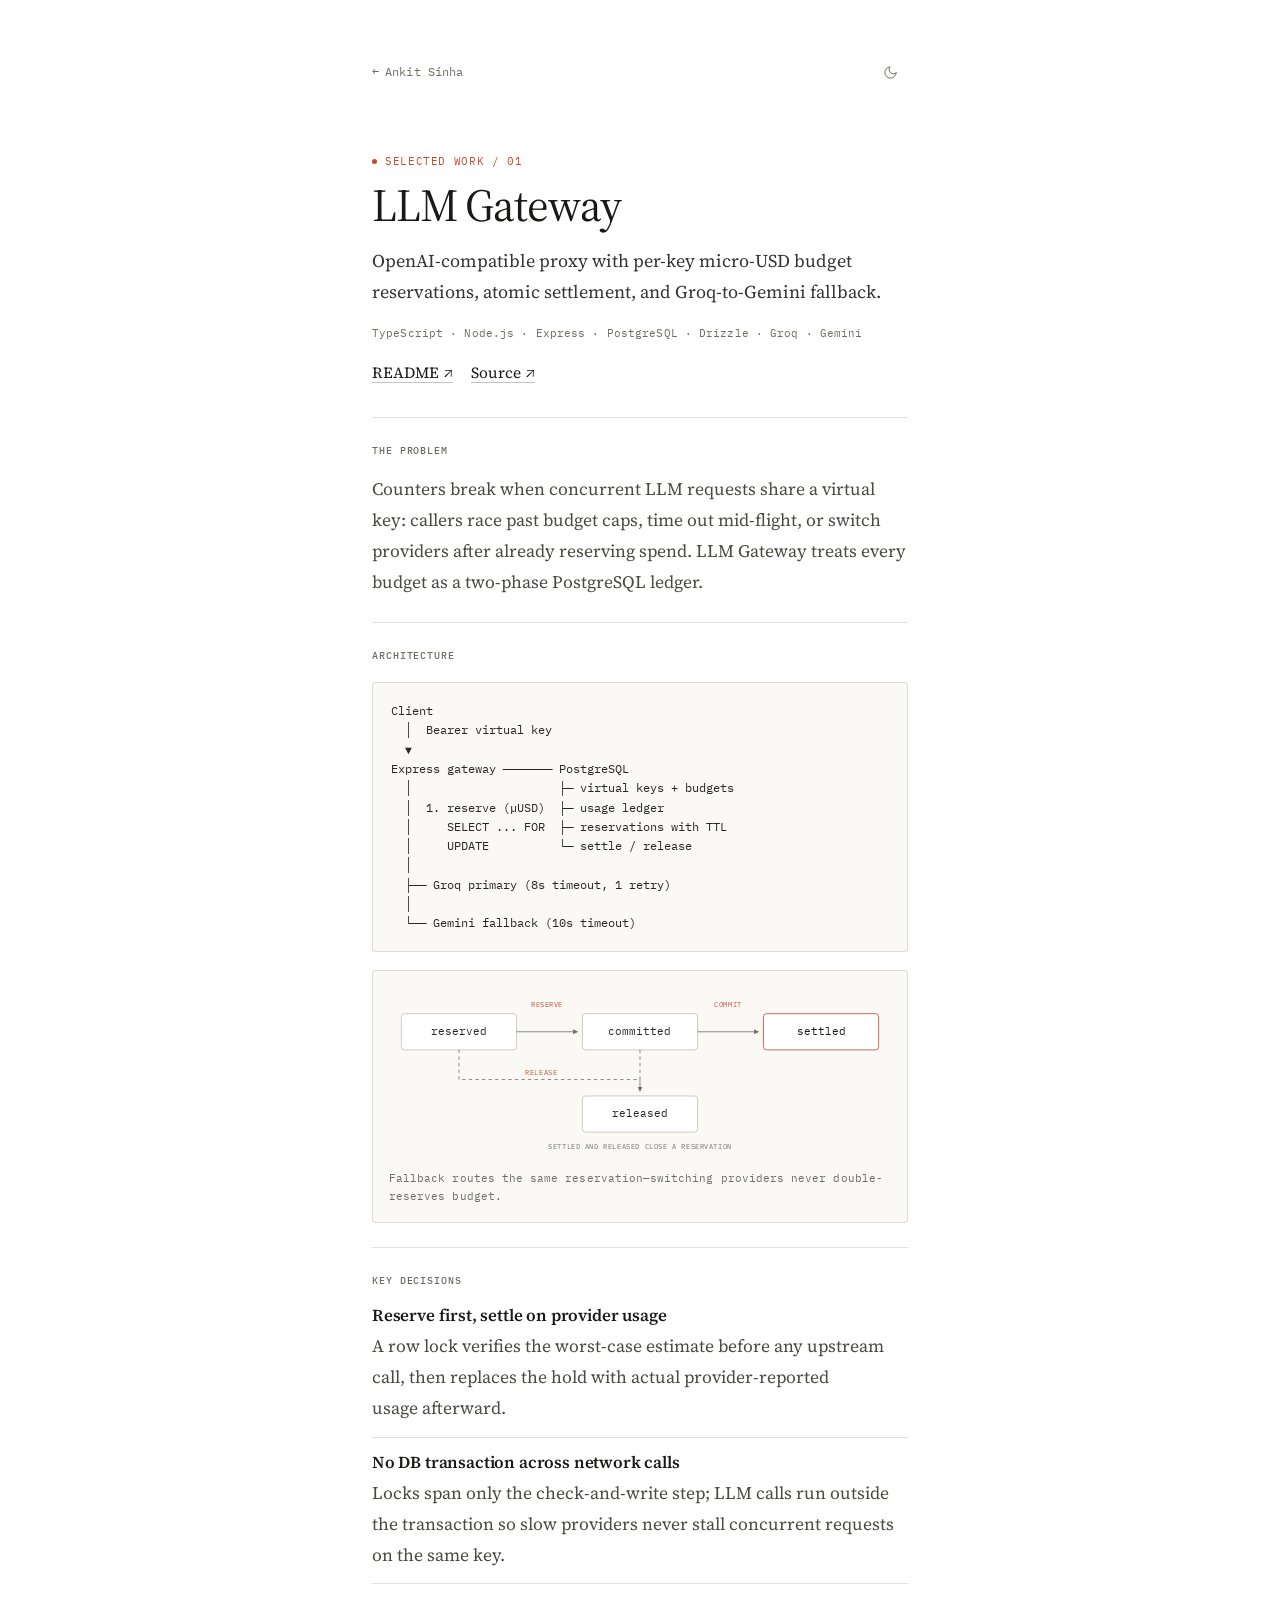
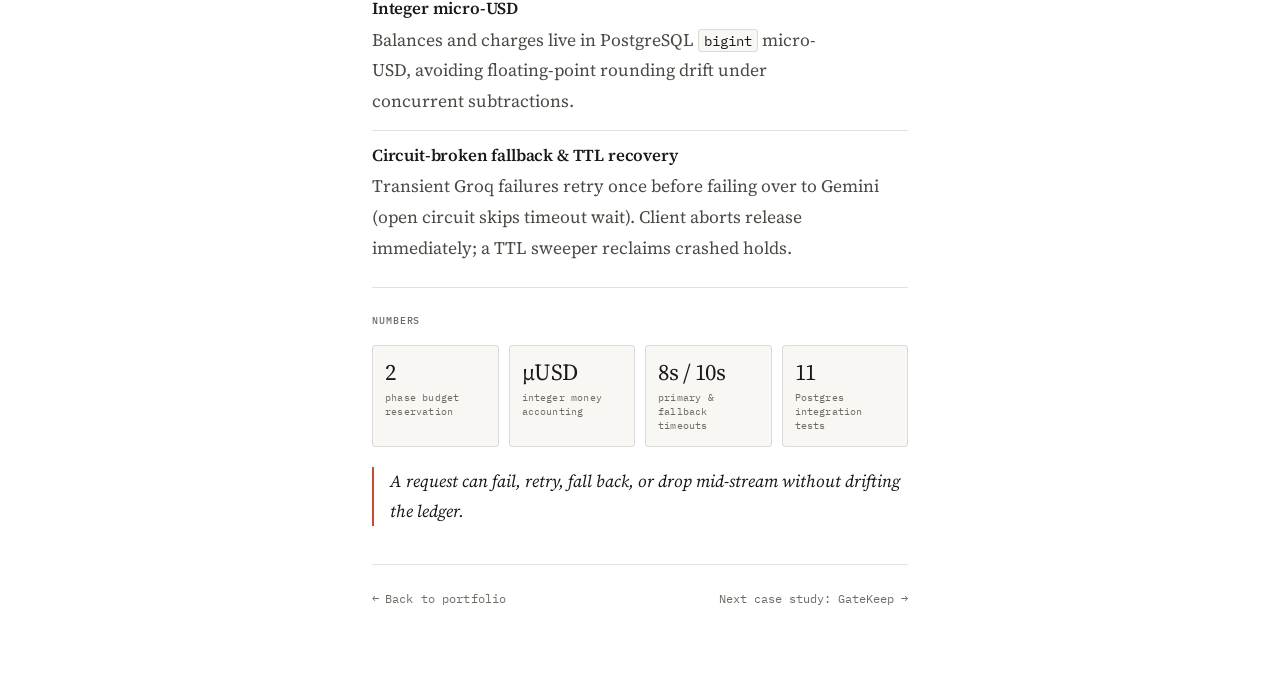
<file: work/llm-gateway.html>
<!DOCTYPE html>
<html lang="en">
<head>
<meta charset="UTF-8">
<meta name="viewport" content="width=device-width, initial-scale=1.0">
<title>LLM Gateway — Case study — Ankit Sinha</title>
<meta name="description" content="How LLM Gateway reserves budget before each provider call, settles usage afterward, and falls back from Groq to Gemini without losing financial correctness.">
<meta name="author" content="Ankit Sinha">
<meta name="color-scheme" content="light dark">
<meta name="theme-color" content="#ffffff" media="(prefers-color-scheme: light)">
<meta name="theme-color" content="#0d0d0c" media="(prefers-color-scheme: dark)">
<meta property="og:type" content="article">
<meta property="og:title" content="LLM Gateway — Case study">
<meta property="og:description" content="A budget-controlled LLM API gateway with virtual keys, integer micro-USD reservations, provider fallback, and client-disconnect cancellation.">
<link rel="canonical" href="https://anki.site/work/llm-gateway.html">
<meta property="og:url" content="https://anki.site/work/llm-gateway.html">
<meta property="og:site_name" content="Ankit Sinha">
<link rel="icon" href="data:image/svg+xml,%3Csvg%20xmlns='http://www.w3.org/2000/svg'%20viewBox='0%200%2064%2064'%3E%3Crect%20width='64'%20height='64'%20rx='10'%20fill='%23c84b31'/%3E%3Ctext%20x='32'%20y='42'%20text-anchor='middle'%20font-family='Georgia,serif'%20font-size='26'%20fill='white'%3EA%3C/text%3E%3C/svg%3E">
<link rel="preconnect" href="https://fonts.googleapis.com">
<link rel="preconnect" href="https://fonts.gstatic.com" crossorigin>
<link href="https://fonts.googleapis.com/css2?family=IBM+Plex+Mono:wght@400;500&family=Source+Serif+4:ital,opsz,wght@0,8..60,400..600;1,8..60,400&display=swap" rel="stylesheet">
<link rel="stylesheet" href="../assets/base.css?v=3">
<link rel="stylesheet" href="case-study.css?v=3">
<script>
(function(){try{var t=localStorage.getItem("theme");if(t==="light"||t==="dark")document.documentElement.setAttribute("data-theme",t);}catch(e){}})();
</script>
<script src="../assets/theme.js?v=3" defer></script>
</head>
<body>
<div class="read-progress" id="read-progress" aria-hidden="true"></div>
<main class="page">
  <div class="topbar">
    <a class="back" href="../index.html"><span aria-hidden="true">&larr;</span> Ankit Sinha</a>
    <button class="theme-toggle" id="theme-toggle" type="button" aria-label="Toggle color theme" title="Switch light / dark mode (D)">
        <svg class="icon-moon" width="15" height="15" viewBox="0 0 24 24" fill="none" stroke="currentColor" stroke-width="1.6" stroke-linecap="round" stroke-linejoin="round" aria-hidden="true">
          <path d="M21 12.8A9 9 0 1 1 11.2 3a7 7 0 0 0 9.8 9.8Z"/>
        </svg>
        <svg class="icon-sun" width="15" height="15" viewBox="0 0 24 24" fill="none" stroke="currentColor" stroke-width="1.6" stroke-linecap="round" stroke-linejoin="round" aria-hidden="true">
          <circle cx="12" cy="12" r="4"/>
          <path d="M12 2v2m0 16v2M4.9 4.9l1.4 1.4m11.4 11.4 1.4 1.4M2 12h2m16 0h2M4.9 19.1l1.4-1.4m11.4-11.4 1.4-1.4"/>
        </svg>
      </button>
  </div>

  <header class="case-header">
    <p class="eyebrow">Selected work / 01</p>
    <h1>LLM Gateway</h1>
    <p class="summary">OpenAI-compatible proxy with per-key micro-USD budget reservations, atomic settlement, and Groq-to-Gemini fallback.</p>
    <p class="stack-line">TypeScript · Node.js · Express · PostgreSQL · Drizzle · Groq · Gemini</p>
    <div class="links">
      <a href="https://github.com/itsgintoki/llm-gateway#readme" target="_blank" rel="noopener">README <span aria-hidden="true">&nearr;</span><span class="sr-only"> (opens in a new tab)</span></a>
      <a href="https://github.com/itsgintoki/llm-gateway" target="_blank" rel="noopener">Source <span aria-hidden="true">&nearr;</span><span class="sr-only"> (opens in a new tab)</span></a>
    </div>
  </header>

  <section class="case-section">
    <h2>The problem</h2>
    <p>Counters break when concurrent LLM requests share a virtual key: callers race past budget caps, time out mid-flight, or switch providers after already reserving spend. LLM Gateway treats every budget as a two-phase PostgreSQL ledger.</p>
  </section>

  <section class="case-section">
    <h2>Architecture</h2>
    <pre class="diagram" aria-label="LLM Gateway architecture diagram">Client
  │  Bearer virtual key
  ▼
Express gateway ─────── PostgreSQL
  │                     ├─ virtual keys + budgets
  │  1. reserve (µUSD)  ├─ usage ledger
  │     SELECT ... FOR  ├─ reservations with TTL
  │     UPDATE          └─ settle / release
  │
  ├── Groq primary (8s timeout, 1 retry)
  │
  └── Gemini fallback (10s timeout)</pre>
    <div class="state-diagram">
      <svg viewBox="55 0 610 206" role="img" aria-labelledby="reservation-title">
        <title id="reservation-title">Reservation state machine: reserved, committed, settled, with a released terminal state</title>
        <defs>
          <marker id="reservation-arrow" viewBox="0 0 10 10" refX="9" refY="5" markerWidth="6" markerHeight="6" orient="auto-start-reverse">
            <path d="M0 0 10 5 0 10Z" class="diagram-edge-head"/>
          </marker>
        </defs>
        <g font-family="IBM Plex Mono, monospace" font-size="13" text-anchor="middle">
          <rect x="70" y="30" width="140" height="44" rx="4" class="diagram-node"/>
          <text x="140" y="56" class="diagram-label">reserved</text>
          <rect x="290" y="30" width="140" height="44" rx="4" class="diagram-node"/>
          <text x="360" y="56" class="diagram-label">committed</text>
          <rect x="510" y="30" width="140" height="44" rx="4" class="diagram-node-active"/>
          <text x="580" y="56" class="diagram-label-strong">settled</text>
          <rect x="290" y="130" width="140" height="44" rx="4" class="diagram-node"/>
          <text x="360" y="156" class="diagram-label">released</text>

          <g class="diagram-edge" fill="none" marker-end="url(#reservation-arrow)">
            <line x1="210" y1="52" x2="284" y2="52"/>
            <line x1="430" y1="52" x2="504" y2="52"/>
            <path d="M140 74 140 110 360 110 360 124" stroke-dasharray="4 4"/>
            <path d="M360 74 360 124" stroke-dasharray="4 4"/>
          </g>
          <g class="diagram-callout" font-size="9" letter-spacing=".08em">
            <text x="247" y="22">RESERVE</text>
            <text x="467" y="22">COMMIT</text>
            <text x="240" y="104">RELEASE</text>
          </g>
          <text x="360" y="194" class="diagram-edge-head" font-size="9" letter-spacing=".08em">SETTLED AND RELEASED CLOSE A RESERVATION</text>
        </g>
      </svg>
      <p class="diagram-caption">Fallback routes the same reservation—switching providers never double-reserves budget.</p>
    </div>
  </section>

  <section class="case-section">
    <h2>Key decisions</h2>

    <div class="decision">
      <h3>Reserve first, settle on provider usage</h3>
      <p>A row lock verifies the worst-case estimate before any upstream call, then replaces the hold with actual provider-reported usage afterward.</p>
    </div>

    <div class="decision">
      <h3>No DB transaction across network calls</h3>
      <p>Locks span only the check-and-write step; LLM calls run outside the transaction so slow providers never stall concurrent requests on the same key.</p>
    </div>

    <div class="decision">
      <h3>Integer micro-USD</h3>
      <p>Balances and charges live in PostgreSQL <code>bigint</code> micro-USD, avoiding floating-point rounding drift under concurrent subtractions.</p>
    </div>

    <div class="decision">
      <h3>Circuit-broken fallback &amp; TTL recovery</h3>
      <p>Transient Groq failures retry once before failing over to Gemini (open circuit skips timeout wait). Client aborts release immediately; a TTL sweeper reclaims crashed holds.</p>
    </div>
  </section>

  <section class="case-section">
    <h2>Numbers</h2>
    <div class="metrics">
      <div class="metric"><strong>2</strong><span>phase budget<br>reservation</span></div>
      <div class="metric"><strong>&micro;USD</strong><span>integer money<br>accounting</span></div>
      <div class="metric"><strong>8s / 10s</strong><span>primary &amp; fallback<br>timeouts</span></div>
      <div class="metric"><strong>11</strong><span>Postgres integration<br>tests</span></div>
    </div>
    <p class="callout">A request can fail, retry, fall back, or drop mid-stream without drifting the ledger.</p>
  </section>

  <footer class="case-footer">
    <a class="back" href="../index.html"><span aria-hidden="true">&larr;</span> Back to portfolio</a>
    <a class="next" href="gatekeep.html">Next case study: GateKeep <span aria-hidden="true">&rarr;</span></a>
  </footer>
</main>
</body>
</html>
</file>
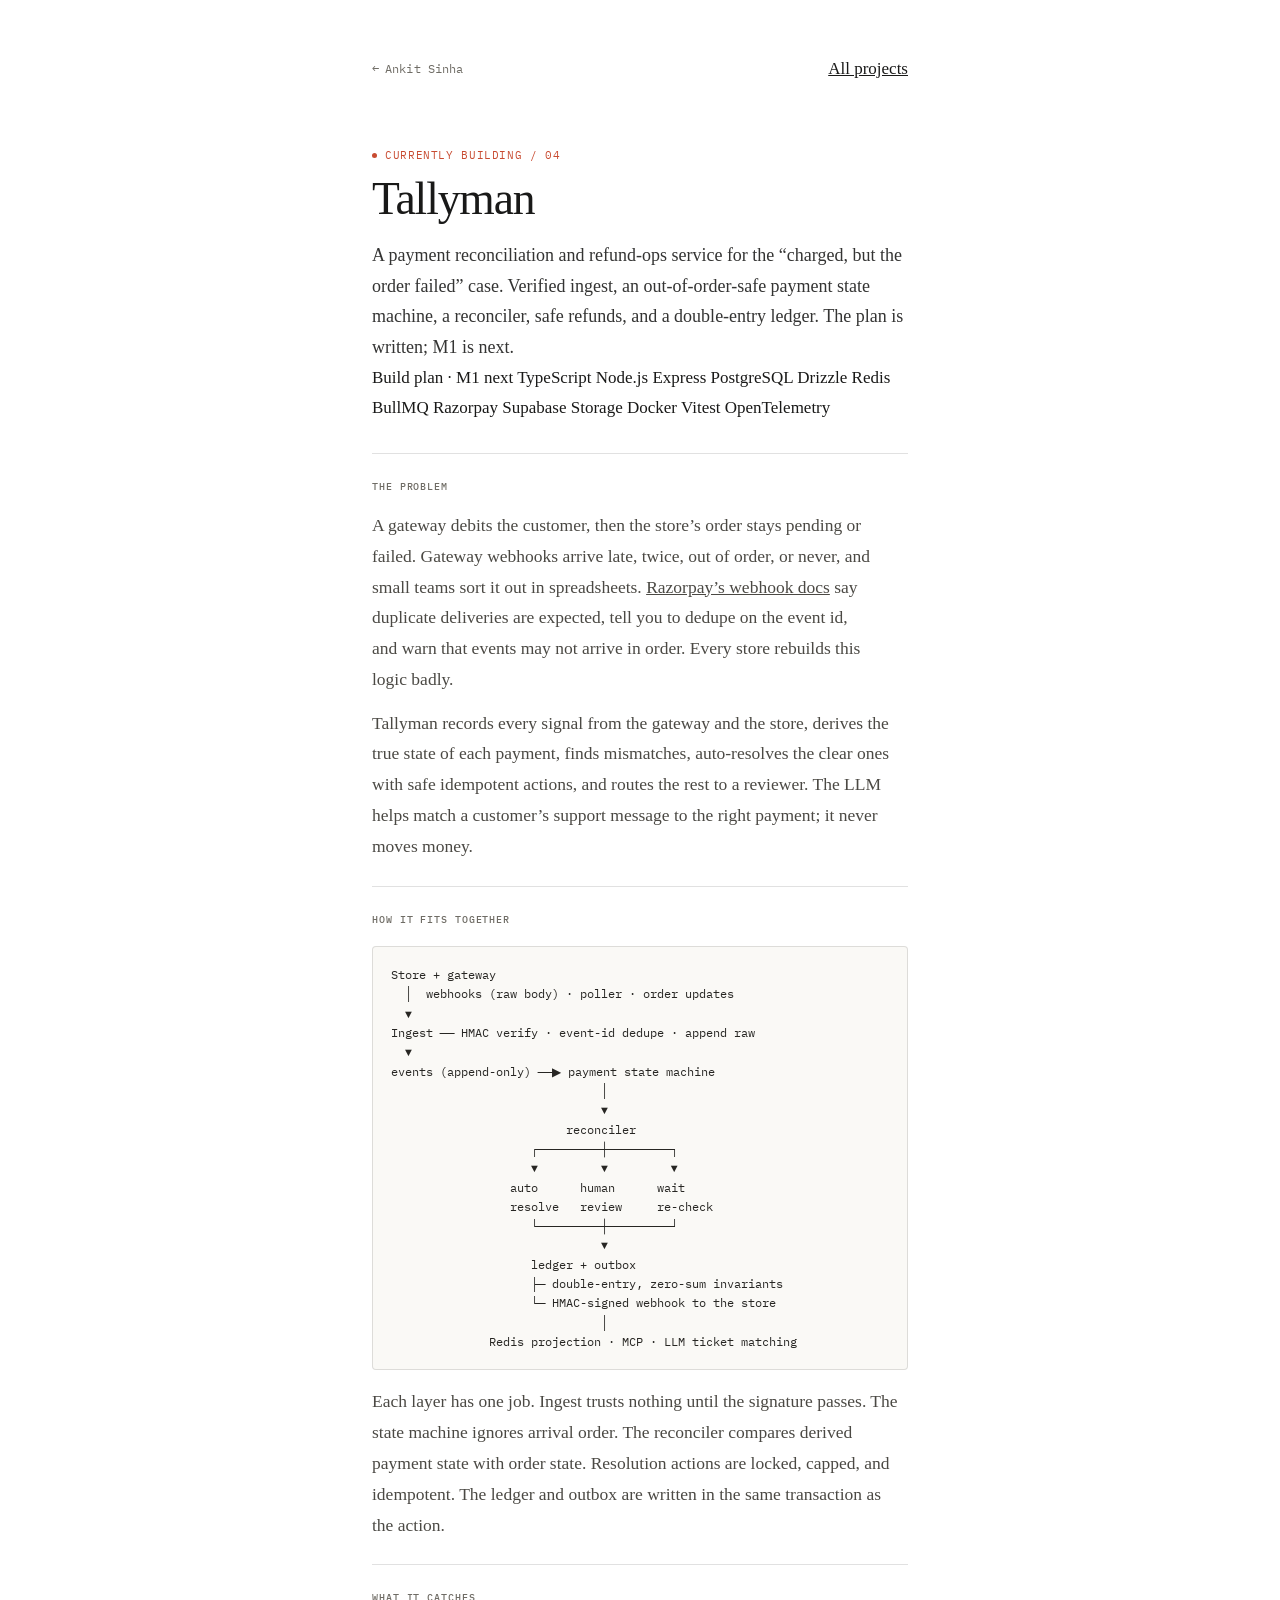
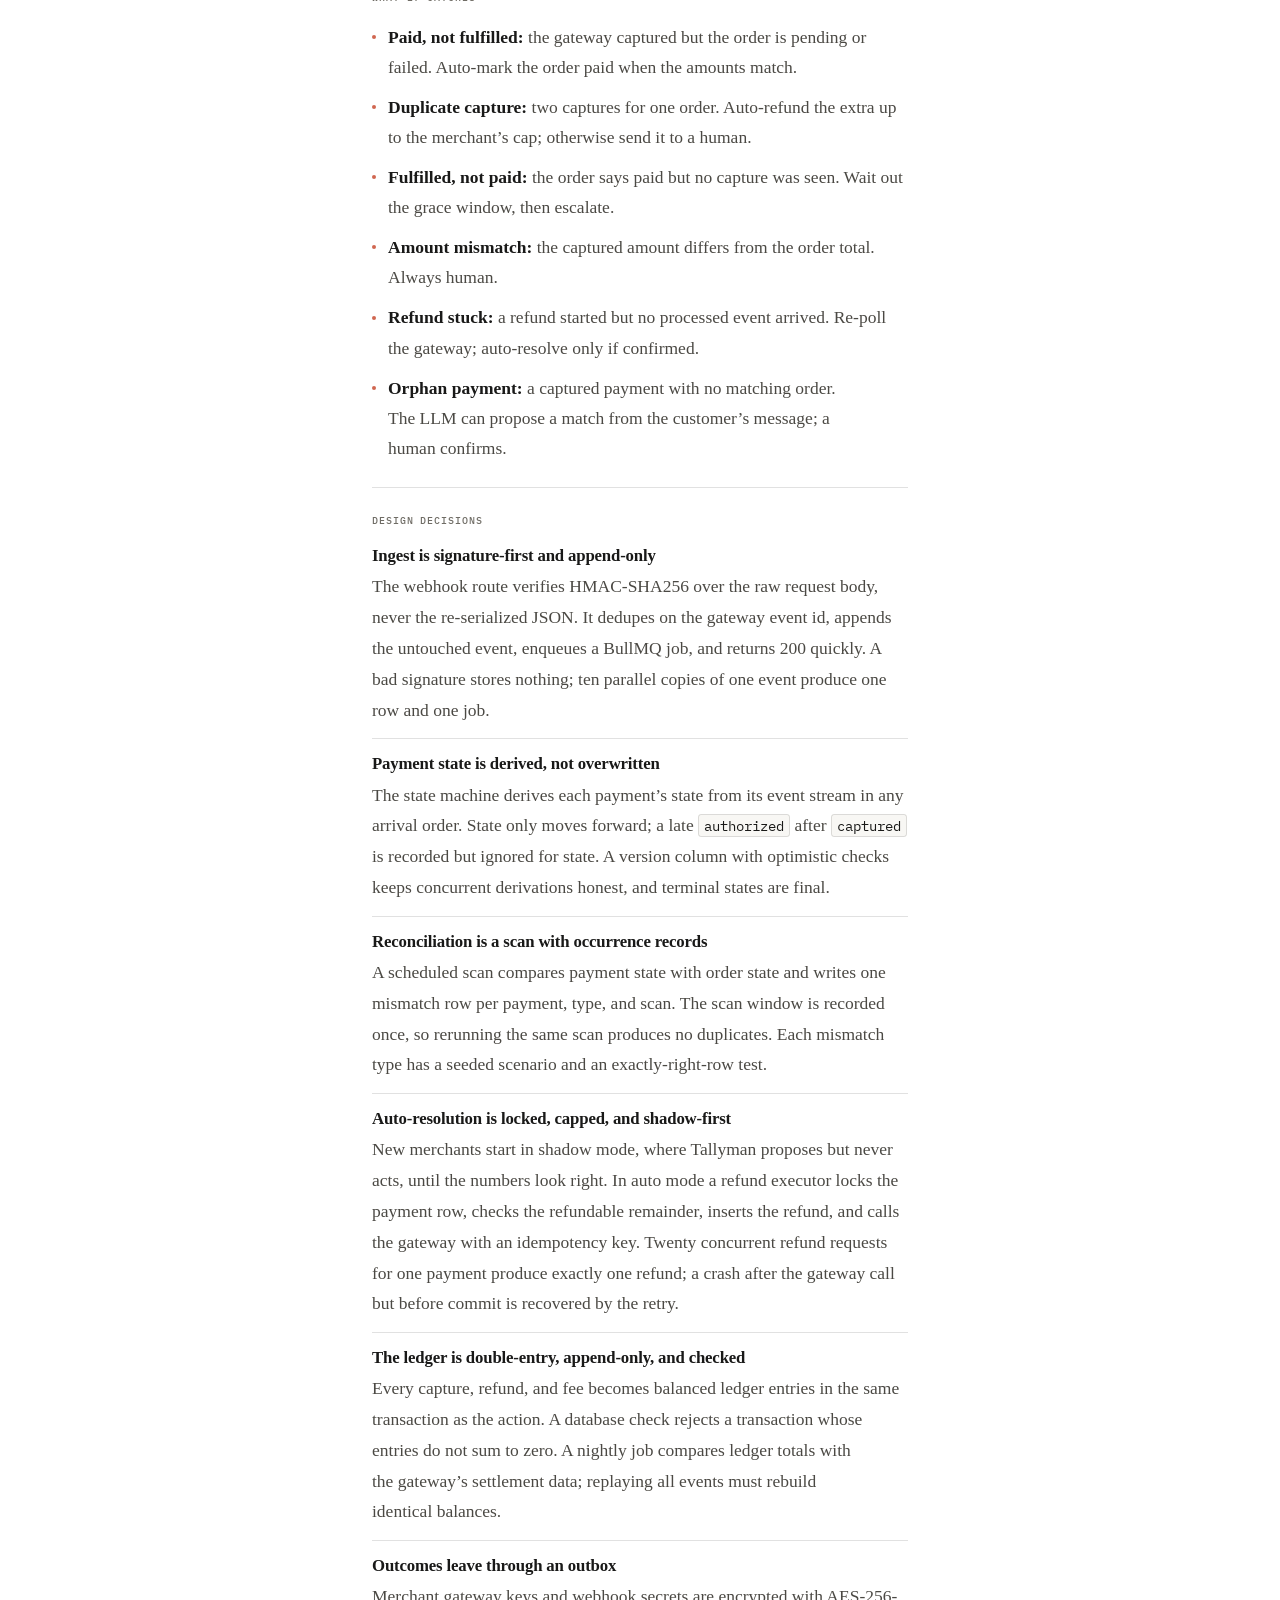
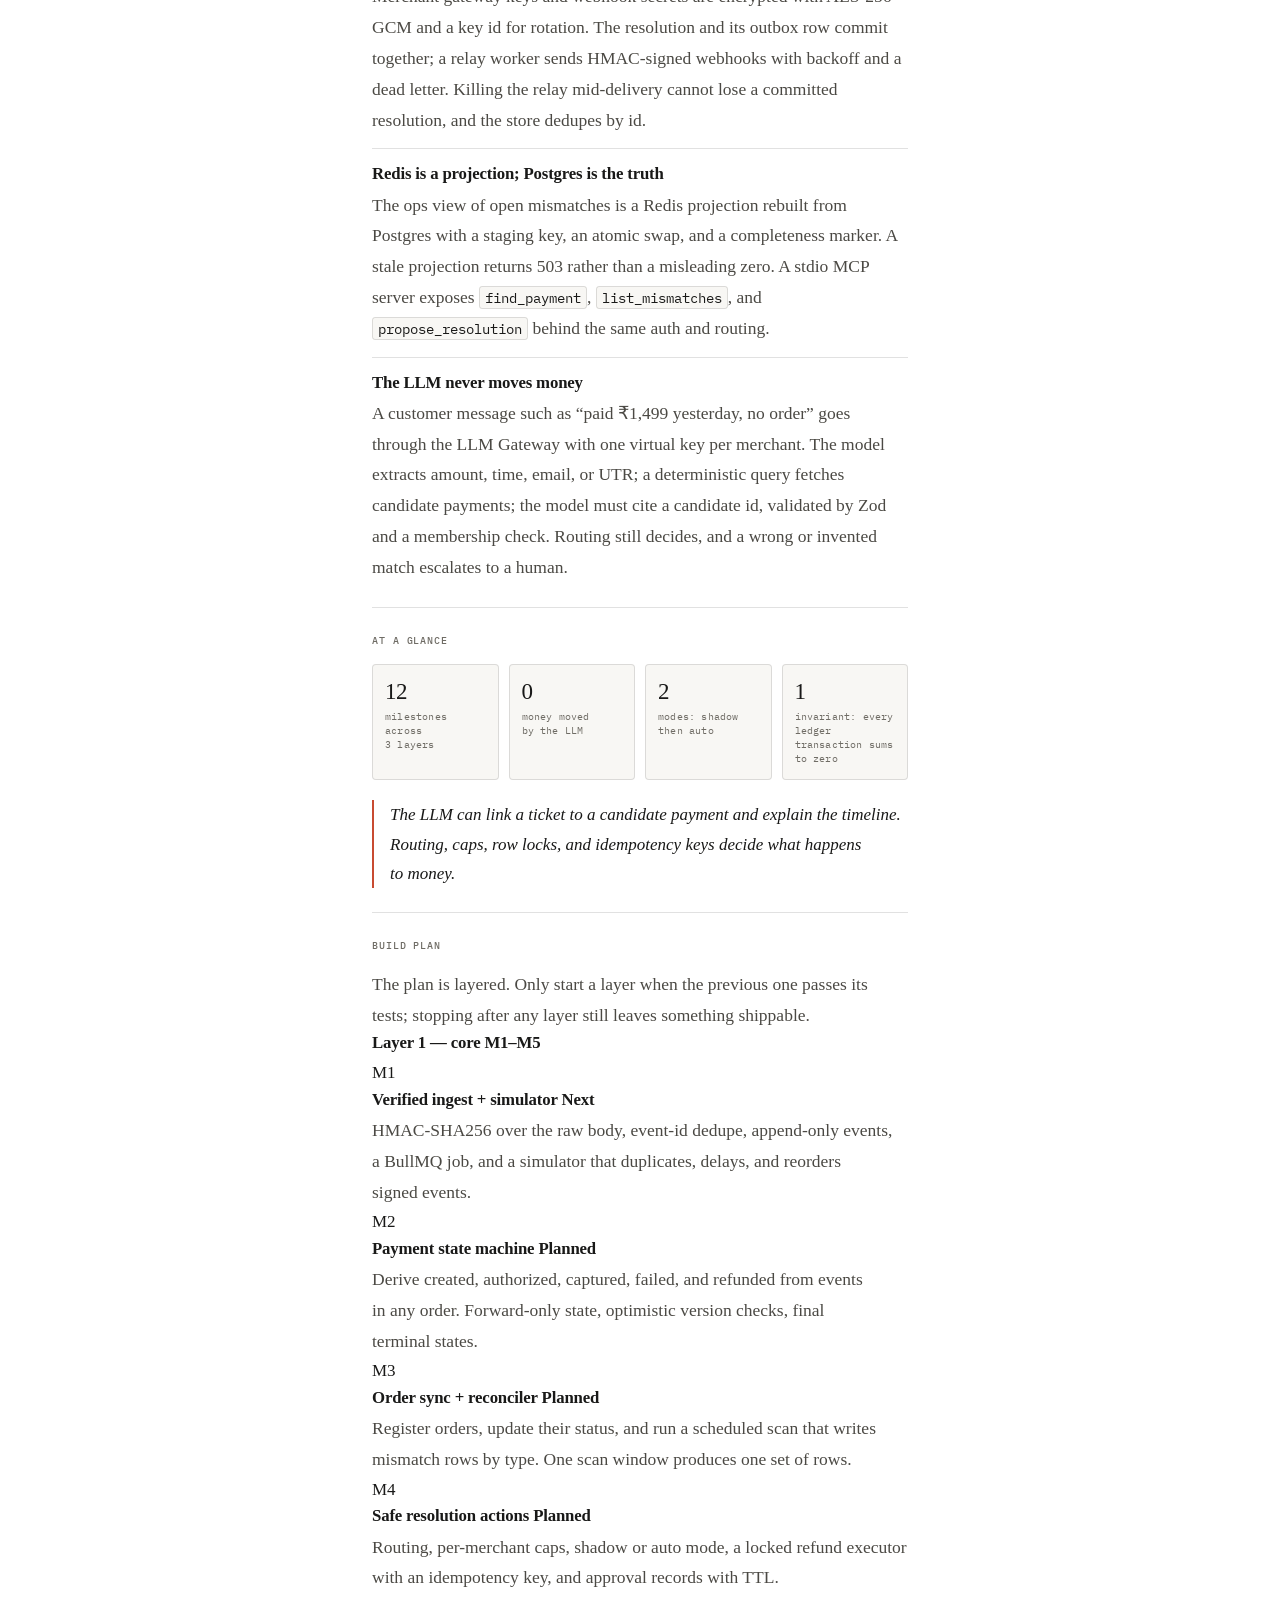
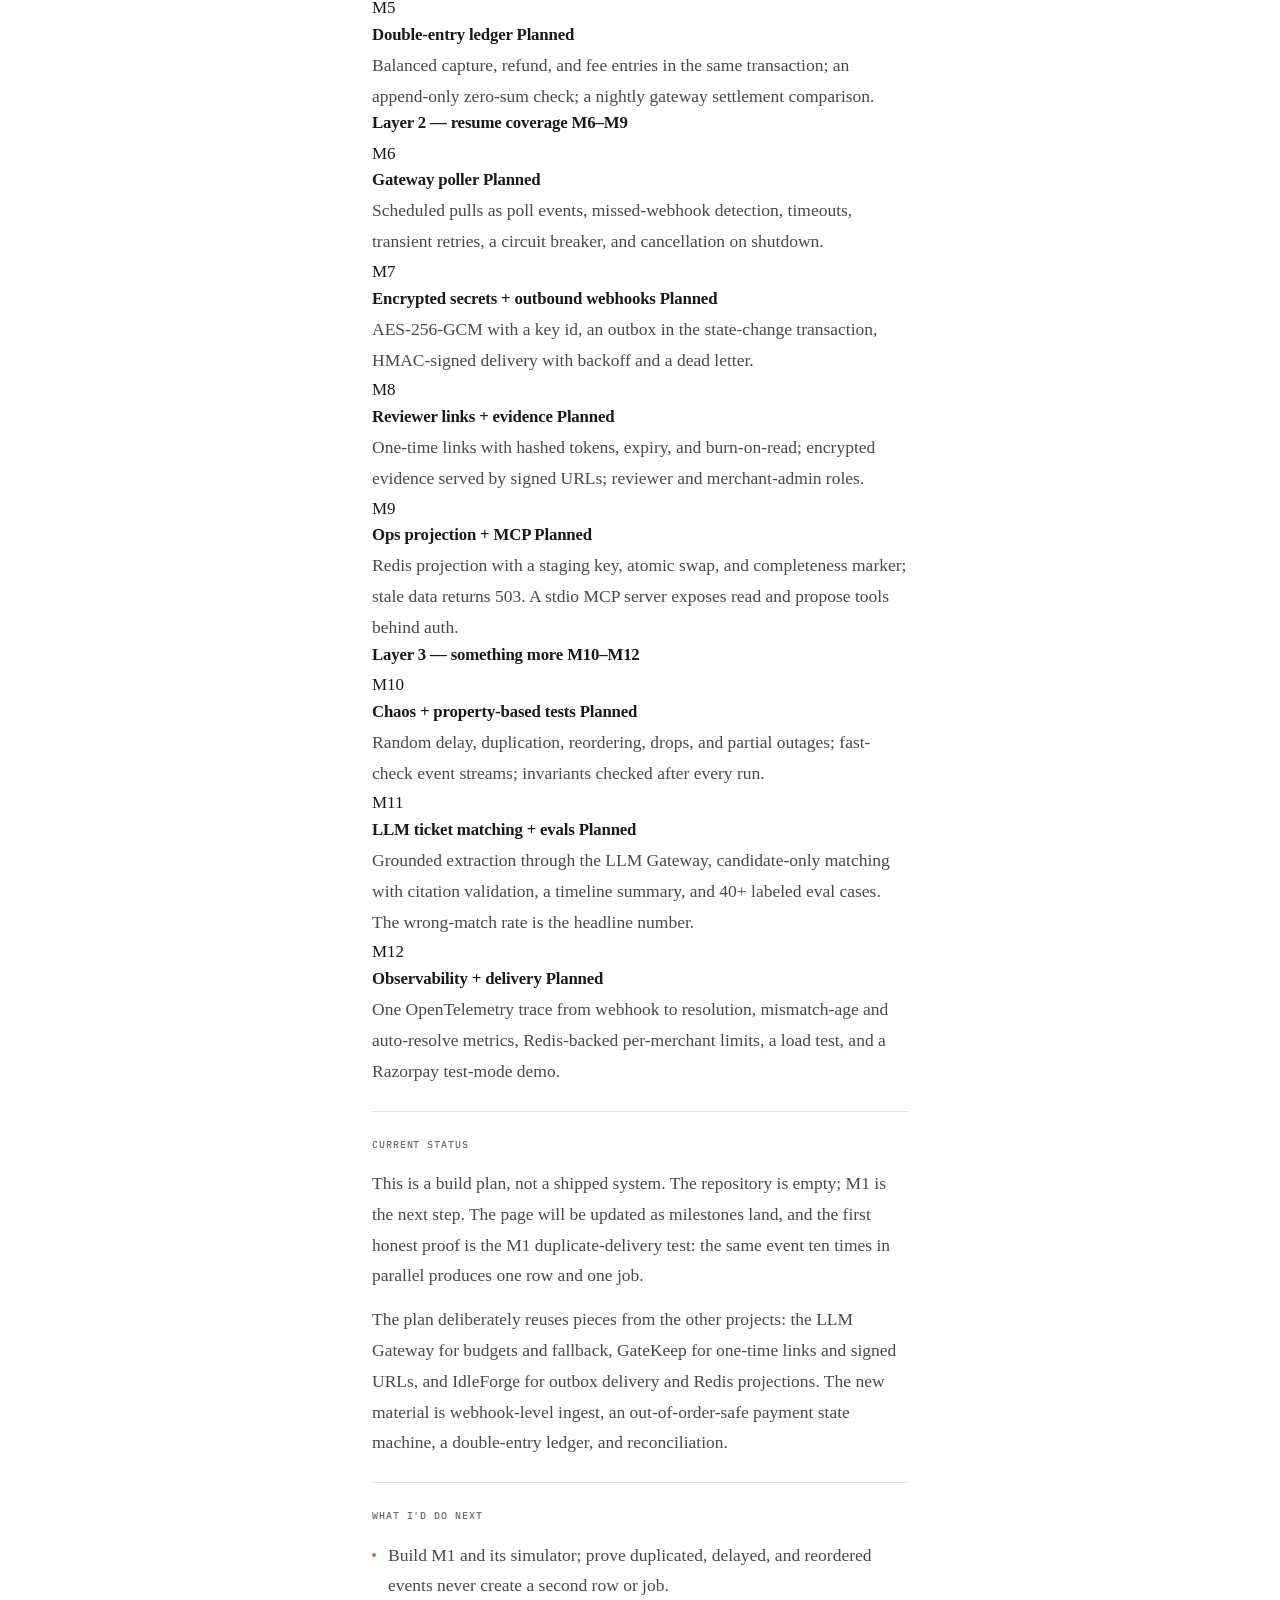
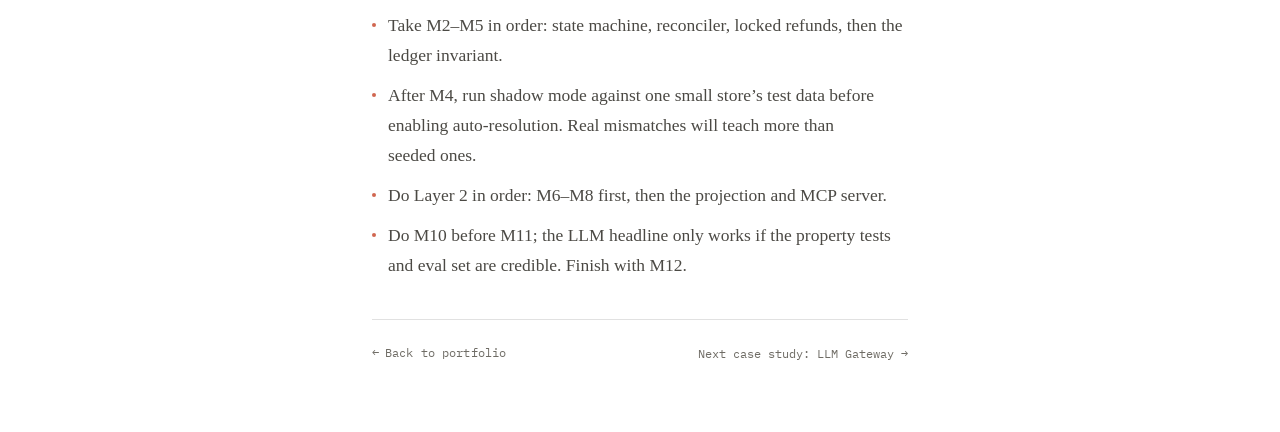
<file: work/tallyman.html>
<!DOCTYPE html>
<html lang="en">
<head>
<meta charset="UTF-8">
<meta name="viewport" content="width=device-width, initial-scale=1.0">
<title>Tallyman — Case study — Ankit Sinha</title>
<meta name="description" content="Tallyman is a payment reconciliation and refund-ops service for charged-but-unfulfilled orders: verified webhook ingest, an out-of-order-safe payment state machine, safe refunds, and a double-entry ledger.">
<meta name="author" content="Ankit Sinha">
<meta name="theme-color" content="#0a0a0a">
<meta property="og:type" content="article">
<meta property="og:title" content="Tallyman — Case study">
<meta property="og:description" content="Payment reconciliation and refund-ops for the charged-but-order-failed case. A 12-milestone build plan.">
<link rel="canonical" href="https://itsgintoki.github.io/web/work/tallyman.html">
<meta property="og:url" content="https://itsgintoki.github.io/web/work/tallyman.html">
<meta property="og:site_name" content="Ankit Sinha">
<link rel="icon" href="data:image/svg+xml,%3Csvg%20xmlns='http://www.w3.org/2000/svg'%20viewBox='0%200%2064%2064'%3E%3Crect%20width='64'%20height='64'%20rx='10'%20fill='%233547f5'/%3E%3Ctext%20x='32'%20y='42'%20text-anchor='middle'%20font-family='monospace'%20font-size='24'%20font-weight='700'%20fill='white'%3EAS%3C/text%3E%3C/svg%3E">
<link rel="preconnect" href="https://fonts.googleapis.com">
<link rel="preconnect" href="https://fonts.gstatic.com" crossorigin>
<link href="https://fonts.googleapis.com/css2?family=IBM+Plex+Mono:wght@400;500&family=Inter:wght@400;500;600&family=Space+Grotesk:wght@400;500;600;700&display=swap" rel="stylesheet">
<link rel="stylesheet" href="../assets/base.css">
<link rel="stylesheet" href="case-study.css">
</head>
<body>
<main class="page">
  <div class="topbar">
    <a class="back" href="../index.html"><span aria-hidden="true">&larr;</span> Ankit Sinha</a>
    <a class="site-mark" href="../index.html#projects">All projects</a>
  </div>

  <header class="case-header">
    <p class="eyebrow">Currently building / 04</p>
    <h1>Tallyman</h1>
    <p class="summary">A payment reconciliation and refund-ops service for the “charged, but the order failed” case. Verified ingest, an out-of-order-safe payment state machine, a reconciler, safe refunds, and a double-entry ledger. The plan is written; M1 is next.</p>
    <div class="tags">
      <span class="tag tag-status">Build plan · M1 next</span>
      <span class="tag">TypeScript</span>
      <span class="tag">Node.js</span>
      <span class="tag">Express</span>
      <span class="tag">PostgreSQL</span>
      <span class="tag">Drizzle</span>
      <span class="tag">Redis</span>
      <span class="tag">BullMQ</span>
      <span class="tag">Razorpay</span>
      <span class="tag">Supabase Storage</span>
      <span class="tag">Docker</span>
      <span class="tag">Vitest</span>
      <span class="tag">OpenTelemetry</span>
    </div>
  </header>

  <section class="case-section">
    <h2>The problem</h2>
    <p>A gateway debits the customer, then the store’s order stays pending or failed. Gateway webhooks arrive late, twice, out of order, or never, and small teams sort it out in spreadsheets. <a href="https://razorpay.com/docs/webhooks/validate-test/" target="_blank" rel="noopener">Razorpay’s webhook docs</a> say duplicate deliveries are expected, tell you to dedupe on the event id, and warn that events may not arrive in order. Every store rebuilds this logic badly.</p>
    <p>Tallyman records every signal from the gateway and the store, derives the true state of each payment, finds mismatches, auto-resolves the clear ones with safe idempotent actions, and routes the rest to a reviewer. The LLM helps match a customer’s support message to the right payment; it never moves money.</p>
  </section>

  <section class="case-section">
    <h2>How it fits together</h2>
    <pre class="diagram" aria-label="Tallyman architecture diagram">Store + gateway
  │  webhooks (raw body) · poller · order updates
  ▼
Ingest ── HMAC verify · event-id dedupe · append raw
  ▼
events (append-only) ──▶ payment state machine
                              │
                              ▼
                         reconciler
                    ┌─────────┼─────────┐
                    ▼         ▼         ▼
                 auto      human      wait
                 resolve   review     re-check
                    └─────────┼─────────┘
                              ▼
                    ledger + outbox
                    ├─ double-entry, zero-sum invariants
                    └─ HMAC-signed webhook to the store
                              │
              Redis projection · MCP · LLM ticket matching</pre>
    <p>Each layer has one job. Ingest trusts nothing until the signature passes. The state machine ignores arrival order. The reconciler compares derived payment state with order state. Resolution actions are locked, capped, and idempotent. The ledger and outbox are written in the same transaction as the action.</p>
  </section>

  <section class="case-section">
    <h2>What it catches</h2>
    <ul>
      <li><strong>Paid, not fulfilled:</strong> the gateway captured but the order is pending or failed. Auto-mark the order paid when the amounts match.</li>
      <li><strong>Duplicate capture:</strong> two captures for one order. Auto-refund the extra up to the merchant’s cap; otherwise send it to a human.</li>
      <li><strong>Fulfilled, not paid:</strong> the order says paid but no capture was seen. Wait out the grace window, then escalate.</li>
      <li><strong>Amount mismatch:</strong> the captured amount differs from the order total. Always human.</li>
      <li><strong>Refund stuck:</strong> a refund started but no processed event arrived. Re-poll the gateway; auto-resolve only if confirmed.</li>
      <li><strong>Orphan payment:</strong> a captured payment with no matching order. The LLM can propose a match from the customer’s message; a human confirms.</li>
    </ul>
  </section>

  <section class="case-section">
    <h2>Design decisions</h2>

    <div class="decision">
      <h3>Ingest is signature-first and append-only</h3>
      <p>The webhook route verifies HMAC-SHA256 over the raw request body, never the re-serialized JSON. It dedupes on the gateway event id, appends the untouched event, enqueues a BullMQ job, and returns 200 quickly. A bad signature stores nothing; ten parallel copies of one event produce one row and one job.</p>
    </div>

    <div class="decision">
      <h3>Payment state is derived, not overwritten</h3>
      <p>The state machine derives each payment’s state from its event stream in any arrival order. State only moves forward; a late <code>authorized</code> after <code>captured</code> is recorded but ignored for state. A version column with optimistic checks keeps concurrent derivations honest, and terminal states are final.</p>
    </div>

    <div class="decision">
      <h3>Reconciliation is a scan with occurrence records</h3>
      <p>A scheduled scan compares payment state with order state and writes one mismatch row per payment, type, and scan. The scan window is recorded once, so rerunning the same scan produces no duplicates. Each mismatch type has a seeded scenario and an exactly-right-row test.</p>
    </div>

    <div class="decision">
      <h3>Auto-resolution is locked, capped, and shadow-first</h3>
      <p>New merchants start in shadow mode, where Tallyman proposes but never acts, until the numbers look right. In auto mode a refund executor locks the payment row, checks the refundable remainder, inserts the refund, and calls the gateway with an idempotency key. Twenty concurrent refund requests for one payment produce exactly one refund; a crash after the gateway call but before commit is recovered by the retry.</p>
    </div>

    <div class="decision">
      <h3>The ledger is double-entry, append-only, and checked</h3>
      <p>Every capture, refund, and fee becomes balanced ledger entries in the same transaction as the action. A database check rejects a transaction whose entries do not sum to zero. A nightly job compares ledger totals with the gateway’s settlement data; replaying all events must rebuild identical balances.</p>
    </div>

    <div class="decision">
      <h3>Outcomes leave through an outbox</h3>
      <p>Merchant gateway keys and webhook secrets are encrypted with AES-256-GCM and a key id for rotation. The resolution and its outbox row commit together; a relay worker sends HMAC-signed webhooks with backoff and a dead letter. Killing the relay mid-delivery cannot lose a committed resolution, and the store dedupes by id.</p>
    </div>

    <div class="decision">
      <h3>Redis is a projection; Postgres is the truth</h3>
      <p>The ops view of open mismatches is a Redis projection rebuilt from Postgres with a staging key, an atomic swap, and a completeness marker. A stale projection returns 503 rather than a misleading zero. A stdio MCP server exposes <code>find_payment</code>, <code>list_mismatches</code>, and <code>propose_resolution</code> behind the same auth and routing.</p>
    </div>

    <div class="decision">
      <h3>The LLM never moves money</h3>
      <p>A customer message such as “paid ₹1,499 yesterday, no order” goes through the LLM Gateway with one virtual key per merchant. The model extracts amount, time, email, or UTR; a deterministic query fetches candidate payments; the model must cite a candidate id, validated by Zod and a membership check. Routing still decides, and a wrong or invented match escalates to a human.</p>
    </div>
  </section>

  <section class="case-section">
    <h2>At a glance</h2>
    <div class="metrics">
      <div class="metric"><strong>12</strong><span>milestones across<br>3 layers</span></div>
      <div class="metric"><strong>0</strong><span>money moved<br>by the LLM</span></div>
      <div class="metric"><strong>2</strong><span>modes: shadow<br>then auto</span></div>
      <div class="metric"><strong>1</strong><span>invariant: every ledger<br>transaction sums to zero</span></div>
    </div>
    <p class="callout">The LLM can link a ticket to a candidate payment and explain the timeline. Routing, caps, row locks, and idempotency keys decide what happens to money.</p>
  </section>

  <section class="case-section">
    <h2>Build plan</h2>
    <p>The plan is layered. Only start a layer when the previous one passes its tests; stopping after any layer still leaves something shippable.</p>

    <h3>Layer 1 — core <span class="roadmap-status">M1–M5</span></h3>
    <div class="roadmap">
      <div class="roadmap-row next">
        <span class="roadmap-milestone">M1</span>
        <div class="roadmap-copy">
          <h3>Verified ingest + simulator <span class="roadmap-status">Next</span></h3>
          <p>HMAC-SHA256 over the raw body, event-id dedupe, append-only events, a BullMQ job, and a simulator that duplicates, delays, and reorders signed events.</p>
        </div>
      </div>
      <div class="roadmap-row">
        <span class="roadmap-milestone">M2</span>
        <div class="roadmap-copy">
          <h3>Payment state machine <span class="roadmap-status">Planned</span></h3>
          <p>Derive created, authorized, captured, failed, and refunded from events in any order. Forward-only state, optimistic version checks, final terminal states.</p>
        </div>
      </div>
      <div class="roadmap-row">
        <span class="roadmap-milestone">M3</span>
        <div class="roadmap-copy">
          <h3>Order sync + reconciler <span class="roadmap-status">Planned</span></h3>
          <p>Register orders, update their status, and run a scheduled scan that writes mismatch rows by type. One scan window produces one set of rows.</p>
        </div>
      </div>
      <div class="roadmap-row">
        <span class="roadmap-milestone">M4</span>
        <div class="roadmap-copy">
          <h3>Safe resolution actions <span class="roadmap-status">Planned</span></h3>
          <p>Routing, per-merchant caps, shadow or auto mode, a locked refund executor with an idempotency key, and approval records with TTL.</p>
        </div>
      </div>
      <div class="roadmap-row">
        <span class="roadmap-milestone">M5</span>
        <div class="roadmap-copy">
          <h3>Double-entry ledger <span class="roadmap-status">Planned</span></h3>
          <p>Balanced capture, refund, and fee entries in the same transaction; an append-only zero-sum check; a nightly gateway settlement comparison.</p>
        </div>
      </div>
    </div>

    <h3>Layer 2 — resume coverage <span class="roadmap-status">M6–M9</span></h3>
    <div class="roadmap">
      <div class="roadmap-row">
        <span class="roadmap-milestone">M6</span>
        <div class="roadmap-copy">
          <h3>Gateway poller <span class="roadmap-status">Planned</span></h3>
          <p>Scheduled pulls as poll events, missed-webhook detection, timeouts, transient retries, a circuit breaker, and cancellation on shutdown.</p>
        </div>
      </div>
      <div class="roadmap-row">
        <span class="roadmap-milestone">M7</span>
        <div class="roadmap-copy">
          <h3>Encrypted secrets + outbound webhooks <span class="roadmap-status">Planned</span></h3>
          <p>AES-256-GCM with a key id, an outbox in the state-change transaction, HMAC-signed delivery with backoff and a dead letter.</p>
        </div>
      </div>
      <div class="roadmap-row">
        <span class="roadmap-milestone">M8</span>
        <div class="roadmap-copy">
          <h3>Reviewer links + evidence <span class="roadmap-status">Planned</span></h3>
          <p>One-time links with hashed tokens, expiry, and burn-on-read; encrypted evidence served by signed URLs; reviewer and merchant-admin roles.</p>
        </div>
      </div>
      <div class="roadmap-row">
        <span class="roadmap-milestone">M9</span>
        <div class="roadmap-copy">
          <h3>Ops projection + MCP <span class="roadmap-status">Planned</span></h3>
          <p>Redis projection with a staging key, atomic swap, and completeness marker; stale data returns 503. A stdio MCP server exposes read and propose tools behind auth.</p>
        </div>
      </div>
    </div>

    <h3>Layer 3 — something more <span class="roadmap-status">M10–M12</span></h3>
    <div class="roadmap">
      <div class="roadmap-row">
        <span class="roadmap-milestone">M10</span>
        <div class="roadmap-copy">
          <h3>Chaos + property-based tests <span class="roadmap-status">Planned</span></h3>
          <p>Random delay, duplication, reordering, drops, and partial outages; fast-check event streams; invariants checked after every run.</p>
        </div>
      </div>
      <div class="roadmap-row">
        <span class="roadmap-milestone">M11</span>
        <div class="roadmap-copy">
          <h3>LLM ticket matching + evals <span class="roadmap-status">Planned</span></h3>
          <p>Grounded extraction through the LLM Gateway, candidate-only matching with citation validation, a timeline summary, and 40+ labeled eval cases. The wrong-match rate is the headline number.</p>
        </div>
      </div>
      <div class="roadmap-row">
        <span class="roadmap-milestone">M12</span>
        <div class="roadmap-copy">
          <h3>Observability + delivery <span class="roadmap-status">Planned</span></h3>
          <p>One OpenTelemetry trace from webhook to resolution, mismatch-age and auto-resolve metrics, Redis-backed per-merchant limits, a load test, and a Razorpay test-mode demo.</p>
        </div>
      </div>
    </div>
  </section>

  <section class="case-section">
    <h2>Current status</h2>
    <p>This is a build plan, not a shipped system. The repository is empty; M1 is the next step. The page will be updated as milestones land, and the first honest proof is the M1 duplicate-delivery test: the same event ten times in parallel produces one row and one job.</p>
    <p>The plan deliberately reuses pieces from the other projects: the LLM Gateway for budgets and fallback, GateKeep for one-time links and signed URLs, and IdleForge for outbox delivery and Redis projections. The new material is webhook-level ingest, an out-of-order-safe payment state machine, a double-entry ledger, and reconciliation.</p>
  </section>

  <section class="case-section">
    <h2>What I'd do next</h2>
    <ul>
      <li>Build M1 and its simulator; prove duplicated, delayed, and reordered events never create a second row or job.</li>
      <li>Take M2–M5 in order: state machine, reconciler, locked refunds, then the ledger invariant.</li>
      <li>After M4, run shadow mode against one small store’s test data before enabling auto-resolution. Real mismatches will teach more than seeded ones.</li>
      <li>Do Layer 2 in order: M6–M8 first, then the projection and MCP server.</li>
      <li>Do M10 before M11; the LLM headline only works if the property tests and eval set are credible. Finish with M12.</li>
    </ul>
  </section>

  <footer class="case-footer">
    <a class="back" href="../index.html"><span aria-hidden="true">&larr;</span> Back to portfolio</a>
    <a class="next" href="llm-gateway.html">Next case study: LLM Gateway <span aria-hidden="true">&rarr;</span></a>
  </footer>
</main>
</body>
</html>
</file>
<file: assets/base.css>
:root{
    color-scheme:light dark;
    --bg:#ffffff;
    --bg-soft:#f8f7f4;
    --surface:#f5f3ee;
    --surface-hover:#ece9e2;
    --text:#191918;
    --muted:#4b4944;
    --dim:#6f6c65;
    --line:rgba(25,25,24,0.13);
    --line-strong:rgba(25,25,24,0.24);
    --rule:rgba(25,25,24,0.26);
    --accent:#c84b31;
    --accent-soft:#b84027;
    --green:#1f7a3f;
    --green-soft:#1f7a3f;
    --pill-bg:rgba(25,25,24,0.035);
    --pill-border:rgba(25,25,24,0.16);
    --toggle-hover:rgba(25,25,24,0.06);
    --diagram-node:#c7c1b5;
    --diagram-arrow:#747068;
    --diagram-text:#272623;
    --diagram-text-strong:#191918;
    --diagram-accent:#c84b31;
    --diagram-surface:#faf9f6;
    --diagram-code:#272623;
    --sans:'Source Serif 4', ui-serif, Georgia, 'Times New Roman', serif;
    --display:'Source Serif 4', ui-serif, Georgia, 'Times New Roman', serif;
    --mono:'IBM Plex Mono', ui-monospace, SFMono-Regular, Menlo, monospace;
  }
  @media (prefers-color-scheme:dark){
    :root:not([data-theme="light"]){
      color-scheme:dark;
      --bg:#0d0d0c;
      --bg-soft:#141412;
      --surface:#181815;
      --surface-hover:#20201c;
      --text:#ece9e1;
      --muted:#b7b1a6;
      --dim:#918b80;
      --line:rgba(236,233,225,0.13);
      --line-strong:rgba(236,233,225,0.24);
      --rule:rgba(236,233,225,0.28);
      --accent:#e06b50;
      --accent-soft:#e06b50;
      --green:#56d364;
      --green-soft:#8fd6a9;
      --pill-bg:rgba(236,233,225,0.045);
      --pill-border:rgba(236,233,225,0.16);
      --toggle-hover:rgba(236,233,225,0.08);
      --diagram-node:#3b3833;
      --diagram-arrow:#878176;
      --diagram-text:#d7d0c4;
      --diagram-text-strong:#ece9e1;
      --diagram-accent:#e06b50;
      --diagram-surface:#131311;
      --diagram-code:#d2ccc0;
    }
  }
  :root[data-theme="light"]{
    color-scheme:light;
  }
  :root[data-theme="dark"]{
    color-scheme:dark;
    --bg:#0d0d0c;
    --bg-soft:#141412;
    --surface:#181815;
    --surface-hover:#20201c;
    --text:#ece9e1;
    --muted:#b7b1a6;
    --dim:#918b80;
    --line:rgba(236,233,225,0.13);
    --line-strong:rgba(236,233,225,0.24);
    --rule:rgba(236,233,225,0.28);
    --accent:#e06b50;
    --accent-soft:#e06b50;
    --green:#56d364;
    --green-soft:#8fd6a9;
    --pill-bg:rgba(236,233,225,0.045);
    --pill-border:rgba(236,233,225,0.16);
    --toggle-hover:rgba(236,233,225,0.08);
    --diagram-node:#3b3833;
    --diagram-arrow:#878176;
    --diagram-text:#d7d0c4;
    --diagram-text-strong:#ece9e1;
    --diagram-accent:#e06b50;
    --diagram-surface:#131311;
    --diagram-code:#d2ccc0;
  }
  *{margin:0;padding:0;box-sizing:border-box;}
  html{scroll-behavior:smooth;-webkit-text-size-adjust:100%;}
  body{
    background:var(--bg);
    color:var(--text);
    font-family:var(--sans);
    font-optical-sizing:auto;
    font-size:17px;
    -webkit-font-smoothing:antialiased;
    overflow-x:hidden;
    transition:background-color .2s ease,color .2s ease;
  }
  ::selection{background:rgba(200,75,49,.2);color:var(--text);}
  @media (prefers-color-scheme:dark){
    :root:not([data-theme="light"]) ::selection{background:rgba(224,107,80,.28);}
  }
  :root[data-theme="dark"] ::selection{background:rgba(224,107,80,.28);}
  a{color:inherit;}
  button{font:inherit;}
  img{max-width:100%;}
  :focus-visible{outline:1.5px solid var(--accent);outline-offset:3px;border-radius:2px;}
  .sr-only{
    position:absolute;width:1px;height:1px;padding:0;margin:-1px;
    overflow:hidden;clip:rect(0,0,0,0);white-space:nowrap;border:0;
  }
</file>
<file: work/case-study.css>
/* Tokens, reset, and shared elements live in ../assets/base.css. */
body{line-height:1.74;}

.read-progress{
  position:fixed;top:0;left:0;right:0;height:1.5px;z-index:30;
  background:var(--accent);transform:scaleX(0);transform-origin:0 50%;
  opacity:.78;pointer-events:none;
}

.page{max-width:36.5rem;margin:0 auto;padding:clamp(36px,6vh,72px) 24px 68px;}
.topbar{
  display:flex;justify-content:space-between;align-items:center;gap:16px;
  margin-bottom:clamp(36px,6vh,56px);
}
.back{
  display:inline-flex;align-items:center;gap:6px;
  color:var(--dim);font-family:var(--mono);font-size:11.5px;line-height:1.4;
  letter-spacing:.01em;text-decoration:none;
  transition:color .16s ease;
}
.back:hover{color:var(--text);}
.theme-toggle{
  width:36px;height:36px;display:grid;place-items:center;
  border:1px solid transparent;border-radius:999px;
  background:transparent;color:var(--dim);cursor:pointer;
  transition:background-color .16s ease,color .16s ease,border-color .16s ease;
}
.theme-toggle:hover{
  background:var(--toggle-hover);color:var(--text);border-color:var(--line-strong);
}
.theme-toggle .icon-sun{display:none;}
.theme-toggle .icon-moon{display:block;}
@media (prefers-color-scheme:dark){
  :root:not([data-theme="light"]) .theme-toggle .icon-sun{display:block;}
  :root:not([data-theme="light"]) .theme-toggle .icon-moon{display:none;}
}
:root[data-theme="dark"] .theme-toggle .icon-sun{display:block;}
:root[data-theme="dark"] .theme-toggle .icon-moon{display:none;}

.case-header{padding-bottom:30px;border-bottom:1px solid var(--line);}
.eyebrow{
  display:inline-flex;align-items:center;gap:8px;
  color:var(--accent);font-family:var(--mono);font-size:10.5px;
  letter-spacing:.06em;text-transform:uppercase;margin-bottom:10px;
}
.eyebrow::before{
  content:"";width:5px;height:5px;border-radius:50%;
  background:var(--accent);flex:none;
}
h1{
  font-family:var(--display);
  font-size:clamp(2.15rem,2.2vw + 1.45rem,2.85rem);
  line-height:1.08;letter-spacing:-.025em;font-weight:400;
  color:var(--text);
}
.summary{
  margin-top:16px;color:var(--ink, var(--text));opacity:.88;
  font-size:clamp(16.5px,0.3vw + 15.5px,18px);line-height:1.72;
  text-wrap:pretty;
}
.stack-line{
  margin-top:16px;color:var(--dim);font-family:var(--mono);
  font-size:11px;line-height:1.65;letter-spacing:.01em;
}
.links{display:flex;flex-wrap:wrap;gap:18px;margin-top:18px;}
.links a{
  color:var(--text);font-size:15.5px;
  text-decoration-line:underline;text-decoration-color:var(--rule);
  text-decoration-thickness:1px;text-underline-offset:.26em;
  transition:text-decoration-color .16s ease;
}
.links a:hover{text-decoration-color:var(--text);}

.case-section{padding:24px 0;border-bottom:1px solid var(--line);}
.case-section:last-of-type{border-bottom:0;padding-bottom:10px;}
h2{
  color:var(--dim);font-family:var(--mono);font-size:10px;font-weight:500;
  letter-spacing:.09em;text-transform:uppercase;margin-bottom:15px;
}
h3{
  font-family:var(--display);font-size:1.05rem;font-weight:600;
  line-height:1.38;letter-spacing:-.01em;margin-bottom:4px;color:var(--text);
}
p{color:var(--muted);font-size:clamp(16.5px,0.25vw + 15.6px,17.5px);line-height:1.76;text-wrap:pretty;}
p + p{margin-top:13px;}
ul{list-style:none;margin-top:4px;}
li{
  position:relative;padding-left:16px;margin-top:10px;
  color:var(--muted);font-size:clamp(16.5px,0.25vw + 15.6px,17.5px);line-height:1.72;text-wrap:pretty;
}
li::before{
  content:"";position:absolute;left:0;top:.75em;
  width:4px;height:4px;border-radius:50%;background:var(--accent);opacity:.85;
}
li strong, p strong{color:var(--text);font-weight:600;}
code{
  padding:1px 5px;border:1px solid var(--line);border-radius:3px;
  background:var(--bg-soft);color:var(--text);font-family:var(--mono);
  font-size:.82em;
}
.diagram{
  overflow:auto;margin-top:18px;padding:18px;
  border:1px solid var(--line);border-radius:4px;background:var(--diagram-surface);
  color:var(--diagram-code);font-family:var(--mono);
  font-size:11.5px;line-height:1.68;white-space:pre;
}
.diagram + p{margin-top:16px;}
.state-diagram{
  overflow:auto;margin-top:18px;padding:18px 16px 16px;
  border:1px solid var(--line);border-radius:4px;background:var(--diagram-surface);
}
.state-diagram svg{display:block;width:100%;height:auto;}
.diagram-node{fill:var(--bg);stroke:var(--diagram-node);}
.diagram-node-active{fill:var(--bg);stroke:var(--diagram-accent);}
.diagram-label{fill:var(--diagram-text);}
.diagram-label-strong{fill:var(--diagram-text-strong);}
.diagram-edge{stroke:var(--diagram-arrow);}
.diagram-edge-head{fill:var(--diagram-arrow);}
.diagram-callout{fill:var(--diagram-accent);}
.diagram-caption{
  margin-top:12px;color:var(--dim);font-family:var(--mono);font-size:11px;
  line-height:1.62;letter-spacing:.005em;
}
.decision{padding:13px 0;border-bottom:1px solid var(--line);}
.decision:first-of-type{padding-top:0;}
.decision:last-child{border-bottom:0;padding-bottom:0;}
.metrics{
  display:grid;grid-template-columns:repeat(4,minmax(0,1fr));gap:10px;
  margin-top:6px;
}
.metric{
  padding:14px 12px;border:1px solid var(--line);border-radius:4px;
  background:var(--bg-soft);
}
.metric strong{
  display:block;color:var(--text);font-family:var(--display);
  font-size:23px;font-weight:400;line-height:1.1;
  font-variant-numeric:tabular-nums;letter-spacing:-.02em;
}
.metric span{
  display:block;margin-top:6px;color:var(--dim);
  font-family:var(--mono);font-size:9.5px;line-height:1.45;
  letter-spacing:.02em;
}
.callout{
  margin-top:20px;padding-left:16px;border-left:2px solid var(--accent);
  color:var(--text);font-size:17px;font-style:italic;line-height:1.72;
}
.callout + p{margin-top:14px;}

.case-footer{
  display:flex;justify-content:space-between;align-items:center;gap:16px;
  margin-top:28px;padding-top:24px;border-top:1px solid var(--line);
}
.case-footer a{
  color:var(--dim);font-family:var(--mono);font-size:11.5px;
  text-decoration-line:underline;text-decoration-color:transparent;
  text-underline-offset:.25em;
  transition:color .16s ease,text-decoration-color .16s ease;
}
.case-footer a:hover{color:var(--text);text-decoration-color:var(--rule);}
.case-footer .next{text-align:right;}

@media(max-width:600px){
  body{font-size:16px;}
  .page{padding:32px 20px 56px;}
  .topbar{margin-bottom:34px;}
  .case-header{padding-bottom:24px;}
  h1{font-size:clamp(1.95rem,8.6vw,2.4rem);}
  .summary{font-size:16px;line-height:1.68;}
  p,li{font-size:15.5px;line-height:1.7;}
  .case-section{padding:26px 0;}
  .diagram{padding:14px 12px;font-size:clamp(8.5px,2.3vw,11px);line-height:1.58;}
  .state-diagram{padding:14px 10px;}
  .metrics{grid-template-columns:repeat(2,minmax(0,1fr));}
  .case-footer{flex-direction:column;align-items:flex-start;gap:12px;}
  .case-footer .next{text-align:left;}
}
@media(prefers-reduced-motion:reduce){
  html{scroll-behavior:auto;}
  *,*::before,*::after{transition:none !important;}
}
</file>
